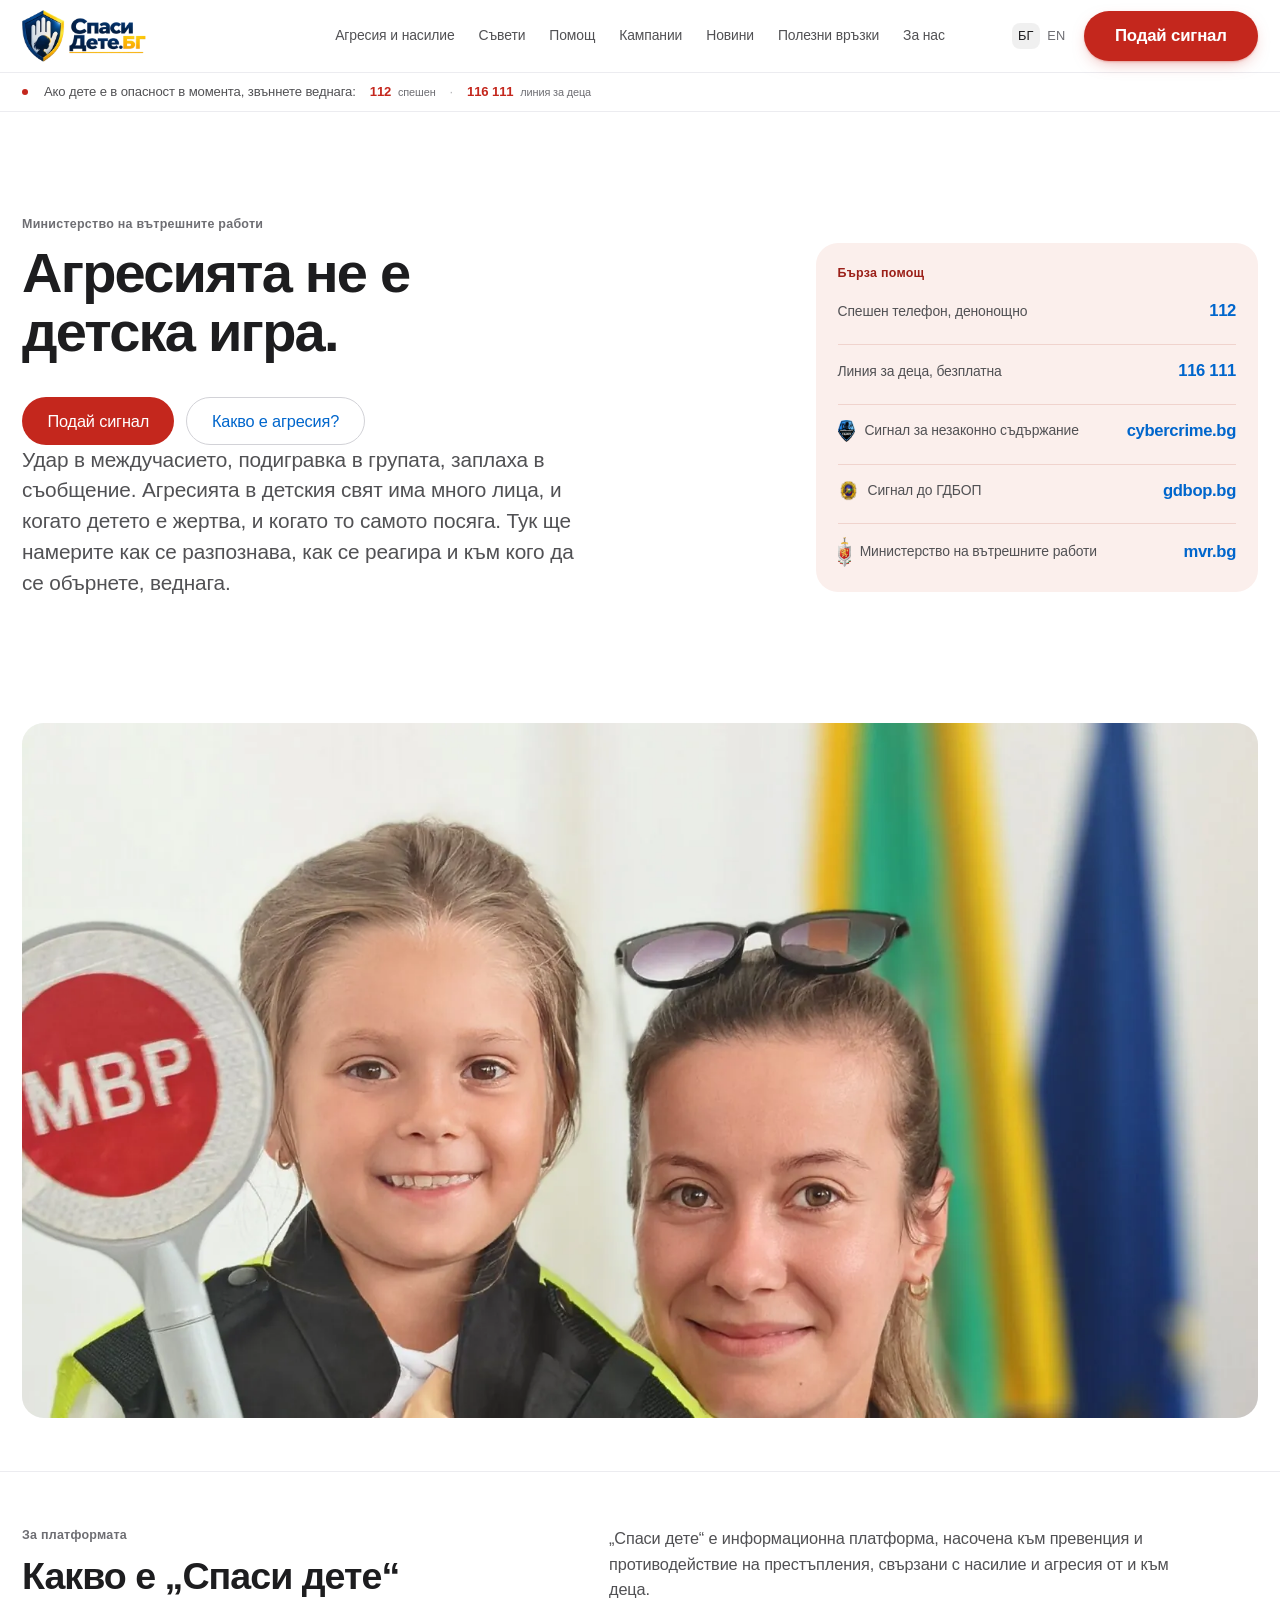
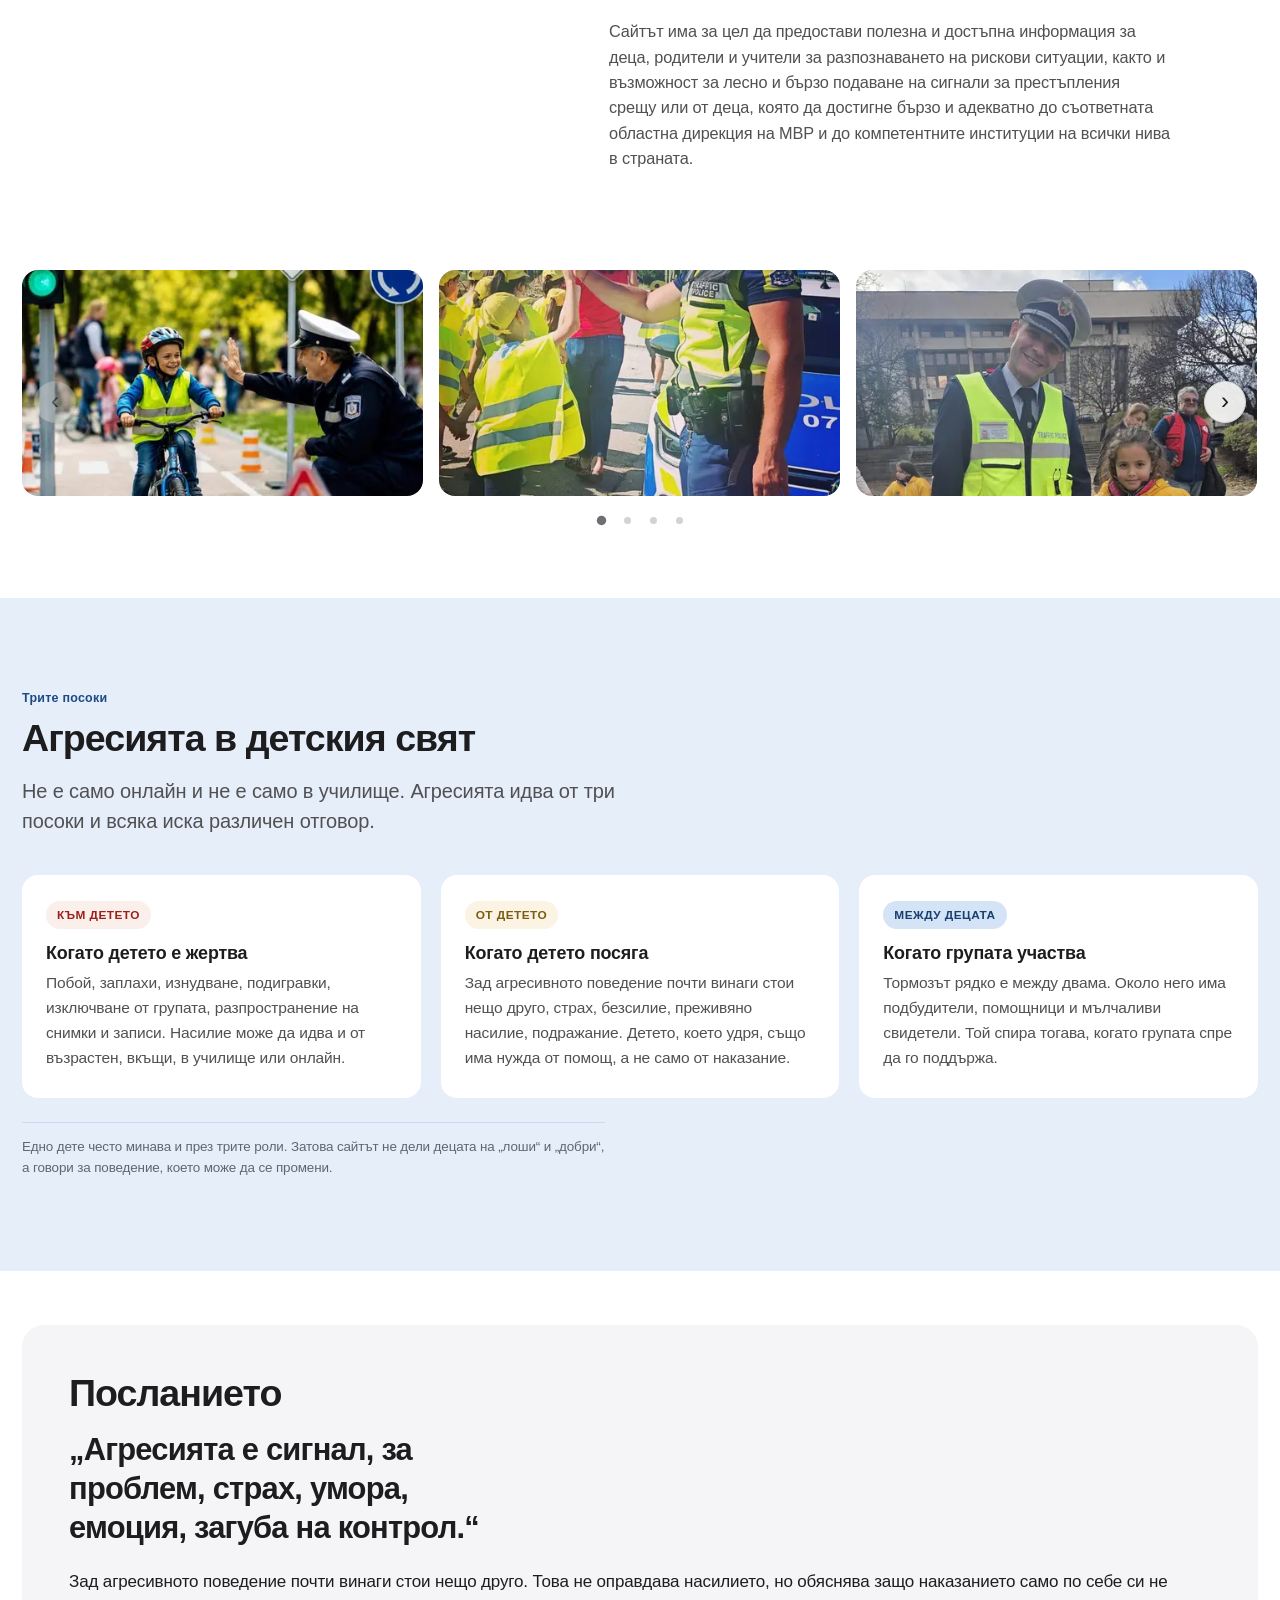
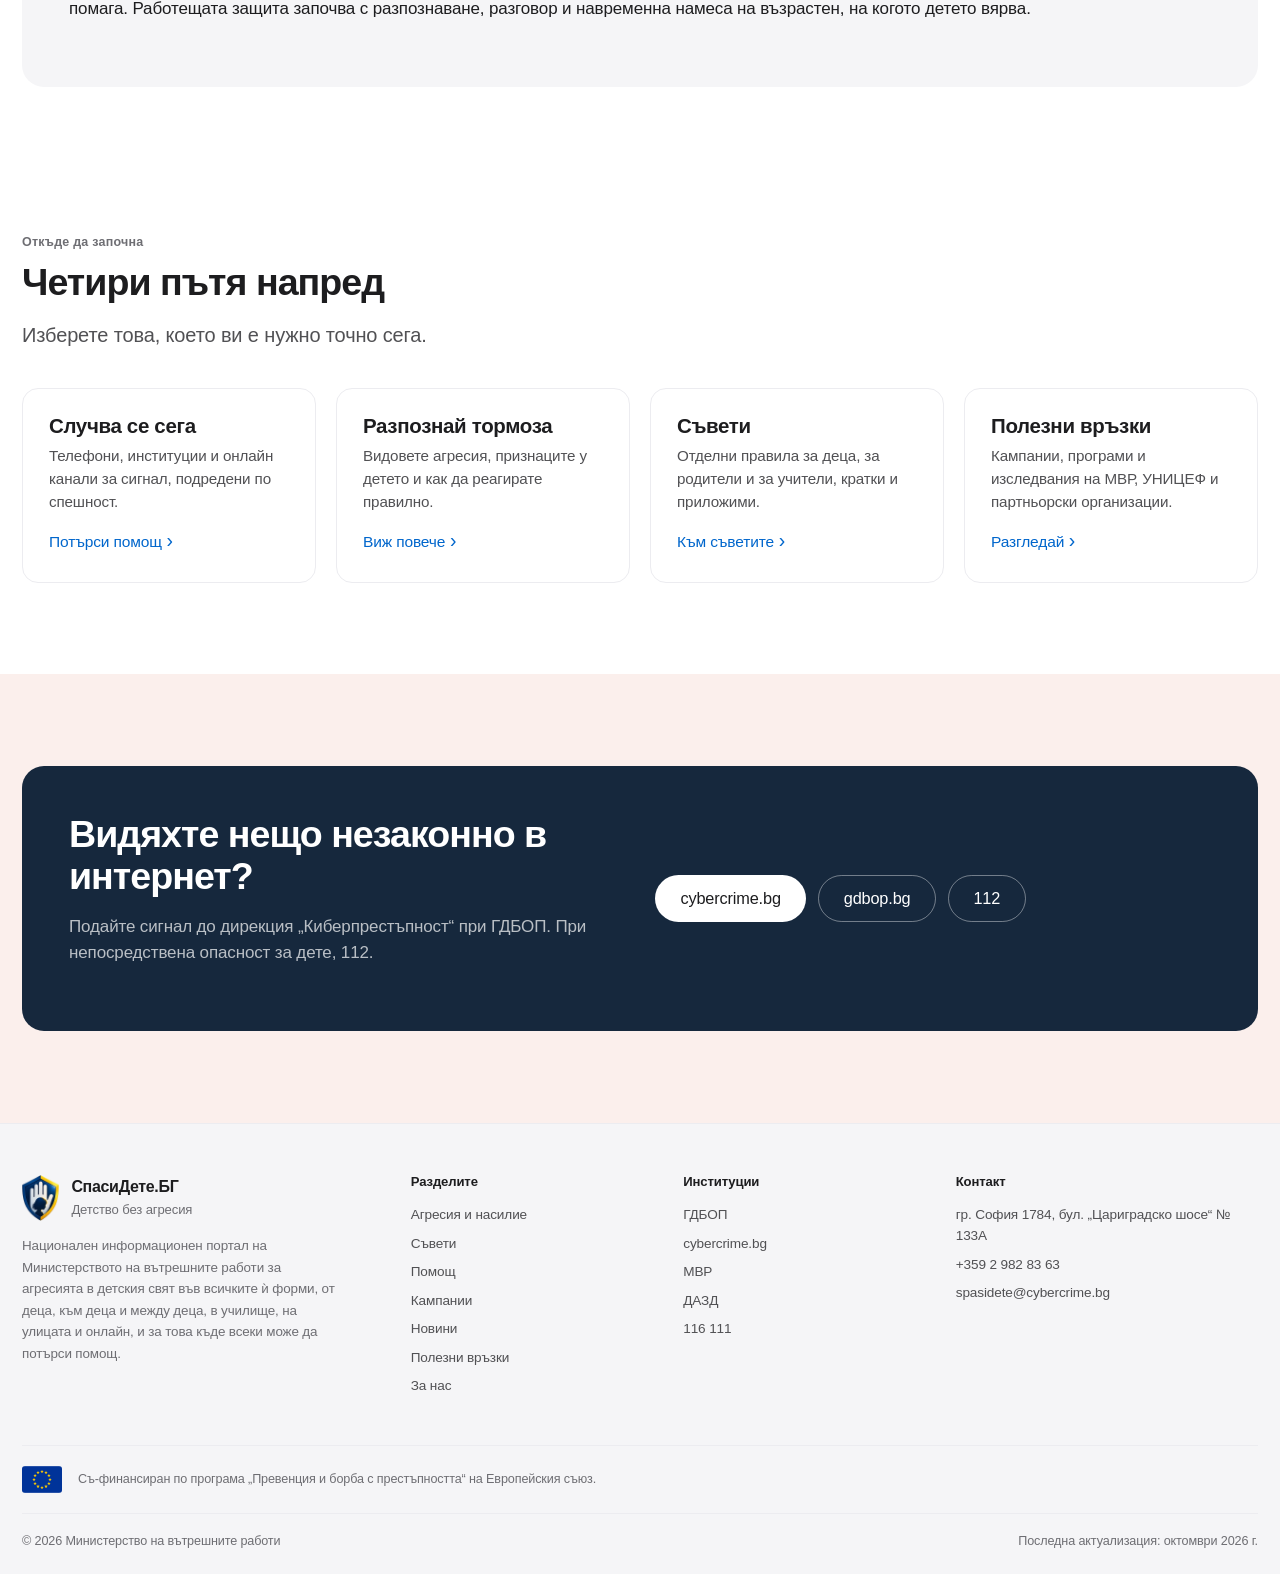
<file: index.html>
<!DOCTYPE html>
<html lang="bg" data-lang="bg">
<head>
<meta charset="utf-8">
<meta name="viewport" content="width=device-width, initial-scale=1, viewport-fit=cover">
<title data-title-bg="СпасиДете.БГ, агресията в детския свят и къде да потърсим помощ" data-title-en="SpasiDete.BG — aggression in the world of children and where to seek help">СпасиДете.БГ, агресията в детския свят и къде да потърсим помощ</title>
<meta name="description" data-desc-bg="Национален портал на МВР за агресията в детския свят, от деца, към деца и между деца, в училище, на улицата и онлайн: как се разпознава, как се реагира, съвети за деца, родители и учители, телефони за помощ и подаване на сигнал." data-desc-en="The Bulgarian Ministry of Interior’s national portal on aggression in the world of children — by children, against children and between children, at school, in the street and online: how to recognise it, how to respond, advice for children, parents and teachers, helplines and reporting channels." content="Национален портал на МВР за агресията в детския свят, от деца, към деца и между деца, в училище, на улицата и онлайн: как се разпознава, как се реагира, съвети за деца, родители и учители, телефони за помощ и подаване на сигнал.">
<meta name="theme-color" content="#0a1f38">
<meta name="referrer" content="strict-origin-when-cross-origin">
<meta http-equiv="Content-Security-Policy" content="default-src 'self'; base-uri 'self'; form-action 'none'; object-src 'none'; img-src 'self' data: https://i.ytimg.com https://i9.ytimg.com; style-src 'self' 'unsafe-inline'; script-src 'self' 'unsafe-inline'; frame-src https://www.youtube-nocookie.com https://www.youtube.com; connect-src 'self'">
<meta property="og:type" content="website">
<meta property="og:site_name" content="СпасиДете.БГ">
<meta property="og:title" content="СпасиДете.БГ, агресията в детския свят и къде да потърсим помощ">
<meta property="og:description" content="Национален портал на МВР за агресията в детския свят, от деца, към деца и между деца, в училище, на улицата и онлайн: как се разпознава, как се реагира, съвети за деца, родители и учители, телефони за помощ и подаване на сигнал.">
<meta property="og:locale" content="bg_BG">
<meta property="og:locale:alternate" content="en_GB">
<meta property="og:url" content="https://cyb3r-pony.github.io/spasidete.bg/">
<meta property="og:image" content="https://cyb3r-pony.github.io/spasidete.bg/assets/img/og-image.jpg">
<meta property="og:image:width" content="1200">
<meta property="og:image:height" content="630">
<meta property="og:image:alt" content="СпасиДете.БГ, агресията в детския свят">
<meta name="twitter:card" content="summary_large_image">
<link rel="canonical" href="https://cyb3r-pony.github.io/spasidete.bg/">
<link rel="icon" href="favicon.ico" sizes="16x16 24x24 32x32 48x48 64x64">
<link rel="icon" href="assets/img/icon-32.png" sizes="32x32" type="image/png">
<link rel="icon" href="assets/img/icon-192.png" sizes="192x192" type="image/png">
<link rel="apple-touch-icon" href="apple-touch-icon.png">
<link rel="mask-icon" href="assets/img/mask-icon.svg" color="#1d4e89">
<link rel="stylesheet" href="assets/css/style.css">
<link rel="preload" as="image" fetchpriority="high" href="assets/img/photos/hero.jpg" imagesrcset="assets/img/photos/hero-sm.webp 800w, assets/img/photos/hero.webp 1600w" imagesizes="(max-width: 1320px) 94vw, 1236px">
<script>
  /* Задава езика преди рисуване, за да няма премигване.
     Sets the language before paint so there is no flash. */
  (function () {
    try {
      var p = new URLSearchParams(location.search).get('lang');
      var l = (p === 'bg' || p === 'en') ? p : (localStorage.getItem('sd-lang') || 'bg');
      document.documentElement.setAttribute('data-lang', l);
      document.documentElement.setAttribute('lang', l);
    } catch (e) {}
  })();
</script>
</head>
<body>
<a class="skip-link" href="#main"><span lang="bg">Към основното съдържание</span><span lang="en">Skip to main content</span></a>

<header class="nav">
  <div class="wrap nav__inner">
    <a class="brand" href="index.html" aria-label="СпасиДете.БГ, начало / home">
      <picture><source type="image/webp" srcset="assets/img/logo-spasidete.webp"><img src="assets/img/logo-spasidete.png" alt="СпасиДете.БГ, превенция, защита, подкрепа" width="382" height="160" decoding="async" class="brand__mark"></picture>
    </a>

    <nav class="nav__links" id="mainnav" aria-label="Основна навигация / Main navigation">
      <ul>
        <li><a href="bullying.html"><span lang="bg">Агресия и насилие</span><span lang="en">Aggression &amp; violence</span></a></li>
        <li><a href="advice.html"><span lang="bg">Съвети</span><span lang="en">Advice</span></a></li>
        <li><a href="help.html"><span lang="bg">Помощ</span><span lang="en">Help</span></a></li>
        <li><a href="campaigns.html"><span lang="bg">Кампании</span><span lang="en">Campaigns</span></a></li>
        <li><a href="news.html"><span lang="bg">Новини</span><span lang="en">News</span></a></li>
        <li><a href="resources.html"><span lang="bg">Полезни връзки</span><span lang="en">Useful links</span></a></li>
        <li><a href="about.html"><span lang="bg">За нас</span><span lang="en">About</span></a></li>
        <li class="nav__extra"><a href="contact.html"><span lang="bg">Контакти</span><span lang="en">Contact</span></a></li>
      </ul>
    </nav>

    <div class="nav__actions">
      <div class="langswitch" role="group" aria-label="Език / Language">
        <button type="button" data-lang="bg" aria-pressed="true">БГ</button>
        <button type="button" data-lang="en" aria-pressed="false">EN</button>
      </div>
      <a class="btn btn--danger btn--sm btn--report" href="report.html"><span lang="bg"><span class="lbl-full">Подай сигнал</span><span class="lbl-short">Сигнал</span></span><span lang="en"><span class="lbl-full">Report</span><span class="lbl-short">Report</span></span></a>
      <button class="navtoggle" type="button" aria-expanded="false" aria-controls="mainnav" aria-label="Меню / Menu"><span></span></button>
    </div>
  </div>
</header>

<div class="urgent">
  <div class="wrap urgent__inner">
    <span class="urgent__dot" aria-hidden="true"></span>
    <b lang="bg">Ако дете е в опасност в момента, звъннете веднага:</b><b lang="en">If a child is in danger right now, call immediately:</b>
    <a href="tel:112">112 <small><span lang="bg">спешен</span><span lang="en">emergency</span></small></a>
    <span class="sep" aria-hidden="true">·</span>
    <a href="tel:116111">116 111 <small><span lang="bg">линия за деца</span><span lang="en">child line</span></small></a>
  </div>
</div>

<main id="main">

<section class="hero">
  <div class="wrap hero__inner">
    <div>
      <span class="eyebrow"><span lang="bg">Министерство на вътрешните работи</span><span lang="en">Ministry of Interior of the Republic of Bulgaria</span></span>
      <h1 lang="bg">Агресията не е детска игра.</h1><h1 lang="en">Aggression is not child’s play.</h1>
      <div class="btn-row hero__actions">
        <a class="btn btn--lg btn--danger" href="report.html"><span lang="bg">Подай сигнал</span><span lang="en">File a report</span></a>
        <a class="btn btn--lg btn--ghost" href="bullying.html#types"><span lang="bg">Какво е агресия?</span><span lang="en">What is aggression?</span></a>
      </div>
      <p lang="bg" class="lede">Удар в междучасието, подигравка в групата, заплаха в съобщение. Агресията в детския свят има много лица, и когато детето е жертва, и когато то самото посяга. Тук ще намерите как се разпознава, как се реагира и към кого да се обърнете, веднага.</p><p lang="en" class="lede">A blow at break time, mockery in the group chat, a threat in a message. Aggression in the world of children has many faces — when a child is the victim, and when a child is the one lashing out. Here you will find how to recognise it, how to respond and whom to turn to — straight away.</p>
    </div>
    <aside class="hero__panel">
      <h2 lang="bg">Бърза помощ</h2><h2 lang="en">Quick help</h2>
      <ul>
        <li><a href="tel:112"><span><span class="lbl"><span lang="bg">Спешен телефон, денонощно</span><span lang="en">Emergency number, 24/7</span></span></span><span class="num">112</span></a></li>
        <li><a href="tel:116111"><span><span class="lbl"><span lang="bg">Линия за деца, безплатна</span><span lang="en">Child helpline, free</span></span></span><span class="num">116 111</span></a></li>
        <li><a href="https://www.cybercrime.bg/" target="_blank" rel="noopener"><span class="hp-lbl"><picture><source type="image/webp" srcset="assets/img/cybercrime-gdbop-sm.webp 192w, assets/img/cybercrime-gdbop.webp 341w" sizes="64px"><img src="assets/img/cybercrime-gdbop-sm.png" srcset="assets/img/cybercrime-gdbop-sm.png 192w, assets/img/cybercrime-gdbop.png 341w" sizes="64px" alt="" width="192" height="236" decoding="async" class="hp-emblem"></picture><span class="lbl"><span lang="bg">Сигнал за незаконно съдържание</span><span lang="en">Report illegal content</span></span></span><span class="num">cybercrime.bg</span></a></li>
        <li><a href="https://gdbop.bg/" target="_blank" rel="noopener"><span class="hp-lbl"><picture><source type="image/webp" srcset="assets/img/gdbop-mvr-sm.webp 192w, assets/img/gdbop-mvr.webp 256w" sizes="64px"><img src="assets/img/gdbop-mvr-sm.png" srcset="assets/img/gdbop-mvr-sm.png 192w, assets/img/gdbop-mvr.png 256w" sizes="64px" alt="" width="192" height="192" decoding="async" class="hp-emblem hp-emblem--round"></picture><span class="lbl"><span lang="bg">Сигнал до ГДБОП</span><span lang="en">Report to GDBOP</span></span></span><span class="num">gdbop.bg</span></a></li>
        <li><a href="https://www.mvr.bg/" target="_blank" rel="noopener"><span class="hp-lbl"><picture><source type="image/webp" srcset="assets/img/mvr.webp"><img src="assets/img/mvr.png" alt="" width="192" height="438" decoding="async" class="hp-emblem hp-emblem--tall"></picture><span class="lbl"><span lang="bg">Министерство на вътрешните работи</span><span lang="en">Ministry of Interior</span></span></span><span class="num">mvr.bg</span></a></li>
      </ul>
    </aside>
  </div>
  <div class="wrap">
    <figure class="heroshot"><picture><source type="image/webp" srcset="assets/img/photos/hero-xs.webp 480w, assets/img/photos/hero-sm.webp 800w, assets/img/photos/hero-md.webp 960w, assets/img/photos/hero.webp 1600w" sizes="(max-width: 1320px) 94vw, 1236px"><img src="assets/img/photos/hero.jpg" srcset="assets/img/photos/hero-xs.jpg 480w, assets/img/photos/hero-sm.jpg 800w, assets/img/photos/hero-md.jpg 960w, assets/img/photos/hero.jpg 1600w" sizes="(max-width: 1320px) 94vw, 1236px" alt="Полицейска служителка и дете със знак на МВР" width="1600" height="900" decoding="async" fetchpriority="high"></picture></figure>
  </div>
</section>

<section class="section section--tight">
  <div class="wrap">
    <div class="platform">
      <div>
        <span class="eyebrow"><span lang="bg">За платформата</span><span lang="en">About the platform</span></span>
        <h2 lang="bg">Какво е „Спаси дете“</h2><h2 lang="en">What “Save a child” is</h2>
      </div>
      <div><p lang="bg">„Спаси дете“ е информационна платформа, насочена към превенция и противодействие на престъпления, свързани с насилие и агресия от и към деца.</p><p lang="en">“Save a child” is an information platform for preventing and countering crimes involving violence and aggression by and against children.</p><p lang="bg">Сайтът има за цел да предостави полезна и достъпна информация за деца, родители и учители за разпознаването на рискови ситуации, както и възможност за лесно и бързо подаване на сигнали за престъпления срещу или от деца, която да достигне бързо и адекватно до съответната областна дирекция на МВР и до компетентните институции на всички нива в страната.</p><p lang="en">The site sets out to give children, parents and teachers useful and accessible information for recognising situations of risk, together with a straightforward and fast way of reporting crimes against or by children, so that the report reaches the relevant regional directorate of the Ministry of Interior and the competent institutions at every level in the country quickly and appropriately.</p></div>
    </div>
  </div>
</section>

<section class="section--carousel">
  <div class="wrap">
    <div class="carousel" role="group" data-carousel aria-roledescription="carousel" aria-label="Снимки от дейностите / Photos from the activities">
      <div class="carousel__track" id="car-track">
        <div class="slide"><picture><source type="image/webp" srcset="assets/img/photos/slide-1-velosiped-xs.webp 480w, assets/img/photos/slide-1-velosiped-sm.webp 800w, assets/img/photos/slide-1-velosiped-md.webp 960w, assets/img/photos/slide-1-velosiped.webp 1600w" sizes="(max-width: 760px) 92vw, (max-width: 1100px) 46vw, 31vw"><img src="assets/img/photos/slide-1-velosiped.jpg" srcset="assets/img/photos/slide-1-velosiped-xs.jpg 480w, assets/img/photos/slide-1-velosiped-sm.jpg 800w, assets/img/photos/slide-1-velosiped-md.jpg 960w, assets/img/photos/slide-1-velosiped.jpg 1600w" sizes="(max-width: 760px) 92vw, (max-width: 1100px) 46vw, 31vw" alt="Полицейски служител поздравява дете на велосипед на площадка за пътна безопасност" width="1600" height="900" decoding="async" fetchpriority="high"></picture></div><div class="slide"><picture><source type="image/webp" srcset="assets/img/photos/slide-2-petichka-xs.webp 480w, assets/img/photos/slide-2-petichka-sm.webp 800w, assets/img/photos/slide-2-petichka-md.webp 960w, assets/img/photos/slide-2-petichka.webp 1600w" sizes="(max-width: 760px) 92vw, (max-width: 1100px) 46vw, 31vw"><img src="assets/img/photos/slide-2-petichka.jpg" srcset="assets/img/photos/slide-2-petichka-xs.jpg 480w, assets/img/photos/slide-2-petichka-sm.jpg 800w, assets/img/photos/slide-2-petichka-md.jpg 960w, assets/img/photos/slide-2-petichka.jpg 1600w" sizes="(max-width: 760px) 92vw, (max-width: 1100px) 46vw, 31vw" alt="Деца в светлоотразителни жилетки поздравяват полицейски служител" width="1600" height="900" decoding="async" loading="lazy"></picture></div><div class="slide"><picture><source type="image/webp" srcset="assets/img/photos/slide-3-dete-policay-xs.webp 480w, assets/img/photos/slide-3-dete-policay-sm.webp 800w, assets/img/photos/slide-3-dete-policay-md.webp 960w, assets/img/photos/slide-3-dete-policay.webp 1600w" sizes="(max-width: 760px) 92vw, (max-width: 1100px) 46vw, 31vw"><img src="assets/img/photos/slide-3-dete-policay.jpg" srcset="assets/img/photos/slide-3-dete-policay-xs.jpg 480w, assets/img/photos/slide-3-dete-policay-sm.jpg 800w, assets/img/photos/slide-3-dete-policay-md.jpg 960w, assets/img/photos/slide-3-dete-policay.jpg 1600w" sizes="(max-width: 760px) 92vw, (max-width: 1100px) 46vw, 31vw" alt="Полицейски служител с дете по време на кампания" width="1600" height="900" decoding="async" loading="lazy"></picture></div><div class="slide"><picture><source type="image/webp" srcset="assets/img/photos/slide-4-dvorec-xs.webp 480w, assets/img/photos/slide-4-dvorec-sm.webp 768w, assets/img/photos/slide-4-dvorec-md.webp 960w, assets/img/photos/slide-4-dvorec.webp 1536w" sizes="(max-width: 760px) 92vw, (max-width: 1100px) 46vw, 31vw"><img src="assets/img/photos/slide-4-dvorec.jpg" srcset="assets/img/photos/slide-4-dvorec-xs.jpg 480w, assets/img/photos/slide-4-dvorec-sm.jpg 768w, assets/img/photos/slide-4-dvorec-md.jpg 960w, assets/img/photos/slide-4-dvorec.jpg 1536w" sizes="(max-width: 760px) 92vw, (max-width: 1100px) 46vw, 31vw" alt="Полицейски служители с деца пред Националния дворец на децата" width="1536" height="864" decoding="async" loading="lazy"></picture></div><div class="slide"><picture><source type="image/webp" srcset="assets/img/photos/slide-5-prehod-xs.webp 480w, assets/img/photos/slide-5-prehod-sm.webp 800w, assets/img/photos/slide-5-prehod-md.webp 960w, assets/img/photos/slide-5-prehod.webp 1600w" sizes="(max-width: 760px) 92vw, (max-width: 1100px) 46vw, 31vw"><img src="assets/img/photos/slide-5-prehod.jpg" srcset="assets/img/photos/slide-5-prehod-xs.jpg 480w, assets/img/photos/slide-5-prehod-sm.jpg 800w, assets/img/photos/slide-5-prehod-md.jpg 960w, assets/img/photos/slide-5-prehod.jpg 1600w" sizes="(max-width: 760px) 92vw, (max-width: 1100px) 46vw, 31vw" alt="Полицейски служители помагат на деца на пешеходна пътека" width="1600" height="900" decoding="async" loading="lazy"></picture></div><div class="slide"><picture><source type="image/webp" srcset="assets/img/photos/slide-6-poligon-xs.webp 480w, assets/img/photos/slide-6-poligon-sm.webp 800w, assets/img/photos/slide-6-poligon-md.webp 960w, assets/img/photos/slide-6-poligon.webp 1600w" sizes="(max-width: 760px) 92vw, (max-width: 1100px) 46vw, 31vw"><img src="assets/img/photos/slide-6-poligon.jpg" srcset="assets/img/photos/slide-6-poligon-xs.jpg 480w, assets/img/photos/slide-6-poligon-sm.jpg 800w, assets/img/photos/slide-6-poligon-md.jpg 960w, assets/img/photos/slide-6-poligon.jpg 1600w" sizes="(max-width: 760px) 92vw, (max-width: 1100px) 46vw, 31vw" alt="Деца на обучителен полигон по безопасност на движението" width="1600" height="900" decoding="async" loading="lazy"></picture></div>
      </div>
      <button class="carousel__btn carousel__btn--prev" type="button" data-car="prev" aria-label="Предишна снимка / Previous photo">&#8249;</button>
      <button class="carousel__btn carousel__btn--next" type="button" data-car="next" aria-label="Следваща снимка / Next photo">&#8250;</button>
      <div class="carousel__dots" role="tablist" aria-label="Избор на снимка / Choose a photo"></div>
    </div>
  </div>
</section>

<section class="section section--sky">
  <div class="wrap">
    <div class="section-head">
      <span class="eyebrow"><span lang="bg">Трите посоки</span><span lang="en">The three directions</span></span>
      <h2 lang="bg">Агресията в детския свят</h2><h2 lang="en">Aggression in the world of children</h2>
      <p lang="bg" class="lede">Не е само онлайн и не е само в училище. Агресията идва от три посоки и всяка иска различен отговор.</p><p lang="en" class="lede">It is not only online and not only at school. Aggression comes from three directions, and each calls for a different answer.</p>
    </div>
    <div class="grid grid--3">
      <div class="facet facet--to">
        <span class="facet__tag"><span lang="bg">Към детето</span><span lang="en">Against a child</span></span>
        <h3 lang="bg">Когато детето е жертва</h3><h3 lang="en">When the child is the victim</h3><p lang="bg">Побой, заплахи, изнудване, подигравки, изключване от групата, разпространение на снимки и записи. Насилие може да идва и от възрастен, вкъщи, в училище или онлайн.</p><p lang="en">Beatings, threats, extortion, mockery, exclusion from the group, the spreading of photos and recordings. Violence can also come from an adult — at home, at school or online.</p>
      </div>
      <div class="facet facet--from">
        <span class="facet__tag"><span lang="bg">От детето</span><span lang="en">By a child</span></span>
        <h3 lang="bg">Когато детето посяга</h3><h3 lang="en">When the child lashes out</h3><p lang="bg">Зад агресивното поведение почти винаги стои нещо друго, страх, безсилие, преживяно насилие, подражание. Детето, което удря, също има нужда от помощ, а не само от наказание.</p><p lang="en">There is almost always something behind aggressive behaviour — fear, powerlessness, violence already experienced, imitation. The child who hits needs help too, not only punishment.</p>
      </div>
      <div class="facet facet--between">
        <span class="facet__tag"><span lang="bg">Между децата</span><span lang="en">Between children</span></span>
        <h3 lang="bg">Когато групата участва</h3><h3 lang="en">When the group takes part</h3><p lang="bg">Тормозът рядко е между двама. Около него има подбудители, помощници и мълчаливи свидетели. Той спира тогава, когато групата спре да го поддържа.</p><p lang="en">Bullying is rarely between two people. Around it there are instigators, assistants and silent witnesses. It stops when the group stops sustaining it.</p>
      </div>
    </div>
    <p class="note" style="margin-top:24px"><span lang="bg">Едно дете често минава и през трите роли. Затова сайтът не дели децата на „лоши“ и „добри“, а говори за поведение, което може да се промени.</span><span lang="en">One child often passes through all three roles. That is why this site does not divide children into “bad” and “good”, but speaks about behaviour that can change.</span></p>
  </div>
</section>

<section class="section section--tight">
  <div class="wrap">
    <div class="callout callout--amber">
      <h2 lang="bg">Посланието</h2><h2 lang="en">The message</h2>
      <blockquote><span lang="bg">„Агресията е сигнал, за проблем, страх, умора, емоция, загуба на контрол.“</span><span lang="en">“Aggression is a signal — of a problem, of fear, of exhaustion, of emotion, of a loss of control.”</span></blockquote>
      <p lang="bg">Зад агресивното поведение почти винаги стои нещо друго. Това не оправдава насилието, но обяснява защо наказанието само по себе си не помага. Работещата защита започва с разпознаване, разговор и навременна намеса на възрастен, на когото детето вярва.</p><p lang="en">There is almost always something else behind aggressive behaviour. That does not excuse violence — but it explains why punishment on its own does not help. Effective protection starts with recognition, conversation and the timely involvement of an adult the child trusts.</p>
    </div>
  </div>
</section>

<section class="section">
  <div class="wrap">
    <div class="section-head">
      <span class="eyebrow"><span lang="bg">Откъде да започна</span><span lang="en">Where to start</span></span>
      <h2 lang="bg">Четири пътя напред</h2><h2 lang="en">Four ways forward</h2>
      <p lang="bg" class="lede">Изберете това, което ви е нужно точно сега.</p><p lang="en" class="lede">Choose what you need right now.</p>
    </div>
    <div class="grid grid--4">
      <a class="card card--link card--action" href="help.html#linii">
        <h3 lang="bg">Случва се сега</h3><h3 lang="en">It’s happening now</h3><p lang="bg">Телефони, институции и онлайн канали за сигнал, подредени по спешност.</p><p lang="en">Phone numbers, institutions and online reporting channels — ordered by urgency.</p>
        <span class="tlink"><span lang="bg">Потърси помощ</span><span lang="en">Get help</span></span>
      </a>
      <a class="card card--link card--action" href="bullying.html#types">
        <h3 lang="bg">Разпознай тормоза</h3><h3 lang="en">Recognise bullying</h3><p lang="bg">Видовете агресия, признаците у детето и как да реагирате правилно.</p><p lang="en">The types of aggression, the signs in a child and how to respond properly.</p>
        <span class="tlink"><span lang="bg">Виж повече</span><span lang="en">Learn more</span></span>
      </a>
      <a class="card card--link card--action" href="advice.html#roli">
        <h3 lang="bg">Съвети</h3><h3 lang="en">Advice</h3><p lang="bg">Отделни правила за деца, за родители и за учители, кратки и приложими.</p><p lang="en">Separate rules for children, parents and teachers — short and usable.</p>
        <span class="tlink"><span lang="bg">Към съветите</span><span lang="en">See the advice</span></span>
      </a>
      <a class="card card--link card--action" href="resources.html#vrazki">
        <h3 lang="bg">Полезни връзки</h3><h3 lang="en">Useful links</h3><p lang="bg">Кампании, програми и изследвания на МВР, УНИЦЕФ и партньорски организации.</p><p lang="en">Campaigns, programmes and research by the Ministry of Interior, UNICEF and partner organisations.</p>
        <span class="tlink"><span lang="bg">Разгледай</span><span lang="en">Browse</span></span>
      </a>
    </div>
  </div>
</section>

<section class="section section--rose">
  <div class="wrap">
    <div class="callout callout--navy">
      <div class="grid grid--2" style="align-items:center;gap:30px">
        <div>
          <h2 lang="bg">Видяхте нещо незаконно в интернет?</h2><h2 lang="en">Seen something illegal online?</h2>
          <p lang="bg">Подайте сигнал до дирекция „Киберпрестъпност“ при ГДБОП. При непосредствена опасност за дете, 112.</p><p lang="en">Report it to the Cybercrime Directorate at GDBOP. If a child is in immediate danger — call 112.</p>
        </div>
        <div class="btn-row">
          <a class="btn btn--light btn--lg" href="https://www.cybercrime.bg/" target="_blank" rel="noopener">cybercrime.bg</a>
          <a class="btn btn--outline-light btn--lg" href="https://gdbop.bg/" target="_blank" rel="noopener">gdbop.bg</a>
          <a class="btn btn--outline-light btn--lg" href="tel:112">112</a>
        </div>
      </div>
    </div>
  </div>
</section>
</main>

<footer class="footer">
  <div class="wrap">
    <div class="footer__grid">
      <div>
        <div class="footer__brand">
          <picture><source type="image/webp" srcset="assets/img/logo-mark.webp"><img src="assets/img/logo-mark.png" alt="" width="156" height="192" decoding="async" loading="lazy" class="footer__mark"></picture>
          <span>
            <strong>СпасиДете.БГ</strong>
            <span lang="bg">Детство без агресия</span><span lang="en">A childhood without aggression</span>
          </span>
        </div>
        <p lang="bg">Национален информационен портал на Министерството на вътрешните работи за агресията в детския свят във всичките ѝ форми, от деца, към деца и между деца, в училище, на улицата и онлайн, и за това къде всеки може да потърси помощ.</p><p lang="en">A national information portal of the Ministry of Interior on aggression in the world of children in all its forms — by children, against children and between children, at school, in the street and online — and on where anyone can seek help.</p>
      </div>
      <div>
        <h2 lang="bg">Разделите</h2><h2 lang="en">Sections</h2>
        <ul><li><a href="bullying.html"><span lang="bg">Агресия и насилие</span><span lang="en">Aggression &amp; violence</span></a></li><li><a href="advice.html"><span lang="bg">Съвети</span><span lang="en">Advice</span></a></li><li><a href="help.html"><span lang="bg">Помощ</span><span lang="en">Help</span></a></li><li><a href="campaigns.html"><span lang="bg">Кампании</span><span lang="en">Campaigns</span></a></li><li><a href="news.html"><span lang="bg">Новини</span><span lang="en">News</span></a></li><li><a href="resources.html"><span lang="bg">Полезни връзки</span><span lang="en">Useful links</span></a></li><li><a href="about.html"><span lang="bg">За нас</span><span lang="en">About</span></a></li></ul>
      </div>
      <div>
        <h2 lang="bg">Институции</h2><h2 lang="en">Institutions</h2>
        <ul>
          <li><a href="https://gdbop.bg/" target="_blank" rel="noopener">ГДБОП</a></li>
          <li><a href="https://www.cybercrime.bg/" target="_blank" rel="noopener">cybercrime.bg</a></li>
          <li><a href="https://www.mvr.bg/" target="_blank" rel="noopener">МВР</a></li>
          <li><a href="https://sacp.government.bg/" target="_blank" rel="noopener">ДАЗД</a></li>
          <li><a href="https://116111.bg/" target="_blank" rel="noopener">116 111</a></li>
        </ul>
      </div>
      <div>
        <h2 lang="bg">Контакт</h2><h2 lang="en">Contact</h2>
        <ul>
          <li><span lang="bg">гр. София 1784, бул. „Цариградско шосе“ № 133А</span><span lang="en">133A Tsarigradsko shose Blvd., Sofia 1784, Bulgaria</span></li>
          <li><a href="tel:+35929828363">+359 2 982 83 63</a></li>
          <li><a href="mailto:spasidete@cybercrime.bg">spasidete@cybercrime.bg</a></li>
        </ul>
      </div>
    </div>

    <div class="footer__eu">
      <svg class="eu-flag" viewBox="0 0 90 60" role="img" aria-label="Европейски съюз / European Union"><rect width="90" height="60" fill="#039"/><g fill="#FC0"><polygon points="45.00,7.80 46.00,10.62 48.99,10.70 46.62,12.53 47.47,15.40 45.00,13.70 42.53,15.40 43.38,12.53 41.01,10.70 44.00,10.62"/><polygon points="54.00,10.21 55.00,13.04 57.99,13.11 55.62,14.94 56.47,17.81 54.00,16.11 51.53,17.81 52.38,14.94 50.01,13.11 53.00,13.04"/><polygon points="60.59,16.80 61.59,19.62 64.58,19.70 62.21,21.53 63.06,24.40 60.59,22.70 58.12,24.40 58.97,21.53 56.59,19.70 59.59,19.62"/><polygon points="63.00,25.80 64.00,28.62 66.99,28.70 64.62,30.53 65.47,33.40 63.00,31.70 60.53,33.40 61.38,30.53 59.01,28.70 62.00,28.62"/><polygon points="60.59,34.80 61.59,37.62 64.58,37.70 62.21,39.53 63.06,42.40 60.59,40.70 58.12,42.40 58.97,39.53 56.59,37.70 59.59,37.62"/><polygon points="54.00,41.39 55.00,44.21 57.99,44.29 55.62,46.11 56.47,48.99 54.00,47.29 51.53,48.99 52.38,46.11 50.01,44.29 53.00,44.21"/><polygon points="45.00,43.80 46.00,46.62 48.99,46.70 46.62,48.53 47.47,51.40 45.00,49.70 42.53,51.40 43.38,48.53 41.01,46.70 44.00,46.62"/><polygon points="36.00,41.39 37.00,44.21 39.99,44.29 37.62,46.11 38.47,48.99 36.00,47.29 33.53,48.99 34.38,46.11 32.01,44.29 35.00,44.21"/><polygon points="29.41,34.80 30.41,37.62 33.41,37.70 31.03,39.53 31.88,42.40 29.41,40.70 26.94,42.40 27.79,39.53 25.42,37.70 28.41,37.62"/><polygon points="27.00,25.80 28.00,28.62 30.99,28.70 28.62,30.53 29.47,33.40 27.00,31.70 24.53,33.40 25.38,30.53 23.01,28.70 26.00,28.62"/><polygon points="29.41,16.80 30.41,19.62 33.41,19.70 31.03,21.53 31.88,24.40 29.41,22.70 26.94,24.40 27.79,21.53 25.42,19.70 28.41,19.62"/><polygon points="36.00,10.21 37.00,13.04 39.99,13.11 37.62,14.94 38.47,17.81 36.00,16.11 33.53,17.81 34.38,14.94 32.01,13.11 35.00,13.04"/></g></svg>
      <span>
        <span lang="bg">Съ-финансиран по програма „Превенция и борба с престъпността“ на Европейския съюз.</span><span lang="en">Co-funded by the Prevention of and Fight against Crime Programme of the European Union.</span>
      </span>
    </div>

    <div class="footer__legal">
      <span>&copy; <span data-year>2026</span> <span lang="bg">Министерство на вътрешните работи</span><span lang="en">Ministry of Interior of the Republic of Bulgaria</span></span>
      <span><span lang="bg">Последна актуализация: октомври 2026 г.</span><span lang="en">Last updated: October 2026</span></span>
    </div>
  </div>
</footer>

<button class="totop" type="button" aria-label="Нагоре / Back to top"><svg viewBox="0 0 24 24" width="20" height="20" fill="none" stroke="currentColor" stroke-width="2" stroke-linecap="round" stroke-linejoin="round"><line x1="12" y1="19" x2="12" y2="5"/><polyline points="5 12 12 5 19 12"/></svg></button>
<script src="assets/js/main.js" defer></script>
</body>
</html>
</file>
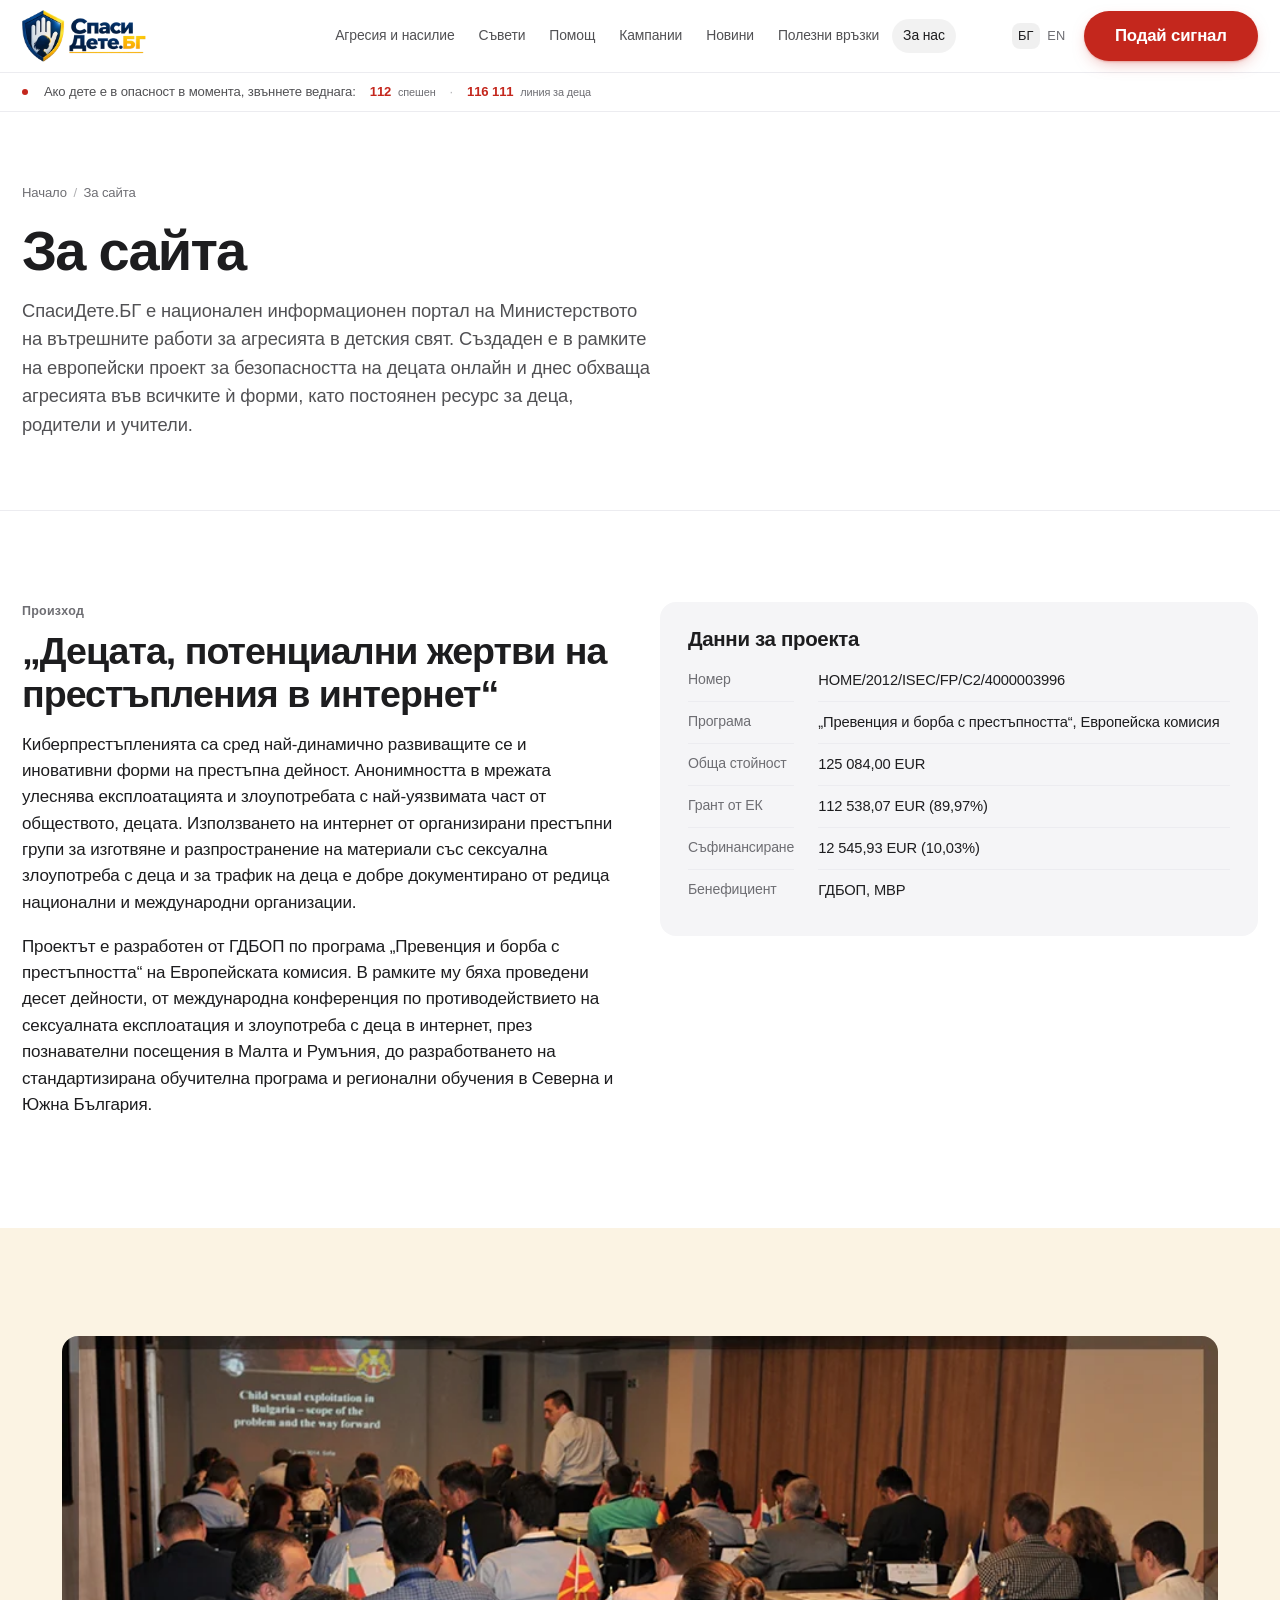
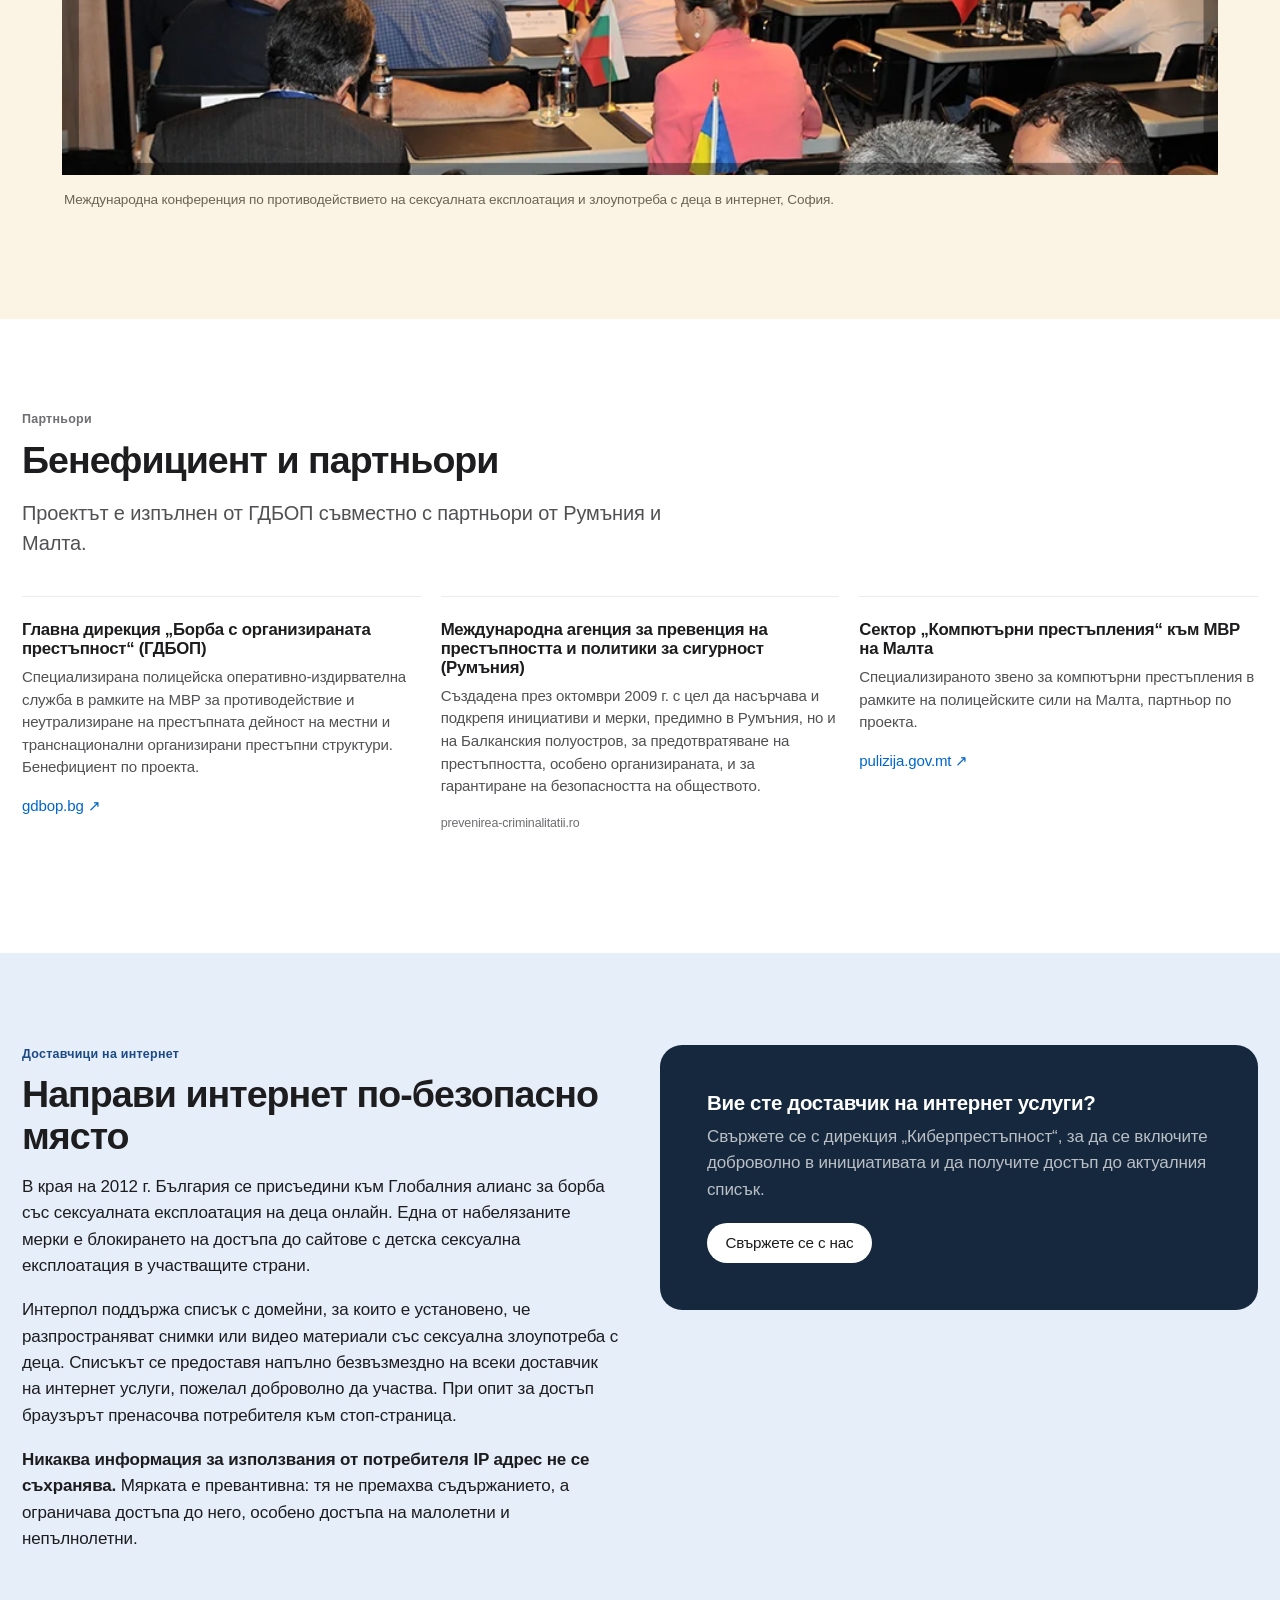
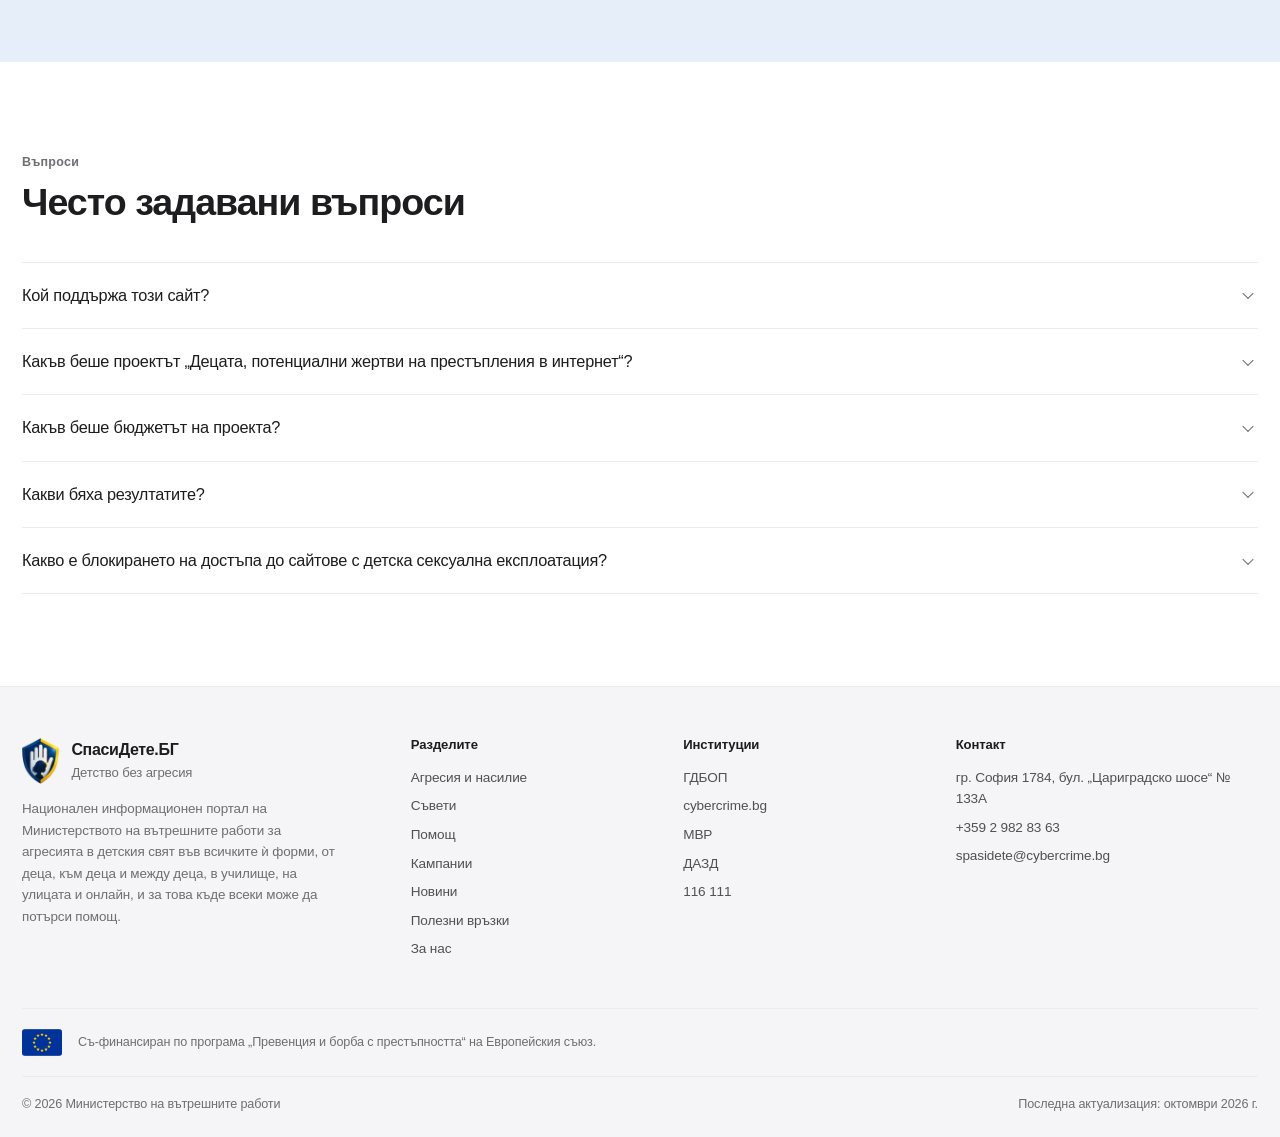
<file: about.html>
<!DOCTYPE html>
<html lang="bg" data-lang="bg">
<head>
<meta charset="utf-8">
<meta name="viewport" content="width=device-width, initial-scale=1, viewport-fit=cover">
<title data-title-bg="За проекта — СпасиДете.БГ" data-title-en="About the project — SpasiDete.BG">За проекта — СпасиДете.БГ</title>
<meta name="description" data-desc-bg="За проекта „Децата, потенциални жертви на престъпления в интернет“ (HOME/2012/ISEC/FP/C2/4000003996), партньорите и инициативата за доставчиците на интернет услуги." data-desc-en="About the project “Children — potential victims of crime on the internet” (HOME/2012/ISEC/FP/C2/4000003996), its partners and the initiative for internet service providers." content="За проекта „Децата, потенциални жертви на престъпления в интернет“ (HOME/2012/ISEC/FP/C2/4000003996), партньорите и инициативата за доставчиците на интернет услуги.">
<meta name="theme-color" content="#0a1f38">
<meta name="referrer" content="strict-origin-when-cross-origin">
<meta http-equiv="Content-Security-Policy" content="default-src 'self'; base-uri 'self'; form-action 'none'; object-src 'none'; img-src 'self' data: https://i.ytimg.com https://i9.ytimg.com; style-src 'self' 'unsafe-inline'; script-src 'self' 'unsafe-inline'; frame-src https://www.youtube-nocookie.com https://www.youtube.com; connect-src 'self'">
<meta property="og:type" content="website">
<meta property="og:site_name" content="СпасиДете.БГ">
<meta property="og:title" content="За проекта — СпасиДете.БГ">
<meta property="og:description" content="За проекта „Децата, потенциални жертви на престъпления в интернет“ (HOME/2012/ISEC/FP/C2/4000003996), партньорите и инициативата за доставчиците на интернет услуги.">
<meta property="og:locale" content="bg_BG">
<meta property="og:locale:alternate" content="en_GB">
<meta property="og:url" content="https://cyb3r-pony.github.io/spasidete.bg/about.html">
<meta property="og:image" content="https://cyb3r-pony.github.io/spasidete.bg/assets/img/og-image.jpg">
<meta property="og:image:width" content="1200">
<meta property="og:image:height" content="630">
<meta property="og:image:alt" content="СпасиДете.БГ, агресията в детския свят">
<meta name="twitter:card" content="summary_large_image">
<link rel="canonical" href="https://cyb3r-pony.github.io/spasidete.bg/about.html">
<link rel="icon" href="favicon.ico" sizes="16x16 24x24 32x32 48x48 64x64">
<link rel="icon" href="assets/img/icon-32.png" sizes="32x32" type="image/png">
<link rel="icon" href="assets/img/icon-192.png" sizes="192x192" type="image/png">
<link rel="apple-touch-icon" href="apple-touch-icon.png">
<link rel="mask-icon" href="assets/img/mask-icon.svg" color="#1d4e89">
<link rel="stylesheet" href="assets/css/style.css">

<script>
  /* Задава езика преди рисуване, за да няма премигване.
     Sets the language before paint so there is no flash. */
  (function () {
    try {
      var p = new URLSearchParams(location.search).get('lang');
      var l = (p === 'bg' || p === 'en') ? p : (localStorage.getItem('sd-lang') || 'bg');
      document.documentElement.setAttribute('data-lang', l);
      document.documentElement.setAttribute('lang', l);
    } catch (e) {}
  })();
</script>
</head>
<body>
<a class="skip-link" href="#main"><span lang="bg">Към основното съдържание</span><span lang="en">Skip to main content</span></a>

<header class="nav">
  <div class="wrap nav__inner">
    <a class="brand" href="index.html" aria-label="СпасиДете.БГ, начало / home">
      <picture><source type="image/webp" srcset="assets/img/logo-spasidete.webp"><img src="assets/img/logo-spasidete.png" alt="СпасиДете.БГ, превенция, защита, подкрепа" width="382" height="160" decoding="async" class="brand__mark"></picture>
    </a>

    <nav class="nav__links" id="mainnav" aria-label="Основна навигация / Main navigation">
      <ul>
        <li><a href="bullying.html"><span lang="bg">Агресия и насилие</span><span lang="en">Aggression &amp; violence</span></a></li>
        <li><a href="advice.html"><span lang="bg">Съвети</span><span lang="en">Advice</span></a></li>
        <li><a href="help.html"><span lang="bg">Помощ</span><span lang="en">Help</span></a></li>
        <li><a href="campaigns.html"><span lang="bg">Кампании</span><span lang="en">Campaigns</span></a></li>
        <li><a href="news.html"><span lang="bg">Новини</span><span lang="en">News</span></a></li>
        <li><a href="resources.html"><span lang="bg">Полезни връзки</span><span lang="en">Useful links</span></a></li>
        <li><a href="about.html" aria-current="page"><span lang="bg">За нас</span><span lang="en">About</span></a></li>
        <li class="nav__extra"><a href="contact.html"><span lang="bg">Контакти</span><span lang="en">Contact</span></a></li>
      </ul>
    </nav>

    <div class="nav__actions">
      <div class="langswitch" role="group" aria-label="Език / Language">
        <button type="button" data-lang="bg" aria-pressed="true">БГ</button>
        <button type="button" data-lang="en" aria-pressed="false">EN</button>
      </div>
      <a class="btn btn--danger btn--sm btn--report" href="report.html"><span lang="bg"><span class="lbl-full">Подай сигнал</span><span class="lbl-short">Сигнал</span></span><span lang="en"><span class="lbl-full">Report</span><span class="lbl-short">Report</span></span></a>
      <button class="navtoggle" type="button" aria-expanded="false" aria-controls="mainnav" aria-label="Меню / Menu"><span></span></button>
    </div>
  </div>
</header>

<div class="urgent">
  <div class="wrap urgent__inner">
    <span class="urgent__dot" aria-hidden="true"></span>
    <b lang="bg">Ако дете е в опасност в момента, звъннете веднага:</b><b lang="en">If a child is in danger right now, call immediately:</b>
    <a href="tel:112">112 <small><span lang="bg">спешен</span><span lang="en">emergency</span></small></a>
    <span class="sep" aria-hidden="true">·</span>
    <a href="tel:116111">116 111 <small><span lang="bg">линия за деца</span><span lang="en">child line</span></small></a>
  </div>
</div>

<main id="main">
<section class="pagehead">
  <div class="wrap">
    <div class="crumbs"><a href="index.html"><span lang="bg">Начало</span><span lang="en">Home</span></a><span aria-hidden="true">/</span><span lang="bg">За сайта</span><span lang="en">About</span></div>
    <h1 lang="bg">За сайта</h1><h1 lang="en">About the site</h1>
    <p lang="bg">СпасиДете.БГ е национален информационен портал на Министерството на вътрешните работи за агресията в детския свят. Създаден е в рамките на европейски проект за безопасността на децата онлайн и днес обхваща агресията във всичките ѝ форми, като постоянен ресурс за деца, родители и учители.</p><p lang="en">SpasiDete.BG is a national information portal of the Bulgarian Ministry of Interior on aggression in the world of children. It was created within a European project on children’s safety online and today covers aggression in all its forms — as a permanent resource for children, parents and teachers.</p>
  </div>
</section>

<section class="section">
  <div class="wrap">
    <div class="grid grid--2" style="gap:40px;align-items:start">
      <div>
        <span class="eyebrow"><span lang="bg">Произход</span><span lang="en">Origin</span></span>
        <h2 lang="bg">„Децата, потенциални жертви на престъпления в интернет“</h2><h2 lang="en">“Children — potential victims of crime on the internet”</h2>
        <p lang="bg">Киберпрестъпленията са сред най-динамично развиващите се и иновативни форми на престъпна дейност. Анонимността в мрежата улеснява експлоатацията и злоупотребата с най-уязвимата част от обществото, децата. Използването на интернет от организирани престъпни групи за изготвяне и разпространение на материали със сексуална злоупотреба с деца и за трафик на деца е добре документирано от редица национални и международни организации.</p><p lang="en">Cybercrime is among the fastest-developing and most inventive forms of criminal activity. Anonymity online makes it easier to exploit and abuse the most vulnerable part of society — children. The use of the internet by organised criminal groups to produce and distribute child sexual abuse material and to traffic children is well documented by a range of national and international organisations.</p>
        <p lang="bg">Проектът е разработен от ГДБОП по програма „Превенция и борба с престъпността“ на Европейската комисия. В рамките му бяха проведени десет дейности, от международна конференция по противодействието на сексуалната експлоатация и злоупотреба с деца в интернет, през познавателни посещения в Малта и Румъния, до разработването на стандартизирана обучителна програма и регионални обучения в Северна и Южна България.</p><p lang="en">The project was developed by GDBOP under the European Commission’s Prevention of and Fight against Crime Programme. It comprised ten activities — from an international conference on countering the sexual exploitation and abuse of children online, through study visits to Malta and Romania, to the development of a standardised training programme and regional training sessions in northern and southern Bulgaria.</p>
      </div>
      <div class="databox">
        <h3 lang="bg">Данни за проекта</h3><h3 lang="en">Project data</h3>
        <dl>
          <dt><span lang="bg">Номер</span><span lang="en">Number</span></dt><dd>HOME/2012/ISEC/FP/C2/4000003996</dd>
          <dt><span lang="bg">Програма</span><span lang="en">Programme</span></dt><dd><span lang="bg">„Превенция и борба с престъпността“, Европейска комисия</span><span lang="en">Prevention of and Fight against Crime, European Commission</span></dd>
          <dt><span lang="bg">Обща стойност</span><span lang="en">Total value</span></dt><dd>125 084,00 EUR</dd>
          <dt><span lang="bg">Грант от ЕК</span><span lang="en">EC grant</span></dt><dd>112 538,07 EUR (89,97%)</dd>
          <dt><span lang="bg">Съфинансиране</span><span lang="en">Co-financing</span></dt><dd>12 545,93 EUR (10,03%)</dd>
          <dt><span lang="bg">Бенефициент</span><span lang="en">Beneficiary</span></dt><dd><span lang="bg">ГДБОП, МВР</span><span lang="en">GDBOP — Ministry of Interior</span></dd>
        </dl>
      </div>
    </div>
  </div>
</section>

<section class="section section--sand">
  <div class="wrap">
    <figure class="figure">
      <picture><source type="image/webp" srcset="assets/img/conference.webp"><img src="assets/img/conference.jpg" width="958" height="364" alt="Международна конференция по проекта, „Child sexual exploitation in Bulgaria: scope of the problem and the way forward“" decoding="async" loading="lazy"></picture>
      <figcaption><span lang="bg">Международна конференция по противодействието на сексуалната експлоатация и злоупотреба с деца в интернет, София.</span><span lang="en">International conference on countering the sexual exploitation and abuse of children online, Sofia.</span></figcaption>
    </figure>
  </div>
</section>

<section class="section">
  <div class="wrap">
    <div class="section-head">
      <span class="eyebrow"><span lang="bg">Партньори</span><span lang="en">Partners</span></span>
      <h2 lang="bg">Бенефициент и партньори</h2><h2 lang="en">Beneficiary and partners</h2>
      <p lang="bg" class="lede">Проектът е изпълнен от ГДБОП съвместно с партньори от Румъния и Малта.</p><p lang="en" class="lede">The project was carried out by GDBOP together with partners from Romania and Malta.</p>
    </div>
    <div class="grid grid--3"><article class="partner"><h3 lang="bg">Главна дирекция „Борба с организираната престъпност“ (ГДБОП)</h3><h3 lang="en">General Directorate for Combating Organised Crime (GDBOP)</h3><p lang="bg">Специализирана полицейска оперативно-издирвателна служба в рамките на МВР за противодействие и неутрализиране на престъпната дейност на местни и транснационални организирани престъпни структури. Бенефициент по проекта.</p><p lang="en">A specialised police operational and investigative service within the Ministry of Interior, countering and neutralising the criminal activity of domestic and transnational organised crime structures. Beneficiary of the project.</p><p><a href="https://gdbop.bg/" target="_blank" rel="noopener">gdbop.bg &#8599;</a></p></article><article class="partner"><h3 lang="bg">Международна агенция за превенция на престъпността и политики за сигурност (Румъния)</h3><h3 lang="en">International Agency for Crime Prevention and Security Policies (Romania)</h3><p lang="bg">Създадена през октомври 2009 г. с цел да насърчава и подкрепя инициативи и мерки, предимно в Румъния, но и на Балканския полуостров, за предотвратяване на престъпността, особено организираната, и за гарантиране на безопасността на обществото.</p><p lang="en">Founded in October 2009 to promote and support initiatives and measures — primarily in Romania, but also across the Balkan Peninsula — for preventing crime, especially organised crime, and for ensuring public safety.</p><p><span class="reslink__host">prevenirea-criminalitatii.ro</span></p></article><article class="partner"><h3 lang="bg">Сектор „Компютърни престъпления“ към МВР на Малта</h3><h3 lang="en">Cybercrime Unit, Malta Police Force</h3><p lang="bg">Специализираното звено за компютърни престъпления в рамките на полицейските сили на Малта, партньор по проекта.</p><p lang="en">The specialised computer crime unit within the Malta Police Force — a partner in the project.</p><p><a href="https://pulizija.gov.mt/" target="_blank" rel="noopener">pulizija.gov.mt &#8599;</a></p></article></div>
  </div>
</section>

<section class="section section--sky" id="isp">
  <div class="wrap">
    <div class="grid grid--2" style="gap:40px;align-items:start">
      <div>
        <span class="eyebrow"><span lang="bg">Доставчици на интернет</span><span lang="en">Internet providers</span></span>
        <h2 lang="bg">Направи интернет по-безопасно място</h2><h2 lang="en">Make the internet a safer place</h2>
        <p lang="bg">В края на 2012 г. България се присъедини към Глобалния алианс за борба със сексуалната експлоатация на деца онлайн. Една от набелязаните мерки е блокирането на достъпа до сайтове с детска сексуална експлоатация в участващите страни.</p><p lang="en">At the end of 2012 Bulgaria joined the Global Alliance against Child Sexual Abuse Online. One of the measures identified is blocking access to child sexual exploitation sites in the participating countries.</p>
        <p lang="bg">Интерпол поддържа списък с домейни, за които е установено, че разпространяват снимки или видео материали със сексуална злоупотреба с деца. Списъкът се предоставя напълно безвъзмездно на всеки доставчик на интернет услуги, пожелал доброволно да участва. При опит за достъп браузърът пренасочва потребителя към стоп-страница.</p><p lang="en">Interpol maintains a list of domains found to distribute images or video showing the sexual abuse of children. The list is supplied entirely free of charge to any internet service provider that chooses to take part. On an attempted visit, the browser redirects the user to a stop page.</p>
        <p lang="bg"><strong>Никаква информация за използвания от потребителя IP адрес не се съхранява.</strong> Мярката е превантивна: тя не премахва съдържанието, а ограничава достъпа до него, особено достъпа на малолетни и непълнолетни.</p><p lang="en"><strong>No information about the user’s IP address is stored.</strong> The measure is preventive: it does not remove the content but limits access to it — above all the access of minors.</p>
      </div>
      <div class="callout callout--navy">
        <h3 lang="bg">Вие сте доставчик на интернет услуги?</h3><h3 lang="en">Are you an internet service provider?</h3>
        <p lang="bg">Свържете се с дирекция „Киберпрестъпност“, за да се включите доброволно в инициативата и да получите достъп до актуалния списък.</p><p lang="en">Contact the Cybercrime Directorate to join the initiative voluntarily and gain access to the current list.</p>
        <div class="btn-row" style="margin-top:20px">
          <a class="btn btn--light" href="contact.html#kontakt"><span lang="bg">Свържете се с нас</span><span lang="en">Get in touch</span></a>
        </div>
      </div>
    </div>
  </div>
</section>

<section class="section" id="faq">
  <div class="wrap">
    <div class="section-head">
      <span class="eyebrow"><span lang="bg">Въпроси</span><span lang="en">Questions</span></span>
      <h2 lang="bg">Често задавани въпроси</h2><h2 lang="en">Frequently asked questions</h2>
    </div>
    <details class="qa">
  <summary><span lang="bg">Кой поддържа този сайт?</span><span lang="en">Who maintains this site?</span></summary>
  <div class="qa__body"><p lang="bg">Сайтът е на Министерството на вътрешните работи. Поддържа се от дирекция „Киберпрестъпност“ при Главна дирекция „Борба с организираната престъпност“, а съдържанието се изготвя съвместно със структурите на МВР, които работят с деца, детските педагогически стаи, районните управления и Главна дирекция „Национална полиция“.</p><p lang="en">The site belongs to the Ministry of Interior. It is maintained by the Cybercrime Directorate at the General Directorate for Combating Organised Crime, and its content is prepared together with the Ministry structures that work with children — the child pedagogical rooms, the regional police departments and the General Directorate National Police.</p></div>
</details><details class="qa">
  <summary><span lang="bg">Какъв беше проектът „Децата, потенциални жертви на престъпления в интернет“?</span><span lang="en">What was the project “Children — potential victims of crime on the internet”?</span></summary>
  <div class="qa__body"><p lang="bg">Проект HOME/2012/ISEC/FP/C2/4000003996, разработен от ГДБОП по програма „Превенция и борба с престъпността“ на Европейската комисия. Той е насочен към по-ефективно противодействие на сексуалната експлоатация и злоупотреба с деца в интернет, към подобряване на механизмите за международно сътрудничество и към повишаване на професионалния капацитет на компетентните структури.</p><p lang="en">Project HOME/2012/ISEC/FP/C2/4000003996, developed by GDBOP under the European Commission’s Prevention of and Fight against Crime Programme. It aimed at countering the sexual exploitation and abuse of children online more effectively, improving international cooperation mechanisms and raising the professional capacity of the competent structures.</p></div>
</details><details class="qa">
  <summary><span lang="bg">Какъв беше бюджетът на проекта?</span><span lang="en">What was the project budget?</span></summary>
  <div class="qa__body"><p lang="bg">Общата стойност е 125 084,00 евро, от които 112 538,07 евро (89,97%) са отпуснати под формата на безвъзмезден грант от Европейската комисия, а останалите 12 545,93 евро (10,03%) представляват съфинансиране от ГДБОП и от „Международната агенция за превенция на престъпността и политики за сигурност“ на Румъния.</p><p lang="en">The total value was EUR 125,084.00, of which EUR 112,538.07 (89.97%) was awarded as a grant by the European Commission, with the remaining EUR 12,545.93 (10.03%) co-financed by GDBOP and by Romania’s International Agency for Crime Prevention and Security Policies.</p></div>
</details><details class="qa">
  <summary><span lang="bg">Какви бяха резултатите?</span><span lang="en">What were the results?</span></summary>
  <div class="qa__body"><p lang="bg">Споделени добри практики в превенцията и борбата с онлайн сексуалната експлоатация на деца; засилено оперативно сътрудничество между организацията-апликант и партньорите ѝ; разработена стандартизирана програма за обучение на правоохранителните органи според българските правила и процедури; подобрена координация между правоохранителната власт, правосъдието и европейските институции; и над 70 обучени служители на ГДБОП, правоохранителните органи и прокуратурата.</p><p lang="en">Shared good practice in preventing and combating the online sexual exploitation of children; strengthened operational cooperation between the applicant organisation and its partners; a standardised training programme for law-enforcement bodies developed in line with Bulgarian rules and procedures; improved coordination between law enforcement, the judiciary and European institutions; and more than 70 trained officers from GDBOP, law-enforcement bodies and the prosecution service.</p></div>
</details><details class="qa">
  <summary><span lang="bg">Какво е блокирането на достъпа до сайтове с детска сексуална експлоатация?</span><span lang="en">What is the blocking of access to child sexual exploitation sites?</span></summary>
  <div class="qa__body"><p lang="bg">Превантивна мярка, прилагана в много страни. Интерпол поддържа списък с домейни, за които е установено, че разпространяват материали със сексуална злоупотреба с деца; за да попадне домейн в списъка, той трябва да е бил докладван от най-малко три държави. Списъкът се предоставя безвъзмездно на доставчиците на интернет услуги, които се включват доброволно. При опит за достъп браузърът пренасочва към стоп-страница. Никаква информация за използвания от потребителя IP адрес не се съхранява.</p><p lang="en">A preventive measure applied in many countries. Interpol maintains a list of domains found to distribute child sexual abuse material; to enter the list, a domain must have been reported by at least three countries. The list is provided free of charge to internet service providers that join voluntarily. On an attempted visit, the browser redirects to a stop page. No information about the user’s IP address is stored.</p></div>
</details>
  </div>
</section>
</main>

<footer class="footer">
  <div class="wrap">
    <div class="footer__grid">
      <div>
        <div class="footer__brand">
          <picture><source type="image/webp" srcset="assets/img/logo-mark.webp"><img src="assets/img/logo-mark.png" alt="" width="156" height="192" decoding="async" loading="lazy" class="footer__mark"></picture>
          <span>
            <strong>СпасиДете.БГ</strong>
            <span lang="bg">Детство без агресия</span><span lang="en">A childhood without aggression</span>
          </span>
        </div>
        <p lang="bg">Национален информационен портал на Министерството на вътрешните работи за агресията в детския свят във всичките ѝ форми, от деца, към деца и между деца, в училище, на улицата и онлайн, и за това къде всеки може да потърси помощ.</p><p lang="en">A national information portal of the Ministry of Interior on aggression in the world of children in all its forms — by children, against children and between children, at school, in the street and online — and on where anyone can seek help.</p>
      </div>
      <div>
        <h2 lang="bg">Разделите</h2><h2 lang="en">Sections</h2>
        <ul><li><a href="bullying.html"><span lang="bg">Агресия и насилие</span><span lang="en">Aggression &amp; violence</span></a></li><li><a href="advice.html"><span lang="bg">Съвети</span><span lang="en">Advice</span></a></li><li><a href="help.html"><span lang="bg">Помощ</span><span lang="en">Help</span></a></li><li><a href="campaigns.html"><span lang="bg">Кампании</span><span lang="en">Campaigns</span></a></li><li><a href="news.html"><span lang="bg">Новини</span><span lang="en">News</span></a></li><li><a href="resources.html"><span lang="bg">Полезни връзки</span><span lang="en">Useful links</span></a></li><li><a href="about.html"><span lang="bg">За нас</span><span lang="en">About</span></a></li></ul>
      </div>
      <div>
        <h2 lang="bg">Институции</h2><h2 lang="en">Institutions</h2>
        <ul>
          <li><a href="https://gdbop.bg/" target="_blank" rel="noopener">ГДБОП</a></li>
          <li><a href="https://www.cybercrime.bg/" target="_blank" rel="noopener">cybercrime.bg</a></li>
          <li><a href="https://www.mvr.bg/" target="_blank" rel="noopener">МВР</a></li>
          <li><a href="https://sacp.government.bg/" target="_blank" rel="noopener">ДАЗД</a></li>
          <li><a href="https://116111.bg/" target="_blank" rel="noopener">116 111</a></li>
        </ul>
      </div>
      <div>
        <h2 lang="bg">Контакт</h2><h2 lang="en">Contact</h2>
        <ul>
          <li><span lang="bg">гр. София 1784, бул. „Цариградско шосе“ № 133А</span><span lang="en">133A Tsarigradsko shose Blvd., Sofia 1784, Bulgaria</span></li>
          <li><a href="tel:+35929828363">+359 2 982 83 63</a></li>
          <li><a href="mailto:spasidete@cybercrime.bg">spasidete@cybercrime.bg</a></li>
        </ul>
      </div>
    </div>

    <div class="footer__eu">
      <svg class="eu-flag" viewBox="0 0 90 60" role="img" aria-label="Европейски съюз / European Union"><rect width="90" height="60" fill="#039"/><g fill="#FC0"><polygon points="45.00,7.80 46.00,10.62 48.99,10.70 46.62,12.53 47.47,15.40 45.00,13.70 42.53,15.40 43.38,12.53 41.01,10.70 44.00,10.62"/><polygon points="54.00,10.21 55.00,13.04 57.99,13.11 55.62,14.94 56.47,17.81 54.00,16.11 51.53,17.81 52.38,14.94 50.01,13.11 53.00,13.04"/><polygon points="60.59,16.80 61.59,19.62 64.58,19.70 62.21,21.53 63.06,24.40 60.59,22.70 58.12,24.40 58.97,21.53 56.59,19.70 59.59,19.62"/><polygon points="63.00,25.80 64.00,28.62 66.99,28.70 64.62,30.53 65.47,33.40 63.00,31.70 60.53,33.40 61.38,30.53 59.01,28.70 62.00,28.62"/><polygon points="60.59,34.80 61.59,37.62 64.58,37.70 62.21,39.53 63.06,42.40 60.59,40.70 58.12,42.40 58.97,39.53 56.59,37.70 59.59,37.62"/><polygon points="54.00,41.39 55.00,44.21 57.99,44.29 55.62,46.11 56.47,48.99 54.00,47.29 51.53,48.99 52.38,46.11 50.01,44.29 53.00,44.21"/><polygon points="45.00,43.80 46.00,46.62 48.99,46.70 46.62,48.53 47.47,51.40 45.00,49.70 42.53,51.40 43.38,48.53 41.01,46.70 44.00,46.62"/><polygon points="36.00,41.39 37.00,44.21 39.99,44.29 37.62,46.11 38.47,48.99 36.00,47.29 33.53,48.99 34.38,46.11 32.01,44.29 35.00,44.21"/><polygon points="29.41,34.80 30.41,37.62 33.41,37.70 31.03,39.53 31.88,42.40 29.41,40.70 26.94,42.40 27.79,39.53 25.42,37.70 28.41,37.62"/><polygon points="27.00,25.80 28.00,28.62 30.99,28.70 28.62,30.53 29.47,33.40 27.00,31.70 24.53,33.40 25.38,30.53 23.01,28.70 26.00,28.62"/><polygon points="29.41,16.80 30.41,19.62 33.41,19.70 31.03,21.53 31.88,24.40 29.41,22.70 26.94,24.40 27.79,21.53 25.42,19.70 28.41,19.62"/><polygon points="36.00,10.21 37.00,13.04 39.99,13.11 37.62,14.94 38.47,17.81 36.00,16.11 33.53,17.81 34.38,14.94 32.01,13.11 35.00,13.04"/></g></svg>
      <span>
        <span lang="bg">Съ-финансиран по програма „Превенция и борба с престъпността“ на Европейския съюз.</span><span lang="en">Co-funded by the Prevention of and Fight against Crime Programme of the European Union.</span>
      </span>
    </div>

    <div class="footer__legal">
      <span>&copy; <span data-year>2026</span> <span lang="bg">Министерство на вътрешните работи</span><span lang="en">Ministry of Interior of the Republic of Bulgaria</span></span>
      <span><span lang="bg">Последна актуализация: октомври 2026 г.</span><span lang="en">Last updated: October 2026</span></span>
    </div>
  </div>
</footer>

<button class="totop" type="button" aria-label="Нагоре / Back to top"><svg viewBox="0 0 24 24" width="20" height="20" fill="none" stroke="currentColor" stroke-width="2" stroke-linecap="round" stroke-linejoin="round"><line x1="12" y1="19" x2="12" y2="5"/><polyline points="5 12 12 5 19 12"/></svg></button>
<script src="assets/js/main.js" defer></script>
</body>
</html>
</file>
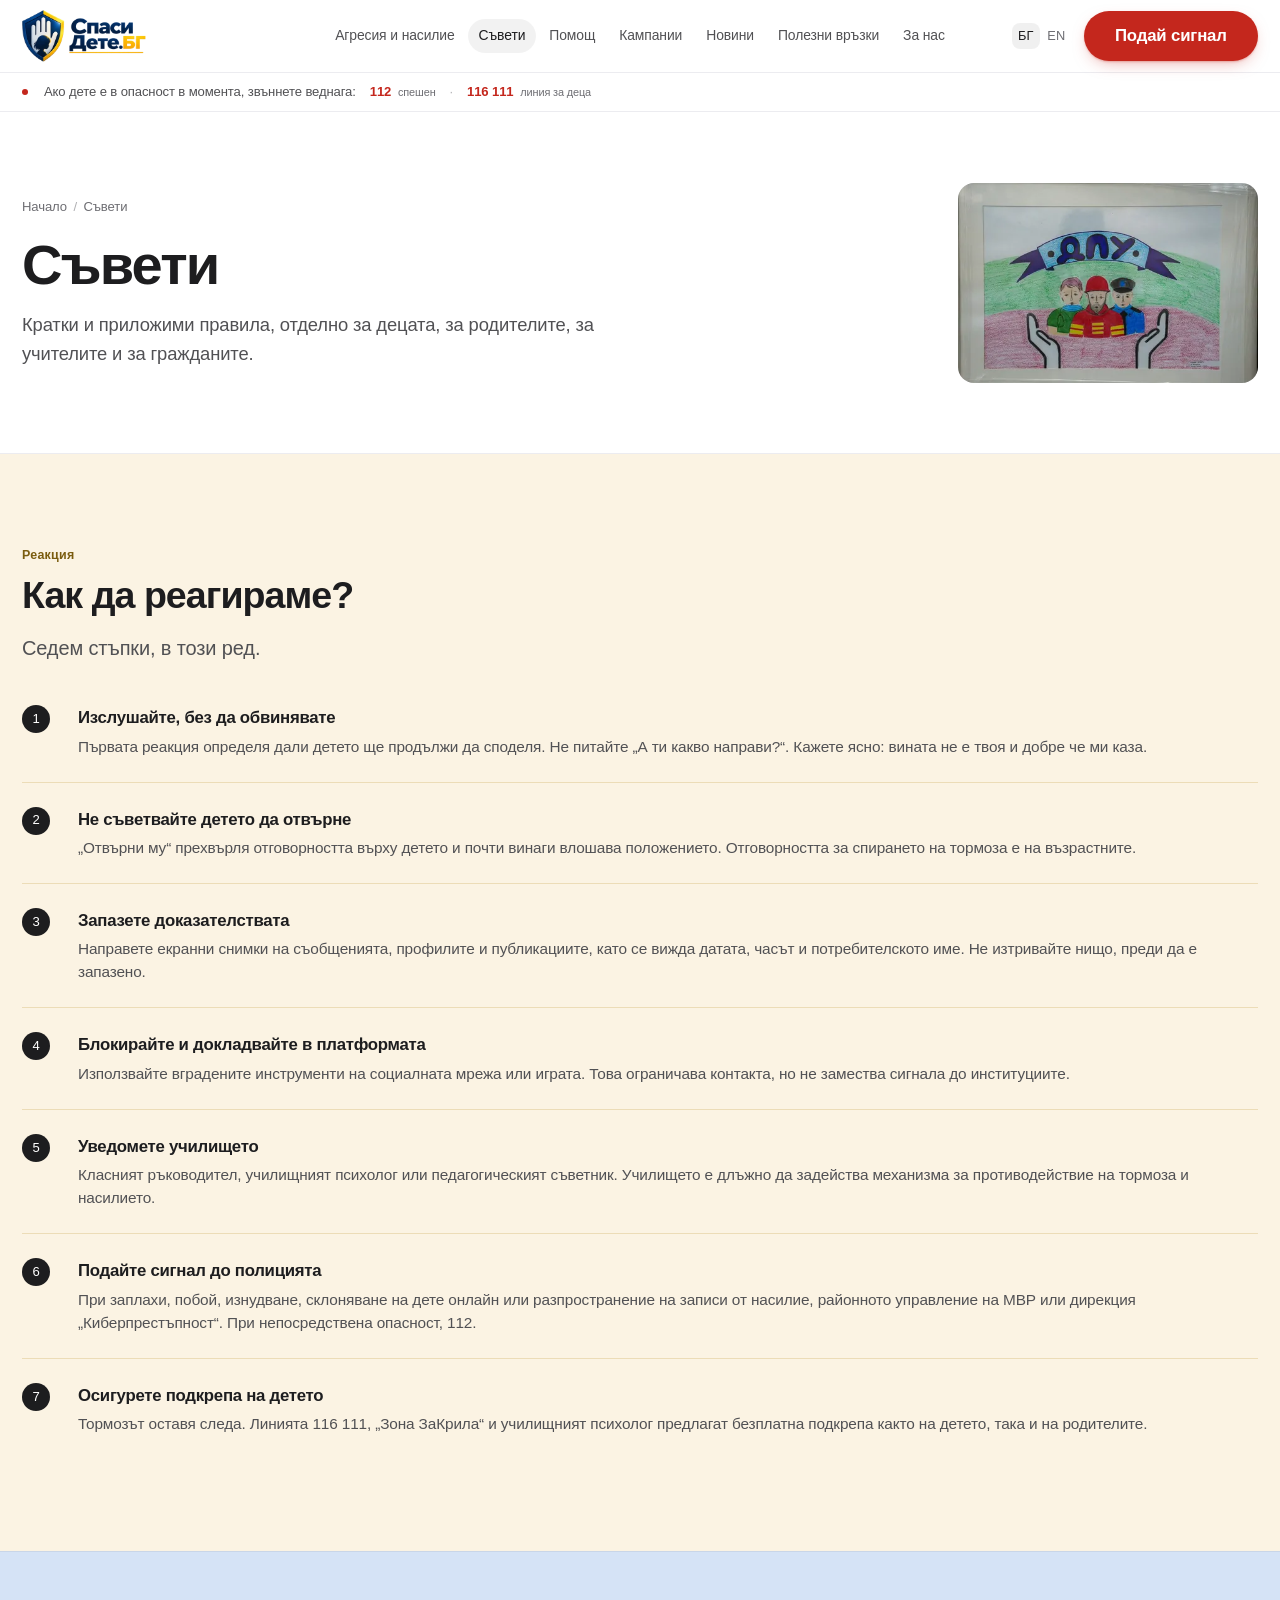
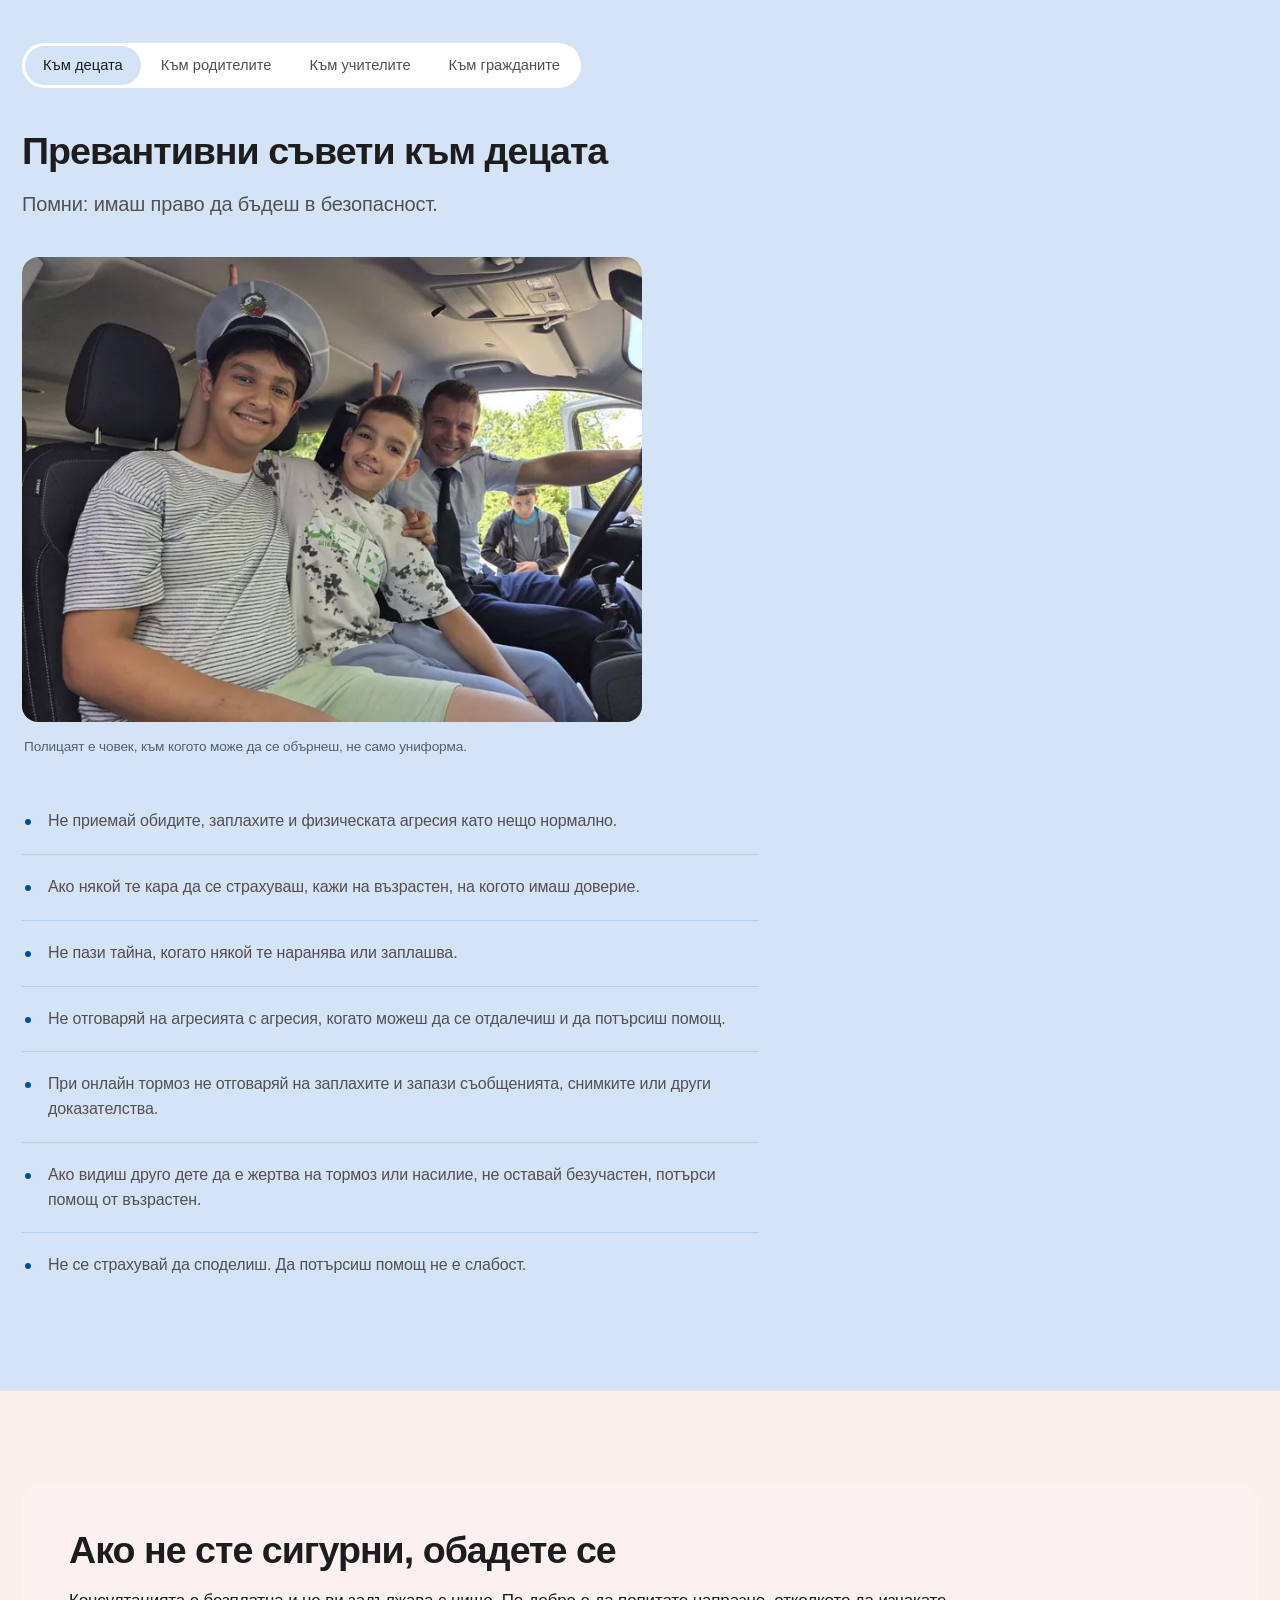
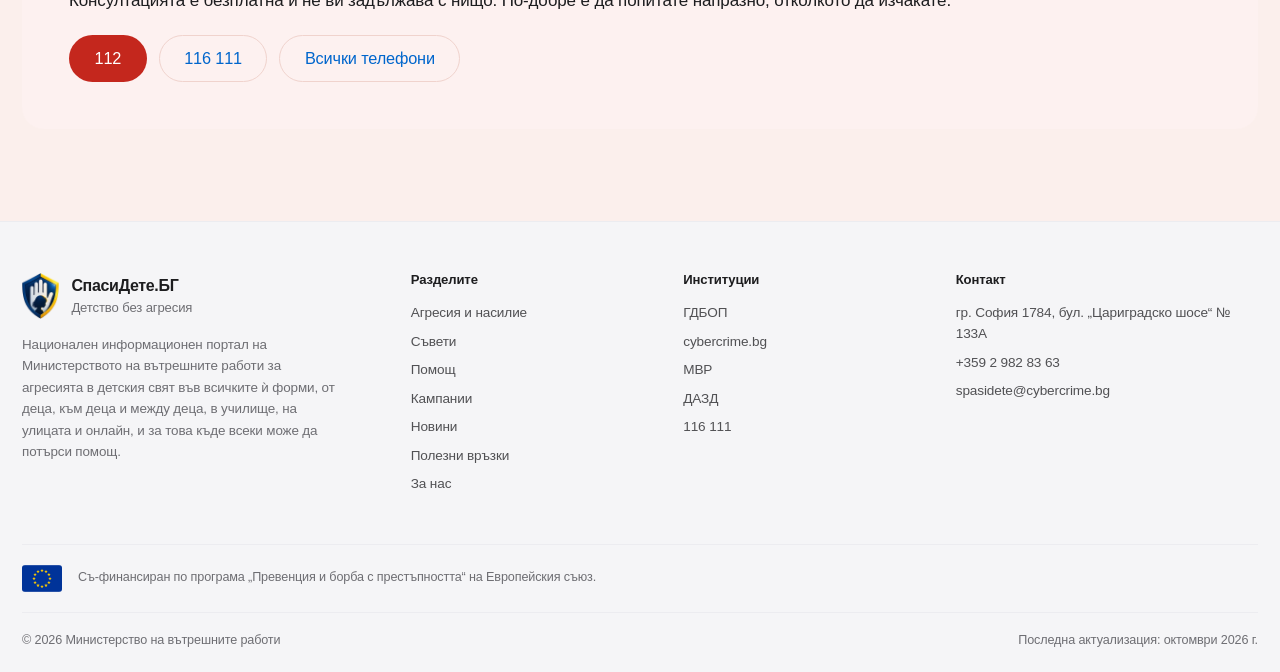
<file: advice.html>
<!DOCTYPE html>
<html lang="bg" data-lang="bg">
<head>
<meta charset="utf-8">
<meta name="viewport" content="width=device-width, initial-scale=1, viewport-fit=cover">
<title data-title-bg="Съвети за деца, родители, учители и граждани — СпасиДете.БГ" data-title-en="Advice for children, parents, teachers and citizens — SpasiDete.BG">Съвети за деца, родители, учители и граждани — СпасиДете.БГ</title>
<meta name="description" data-desc-bg="Правила за безопасност в интернет и при тормоз, отделни съвети за децата, за родителите, за учителите и за гражданите, които стават свидетели на насилие." data-desc-en="Online safety and anti-bullying rules — separate advice for children, parents, teachers and citizens who witness violence." content="Правила за безопасност в интернет и при тормоз, отделни съвети за децата, за родителите, за учителите и за гражданите, които стават свидетели на насилие.">
<meta name="theme-color" content="#0a1f38">
<meta name="referrer" content="strict-origin-when-cross-origin">
<meta http-equiv="Content-Security-Policy" content="default-src 'self'; base-uri 'self'; form-action 'none'; object-src 'none'; img-src 'self' data: https://i.ytimg.com https://i9.ytimg.com; style-src 'self' 'unsafe-inline'; script-src 'self' 'unsafe-inline'; frame-src https://www.youtube-nocookie.com https://www.youtube.com; connect-src 'self'">
<meta property="og:type" content="website">
<meta property="og:site_name" content="СпасиДете.БГ">
<meta property="og:title" content="Съвети за деца, родители, учители и граждани — СпасиДете.БГ">
<meta property="og:description" content="Правила за безопасност в интернет и при тормоз, отделни съвети за децата, за родителите, за учителите и за гражданите, които стават свидетели на насилие.">
<meta property="og:locale" content="bg_BG">
<meta property="og:locale:alternate" content="en_GB">
<meta property="og:url" content="https://cyb3r-pony.github.io/spasidete.bg/advice.html">
<meta property="og:image" content="https://cyb3r-pony.github.io/spasidete.bg/assets/img/og-image.jpg">
<meta property="og:image:width" content="1200">
<meta property="og:image:height" content="630">
<meta property="og:image:alt" content="СпасиДете.БГ, агресията в детския свят">
<meta name="twitter:card" content="summary_large_image">
<link rel="canonical" href="https://cyb3r-pony.github.io/spasidete.bg/advice.html">
<link rel="icon" href="favicon.ico" sizes="16x16 24x24 32x32 48x48 64x64">
<link rel="icon" href="assets/img/icon-32.png" sizes="32x32" type="image/png">
<link rel="icon" href="assets/img/icon-192.png" sizes="192x192" type="image/png">
<link rel="apple-touch-icon" href="apple-touch-icon.png">
<link rel="mask-icon" href="assets/img/mask-icon.svg" color="#1d4e89">
<link rel="stylesheet" href="assets/css/style.css">

<script>
  /* Задава езика преди рисуване, за да няма премигване.
     Sets the language before paint so there is no flash. */
  (function () {
    try {
      var p = new URLSearchParams(location.search).get('lang');
      var l = (p === 'bg' || p === 'en') ? p : (localStorage.getItem('sd-lang') || 'bg');
      document.documentElement.setAttribute('data-lang', l);
      document.documentElement.setAttribute('lang', l);
    } catch (e) {}
  })();
</script>
</head>
<body>
<a class="skip-link" href="#main"><span lang="bg">Към основното съдържание</span><span lang="en">Skip to main content</span></a>

<header class="nav">
  <div class="wrap nav__inner">
    <a class="brand" href="index.html" aria-label="СпасиДете.БГ, начало / home">
      <picture><source type="image/webp" srcset="assets/img/logo-spasidete.webp"><img src="assets/img/logo-spasidete.png" alt="СпасиДете.БГ, превенция, защита, подкрепа" width="382" height="160" decoding="async" class="brand__mark"></picture>
    </a>

    <nav class="nav__links" id="mainnav" aria-label="Основна навигация / Main navigation">
      <ul>
        <li><a href="bullying.html"><span lang="bg">Агресия и насилие</span><span lang="en">Aggression &amp; violence</span></a></li>
        <li><a href="advice.html" aria-current="page"><span lang="bg">Съвети</span><span lang="en">Advice</span></a></li>
        <li><a href="help.html"><span lang="bg">Помощ</span><span lang="en">Help</span></a></li>
        <li><a href="campaigns.html"><span lang="bg">Кампании</span><span lang="en">Campaigns</span></a></li>
        <li><a href="news.html"><span lang="bg">Новини</span><span lang="en">News</span></a></li>
        <li><a href="resources.html"><span lang="bg">Полезни връзки</span><span lang="en">Useful links</span></a></li>
        <li><a href="about.html"><span lang="bg">За нас</span><span lang="en">About</span></a></li>
        <li class="nav__extra"><a href="contact.html"><span lang="bg">Контакти</span><span lang="en">Contact</span></a></li>
      </ul>
    </nav>

    <div class="nav__actions">
      <div class="langswitch" role="group" aria-label="Език / Language">
        <button type="button" data-lang="bg" aria-pressed="true">БГ</button>
        <button type="button" data-lang="en" aria-pressed="false">EN</button>
      </div>
      <a class="btn btn--danger btn--sm btn--report" href="report.html"><span lang="bg"><span class="lbl-full">Подай сигнал</span><span class="lbl-short">Сигнал</span></span><span lang="en"><span class="lbl-full">Report</span><span class="lbl-short">Report</span></span></a>
      <button class="navtoggle" type="button" aria-expanded="false" aria-controls="mainnav" aria-label="Меню / Menu"><span></span></button>
    </div>
  </div>
</header>

<div class="urgent">
  <div class="wrap urgent__inner">
    <span class="urgent__dot" aria-hidden="true"></span>
    <b lang="bg">Ако дете е в опасност в момента, звъннете веднага:</b><b lang="en">If a child is in danger right now, call immediately:</b>
    <a href="tel:112">112 <small><span lang="bg">спешен</span><span lang="en">emergency</span></small></a>
    <span class="sep" aria-hidden="true">·</span>
    <a href="tel:116111">116 111 <small><span lang="bg">линия за деца</span><span lang="en">child line</span></small></a>
  </div>
</div>

<main id="main">
<section class="pagehead">
  <div class="wrap">
    <div class="pagehead__grid">
      <div>
        <div class="crumbs"><a href="index.html"><span lang="bg">Начало</span><span lang="en">Home</span></a><span aria-hidden="true">/</span><span lang="bg">Съвети</span><span lang="en">Advice</span></div>
        <h1 lang="bg">Съвети</h1><h1 lang="en">Advice</h1>
        <p lang="bg">Кратки и приложими правила, отделно за децата, за родителите, за учителите и за гражданите.</p><p lang="en">Short, usable rules — separately for children, parents, teachers and citizens.</p>
      </div>
      <figure class="pagehead__shot"><picture><source type="image/webp" srcset="assets/img/photos/dpu-risunka-xs.webp 480w, assets/img/photos/dpu-risunka-sm.webp 640w, assets/img/photos/dpu-risunka-md.webp 960w, assets/img/photos/dpu-risunka.webp 1200w" sizes="(max-width: 900px) 260px, 300px"><img src="assets/img/photos/dpu-risunka.jpg" srcset="assets/img/photos/dpu-risunka-xs.jpg 480w, assets/img/photos/dpu-risunka-sm.jpg 640w, assets/img/photos/dpu-risunka-md.jpg 960w, assets/img/photos/dpu-risunka.jpg 1200w" sizes="(max-width: 900px) 260px, 300px" alt="Детска рисунка за Детското полицейско управление" width="1200" height="800" decoding="async" fetchpriority="high"></picture></figure>
    </div>
  </div>
</section>

<section class="section section--sand" id="react">
  <div class="wrap">
    <div class="section-head">
      <span class="eyebrow"><span lang="bg">Реакция</span><span lang="en">Responding</span></span>
      <h2 lang="bg">Как да реагираме?</h2><h2 lang="en">How do we respond?</h2>
      <p lang="bg" class="lede">Седем стъпки, в този ред.</p><p lang="en" class="lede">Seven steps, in this order.</p>
    </div>
    <ol class="steps"><li><strong><span lang="bg">Изслушайте, без да обвинявате</span><span lang="en">Listen without blaming</span></strong><p lang="bg">Първата реакция определя дали детето ще продължи да споделя. Не питайте „А ти какво направи?“. Кажете ясно: вината не е твоя и добре че ми каза.</p><p lang="en">The first reaction decides whether the child will keep talking. Do not ask “And what did you do?”. Say it plainly: this is not your fault, and I am glad you told me.</p></li><li><strong><span lang="bg">Не съветвайте детето да отвърне</span><span lang="en">Do not tell the child to hit back</span></strong><p lang="bg">„Отвърни му“ прехвърля отговорността върху детето и почти винаги влошава положението. Отговорността за спирането на тормоза е на възрастните.</p><p lang="en">“Hit back” shifts the responsibility onto the child and almost always makes things worse. Stopping bullying is the adults’ responsibility.</p></li><li><strong><span lang="bg">Запазете доказателствата</span><span lang="en">Preserve the evidence</span></strong><p lang="bg">Направете екранни снимки на съобщенията, профилите и публикациите, като се вижда датата, часът и потребителското име. Не изтривайте нищо, преди да е запазено.</p><p lang="en">Take screenshots of the messages, profiles and posts, with the date, time and username visible. Do not delete anything before it has been saved.</p></li><li><strong><span lang="bg">Блокирайте и докладвайте в платформата</span><span lang="en">Block and report inside the platform</span></strong><p lang="bg">Използвайте вградените инструменти на социалната мрежа или играта. Това ограничава контакта, но не замества сигнала до институциите.</p><p lang="en">Use the built-in tools of the social network or the game. This limits contact, but it does not replace a report to the institutions.</p></li><li><strong><span lang="bg">Уведомете училището</span><span lang="en">Inform the school</span></strong><p lang="bg">Класният ръководител, училищният психолог или педагогическият съветник. Училището е длъжно да задейства механизма за противодействие на тормоза и насилието.</p><p lang="en">The class teacher, the school psychologist or the pedagogical counsellor. The school is obliged to trigger the mechanism for countering bullying and violence.</p></li><li><strong><span lang="bg">Подайте сигнал до полицията</span><span lang="en">Report to the police</span></strong><p lang="bg">При заплахи, побой, изнудване, склоняване на дете онлайн или разпространение на записи от насилие, районното управление на МВР или дирекция „Киберпрестъпност“. При непосредствена опасност, 112.</p><p lang="en">In cases of threats, assault, extortion, online grooming or the spreading of recorded violence — the district police department of the Ministry of Interior or the Cybercrime Directorate. If there is immediate danger — 112.</p></li><li><strong><span lang="bg">Осигурете подкрепа на детето</span><span lang="en">Arrange support for the child</span></strong><p lang="bg">Тормозът оставя следа. Линията 116 111, „Зона ЗаКрила“ и училищният психолог предлагат безплатна подкрепа както на детето, така и на родителите.</p><p lang="en">Bullying leaves a mark. The 116 111 helpline, the “Zona ZaKrila” centres and the school psychologist offer free support both to the child and to the parents.</p></li></ol>
  </div>
</section>

<section class="section section--azure" id="roli">
  <div class="wrap">
    <div class="tabs" data-tabs>
      <ul class="tabs__list" role="tablist" aria-label="Съвети по роля / Advice by role">
        <li role="presentation"><button class="tabs__btn" id="tab-deca" role="tab" type="button" data-hash="deca" aria-controls="panel-deca" aria-selected="true"><span lang="bg">Към децата</span><span lang="en">For children</span></button></li>
        <li role="presentation"><button class="tabs__btn" id="tab-roditeli" role="tab" type="button" data-hash="roditeli" aria-controls="panel-roditeli" aria-selected="false"><span lang="bg">Към родителите</span><span lang="en">For parents</span></button></li>
        <li role="presentation"><button class="tabs__btn" id="tab-uchiteli" role="tab" type="button" data-hash="uchiteli" aria-controls="panel-uchiteli" aria-selected="false"><span lang="bg">Към учителите</span><span lang="en">For teachers</span></button></li>
        <li role="presentation"><button class="tabs__btn" id="tab-grazhdani" role="tab" type="button" data-hash="grazhdani" aria-controls="panel-grazhdani" aria-selected="false"><span lang="bg">Към гражданите</span><span lang="en">For citizens</span></button></li>
      </ul>

      <div class="tabs__panel" id="panel-deca" role="tabpanel" aria-labelledby="tab-deca" tabindex="0">
        <div class="section-head"><h2 lang="bg">Превантивни съвети към децата</h2><h2 lang="en">Preventive advice for children</h2><p lang="bg" class="lede">Помни: имаш право да бъдеш в безопасност.</p><p lang="en" class="lede">Remember: you have the right to be safe.</p></div>
        <figure class="figure figure--inline"><picture><source type="image/webp" srcset="assets/img/photos/deca-patrulka-xs.webp 480w, assets/img/photos/deca-patrulka-sm.webp 700w, assets/img/photos/deca-patrulka-md.webp 960w, assets/img/photos/deca-patrulka.webp 1400w" sizes="(max-width: 680px) 90vw, 620px"><img src="assets/img/photos/deca-patrulka.jpg" srcset="assets/img/photos/deca-patrulka-xs.jpg 480w, assets/img/photos/deca-patrulka-sm.jpg 700w, assets/img/photos/deca-patrulka-md.jpg 960w, assets/img/photos/deca-patrulka.jpg 1400w" sizes="(max-width: 680px) 90vw, 620px" alt="Младежи в патрулен автомобил заедно с полицейски служител" width="1400" height="1050" decoding="async" loading="lazy"></picture><figcaption><span lang="bg">Полицаят е човек, към когото може да се обърнеш, не само униформа.</span><span lang="en">The officer is someone you can turn to — not just a uniform.</span></figcaption></figure>
        <ul lang="bg" class="advice"><li>Не приемай обидите, заплахите и физическата агресия като нещо нормално.</li><li>Ако някой те кара да се страхуваш, кажи на възрастен, на когото имаш доверие.</li><li>Не пази тайна, когато някой те наранява или заплашва.</li><li>Не отговаряй на агресията с агресия, когато можеш да се отдалечиш и да потърсиш помощ.</li><li>При онлайн тормоз не отговаряй на заплахите и запази съобщенията, снимките или други доказателства.</li><li>Ако видиш друго дете да е жертва на тормоз или насилие, не оставай безучастен, потърси помощ от възрастен.</li><li>Не се страхувай да споделиш. Да потърсиш помощ не е слабост.</li></ul><ul lang="en" class="advice"><li>Do not accept insults, threats and physical aggression as something normal.</li><li>If someone makes you afraid, tell an adult you trust.</li><li>Do not keep it secret when someone hurts or threatens you.</li><li>Do not answer aggression with aggression when you can walk away and seek help.</li><li>With online bullying, do not reply to the threats and save the messages, photos or other evidence.</li><li>If you see another child being bullied or hurt, do not stand by, get help from an adult.</li><li>Do not be afraid to speak up. Asking for help is not weakness.</li></ul>
      </div>

      <div class="tabs__panel" id="panel-roditeli" role="tabpanel" aria-labelledby="tab-roditeli" tabindex="0" hidden>
        <div class="section-head"><h2 lang="bg">Съвети към родителите</h2><h2 lang="en">Advice for parents</h2><p lang="bg" class="lede">Родителят е сред най-важните хора, които могат да разпознаят промяна в поведението на детето.</p><p lang="en" class="lede">A parent is among the people most likely to notice a change in a child’s behaviour.</p></div>
        <ul lang="bg" class="advice"><li>Говорете с детето спокойно и без обвинения.</li><li>Изслушвайте го и приемайте сериозно това, което споделя.</li><li>Следете за внезапни промени в поведението, настроението, съня, успеха в училище или желанието му да посещава училище.</li><li>Учете детето да поставя лични граници и да търси помощ.</li><li>Не използвайте физическо наказание и унижение като средство за възпитание.</li><li>Интересувайте се от онлайн средата, в която детето общува.</li><li>При съмнение за насилие не чакайте проблемът да се задълбочи, потърсете подходяща професионална помощ и подайте сигнал, когато е необходимо.</li></ul><ul lang="en" class="advice"><li>Talk with your child calmly and without accusations.</li><li>Listen, and take seriously what they tell you.</li><li>Watch for sudden changes in behaviour, mood, sleep, school results or willingness to go to school.</li><li>Teach your child to set personal boundaries and to ask for help.</li><li>Do not use physical punishment or humiliation as a means of upbringing.</li><li>Take an interest in the online environment in which your child communicates.</li><li>If you suspect violence, do not wait for the problem to deepen, seek appropriate professional help and file a report when necessary.</li></ul>
      </div>

      <div class="tabs__panel" id="panel-uchiteli" role="tabpanel" aria-labelledby="tab-uchiteli" tabindex="0" hidden>
        <div class="section-head"><h2 lang="bg">Съвети към учителите</h2><h2 lang="en">Advice for teachers</h2><p lang="bg" class="lede">Учителят често е сред първите възрастни, които могат да забележат, че нещо се случва с детето.</p><p lang="en" class="lede">A teacher is often among the first adults who can notice that something is happening to a child.</p></div>
        <figure class="figure figure--inline"><picture><source type="image/webp" srcset="assets/img/photos/uchiteli-klas-xs.webp 480w, assets/img/photos/uchiteli-klas-sm.webp 700w, assets/img/photos/uchiteli-klas-md.webp 960w, assets/img/photos/uchiteli-klas.webp 1400w" sizes="(max-width: 680px) 90vw, 620px"><img src="assets/img/photos/uchiteli-klas.jpg" srcset="assets/img/photos/uchiteli-klas-xs.jpg 480w, assets/img/photos/uchiteli-klas-sm.jpg 700w, assets/img/photos/uchiteli-klas-md.jpg 960w, assets/img/photos/uchiteli-klas.jpg 1400w" sizes="(max-width: 680px) 90vw, 620px" alt="Полицейски служители в час на класа" width="1400" height="1078" decoding="async" loading="lazy"></picture><figcaption><span lang="bg">Занятие в училище с участието на полицейски служители.</span><span lang="en">A classroom session with police officers taking part.</span></figcaption></figure>
        <ul lang="bg" class="advice"><li>Създавайте среда на уважение и нулева толерантност към тормоза и насилието.</li><li>Наблюдавайте промени в поведението, взаимоотношенията и участието на детето в учебния процес.</li><li>Реагирайте своевременно при обиди, заплахи, физическа агресия и системен тормоз.</li><li>Осигурявайте възможност детето да сподели насаме и спокойно.</li><li>Не омаловажавайте думите на детето и не го обвинявайте за случилото се.</li><li>Работете съвместно с родителите и съответните специалисти.</li><li>При съмнение или информация за насилие следвайте установените процедури за защита на детето и сигнализиране на компетентните органи.</li></ul><ul lang="en" class="advice"><li>Build an environment of respect and zero tolerance of bullying and violence.</li><li>Watch for changes in a child’s behaviour, relationships and participation in class.</li><li>React promptly to insults, threats, physical aggression and systematic bullying.</li><li>Make it possible for a child to speak to you privately and calmly.</li><li>Do not belittle what a child says and do not blame them for what happened.</li><li>Work together with the parents and the relevant specialists.</li><li>If you suspect or learn of violence, follow the established procedures for protecting the child and notifying the competent authorities.</li></ul>
      </div>

      <div class="tabs__panel" id="panel-grazhdani" role="tabpanel" aria-labelledby="tab-grazhdani" tabindex="0" hidden>
        <div class="section-head"><h2 lang="bg">Виждаш конфликт или насилие над дете на обществено място?</h2><h2 lang="en">Seeing a conflict or violence against a child in public?</h2><p lang="bg" class="lede">Не подминавай. Реагирай безопасно.</p><p lang="en" class="lede">Do not walk past. React safely.</p></div>
        <div class="callout callout--amber" style="margin-bottom:28px"><p lang="bg">Всеки от нас е виждал група тийнейджъри да обграждат по-малко дете в мола или в парка, или да се блъскат агресивно в автобуса и на спирката. Често си казваме: „Това са детски игри“ или „Някой друг ще се намеси“. Понякога точно тези секунди са критични.</p><p lang="en">Every one of us has seen a group of teenagers surround a smaller child in the mall or the park, or shove each other aggressively on the bus or at the stop. We often tell ourselves: “It’s just children playing” or “Someone else will step in.” Sometimes those very seconds are the critical ones.</p></div>
        <figure class="figure figure--inline"><picture><source type="image/webp" srcset="assets/img/photos/grazhdani-listovki-xs.webp 480w, assets/img/photos/grazhdani-listovki-sm.webp 700w, assets/img/photos/grazhdani-listovki-md.webp 960w, assets/img/photos/grazhdani-listovki.webp 1400w" sizes="(max-width: 680px) 90vw, 620px"><img src="assets/img/photos/grazhdani-listovki.jpg" srcset="assets/img/photos/grazhdani-listovki-xs.jpg 480w, assets/img/photos/grazhdani-listovki-sm.jpg 700w, assets/img/photos/grazhdani-listovki-md.jpg 960w, assets/img/photos/grazhdani-listovki.jpg 1400w" sizes="(max-width: 680px) 90vw, 620px" alt="Полицейски служител и деца раздават листовки на водач" width="1400" height="1050" decoding="async" loading="lazy"></picture><figcaption><span lang="bg">Деца и полицейски служители в съвместна кампания на улицата.</span><span lang="en">Children and police officers in a joint street campaign.</span></figcaption></figure>
        <ul lang="bg" class="advice"><li><strong>Не снимай, а помогни.</strong> Вместо да извадиш телефона за Facebook, Instagram или TikTok, използвай го, за да набереш 112 или 116 111. Ако ситуацията не е физически опасна, просто застани близо до тормозеното дете, присъствието на възрастен често е достатъчно агресорите да се оттеглят.</li><li><strong>Разсей ситуацията.</strong> Намеси се с добронамерен тон. Приближи се и попитай силно: „Здравейте, нещо сериозно ли става тук? Имате ли нужда от полиция?“ Или се обърни към детето: „Здравей, ела с мен до касата за малко.“</li><li><strong>Ангажирай още хора.</strong> В градския транспорт, кажи на шофьора. В мола, на охраната. На улицата, извикай силно към другите минувачи, за да не си сам.</li><li><strong>Не се излагай на опасност.</strong> Ако ситуацията е физически опасна, не влизай в нея. Обади се на 112 и остани наблизо като свидетел.</li><li><strong>Опиши фактите, когато подаваш сигнал.</strong> Място, час, колко са участниците, как изглеждат, в каква посока са тръгнали. Всяка подробност помага.</li></ul><ul lang="en" class="advice"><li><strong>Don’t film — help.</strong> Instead of taking out your phone for Facebook, Instagram or TikTok, use it to dial 112 or 116 111. If the situation is not physically dangerous, simply stand close to the child being bullied — an adult’s presence is often enough for the aggressors to back off.</li><li><strong>Defuse the situation.</strong> Step in with a friendly tone. Come closer and ask clearly: “Hello, is something serious going on here? Do you need the police?” Or turn to the child: “Hi, come with me to the checkout for a moment.”</li><li><strong>Bring in other people.</strong> On public transport, tell the driver. In a mall, tell security. On the street, call out to other passers-by so that you are not alone.</li><li><strong>Do not put yourself in danger.</strong> If the situation is physically dangerous, do not enter it. Call 112 and stay nearby as a witness.</li><li><strong>Describe the facts when you report.</strong> Place, time, how many people are involved, what they look like, which way they went. Every detail helps.</li></ul>
        <div class="callout" style="margin-top:28px"><p lang="bg">За едно уплашено дете ти можеш да си единственият спасителен пояс в този момент. С реакцията си помагаш не само на жертвата, но и на агресорите, така поведението им получава внимание и вероятността да го променят е голяма.</p><p lang="en">For a frightened child you may be the only lifeline at that moment. By reacting you help not only the victim but the aggressors too — their behaviour gets attention, and the chance that they change it is real.</p></div>
      </div>
    </div>
  </div>
</section>

<section class="section section--rose">
  <div class="wrap">
    <div class="callout callout--red">
      <h2 lang="bg">Ако не сте сигурни, обадете се</h2><h2 lang="en">If you are not sure — call</h2>
      <p lang="bg">Консултацията е безплатна и не ви задължава с нищо. По-добре е да попитате напразно, отколкото да изчакате.</p><p lang="en">The consultation is free and commits you to nothing. It is better to ask needlessly than to wait.</p>
      <div class="btn-row" style="margin-top:20px">
        <a class="btn btn--danger btn--lg" href="tel:112">112</a>
        <a class="btn btn--ghost btn--lg" href="tel:116111">116 111</a>
        <a class="btn btn--ghost btn--lg" href="help.html#linii"><span lang="bg">Всички телефони</span><span lang="en">All helplines</span></a>
      </div>
    </div>
  </div>
</section>
</main>

<footer class="footer">
  <div class="wrap">
    <div class="footer__grid">
      <div>
        <div class="footer__brand">
          <picture><source type="image/webp" srcset="assets/img/logo-mark.webp"><img src="assets/img/logo-mark.png" alt="" width="156" height="192" decoding="async" loading="lazy" class="footer__mark"></picture>
          <span>
            <strong>СпасиДете.БГ</strong>
            <span lang="bg">Детство без агресия</span><span lang="en">A childhood without aggression</span>
          </span>
        </div>
        <p lang="bg">Национален информационен портал на Министерството на вътрешните работи за агресията в детския свят във всичките ѝ форми, от деца, към деца и между деца, в училище, на улицата и онлайн, и за това къде всеки може да потърси помощ.</p><p lang="en">A national information portal of the Ministry of Interior on aggression in the world of children in all its forms — by children, against children and between children, at school, in the street and online — and on where anyone can seek help.</p>
      </div>
      <div>
        <h2 lang="bg">Разделите</h2><h2 lang="en">Sections</h2>
        <ul><li><a href="bullying.html"><span lang="bg">Агресия и насилие</span><span lang="en">Aggression &amp; violence</span></a></li><li><a href="advice.html"><span lang="bg">Съвети</span><span lang="en">Advice</span></a></li><li><a href="help.html"><span lang="bg">Помощ</span><span lang="en">Help</span></a></li><li><a href="campaigns.html"><span lang="bg">Кампании</span><span lang="en">Campaigns</span></a></li><li><a href="news.html"><span lang="bg">Новини</span><span lang="en">News</span></a></li><li><a href="resources.html"><span lang="bg">Полезни връзки</span><span lang="en">Useful links</span></a></li><li><a href="about.html"><span lang="bg">За нас</span><span lang="en">About</span></a></li></ul>
      </div>
      <div>
        <h2 lang="bg">Институции</h2><h2 lang="en">Institutions</h2>
        <ul>
          <li><a href="https://gdbop.bg/" target="_blank" rel="noopener">ГДБОП</a></li>
          <li><a href="https://www.cybercrime.bg/" target="_blank" rel="noopener">cybercrime.bg</a></li>
          <li><a href="https://www.mvr.bg/" target="_blank" rel="noopener">МВР</a></li>
          <li><a href="https://sacp.government.bg/" target="_blank" rel="noopener">ДАЗД</a></li>
          <li><a href="https://116111.bg/" target="_blank" rel="noopener">116 111</a></li>
        </ul>
      </div>
      <div>
        <h2 lang="bg">Контакт</h2><h2 lang="en">Contact</h2>
        <ul>
          <li><span lang="bg">гр. София 1784, бул. „Цариградско шосе“ № 133А</span><span lang="en">133A Tsarigradsko shose Blvd., Sofia 1784, Bulgaria</span></li>
          <li><a href="tel:+35929828363">+359 2 982 83 63</a></li>
          <li><a href="mailto:spasidete@cybercrime.bg">spasidete@cybercrime.bg</a></li>
        </ul>
      </div>
    </div>

    <div class="footer__eu">
      <svg class="eu-flag" viewBox="0 0 90 60" role="img" aria-label="Европейски съюз / European Union"><rect width="90" height="60" fill="#039"/><g fill="#FC0"><polygon points="45.00,7.80 46.00,10.62 48.99,10.70 46.62,12.53 47.47,15.40 45.00,13.70 42.53,15.40 43.38,12.53 41.01,10.70 44.00,10.62"/><polygon points="54.00,10.21 55.00,13.04 57.99,13.11 55.62,14.94 56.47,17.81 54.00,16.11 51.53,17.81 52.38,14.94 50.01,13.11 53.00,13.04"/><polygon points="60.59,16.80 61.59,19.62 64.58,19.70 62.21,21.53 63.06,24.40 60.59,22.70 58.12,24.40 58.97,21.53 56.59,19.70 59.59,19.62"/><polygon points="63.00,25.80 64.00,28.62 66.99,28.70 64.62,30.53 65.47,33.40 63.00,31.70 60.53,33.40 61.38,30.53 59.01,28.70 62.00,28.62"/><polygon points="60.59,34.80 61.59,37.62 64.58,37.70 62.21,39.53 63.06,42.40 60.59,40.70 58.12,42.40 58.97,39.53 56.59,37.70 59.59,37.62"/><polygon points="54.00,41.39 55.00,44.21 57.99,44.29 55.62,46.11 56.47,48.99 54.00,47.29 51.53,48.99 52.38,46.11 50.01,44.29 53.00,44.21"/><polygon points="45.00,43.80 46.00,46.62 48.99,46.70 46.62,48.53 47.47,51.40 45.00,49.70 42.53,51.40 43.38,48.53 41.01,46.70 44.00,46.62"/><polygon points="36.00,41.39 37.00,44.21 39.99,44.29 37.62,46.11 38.47,48.99 36.00,47.29 33.53,48.99 34.38,46.11 32.01,44.29 35.00,44.21"/><polygon points="29.41,34.80 30.41,37.62 33.41,37.70 31.03,39.53 31.88,42.40 29.41,40.70 26.94,42.40 27.79,39.53 25.42,37.70 28.41,37.62"/><polygon points="27.00,25.80 28.00,28.62 30.99,28.70 28.62,30.53 29.47,33.40 27.00,31.70 24.53,33.40 25.38,30.53 23.01,28.70 26.00,28.62"/><polygon points="29.41,16.80 30.41,19.62 33.41,19.70 31.03,21.53 31.88,24.40 29.41,22.70 26.94,24.40 27.79,21.53 25.42,19.70 28.41,19.62"/><polygon points="36.00,10.21 37.00,13.04 39.99,13.11 37.62,14.94 38.47,17.81 36.00,16.11 33.53,17.81 34.38,14.94 32.01,13.11 35.00,13.04"/></g></svg>
      <span>
        <span lang="bg">Съ-финансиран по програма „Превенция и борба с престъпността“ на Европейския съюз.</span><span lang="en">Co-funded by the Prevention of and Fight against Crime Programme of the European Union.</span>
      </span>
    </div>

    <div class="footer__legal">
      <span>&copy; <span data-year>2026</span> <span lang="bg">Министерство на вътрешните работи</span><span lang="en">Ministry of Interior of the Republic of Bulgaria</span></span>
      <span><span lang="bg">Последна актуализация: октомври 2026 г.</span><span lang="en">Last updated: October 2026</span></span>
    </div>
  </div>
</footer>

<button class="totop" type="button" aria-label="Нагоре / Back to top"><svg viewBox="0 0 24 24" width="20" height="20" fill="none" stroke="currentColor" stroke-width="2" stroke-linecap="round" stroke-linejoin="round"><line x1="12" y1="19" x2="12" y2="5"/><polyline points="5 12 12 5 19 12"/></svg></button>
<script src="assets/js/main.js" defer></script>
</body>
</html>
</file>
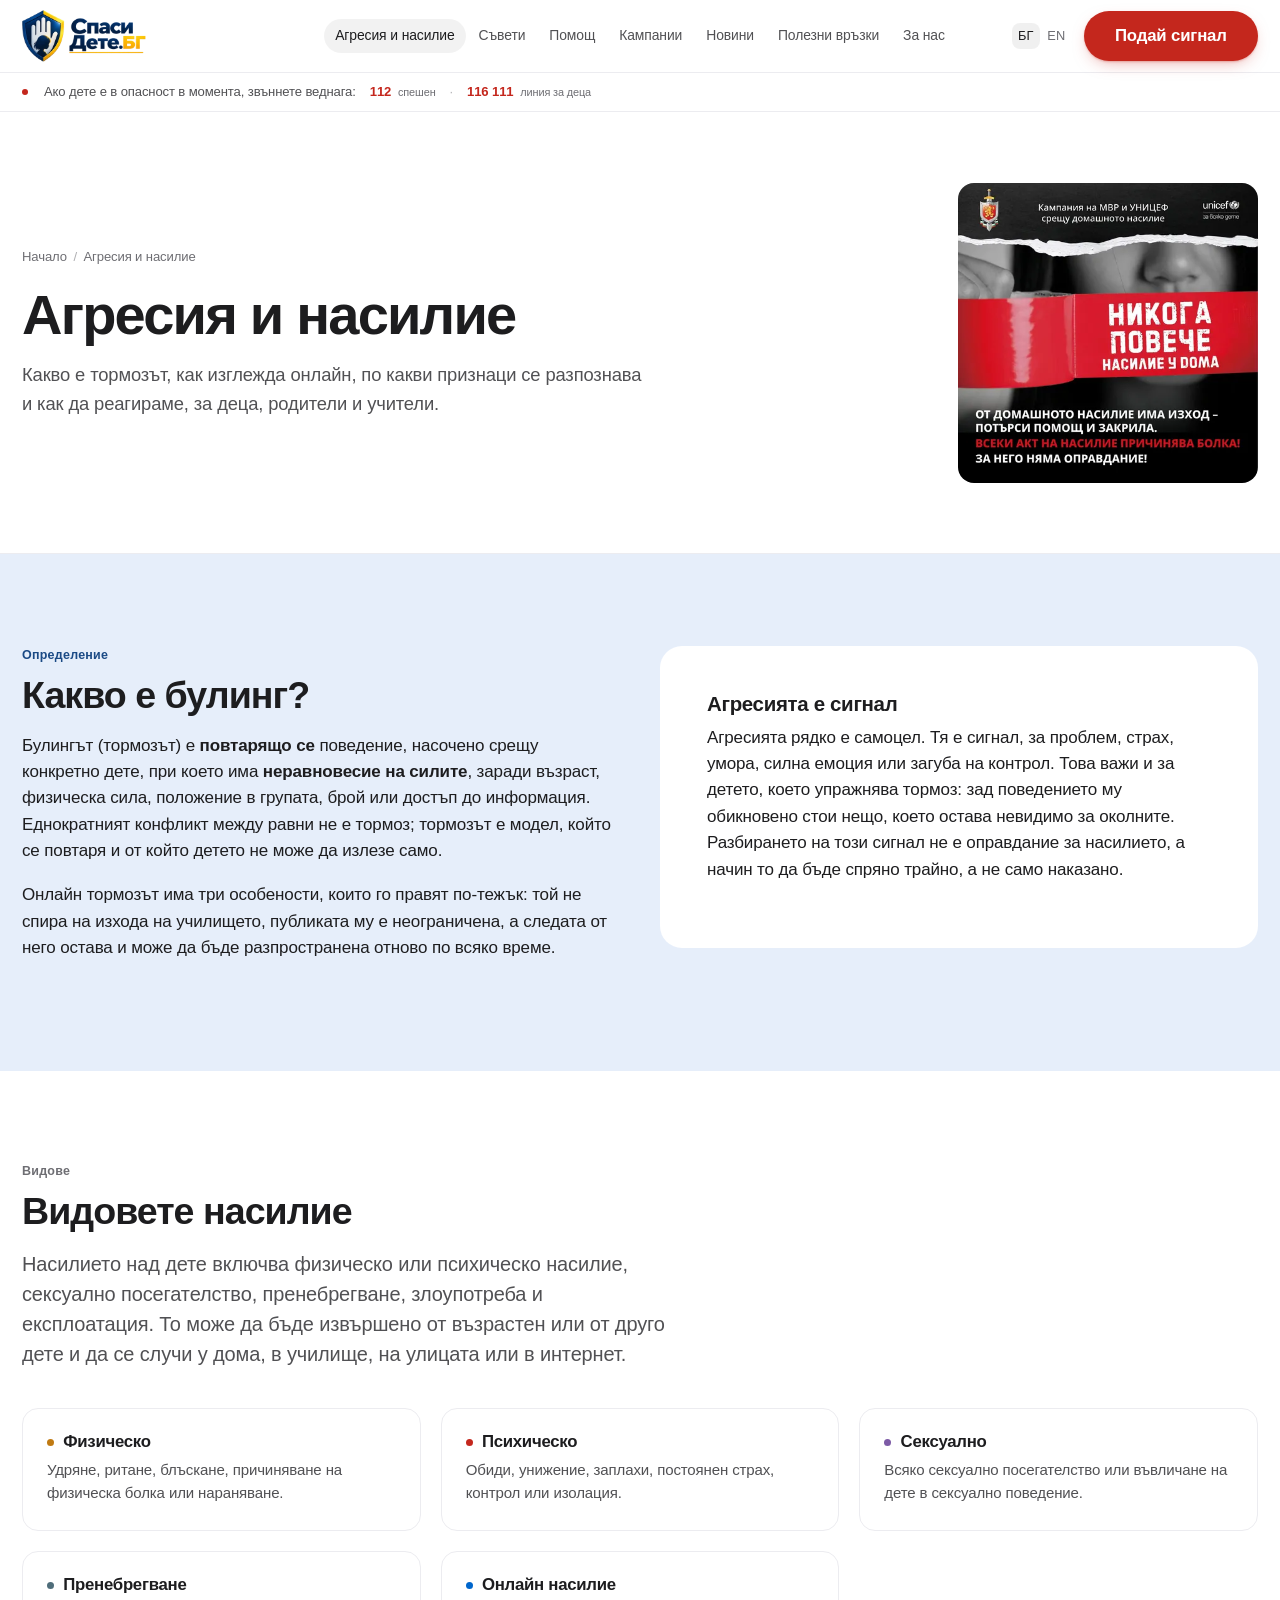
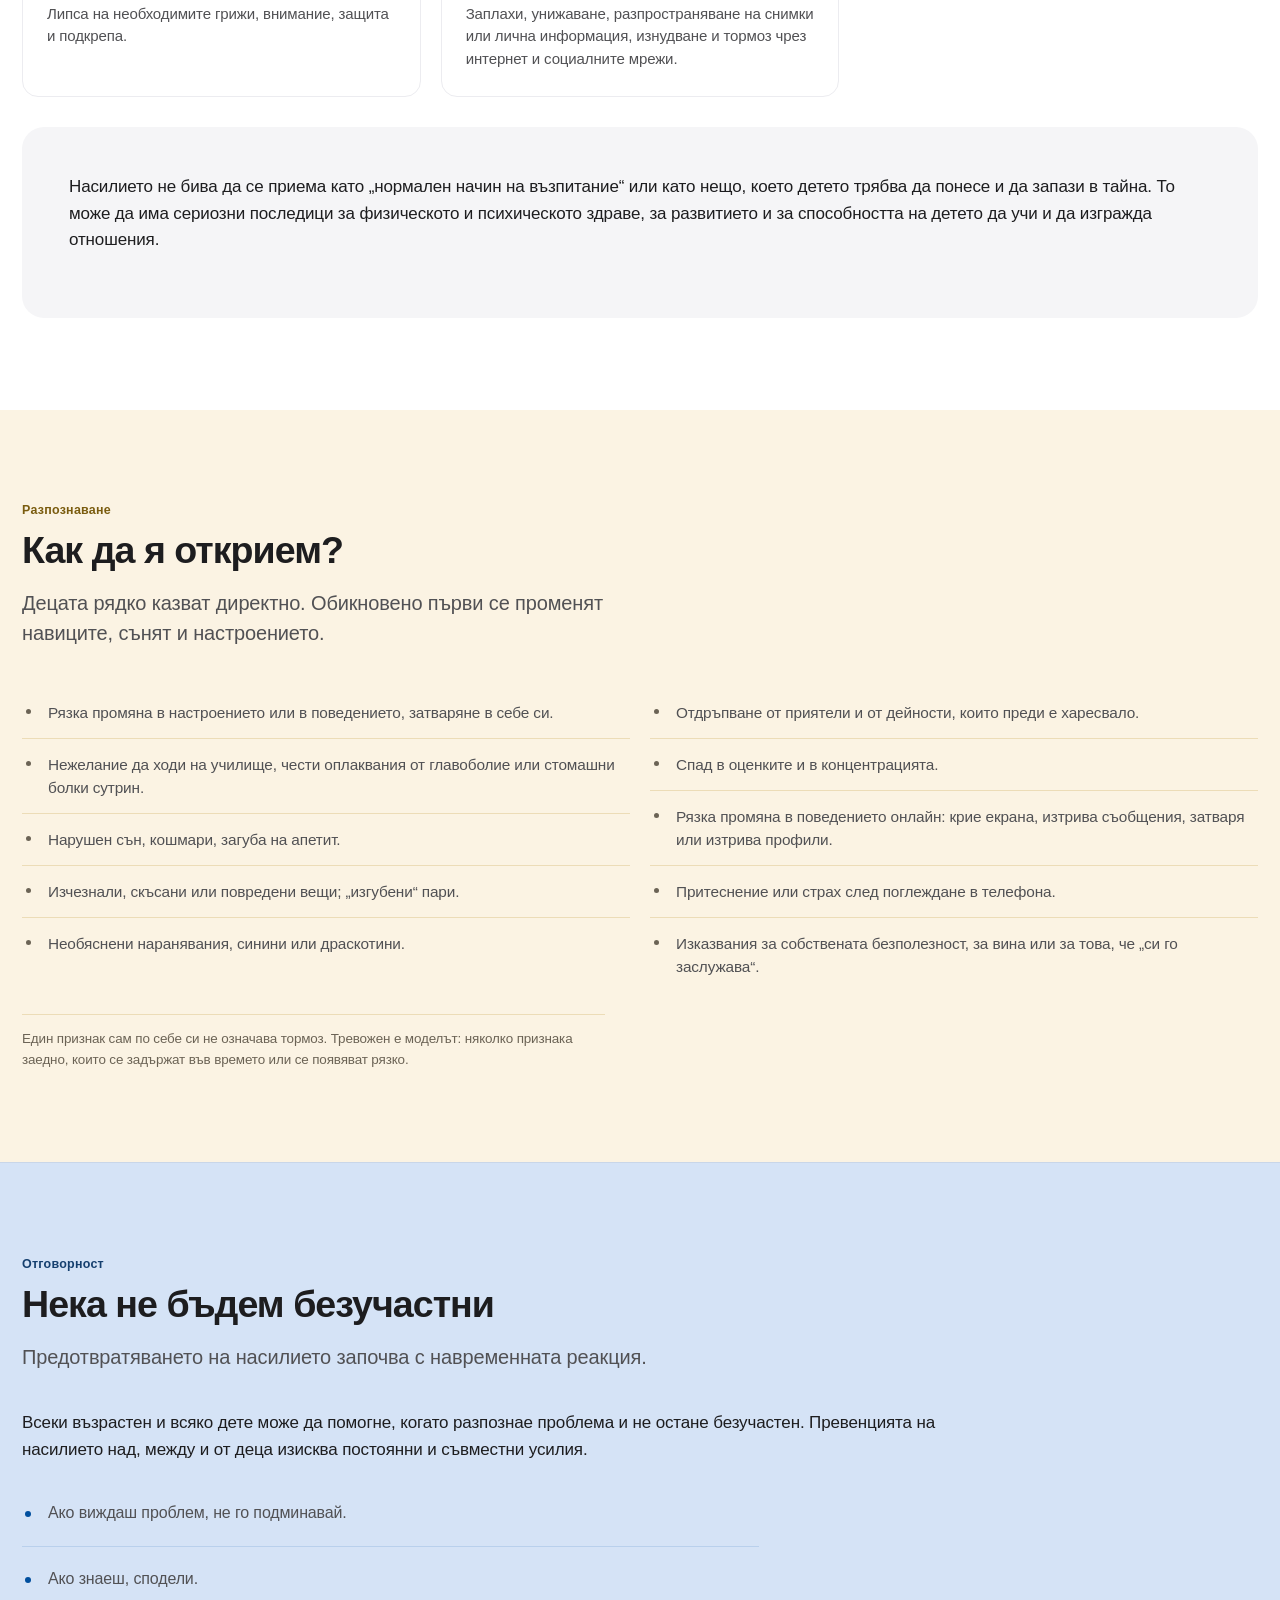
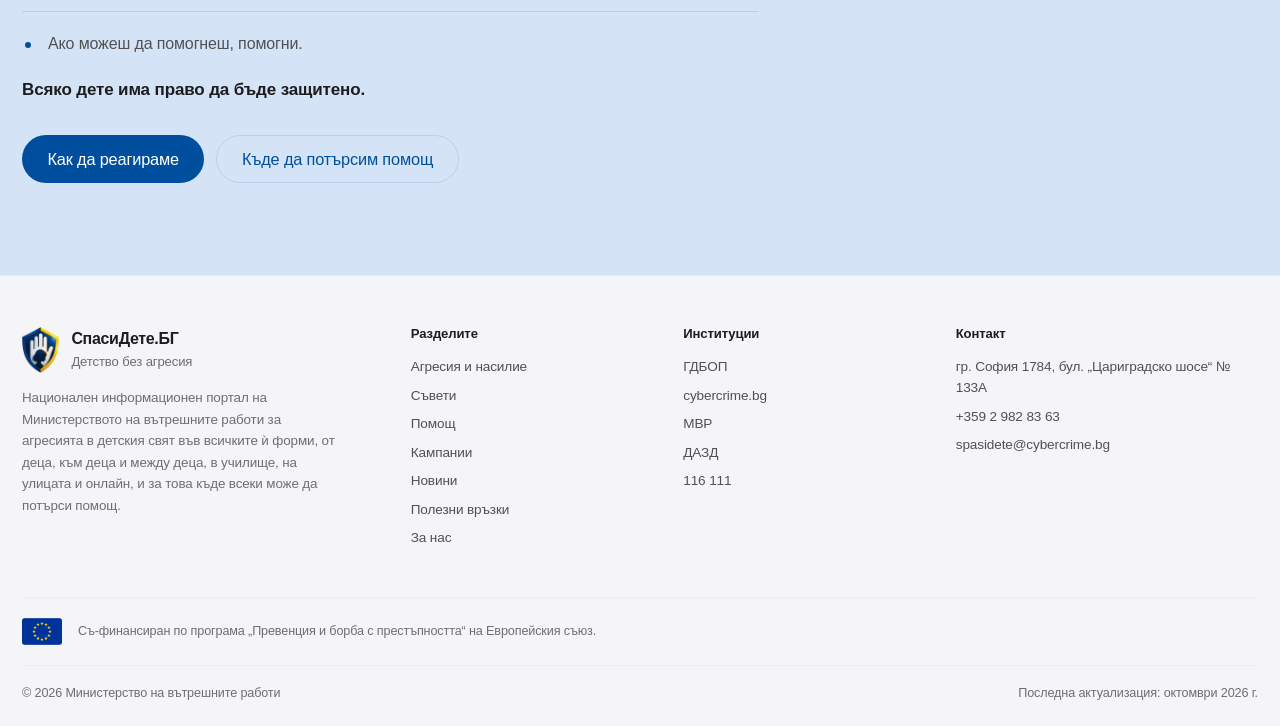
<file: bullying.html>
<!DOCTYPE html>
<html lang="bg" data-lang="bg">
<head>
<meta charset="utf-8">
<meta name="viewport" content="width=device-width, initial-scale=1, viewport-fit=cover">
<title data-title-bg="Агресия и насилие — СпасиДете.БГ" data-title-en="Aggression and violence — SpasiDete.BG">Агресия и насилие — СпасиДете.БГ</title>
<meta name="description" data-desc-bg="Какво е булинг, какви са видовете тормоз (вербален, социален, физически, онлайн), по какви признаци се разпознава и как да реагират родителите и училището." data-desc-en="What bullying is, the types of bullying (verbal, social, physical, online), the signs that reveal it and how parents and schools should respond." content="Какво е булинг, какви са видовете тормоз (вербален, социален, физически, онлайн), по какви признаци се разпознава и как да реагират родителите и училището.">
<meta name="theme-color" content="#0a1f38">
<meta name="referrer" content="strict-origin-when-cross-origin">
<meta http-equiv="Content-Security-Policy" content="default-src 'self'; base-uri 'self'; form-action 'none'; object-src 'none'; img-src 'self' data: https://i.ytimg.com https://i9.ytimg.com; style-src 'self' 'unsafe-inline'; script-src 'self' 'unsafe-inline'; frame-src https://www.youtube-nocookie.com https://www.youtube.com; connect-src 'self'">
<meta property="og:type" content="website">
<meta property="og:site_name" content="СпасиДете.БГ">
<meta property="og:title" content="Агресия и насилие — СпасиДете.БГ">
<meta property="og:description" content="Какво е булинг, какви са видовете тормоз (вербален, социален, физически, онлайн), по какви признаци се разпознава и как да реагират родителите и училището.">
<meta property="og:locale" content="bg_BG">
<meta property="og:locale:alternate" content="en_GB">
<meta property="og:url" content="https://cyb3r-pony.github.io/spasidete.bg/bullying.html">
<meta property="og:image" content="https://cyb3r-pony.github.io/spasidete.bg/assets/img/og-image.jpg">
<meta property="og:image:width" content="1200">
<meta property="og:image:height" content="630">
<meta property="og:image:alt" content="СпасиДете.БГ, агресията в детския свят">
<meta name="twitter:card" content="summary_large_image">
<link rel="canonical" href="https://cyb3r-pony.github.io/spasidete.bg/bullying.html">
<link rel="icon" href="favicon.ico" sizes="16x16 24x24 32x32 48x48 64x64">
<link rel="icon" href="assets/img/icon-32.png" sizes="32x32" type="image/png">
<link rel="icon" href="assets/img/icon-192.png" sizes="192x192" type="image/png">
<link rel="apple-touch-icon" href="apple-touch-icon.png">
<link rel="mask-icon" href="assets/img/mask-icon.svg" color="#1d4e89">
<link rel="stylesheet" href="assets/css/style.css">

<script>
  /* Задава езика преди рисуване, за да няма премигване.
     Sets the language before paint so there is no flash. */
  (function () {
    try {
      var p = new URLSearchParams(location.search).get('lang');
      var l = (p === 'bg' || p === 'en') ? p : (localStorage.getItem('sd-lang') || 'bg');
      document.documentElement.setAttribute('data-lang', l);
      document.documentElement.setAttribute('lang', l);
    } catch (e) {}
  })();
</script>
</head>
<body>
<a class="skip-link" href="#main"><span lang="bg">Към основното съдържание</span><span lang="en">Skip to main content</span></a>

<header class="nav">
  <div class="wrap nav__inner">
    <a class="brand" href="index.html" aria-label="СпасиДете.БГ, начало / home">
      <picture><source type="image/webp" srcset="assets/img/logo-spasidete.webp"><img src="assets/img/logo-spasidete.png" alt="СпасиДете.БГ, превенция, защита, подкрепа" width="382" height="160" decoding="async" class="brand__mark"></picture>
    </a>

    <nav class="nav__links" id="mainnav" aria-label="Основна навигация / Main navigation">
      <ul>
        <li><a href="bullying.html" aria-current="page"><span lang="bg">Агресия и насилие</span><span lang="en">Aggression &amp; violence</span></a></li>
        <li><a href="advice.html"><span lang="bg">Съвети</span><span lang="en">Advice</span></a></li>
        <li><a href="help.html"><span lang="bg">Помощ</span><span lang="en">Help</span></a></li>
        <li><a href="campaigns.html"><span lang="bg">Кампании</span><span lang="en">Campaigns</span></a></li>
        <li><a href="news.html"><span lang="bg">Новини</span><span lang="en">News</span></a></li>
        <li><a href="resources.html"><span lang="bg">Полезни връзки</span><span lang="en">Useful links</span></a></li>
        <li><a href="about.html"><span lang="bg">За нас</span><span lang="en">About</span></a></li>
        <li class="nav__extra"><a href="contact.html"><span lang="bg">Контакти</span><span lang="en">Contact</span></a></li>
      </ul>
    </nav>

    <div class="nav__actions">
      <div class="langswitch" role="group" aria-label="Език / Language">
        <button type="button" data-lang="bg" aria-pressed="true">БГ</button>
        <button type="button" data-lang="en" aria-pressed="false">EN</button>
      </div>
      <a class="btn btn--danger btn--sm btn--report" href="report.html"><span lang="bg"><span class="lbl-full">Подай сигнал</span><span class="lbl-short">Сигнал</span></span><span lang="en"><span class="lbl-full">Report</span><span class="lbl-short">Report</span></span></a>
      <button class="navtoggle" type="button" aria-expanded="false" aria-controls="mainnav" aria-label="Меню / Menu"><span></span></button>
    </div>
  </div>
</header>

<div class="urgent">
  <div class="wrap urgent__inner">
    <span class="urgent__dot" aria-hidden="true"></span>
    <b lang="bg">Ако дете е в опасност в момента, звъннете веднага:</b><b lang="en">If a child is in danger right now, call immediately:</b>
    <a href="tel:112">112 <small><span lang="bg">спешен</span><span lang="en">emergency</span></small></a>
    <span class="sep" aria-hidden="true">·</span>
    <a href="tel:116111">116 111 <small><span lang="bg">линия за деца</span><span lang="en">child line</span></small></a>
  </div>
</div>

<main id="main">
<section class="pagehead">
  <div class="wrap">
    <div class="pagehead__grid">
      <div>
        <div class="crumbs"><a href="index.html"><span lang="bg">Начало</span><span lang="en">Home</span></a><span aria-hidden="true">/</span><span lang="bg">Агресия и насилие</span><span lang="en">Aggression and violence</span></div>
        <h1 lang="bg">Агресия и насилие</h1><h1 lang="en">Aggression and violence</h1>
        <p lang="bg">Какво е тормозът, как изглежда онлайн, по какви признаци се разпознава и как да реагираме, за деца, родители и учители.</p><p lang="en">What bullying is, what it looks like online, the signs that reveal it and how to respond — for children, parents and teachers.</p>
      </div>
      <figure class="pagehead__shot"><picture><source type="image/webp" srcset="assets/img/photos/kampaniya-nikoga-poveche-xs.webp 480w, assets/img/photos/kampaniya-nikoga-poveche-sm.webp 640w, assets/img/photos/kampaniya-nikoga-poveche.webp 1100w" sizes="(max-width: 900px) 260px, 300px"><img src="assets/img/photos/kampaniya-nikoga-poveche.jpg" srcset="assets/img/photos/kampaniya-nikoga-poveche-xs.jpg 480w, assets/img/photos/kampaniya-nikoga-poveche-sm.jpg 640w, assets/img/photos/kampaniya-nikoga-poveche.jpg 1100w" sizes="(max-width: 900px) 260px, 300px" alt="Плакат на кампанията на МВР и УНИЦЕФ „Никога повече насилие у дома“" width="1100" height="1100" decoding="async" fetchpriority="high"></picture></figure>
    </div>
  </div>
</section>

<section class="section section--sky">
  <div class="wrap">
    <div class="grid grid--2" style="gap:40px;align-items:start">
      <div>
        <span class="eyebrow"><span lang="bg">Определение</span><span lang="en">Definition</span></span>
        <h2 lang="bg">Какво е булинг?</h2><h2 lang="en">What is bullying?</h2>
        <p lang="bg">Булингът (тормозът) е <strong>повтарящо се</strong> поведение, насочено срещу конкретно дете, при което има <strong>неравновесие на силите</strong>, заради възраст, физическа сила, положение в групата, брой или достъп до информация. Еднократният конфликт между равни не е тормоз; тормозът е модел, който се повтаря и от който детето не може да излезе само.</p><p lang="en">Bullying is <strong>repeated</strong> behaviour directed at a particular child, in which there is an <strong>imbalance of power</strong> — because of age, physical strength, standing in the group, numbers or access to information. A one-off conflict between equals is not bullying; bullying is a pattern that repeats and that the child cannot escape alone.</p>
        <p lang="bg">Онлайн тормозът има три особености, които го правят по-тежък: той не спира на изхода на училището, публиката му е неограничена, а следата от него остава и може да бъде разпространена отново по всяко време.</p><p lang="en">Online bullying has three features that make it harder to bear: it does not stop at the school gate, its audience is unlimited, and the trace it leaves remains and can be shared again at any moment.</p>
      </div>
      <div class="callout">
        <h3 lang="bg">Агресията е сигнал</h3><h3 lang="en">Aggression is a signal</h3>
        <p lang="bg">Агресията рядко е самоцел. Тя е сигнал, за проблем, страх, умора, силна емоция или загуба на контрол. Това важи и за детето, което упражнява тормоз: зад поведението му обикновено стои нещо, което остава невидимо за околните. Разбирането на този сигнал не е оправдание за насилието, а начин то да бъде спряно трайно, а не само наказано.</p><p lang="en">Aggression is rarely an end in itself. It is a signal — of a problem, of fear, of exhaustion, of a strong emotion or of a loss of control. This holds for the child doing the bullying too: behind the behaviour there is usually something that stays invisible to those around. Understanding that signal does not excuse the violence — it is the way to stop it for good rather than merely punish it.</p>
      </div>
    </div>
  </div>
</section>

<section class="section" id="types">
  <div class="wrap">
    <div class="section-head">
      <span class="eyebrow"><span lang="bg">Видове</span><span lang="en">Types</span></span>
      <h2 lang="bg">Видовете насилие</h2><h2 lang="en">The types of violence</h2>
      <p lang="bg" class="lede">Насилието над дете включва физическо или психическо насилие, сексуално посегателство, пренебрегване, злоупотреба и експлоатация. То може да бъде извършено от възрастен или от друго дете и да се случи у дома, в училище, на улицата или в интернет.</p><p lang="en" class="lede">Violence against a child includes physical or psychological violence, sexual assault, neglect, abuse and exploitation. It can be inflicted by an adult or by another child, and it can happen at home, at school, in the street or online.</p>
    </div>
    <div class="grid grid--3"><article class="typecard t-physical"><h3 lang="bg">Физическо</h3><h3 lang="en">Physical</h3><p lang="bg">Удряне, ритане, блъскане, причиняване на физическа болка или нараняване.</p><p lang="en">Hitting, kicking, pushing, causing physical pain or injury.</p></article><article class="typecard t-verbal"><h3 lang="bg">Психическо</h3><h3 lang="en">Psychological</h3><p lang="bg">Обиди, унижение, заплахи, постоянен страх, контрол или изолация.</p><p lang="en">Insults, humiliation, threats, constant fear, control or isolation.</p></article><article class="typecard t-sexual"><h3 lang="bg">Сексуално</h3><h3 lang="en">Sexual</h3><p lang="bg">Всяко сексуално посегателство или въвличане на дете в сексуално поведение.</p><p lang="en">Any sexual assault on a child or drawing a child into sexual behaviour.</p></article><article class="typecard t-neglect"><h3 lang="bg">Пренебрегване</h3><h3 lang="en">Neglect</h3><p lang="bg">Липса на необходимите грижи, внимание, защита и подкрепа.</p><p lang="en">The absence of the necessary care, attention, protection and support.</p></article><article class="typecard t-cyber"><h3 lang="bg">Онлайн насилие</h3><h3 lang="en">Online violence</h3><p lang="bg">Заплахи, унижаване, разпространяване на снимки или лична информация, изнудване и тормоз чрез интернет и социалните мрежи.</p><p lang="en">Threats, humiliation, the spreading of photographs or personal information, extortion and harassment through the internet and social networks.</p></article></div>
    <div class="callout callout--amber" style="margin-top:30px"><p lang="bg">Насилието не бива да се приема като „нормален начин на възпитание“ или като нещо, което детето трябва да понесе и да запази в тайна. То може да има сериозни последици за физическото и психическото здраве, за развитието и за способността на детето да учи и да изгражда отношения.</p><p lang="en">Violence must not be accepted as a “normal way of bringing up a child” or as something a child has to bear and keep secret. It can have serious consequences for physical and mental health, for development, and for a child’s ability to learn and to build relationships.</p></div>
  </div>
</section>

<section class="section section--sand" id="signs">
  <div class="wrap">
    <div class="section-head">
      <span class="eyebrow"><span lang="bg">Разпознаване</span><span lang="en">Recognising it</span></span>
      <h2 lang="bg">Как да я открием?</h2><h2 lang="en">How do we spot it?</h2>
      <p lang="bg" class="lede">Децата рядко казват директно. Обикновено първи се променят навиците, сънят и настроението.</p><p lang="en" class="lede">Children rarely say it outright. Usually habits, sleep and mood are the first things to change.</p>
    </div>
    <div class="grid grid--2" style="align-items:start">
      <ul lang="bg" class="signs"><li>Рязка промяна в настроението или в поведението, затваряне в себе си.</li><li>Нежелание да ходи на училище, чести оплаквания от главоболие или стомашни болки сутрин.</li><li>Нарушен сън, кошмари, загуба на апетит.</li><li>Изчезнали, скъсани или повредени вещи; „изгубени“ пари.</li><li>Необяснени наранявания, синини или драскотини.</li></ul><ul lang="en" class="signs"><li>A sudden change in mood or behaviour, withdrawing into themselves.</li><li>Reluctance to go to school, frequent morning complaints of headaches or stomach aches.</li><li>Disturbed sleep, nightmares, loss of appetite.</li><li>Missing, torn or damaged belongings; money that has gone “lost”.</li><li>Unexplained injuries, bruises or scratches.</li></ul><ul lang="bg" class="signs"><li>Отдръпване от приятели и от дейности, които преди е харесвало.</li><li>Спад в оценките и в концентрацията.</li><li>Рязка промяна в поведението онлайн: крие екрана, изтрива съобщения, затваря или изтрива профили.</li><li>Притеснение или страх след поглеждане в телефона.</li><li>Изказвания за собствената безполезност, за вина или за това, че „си го заслужава“.</li></ul><ul lang="en" class="signs"><li>Pulling away from friends and from activities they used to enjoy.</li><li>A drop in grades and in concentration.</li><li>A sharp change in online behaviour: hiding the screen, deleting messages, closing or deleting accounts.</li><li>Anxiety or fear after looking at their phone.</li><li>Statements about being worthless, being to blame, or “deserving it”.</li></ul>
    </div>
    <p class="note" style="margin-top:22px"><span lang="bg">Един признак сам по себе си не означава тормоз. Тревожен е моделът: няколко признака заедно, които се задържат във времето или се появяват рязко.</span><span lang="en">A single sign on its own does not mean bullying. What matters is the pattern: several signs together that persist over time or appear abruptly.</span></p>
  </div>
</section>

<section class="section section--azure" id="bezuchastni">
  <div class="wrap">
    <div class="section-head">
      <span class="eyebrow"><span lang="bg">Отговорност</span><span lang="en">Responsibility</span></span>
      <h2 lang="bg">Нека не бъдем безучастни</h2><h2 lang="en">Let us not stand by</h2>
      <p lang="bg" class="lede">Предотвратяването на насилието започва с навременната реакция.</p><p lang="en" class="lede">Preventing violence begins with reacting in time.</p>
    </div>
    <div class="measure">
      <p lang="bg">Всеки възрастен и всяко дете може да помогне, когато разпознае проблема и не остане безучастен. Превенцията на насилието над, между и от деца изисква постоянни и съвместни усилия.</p><p lang="en">Every adult and every child can help, by recognising the problem and not standing by. Preventing violence against, between and by children takes constant and shared effort.</p>
      <ul lang="bg" class="advice"><li>Ако виждаш проблем, не го подминавай.</li><li>Ако знаеш, сподели.</li><li>Ако можеш да помогнеш, помогни.</li></ul><ul lang="en" class="advice"><li>If you see a problem, do not walk past it.</li><li>If you know, speak up.</li><li>If you can help, help.</li></ul>
      <p lang="bg"><strong>Всяко дете има право да бъде защитено.</strong></p><p lang="en"><strong>Every child has the right to be protected.</strong></p>
    </div>
    <div class="btn-row" style="margin-top:32px">
      <a class="btn btn--primary btn--lg" href="advice.html#react"><span lang="bg">Как да реагираме</span><span lang="en">How to respond</span></a>
      <a class="btn btn--ghost btn--lg" href="help.html#linii"><span lang="bg">Къде да потърсим помощ</span><span lang="en">Where to seek help</span></a>
    </div>
  </div>
</section>
</main>

<footer class="footer">
  <div class="wrap">
    <div class="footer__grid">
      <div>
        <div class="footer__brand">
          <picture><source type="image/webp" srcset="assets/img/logo-mark.webp"><img src="assets/img/logo-mark.png" alt="" width="156" height="192" decoding="async" loading="lazy" class="footer__mark"></picture>
          <span>
            <strong>СпасиДете.БГ</strong>
            <span lang="bg">Детство без агресия</span><span lang="en">A childhood without aggression</span>
          </span>
        </div>
        <p lang="bg">Национален информационен портал на Министерството на вътрешните работи за агресията в детския свят във всичките ѝ форми, от деца, към деца и между деца, в училище, на улицата и онлайн, и за това къде всеки може да потърси помощ.</p><p lang="en">A national information portal of the Ministry of Interior on aggression in the world of children in all its forms — by children, against children and between children, at school, in the street and online — and on where anyone can seek help.</p>
      </div>
      <div>
        <h2 lang="bg">Разделите</h2><h2 lang="en">Sections</h2>
        <ul><li><a href="bullying.html"><span lang="bg">Агресия и насилие</span><span lang="en">Aggression &amp; violence</span></a></li><li><a href="advice.html"><span lang="bg">Съвети</span><span lang="en">Advice</span></a></li><li><a href="help.html"><span lang="bg">Помощ</span><span lang="en">Help</span></a></li><li><a href="campaigns.html"><span lang="bg">Кампании</span><span lang="en">Campaigns</span></a></li><li><a href="news.html"><span lang="bg">Новини</span><span lang="en">News</span></a></li><li><a href="resources.html"><span lang="bg">Полезни връзки</span><span lang="en">Useful links</span></a></li><li><a href="about.html"><span lang="bg">За нас</span><span lang="en">About</span></a></li></ul>
      </div>
      <div>
        <h2 lang="bg">Институции</h2><h2 lang="en">Institutions</h2>
        <ul>
          <li><a href="https://gdbop.bg/" target="_blank" rel="noopener">ГДБОП</a></li>
          <li><a href="https://www.cybercrime.bg/" target="_blank" rel="noopener">cybercrime.bg</a></li>
          <li><a href="https://www.mvr.bg/" target="_blank" rel="noopener">МВР</a></li>
          <li><a href="https://sacp.government.bg/" target="_blank" rel="noopener">ДАЗД</a></li>
          <li><a href="https://116111.bg/" target="_blank" rel="noopener">116 111</a></li>
        </ul>
      </div>
      <div>
        <h2 lang="bg">Контакт</h2><h2 lang="en">Contact</h2>
        <ul>
          <li><span lang="bg">гр. София 1784, бул. „Цариградско шосе“ № 133А</span><span lang="en">133A Tsarigradsko shose Blvd., Sofia 1784, Bulgaria</span></li>
          <li><a href="tel:+35929828363">+359 2 982 83 63</a></li>
          <li><a href="mailto:spasidete@cybercrime.bg">spasidete@cybercrime.bg</a></li>
        </ul>
      </div>
    </div>

    <div class="footer__eu">
      <svg class="eu-flag" viewBox="0 0 90 60" role="img" aria-label="Европейски съюз / European Union"><rect width="90" height="60" fill="#039"/><g fill="#FC0"><polygon points="45.00,7.80 46.00,10.62 48.99,10.70 46.62,12.53 47.47,15.40 45.00,13.70 42.53,15.40 43.38,12.53 41.01,10.70 44.00,10.62"/><polygon points="54.00,10.21 55.00,13.04 57.99,13.11 55.62,14.94 56.47,17.81 54.00,16.11 51.53,17.81 52.38,14.94 50.01,13.11 53.00,13.04"/><polygon points="60.59,16.80 61.59,19.62 64.58,19.70 62.21,21.53 63.06,24.40 60.59,22.70 58.12,24.40 58.97,21.53 56.59,19.70 59.59,19.62"/><polygon points="63.00,25.80 64.00,28.62 66.99,28.70 64.62,30.53 65.47,33.40 63.00,31.70 60.53,33.40 61.38,30.53 59.01,28.70 62.00,28.62"/><polygon points="60.59,34.80 61.59,37.62 64.58,37.70 62.21,39.53 63.06,42.40 60.59,40.70 58.12,42.40 58.97,39.53 56.59,37.70 59.59,37.62"/><polygon points="54.00,41.39 55.00,44.21 57.99,44.29 55.62,46.11 56.47,48.99 54.00,47.29 51.53,48.99 52.38,46.11 50.01,44.29 53.00,44.21"/><polygon points="45.00,43.80 46.00,46.62 48.99,46.70 46.62,48.53 47.47,51.40 45.00,49.70 42.53,51.40 43.38,48.53 41.01,46.70 44.00,46.62"/><polygon points="36.00,41.39 37.00,44.21 39.99,44.29 37.62,46.11 38.47,48.99 36.00,47.29 33.53,48.99 34.38,46.11 32.01,44.29 35.00,44.21"/><polygon points="29.41,34.80 30.41,37.62 33.41,37.70 31.03,39.53 31.88,42.40 29.41,40.70 26.94,42.40 27.79,39.53 25.42,37.70 28.41,37.62"/><polygon points="27.00,25.80 28.00,28.62 30.99,28.70 28.62,30.53 29.47,33.40 27.00,31.70 24.53,33.40 25.38,30.53 23.01,28.70 26.00,28.62"/><polygon points="29.41,16.80 30.41,19.62 33.41,19.70 31.03,21.53 31.88,24.40 29.41,22.70 26.94,24.40 27.79,21.53 25.42,19.70 28.41,19.62"/><polygon points="36.00,10.21 37.00,13.04 39.99,13.11 37.62,14.94 38.47,17.81 36.00,16.11 33.53,17.81 34.38,14.94 32.01,13.11 35.00,13.04"/></g></svg>
      <span>
        <span lang="bg">Съ-финансиран по програма „Превенция и борба с престъпността“ на Европейския съюз.</span><span lang="en">Co-funded by the Prevention of and Fight against Crime Programme of the European Union.</span>
      </span>
    </div>

    <div class="footer__legal">
      <span>&copy; <span data-year>2026</span> <span lang="bg">Министерство на вътрешните работи</span><span lang="en">Ministry of Interior of the Republic of Bulgaria</span></span>
      <span><span lang="bg">Последна актуализация: октомври 2026 г.</span><span lang="en">Last updated: October 2026</span></span>
    </div>
  </div>
</footer>

<button class="totop" type="button" aria-label="Нагоре / Back to top"><svg viewBox="0 0 24 24" width="20" height="20" fill="none" stroke="currentColor" stroke-width="2" stroke-linecap="round" stroke-linejoin="round"><line x1="12" y1="19" x2="12" y2="5"/><polyline points="5 12 12 5 19 12"/></svg></button>
<script src="assets/js/main.js" defer></script>
</body>
</html>
</file>
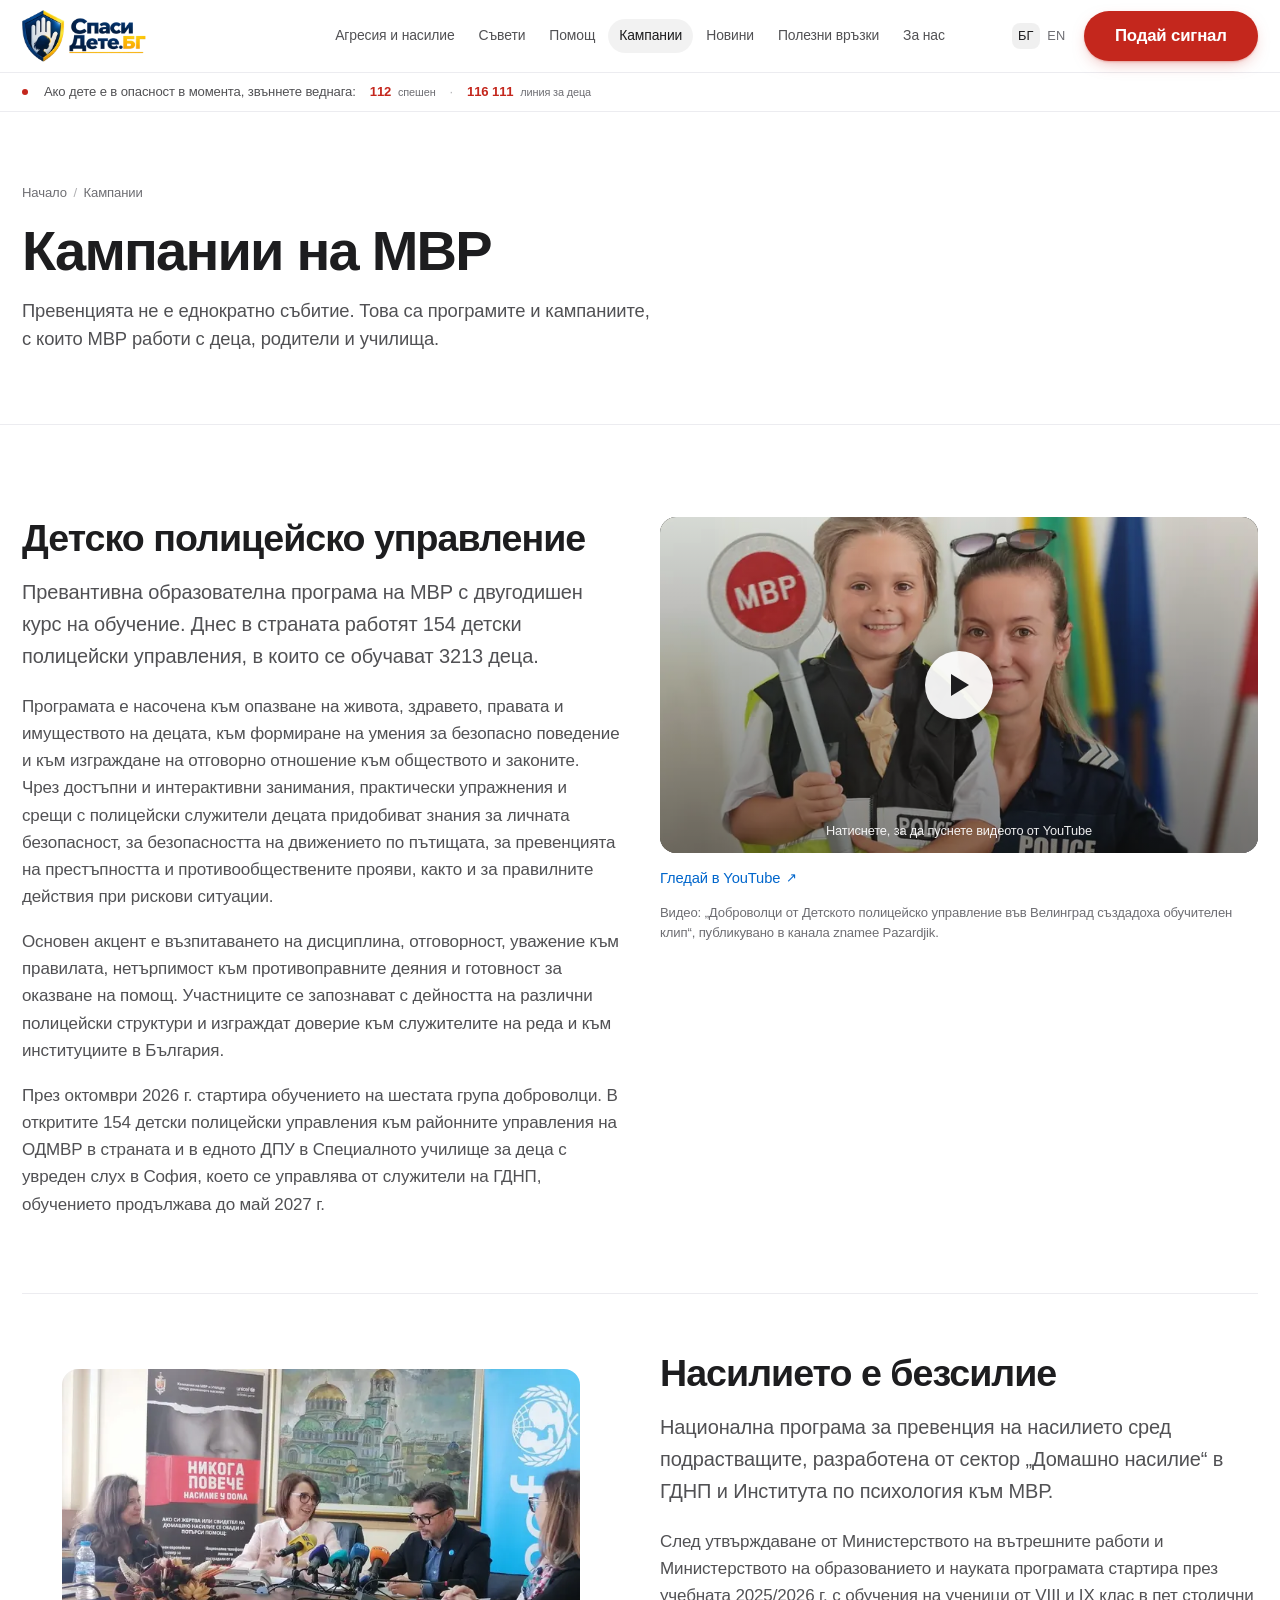
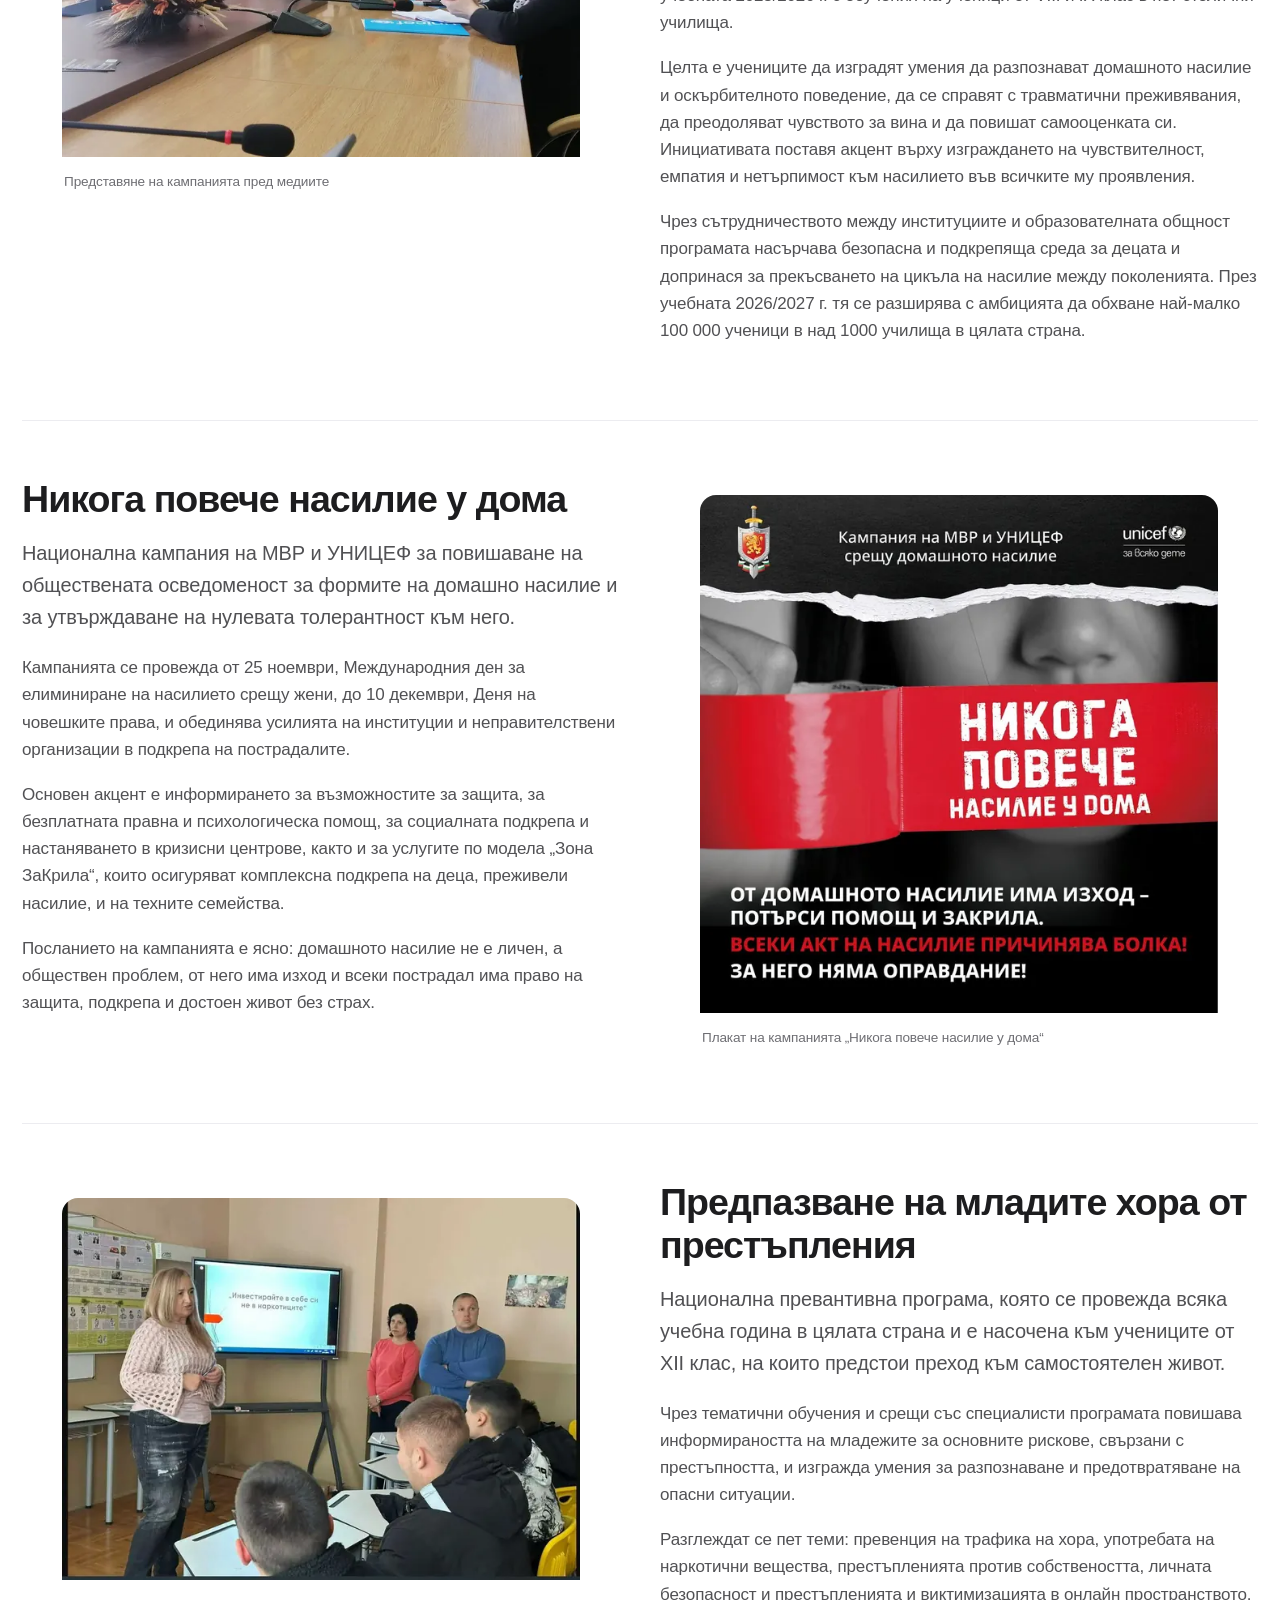
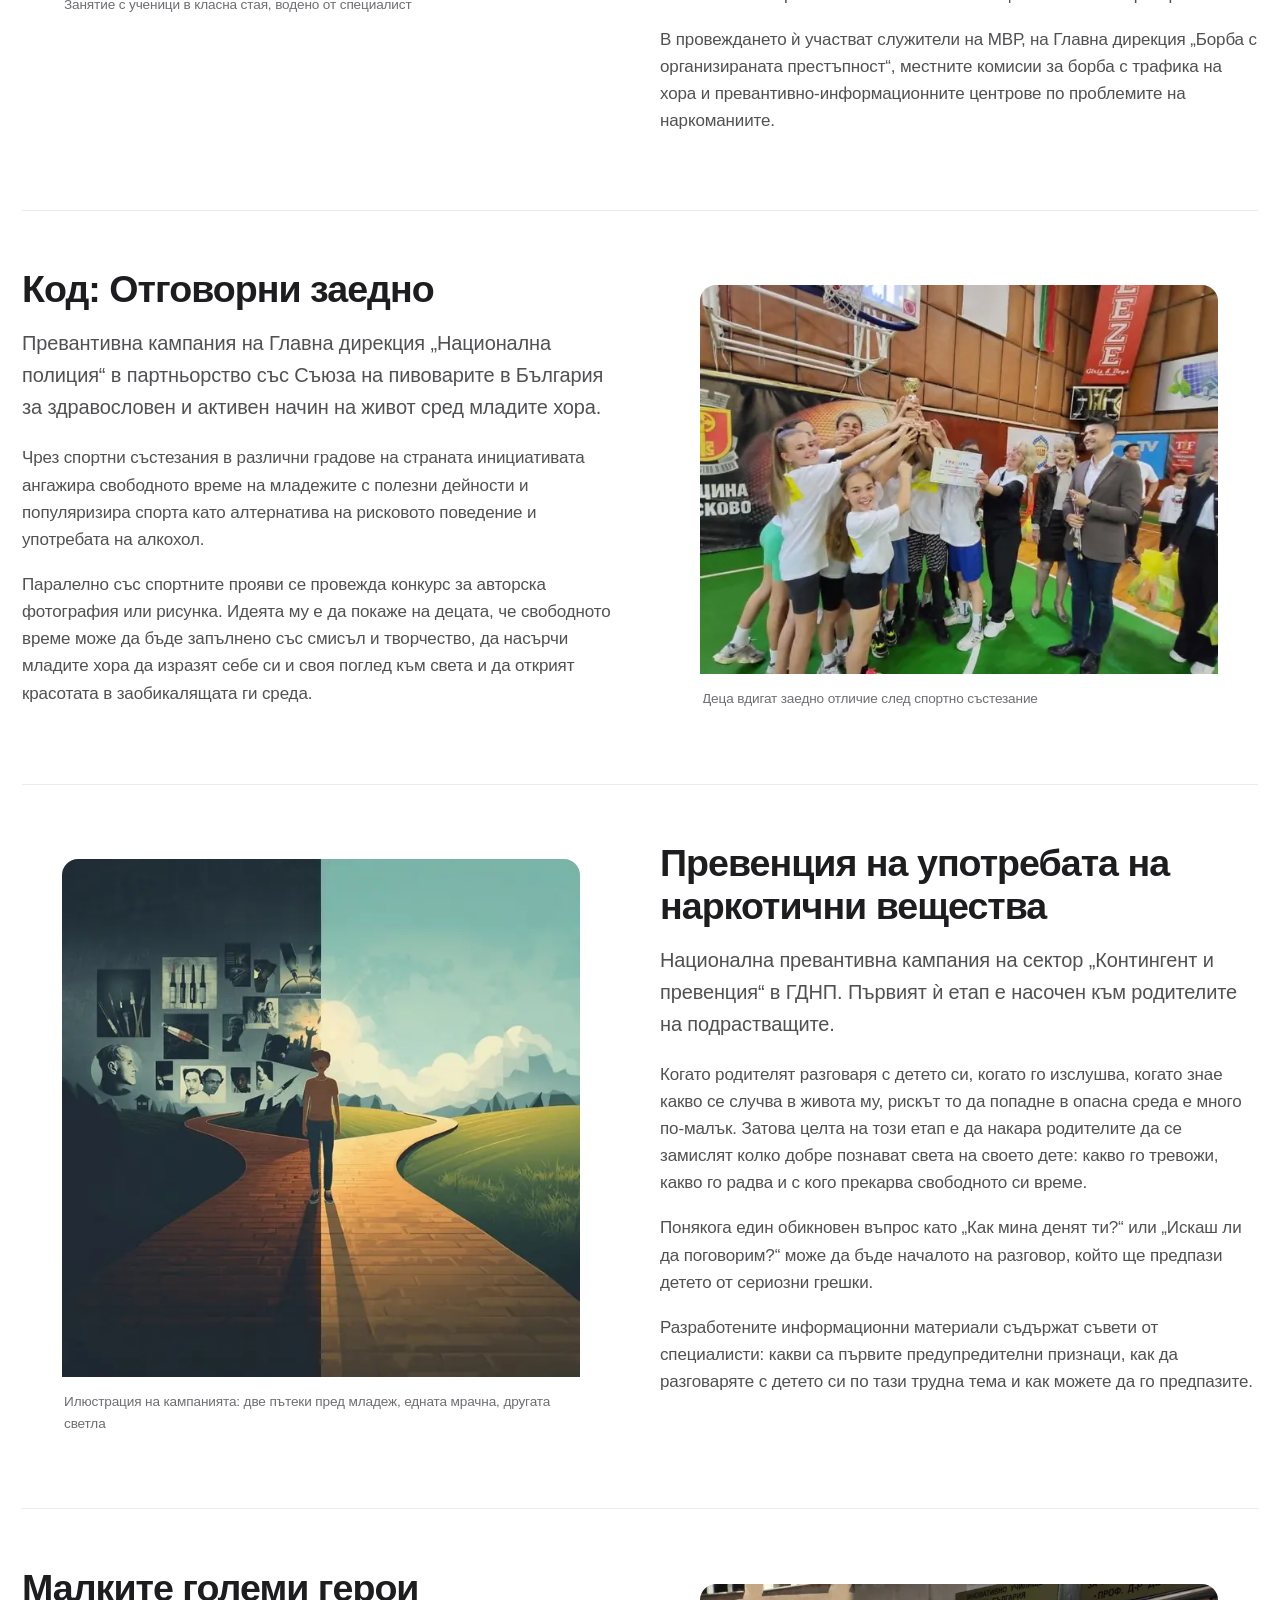
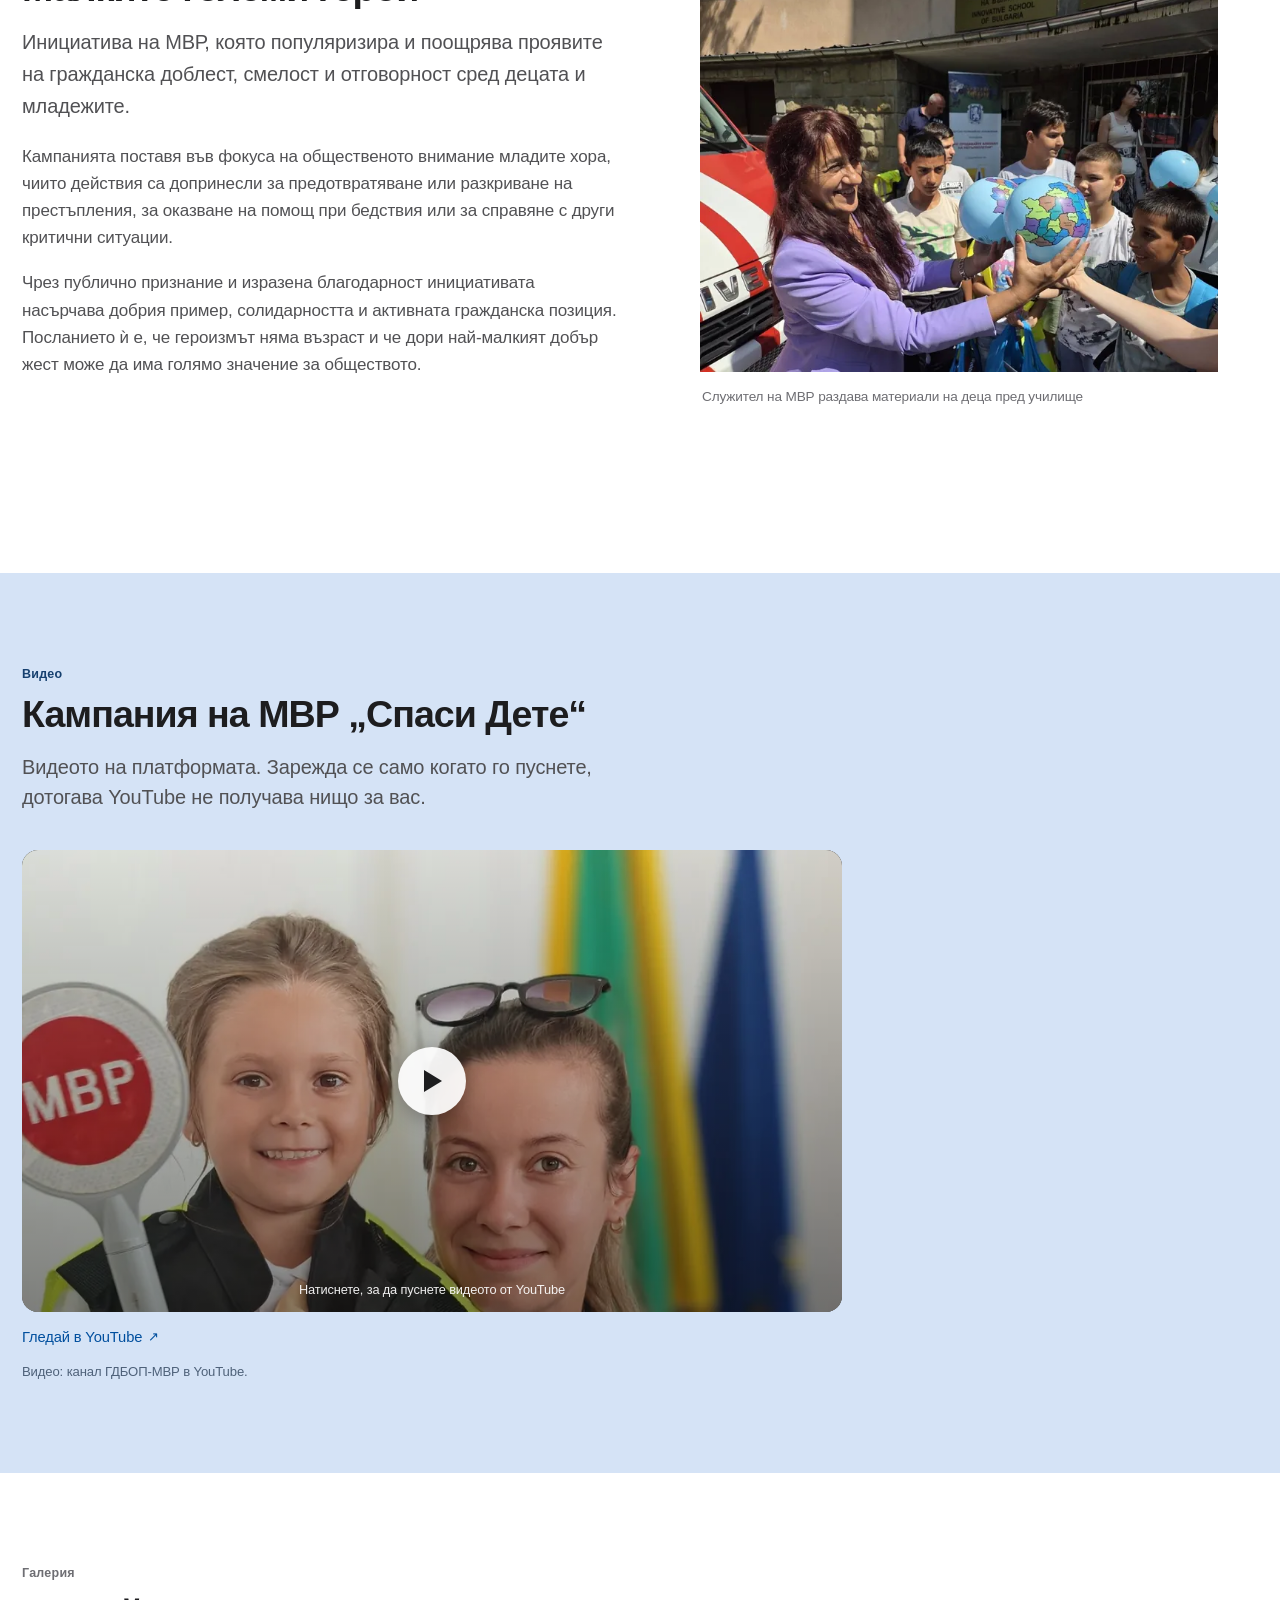
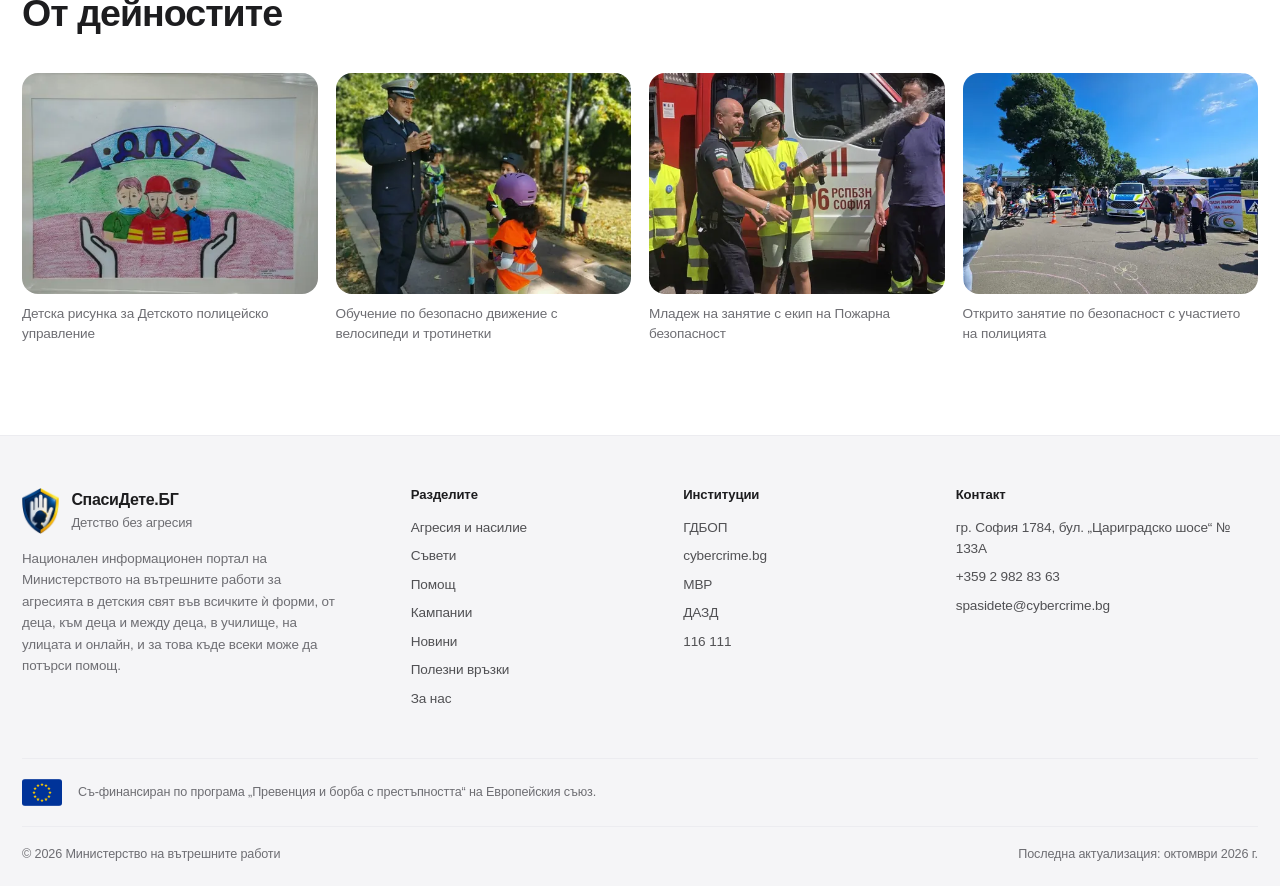
<file: campaigns.html>
<!DOCTYPE html>
<html lang="bg" data-lang="bg">
<head>
<meta charset="utf-8">
<meta name="viewport" content="width=device-width, initial-scale=1, viewport-fit=cover">
<title data-title-bg="Кампании на МВР — СпасиДете.БГ" data-title-en="Ministry of Interior campaigns — SpasiDete.BG">Кампании на МВР — СпасиДете.БГ</title>
<meta name="description" data-desc-bg="„Детско полицейско управление“, „Насилието е безсилие“, „Никога повече насилие у дома“ и другите програми и кампании на МВР за превенция на агресията сред деца." data-desc-en="“The Children’s Police Department”, “Violence is powerlessness”, “Never again violence at home” and the Ministry’s other programmes for preventing aggression among children." content="„Детско полицейско управление“, „Насилието е безсилие“, „Никога повече насилие у дома“ и другите програми и кампании на МВР за превенция на агресията сред деца.">
<meta name="theme-color" content="#0a1f38">
<meta name="referrer" content="strict-origin-when-cross-origin">
<meta http-equiv="Content-Security-Policy" content="default-src 'self'; base-uri 'self'; form-action 'none'; object-src 'none'; img-src 'self' data: https://i.ytimg.com https://i9.ytimg.com; style-src 'self' 'unsafe-inline'; script-src 'self' 'unsafe-inline'; frame-src https://www.youtube-nocookie.com https://www.youtube.com; connect-src 'self'">
<meta property="og:type" content="website">
<meta property="og:site_name" content="СпасиДете.БГ">
<meta property="og:title" content="Кампании на МВР — СпасиДете.БГ">
<meta property="og:description" content="„Детско полицейско управление“, „Насилието е безсилие“, „Никога повече насилие у дома“ и другите програми и кампании на МВР за превенция на агресията сред деца.">
<meta property="og:locale" content="bg_BG">
<meta property="og:locale:alternate" content="en_GB">
<meta property="og:url" content="https://cyb3r-pony.github.io/spasidete.bg/campaigns.html">
<meta property="og:image" content="https://cyb3r-pony.github.io/spasidete.bg/assets/img/og-image.jpg">
<meta property="og:image:width" content="1200">
<meta property="og:image:height" content="630">
<meta property="og:image:alt" content="СпасиДете.БГ, агресията в детския свят">
<meta name="twitter:card" content="summary_large_image">
<link rel="canonical" href="https://cyb3r-pony.github.io/spasidete.bg/campaigns.html">
<link rel="icon" href="favicon.ico" sizes="16x16 24x24 32x32 48x48 64x64">
<link rel="icon" href="assets/img/icon-32.png" sizes="32x32" type="image/png">
<link rel="icon" href="assets/img/icon-192.png" sizes="192x192" type="image/png">
<link rel="apple-touch-icon" href="apple-touch-icon.png">
<link rel="mask-icon" href="assets/img/mask-icon.svg" color="#1d4e89">
<link rel="stylesheet" href="assets/css/style.css">

<script>
  /* Задава езика преди рисуване, за да няма премигване.
     Sets the language before paint so there is no flash. */
  (function () {
    try {
      var p = new URLSearchParams(location.search).get('lang');
      var l = (p === 'bg' || p === 'en') ? p : (localStorage.getItem('sd-lang') || 'bg');
      document.documentElement.setAttribute('data-lang', l);
      document.documentElement.setAttribute('lang', l);
    } catch (e) {}
  })();
</script>
</head>
<body>
<a class="skip-link" href="#main"><span lang="bg">Към основното съдържание</span><span lang="en">Skip to main content</span></a>

<header class="nav">
  <div class="wrap nav__inner">
    <a class="brand" href="index.html" aria-label="СпасиДете.БГ, начало / home">
      <picture><source type="image/webp" srcset="assets/img/logo-spasidete.webp"><img src="assets/img/logo-spasidete.png" alt="СпасиДете.БГ, превенция, защита, подкрепа" width="382" height="160" decoding="async" class="brand__mark"></picture>
    </a>

    <nav class="nav__links" id="mainnav" aria-label="Основна навигация / Main navigation">
      <ul>
        <li><a href="bullying.html"><span lang="bg">Агресия и насилие</span><span lang="en">Aggression &amp; violence</span></a></li>
        <li><a href="advice.html"><span lang="bg">Съвети</span><span lang="en">Advice</span></a></li>
        <li><a href="help.html"><span lang="bg">Помощ</span><span lang="en">Help</span></a></li>
        <li><a href="campaigns.html" aria-current="page"><span lang="bg">Кампании</span><span lang="en">Campaigns</span></a></li>
        <li><a href="news.html"><span lang="bg">Новини</span><span lang="en">News</span></a></li>
        <li><a href="resources.html"><span lang="bg">Полезни връзки</span><span lang="en">Useful links</span></a></li>
        <li><a href="about.html"><span lang="bg">За нас</span><span lang="en">About</span></a></li>
        <li class="nav__extra"><a href="contact.html"><span lang="bg">Контакти</span><span lang="en">Contact</span></a></li>
      </ul>
    </nav>

    <div class="nav__actions">
      <div class="langswitch" role="group" aria-label="Език / Language">
        <button type="button" data-lang="bg" aria-pressed="true">БГ</button>
        <button type="button" data-lang="en" aria-pressed="false">EN</button>
      </div>
      <a class="btn btn--danger btn--sm btn--report" href="report.html"><span lang="bg"><span class="lbl-full">Подай сигнал</span><span class="lbl-short">Сигнал</span></span><span lang="en"><span class="lbl-full">Report</span><span class="lbl-short">Report</span></span></a>
      <button class="navtoggle" type="button" aria-expanded="false" aria-controls="mainnav" aria-label="Меню / Menu"><span></span></button>
    </div>
  </div>
</header>

<div class="urgent">
  <div class="wrap urgent__inner">
    <span class="urgent__dot" aria-hidden="true"></span>
    <b lang="bg">Ако дете е в опасност в момента, звъннете веднага:</b><b lang="en">If a child is in danger right now, call immediately:</b>
    <a href="tel:112">112 <small><span lang="bg">спешен</span><span lang="en">emergency</span></small></a>
    <span class="sep" aria-hidden="true">·</span>
    <a href="tel:116111">116 111 <small><span lang="bg">линия за деца</span><span lang="en">child line</span></small></a>
  </div>
</div>

<main id="main">
<section class="pagehead">
  <div class="wrap">
    <div class="crumbs"><a href="index.html"><span lang="bg">Начало</span><span lang="en">Home</span></a><span aria-hidden="true">/</span><span lang="bg">Кампании</span><span lang="en">Campaigns</span></div>
    <h1 lang="bg">Кампании на МВР</h1><h1 lang="en">Ministry of Interior campaigns</h1>
    <p lang="bg">Превенцията не е еднократно събитие. Това са програмите и кампаниите, с които МВР работи с деца, родители и училища.</p><p lang="en">Prevention is not a one-off event. These are the programmes and campaigns through which the Ministry works with children, parents and schools.</p>
  </div>
</section>

<section class="section">
  <div class="wrap">
    <article class="campaign" id="dpu">
  <div class="campaign__text">
    <h2 lang="bg">Детско полицейско управление</h2><h2 lang="en">The Children’s Police Department</h2>
    <p lang="bg" class="lede">Превантивна образователна програма на МВР с двугодишен курс на обучение. Днес в страната работят 154 детски полицейски управления, в които се обучават 3213 деца.</p><p lang="en" class="lede">A preventive education programme of the Ministry with a two-year course. Today 154 Children’s Police Departments operate across the country, training 3,213 children.</p>
    <p lang="bg">Програмата е насочена към опазване на живота, здравето, правата и имуществото на децата, към формиране на умения за безопасно поведение и към изграждане на отговорно отношение към обществото и законите. Чрез достъпни и интерактивни занимания, практически упражнения и срещи с полицейски служители децата придобиват знания за личната безопасност, за безопасността на движението по пътищата, за превенцията на престъпността и противообществените прояви, както и за правилните действия при рискови ситуации.</p><p lang="en">The programme aims to protect children’s lives, health, rights and property, to build skills for safe behaviour and to form a responsible attitude towards society and the law. Through accessible, interactive sessions, practical exercises and meetings with police officers, children learn about personal safety, road safety, crime prevention and the right thing to do in risky situations.</p><p lang="bg">Основен акцент е възпитаването на дисциплина, отговорност, уважение към правилата, нетърпимост към противоправните деяния и готовност за оказване на помощ. Участниците се запознават с дейността на различни полицейски структури и изграждат доверие към служителите на реда и към институциите в България.</p><p lang="en">The main emphasis is on discipline, responsibility, respect for the rules, intolerance of unlawful acts and a readiness to help. Participants get to know the work of the various police structures and build trust in officers and institutions.</p><p lang="bg">През октомври 2026 г. стартира обучението на шестата група доброволци. В откритите 154 детски полицейски управления към районните управления на ОДМВР в страната и в едното ДПУ в Специалното училище за деца с увреден слух в София, което се управлява от служители на ГДНП, обучението продължава до май 2027 г.</p><p lang="en">In October 2026 the sixth group of volunteers began their training. In the 154 Children’s Police Departments attached to the regional police units across the country, and in the one at the Special School for Children with Impaired Hearing in Sofia run by National Police officers, teaching continues until May 2027.</p>
  </div>
  <div class="campaign__media"><div class="videobox">
        <div class="videobox__frame videofacade" data-yt="fyiXOyATDhk" data-title="Детско полицейско управление">
          <picture><source type="image/webp" srcset="assets/img/photos/kampaniya-dpu-xs.webp 480w, assets/img/photos/kampaniya-dpu-sm.webp 700w, assets/img/photos/kampaniya-dpu-md.webp 960w, assets/img/photos/kampaniya-dpu.webp 1400w" sizes="(max-width: 960px) 92vw, 46vw"><img src="assets/img/photos/kampaniya-dpu.jpg" srcset="assets/img/photos/kampaniya-dpu-xs.jpg 480w, assets/img/photos/kampaniya-dpu-sm.jpg 700w, assets/img/photos/kampaniya-dpu-md.jpg 960w, assets/img/photos/kampaniya-dpu.jpg 1400w" sizes="(max-width: 960px) 92vw, 46vw" alt="Момиче с полицейска жилетка и стоп‑палка на МВР до полицейска служителка" width="1400" height="1050" decoding="async" loading="lazy"></picture>
          <button class="videofacade__btn" type="button" aria-label="Пусни видеото / Play the video">
            <span class="videofacade__play" aria-hidden="true"></span>
          </button>
          <span class="videofacade__hint"><span lang="bg">Натиснете, за да пуснете видеото от YouTube</span><span lang="en">Press to load the video from YouTube</span></span>
        </div>
        <p class="videocredit"><span lang="bg">Видео: „Доброволци от Детското полицейско управление във Велинград създадоха обучителен клип“, публикувано в канала znamee Pazardjik.</span><span lang="en">Video: “Volunteers from the Children’s Police Department in Velingrad made a training clip”, published on the znamee Pazardjik channel.</span></p>
      </div></div>
</article><article class="campaign" id="nasilieto-e-bezsilie">
  <div class="campaign__text">
    <h2 lang="bg">Насилието е безсилие</h2><h2 lang="en">Violence is powerlessness</h2>
    <p lang="bg" class="lede">Национална програма за превенция на насилието сред подрастващите, разработена от сектор „Домашно насилие“ в ГДНП и Института по психология към МВР.</p><p lang="en" class="lede">A national programme for the prevention of violence among young people, developed by the Domestic Violence sector of the National Police and the Ministry’s Institute of Psychology.</p>
    <p lang="bg">След утвърждаване от Министерството на вътрешните работи и Министерството на образованието и науката програмата стартира през учебната 2025/2026 г. с обучения на ученици от VIII и IX клас в пет столични училища.</p><p lang="en">Approved by the Ministry of Interior and the Ministry of Education and Science, the programme started in the 2025/2026 school year with sessions for pupils in grades VIII and IX at five Sofia schools.</p><p lang="bg">Целта е учениците да изградят умения да разпознават домашното насилие и оскърбителното поведение, да се справят с травматични преживявания, да преодоляват чувството за вина и да повишат самооценката си. Инициативата поставя акцент върху изграждането на чувствителност, емпатия и нетърпимост към насилието във всичките му проявления.</p><p lang="en">The aim is for pupils to recognise domestic violence and abusive behaviour, to cope with traumatic experience, to let go of guilt and to build their self-esteem. The initiative stresses sensitivity, empathy and intolerance of violence in all its forms.</p><p lang="bg">Чрез сътрудничеството между институциите и образователната общност програмата насърчава безопасна и подкрепяща среда за децата и допринася за прекъсването на цикъла на насилие между поколенията. През учебната 2026/2027 г. тя се разширява с амбицията да обхване най‑малко 100 000 ученици в над 1000 училища в цялата страна.</p><p lang="en">Through cooperation between the institutions and the education community the programme fosters a safe, supportive environment for children and helps break the cycle of violence between generations. In the 2026/2027 school year it expands with the ambition of reaching at least 100,000 pupils in over 1,000 schools nationwide.</p>
  </div>
  <div class="campaign__media"><figure class="figure"><picture><source type="image/webp" srcset="assets/img/photos/kampaniya-presconf-xs.webp 480w, assets/img/photos/kampaniya-presconf-sm.webp 700w, assets/img/photos/kampaniya-presconf-md.webp 960w, assets/img/photos/kampaniya-presconf.webp 1400w" sizes="(max-width: 960px) 92vw, 46vw"><img src="assets/img/photos/kampaniya-presconf.jpg" srcset="assets/img/photos/kampaniya-presconf-xs.jpg 480w, assets/img/photos/kampaniya-presconf-sm.jpg 700w, assets/img/photos/kampaniya-presconf-md.jpg 960w, assets/img/photos/kampaniya-presconf.jpg 1400w" sizes="(max-width: 960px) 92vw, 46vw" alt="Представяне на кампанията пред медиите" width="1400" height="1050" decoding="async" loading="lazy"></picture><figcaption><span lang="bg">Представяне на кампанията пред медиите</span><span lang="en">The campaign being presented to the media</span></figcaption></figure></div>
</article><article class="campaign" id="nikoga-poveche">
  <div class="campaign__text">
    <h2 lang="bg">Никога повече насилие у дома</h2><h2 lang="en">Never again violence at home</h2>
    <p lang="bg" class="lede">Национална кампания на МВР и УНИЦЕФ за повишаване на обществената осведоменост за формите на домашно насилие и за утвърждаване на нулевата толерантност към него.</p><p lang="en" class="lede">A national campaign of the Ministry of Interior and UNICEF, raising public awareness of the forms of domestic violence and asserting zero tolerance towards it.</p>
    <p lang="bg">Кампанията се провежда от 25 ноември, Международния ден за елиминиране на насилието срещу жени, до 10 декември, Деня на човешките права, и обединява усилията на институции и неправителствени организации в подкрепа на пострадалите.</p><p lang="en">The campaign runs from 25 November, the International Day for the Elimination of Violence against Women, to 10 December, Human Rights Day, bringing together institutions and non-governmental organisations in support of those affected.</p><p lang="bg">Основен акцент е информирането за възможностите за защита, за безплатната правна и психологическа помощ, за социалната подкрепа и настаняването в кризисни центрове, както и за услугите по модела „Зона ЗаКрила“, които осигуряват комплексна подкрепа на деца, преживели насилие, и на техните семейства.</p><p lang="en">Its main emphasis is on the available protection, on free legal and psychological help, on social support and placement in crisis centres, and on the “Protection Zone” services, which give comprehensive support to children who have experienced violence and to their families.</p><p lang="bg">Посланието на кампанията е ясно: домашното насилие не е личен, а обществен проблем, от него има изход и всеки пострадал има право на защита, подкрепа и достоен живот без страх.</p><p lang="en">The message is plain: domestic violence is not a private matter but a public one, there is a way out of it, and everyone affected has a right to protection, support and a life without fear.</p>
  </div>
  <div class="campaign__media"><figure class="figure"><picture><source type="image/webp" srcset="assets/img/photos/kampaniya-nikoga-poveche-xs.webp 480w, assets/img/photos/kampaniya-nikoga-poveche-sm.webp 640w, assets/img/photos/kampaniya-nikoga-poveche.webp 1100w" sizes="(max-width: 960px) 92vw, 46vw"><img src="assets/img/photos/kampaniya-nikoga-poveche.jpg" srcset="assets/img/photos/kampaniya-nikoga-poveche-xs.jpg 480w, assets/img/photos/kampaniya-nikoga-poveche-sm.jpg 640w, assets/img/photos/kampaniya-nikoga-poveche.jpg 1100w" sizes="(max-width: 960px) 92vw, 46vw" alt="Плакат на кампанията „Никога повече насилие у дома“" width="1100" height="1100" decoding="async" loading="lazy"></picture><figcaption><span lang="bg">Плакат на кампанията „Никога повече насилие у дома“</span><span lang="en">Poster of the “Never again violence at home” campaign</span></figcaption></figure></div>
</article><article class="campaign" id="predpazvane">
  <div class="campaign__text">
    <h2 lang="bg">Предпазване на младите хора от престъпления</h2><h2 lang="en">Protecting young people from crime</h2>
    <p lang="bg" class="lede">Национална превантивна програма, която се провежда всяка учебна година в цялата страна и е насочена към учениците от XII клас, на които предстои преход към самостоятелен живот.</p><p lang="en" class="lede">A national prevention programme run every school year across the country, aimed at pupils in grade XII who are about to move into independent life.</p>
    <p lang="bg">Чрез тематични обучения и срещи със специалисти програмата повишава информираността на младежите за основните рискове, свързани с престъпността, и изгражда умения за разпознаване и предотвратяване на опасни ситуации.</p><p lang="en">Through themed sessions and meetings with specialists, the programme raises young people’s awareness of the main risks of crime and builds the skills to recognise and avoid dangerous situations.</p><p lang="bg">Разглеждат се пет теми: превенция на трафика на хора, употребата на наркотични вещества, престъпленията против собствеността, личната безопасност и престъпленията и виктимизацията в онлайн пространството.</p><p lang="en">Five themes are covered: the prevention of human trafficking, drug use, crimes against property, personal safety, and crime and victimisation online.</p><p lang="bg">В провеждането ѝ участват служители на МВР, на Главна дирекция „Борба с организираната престъпност“, местните комисии за борба с трафика на хора и превантивно‑информационните центрове по проблемите на наркоманиите.</p><p lang="en">It is delivered by officers of the Ministry of Interior and of the Directorate General for Combating Organised Crime, together with the local anti-trafficking commissions and the drug prevention and information centres.</p>
  </div>
  <div class="campaign__media"><figure class="figure"><picture><source type="image/webp" srcset="assets/img/photos/kampaniya-predpazvane-xs.webp 480w, assets/img/photos/kampaniya-predpazvane-sm.webp 640w, assets/img/photos/kampaniya-predpazvane-md.webp 960w, assets/img/photos/kampaniya-predpazvane.webp 1251w" sizes="(max-width: 960px) 92vw, 46vw"><img src="assets/img/photos/kampaniya-predpazvane.jpg" srcset="assets/img/photos/kampaniya-predpazvane-xs.jpg 480w, assets/img/photos/kampaniya-predpazvane-sm.jpg 640w, assets/img/photos/kampaniya-predpazvane-md.jpg 960w, assets/img/photos/kampaniya-predpazvane.jpg 1251w" sizes="(max-width: 960px) 92vw, 46vw" alt="Занятие с ученици в класна стая, водено от специалист" width="1251" height="920" decoding="async" loading="lazy"></picture><figcaption><span lang="bg">Занятие с ученици в класна стая, водено от специалист</span><span lang="en">A specialist running a session with pupils in a classroom</span></figcaption></figure></div>
</article><article class="campaign" id="kod-otgovorni">
  <div class="campaign__text">
    <h2 lang="bg">Код: Отговорни заедно</h2><h2 lang="en">Code: Responsible together</h2>
    <p lang="bg" class="lede">Превантивна кампания на Главна дирекция „Национална полиция“ в партньорство със Съюза на пивоварите в България за здравословен и активен начин на живот сред младите хора.</p><p lang="en" class="lede">A prevention campaign of the Directorate General National Police together with the Brewers’ Union of Bulgaria, promoting a healthy, active way of life among young people.</p>
    <p lang="bg">Чрез спортни състезания в различни градове на страната инициативата ангажира свободното време на младежите с полезни дейности и популяризира спорта като алтернатива на рисковото поведение и употребата на алкохол.</p><p lang="en">Through sports contests in towns across the country the initiative fills young people’s free time with worthwhile activity and promotes sport as an alternative to risky behaviour and alcohol.</p><p lang="bg">Паралелно със спортните прояви се провежда конкурс за авторска фотография или рисунка. Идеята му е да покаже на децата, че свободното време може да бъде запълнено със смисъл и творчество, да насърчи младите хора да изразят себе си и своя поглед към света и да открият красотата в заобикалящата ги среда.</p><p lang="en">Alongside the sport runs a competition for original photography or drawing. Its idea is to show children that free time can be filled with meaning and creativity, to encourage young people to express themselves and their view of the world, and to find the beauty around them.</p>
  </div>
  <div class="campaign__media"><figure class="figure"><picture><source type="image/webp" srcset="assets/img/photos/kampaniya-kod-otgovorni-xs.webp 480w, assets/img/photos/kampaniya-kod-otgovorni-sm.webp 650w, assets/img/photos/kampaniya-kod-otgovorni-md.webp 960w, assets/img/photos/kampaniya-kod-otgovorni.webp 1300w" sizes="(max-width: 960px) 92vw, 46vw"><img src="assets/img/photos/kampaniya-kod-otgovorni.jpg" srcset="assets/img/photos/kampaniya-kod-otgovorni-xs.jpg 480w, assets/img/photos/kampaniya-kod-otgovorni-sm.jpg 650w, assets/img/photos/kampaniya-kod-otgovorni-md.jpg 960w, assets/img/photos/kampaniya-kod-otgovorni.jpg 1300w" sizes="(max-width: 960px) 92vw, 46vw" alt="Деца вдигат заедно отличие след спортно състезание" width="1300" height="975" decoding="async" loading="lazy"></picture><figcaption><span lang="bg">Деца вдигат заедно отличие след спортно състезание</span><span lang="en">Children lifting an award together after a sports contest</span></figcaption></figure></div>
</article><article class="campaign" id="prevenciya-narkotici">
  <div class="campaign__text">
    <h2 lang="bg">Превенция на употребата на наркотични вещества</h2><h2 lang="en">Preventing drug use</h2>
    <p lang="bg" class="lede">Национална превантивна кампания на сектор „Контингент и превенция“ в ГДНП. Първият ѝ етап е насочен към родителите на подрастващите.</p><p lang="en" class="lede">A national prevention campaign of the National Police’s Prevention sector. Its first stage is addressed to the parents of adolescents.</p>
    <p lang="bg">Когато родителят разговаря с детето си, когато го изслушва, когато знае какво се случва в живота му, рискът то да попадне в опасна среда е много по‑малък. Затова целта на този етап е да накара родителите да се замислят колко добре познават света на своето дете: какво го тревожи, какво го радва и с кого прекарва свободното си време.</p><p lang="en">When a parent talks with their child, listens to them and knows what is going on in their life, the risk of the child ending up in a dangerous environment is far lower. The stage therefore asks parents to consider how well they know their child’s world: what worries them, what makes them happy and whom they spend their free time with.</p><p lang="bg">Понякога един обикновен въпрос като „Как мина денят ти?“ или „Искаш ли да поговорим?“ може да бъде началото на разговор, който ще предпази детето от сериозни грешки.</p><p lang="en">Sometimes an ordinary question such as “How was your day?” or “Shall we talk?” is the beginning of a conversation that keeps a child from serious mistakes.</p><p lang="bg">Разработените информационни материали съдържат съвети от специалисти: какви са първите предупредителни признаци, как да разговаряте с детето си по тази трудна тема и как можете да го предпазите.</p><p lang="en">The information materials carry advice from specialists: the first warning signs, how to talk with your child about this difficult subject, and how you can protect them.</p>
  </div>
  <div class="campaign__media"><figure class="figure"><picture><source type="image/webp" srcset="assets/img/photos/kampaniya-narkotici-xs.webp 480w, assets/img/photos/kampaniya-narkotici-sm.webp 640w, assets/img/photos/kampaniya-narkotici.webp 1024w" sizes="(max-width: 960px) 92vw, 46vw"><img src="assets/img/photos/kampaniya-narkotici.jpg" srcset="assets/img/photos/kampaniya-narkotici-xs.jpg 480w, assets/img/photos/kampaniya-narkotici-sm.jpg 640w, assets/img/photos/kampaniya-narkotici.jpg 1024w" sizes="(max-width: 960px) 92vw, 46vw" alt="Илюстрация на кампанията: две пътеки пред младеж, едната мрачна, другата светла" width="1024" height="1024" decoding="async" loading="lazy"></picture><figcaption><span lang="bg">Илюстрация на кампанията: две пътеки пред младеж, едната мрачна, другата светла</span><span lang="en">Campaign illustration: a young person before two paths, one dark, one bright</span></figcaption></figure></div>
</article><article class="campaign" id="malkite-golemi-geroi">
  <div class="campaign__text">
    <h2 lang="bg">Малките големи герои</h2><h2 lang="en">Little big heroes</h2>
    <p lang="bg" class="lede">Инициатива на МВР, която популяризира и поощрява проявите на гражданска доблест, смелост и отговорност сред децата и младежите.</p><p lang="en" class="lede">A Ministry of Interior initiative that recognises and encourages civic courage, bravery and responsibility among children and young people.</p>
    <p lang="bg">Кампанията поставя във фокуса на общественото внимание младите хора, чиито действия са допринесли за предотвратяване или разкриване на престъпления, за оказване на помощ при бедствия или за справяне с други критични ситуации.</p><p lang="en">The campaign puts in the public eye young people whose actions have helped prevent or solve crimes, helped during disasters or resolved other critical situations.</p><p lang="bg">Чрез публично признание и изразена благодарност инициативата насърчава добрия пример, солидарността и активната гражданска позиция. Посланието ѝ е, че героизмът няма възраст и че дори най‑малкият добър жест може да има голямо значение за обществото.</p><p lang="en">Through public recognition and thanks, the initiative encourages the good example, solidarity and active citizenship. Its message is that heroism has no age, and that even the smallest good deed can matter greatly to society.</p>
  </div>
  <div class="campaign__media"><figure class="figure"><picture><source type="image/webp" srcset="assets/img/photos/kampaniya-malkite-geroi-xs.webp 480w, assets/img/photos/kampaniya-malkite-geroi-sm.webp 700w, assets/img/photos/kampaniya-malkite-geroi-md.webp 960w, assets/img/photos/kampaniya-malkite-geroi.webp 1400w" sizes="(max-width: 960px) 92vw, 46vw"><img src="assets/img/photos/kampaniya-malkite-geroi.jpg" srcset="assets/img/photos/kampaniya-malkite-geroi-xs.jpg 480w, assets/img/photos/kampaniya-malkite-geroi-sm.jpg 700w, assets/img/photos/kampaniya-malkite-geroi-md.jpg 960w, assets/img/photos/kampaniya-malkite-geroi.jpg 1400w" sizes="(max-width: 960px) 92vw, 46vw" alt="Служител на МВР раздава материали на деца пред училище" width="1400" height="1050" decoding="async" loading="lazy"></picture><figcaption><span lang="bg">Служител на МВР раздава материали на деца пред училище</span><span lang="en">A Ministry officer handing out materials to children outside a school</span></figcaption></figure></div>
</article>
  </div>
</section>

<section class="section section--azure" id="video">
  <div class="wrap">
    <div class="section-head">
      <span class="eyebrow"><span lang="bg">Видео</span><span lang="en">Video</span></span>
      <h2 lang="bg">Кампания на МВР „Спаси Дете“</h2><h2 lang="en">The Ministry of Interior’s “Save a child” campaign</h2>
      <p lang="bg" class="lede">Видеото на платформата. Зарежда се само когато го пуснете, дотогава YouTube не получава нищо за вас.</p><p lang="en" class="lede">The platform’s video. It loads only when you press play — until then YouTube receives nothing about you.</p>
    </div>
    <div class="videoslot">
      <div class="videobox__frame videofacade" data-yt="G5PGVCCfQy8" data-title="Кампания на МВР „Спаси Дете“">
        <picture><source type="image/webp" srcset="assets/img/photos/hero-xs.webp 480w, assets/img/photos/hero-sm.webp 800w, assets/img/photos/hero-md.webp 960w, assets/img/photos/hero.webp 1600w" sizes="(max-width: 880px) 92vw, 820px"><img src="assets/img/photos/hero.jpg" srcset="assets/img/photos/hero-xs.jpg 480w, assets/img/photos/hero-sm.jpg 800w, assets/img/photos/hero-md.jpg 960w, assets/img/photos/hero.jpg 1600w" sizes="(max-width: 880px) 92vw, 820px" alt="Полицейска служителка и дете със знак на МВР" width="1600" height="900" decoding="async" loading="lazy"></picture>
        <button class="videofacade__btn" type="button" aria-label="Пусни видеото / Play the video">
          <span class="videofacade__play" aria-hidden="true"></span>
        </button>
        <span class="videofacade__hint"><span lang="bg">Натиснете, за да пуснете видеото от YouTube</span><span lang="en">Press to load the video from YouTube</span></span>
      </div>
      <p class="videocredit"><span lang="bg">Видео: канал ГДБОП-МВР в YouTube.</span><span lang="en">Video: the GDBOP-MVR channel on YouTube.</span></p>
    </div>
  </div>
</section>

<section class="section">
  <div class="wrap">
    <div class="section-head">
      <span class="eyebrow"><span lang="bg">Галерия</span><span lang="en">Gallery</span></span>
      <h2 lang="bg">От дейностите</h2><h2 lang="en">From the activities</h2>
    </div>
    <div class="gallery"><figure class="galitem"><picture><source type="image/webp" srcset="assets/img/photos/dpu-risunka-xs.webp 480w, assets/img/photos/dpu-risunka-sm.webp 640w, assets/img/photos/dpu-risunka-md.webp 960w, assets/img/photos/dpu-risunka.webp 1200w" sizes="(max-width: 620px) 88vw, 280px"><img src="assets/img/photos/dpu-risunka.jpg" srcset="assets/img/photos/dpu-risunka-xs.jpg 480w, assets/img/photos/dpu-risunka-sm.jpg 640w, assets/img/photos/dpu-risunka-md.jpg 960w, assets/img/photos/dpu-risunka.jpg 1200w" sizes="(max-width: 620px) 88vw, 280px" alt="Детска рисунка за Детското полицейско управление" width="1200" height="800" decoding="async" loading="lazy"></picture><figcaption><span lang="bg">Детска рисунка за Детското полицейско управление</span><span lang="en">A child’s drawing of the Children’s Police Department</span></figcaption></figure><figure class="galitem"><picture><source type="image/webp" srcset="assets/img/photos/bezopasnost-velosipedi-xs.webp 480w, assets/img/photos/bezopasnost-velosipedi-sm.webp 640w, assets/img/photos/bezopasnost-velosipedi.webp 1050w" sizes="(max-width: 620px) 88vw, 280px"><img src="assets/img/photos/bezopasnost-velosipedi.jpg" srcset="assets/img/photos/bezopasnost-velosipedi-xs.jpg 480w, assets/img/photos/bezopasnost-velosipedi-sm.jpg 640w, assets/img/photos/bezopasnost-velosipedi.jpg 1050w" sizes="(max-width: 620px) 88vw, 280px" alt="Обучение по безопасно движение с велосипеди и тротинетки" width="1050" height="1400" decoding="async" loading="lazy"></picture><figcaption><span lang="bg">Обучение по безопасно движение с велосипеди и тротинетки</span><span lang="en">A session on safe cycling and scooter riding</span></figcaption></figure><figure class="galitem"><picture><source type="image/webp" srcset="assets/img/photos/dobriyat-primer-pozharna-xs.webp 480w, assets/img/photos/dobriyat-primer-pozharna-sm.webp 700w, assets/img/photos/dobriyat-primer-pozharna-md.webp 960w, assets/img/photos/dobriyat-primer-pozharna.webp 1400w" sizes="(max-width: 620px) 88vw, 280px"><img src="assets/img/photos/dobriyat-primer-pozharna.jpg" srcset="assets/img/photos/dobriyat-primer-pozharna-xs.jpg 480w, assets/img/photos/dobriyat-primer-pozharna-sm.jpg 700w, assets/img/photos/dobriyat-primer-pozharna-md.jpg 960w, assets/img/photos/dobriyat-primer-pozharna.jpg 1400w" sizes="(max-width: 620px) 88vw, 280px" alt="Младеж на занятие с екип на Пожарна безопасност" width="1400" height="1050" decoding="async" loading="lazy"></picture><figcaption><span lang="bg">Младеж на занятие с екип на Пожарна безопасност</span><span lang="en">A young man at a session with a fire-safety team</span></figcaption></figure><figure class="galitem"><picture><source type="image/webp" srcset="assets/img/photos/sabitie-bezopasnost-xs.webp 480w, assets/img/photos/sabitie-bezopasnost-sm.webp 700w, assets/img/photos/sabitie-bezopasnost-md.webp 960w, assets/img/photos/sabitie-bezopasnost.webp 1400w" sizes="(max-width: 620px) 88vw, 280px"><img src="assets/img/photos/sabitie-bezopasnost.jpg" srcset="assets/img/photos/sabitie-bezopasnost-xs.jpg 480w, assets/img/photos/sabitie-bezopasnost-sm.jpg 700w, assets/img/photos/sabitie-bezopasnost-md.jpg 960w, assets/img/photos/sabitie-bezopasnost.jpg 1400w" sizes="(max-width: 620px) 88vw, 280px" alt="Открито занятие по безопасност с участието на полицията" width="1400" height="1050" decoding="async" loading="lazy"></picture><figcaption><span lang="bg">Открито занятие по безопасност с участието на полицията</span><span lang="en">An open-air safety session with the police</span></figcaption></figure></div>
  </div>
</section>
</main>

<footer class="footer">
  <div class="wrap">
    <div class="footer__grid">
      <div>
        <div class="footer__brand">
          <picture><source type="image/webp" srcset="assets/img/logo-mark.webp"><img src="assets/img/logo-mark.png" alt="" width="156" height="192" decoding="async" loading="lazy" class="footer__mark"></picture>
          <span>
            <strong>СпасиДете.БГ</strong>
            <span lang="bg">Детство без агресия</span><span lang="en">A childhood without aggression</span>
          </span>
        </div>
        <p lang="bg">Национален информационен портал на Министерството на вътрешните работи за агресията в детския свят във всичките ѝ форми, от деца, към деца и между деца, в училище, на улицата и онлайн, и за това къде всеки може да потърси помощ.</p><p lang="en">A national information portal of the Ministry of Interior on aggression in the world of children in all its forms — by children, against children and between children, at school, in the street and online — and on where anyone can seek help.</p>
      </div>
      <div>
        <h2 lang="bg">Разделите</h2><h2 lang="en">Sections</h2>
        <ul><li><a href="bullying.html"><span lang="bg">Агресия и насилие</span><span lang="en">Aggression &amp; violence</span></a></li><li><a href="advice.html"><span lang="bg">Съвети</span><span lang="en">Advice</span></a></li><li><a href="help.html"><span lang="bg">Помощ</span><span lang="en">Help</span></a></li><li><a href="campaigns.html"><span lang="bg">Кампании</span><span lang="en">Campaigns</span></a></li><li><a href="news.html"><span lang="bg">Новини</span><span lang="en">News</span></a></li><li><a href="resources.html"><span lang="bg">Полезни връзки</span><span lang="en">Useful links</span></a></li><li><a href="about.html"><span lang="bg">За нас</span><span lang="en">About</span></a></li></ul>
      </div>
      <div>
        <h2 lang="bg">Институции</h2><h2 lang="en">Institutions</h2>
        <ul>
          <li><a href="https://gdbop.bg/" target="_blank" rel="noopener">ГДБОП</a></li>
          <li><a href="https://www.cybercrime.bg/" target="_blank" rel="noopener">cybercrime.bg</a></li>
          <li><a href="https://www.mvr.bg/" target="_blank" rel="noopener">МВР</a></li>
          <li><a href="https://sacp.government.bg/" target="_blank" rel="noopener">ДАЗД</a></li>
          <li><a href="https://116111.bg/" target="_blank" rel="noopener">116 111</a></li>
        </ul>
      </div>
      <div>
        <h2 lang="bg">Контакт</h2><h2 lang="en">Contact</h2>
        <ul>
          <li><span lang="bg">гр. София 1784, бул. „Цариградско шосе“ № 133А</span><span lang="en">133A Tsarigradsko shose Blvd., Sofia 1784, Bulgaria</span></li>
          <li><a href="tel:+35929828363">+359 2 982 83 63</a></li>
          <li><a href="mailto:spasidete@cybercrime.bg">spasidete@cybercrime.bg</a></li>
        </ul>
      </div>
    </div>

    <div class="footer__eu">
      <svg class="eu-flag" viewBox="0 0 90 60" role="img" aria-label="Европейски съюз / European Union"><rect width="90" height="60" fill="#039"/><g fill="#FC0"><polygon points="45.00,7.80 46.00,10.62 48.99,10.70 46.62,12.53 47.47,15.40 45.00,13.70 42.53,15.40 43.38,12.53 41.01,10.70 44.00,10.62"/><polygon points="54.00,10.21 55.00,13.04 57.99,13.11 55.62,14.94 56.47,17.81 54.00,16.11 51.53,17.81 52.38,14.94 50.01,13.11 53.00,13.04"/><polygon points="60.59,16.80 61.59,19.62 64.58,19.70 62.21,21.53 63.06,24.40 60.59,22.70 58.12,24.40 58.97,21.53 56.59,19.70 59.59,19.62"/><polygon points="63.00,25.80 64.00,28.62 66.99,28.70 64.62,30.53 65.47,33.40 63.00,31.70 60.53,33.40 61.38,30.53 59.01,28.70 62.00,28.62"/><polygon points="60.59,34.80 61.59,37.62 64.58,37.70 62.21,39.53 63.06,42.40 60.59,40.70 58.12,42.40 58.97,39.53 56.59,37.70 59.59,37.62"/><polygon points="54.00,41.39 55.00,44.21 57.99,44.29 55.62,46.11 56.47,48.99 54.00,47.29 51.53,48.99 52.38,46.11 50.01,44.29 53.00,44.21"/><polygon points="45.00,43.80 46.00,46.62 48.99,46.70 46.62,48.53 47.47,51.40 45.00,49.70 42.53,51.40 43.38,48.53 41.01,46.70 44.00,46.62"/><polygon points="36.00,41.39 37.00,44.21 39.99,44.29 37.62,46.11 38.47,48.99 36.00,47.29 33.53,48.99 34.38,46.11 32.01,44.29 35.00,44.21"/><polygon points="29.41,34.80 30.41,37.62 33.41,37.70 31.03,39.53 31.88,42.40 29.41,40.70 26.94,42.40 27.79,39.53 25.42,37.70 28.41,37.62"/><polygon points="27.00,25.80 28.00,28.62 30.99,28.70 28.62,30.53 29.47,33.40 27.00,31.70 24.53,33.40 25.38,30.53 23.01,28.70 26.00,28.62"/><polygon points="29.41,16.80 30.41,19.62 33.41,19.70 31.03,21.53 31.88,24.40 29.41,22.70 26.94,24.40 27.79,21.53 25.42,19.70 28.41,19.62"/><polygon points="36.00,10.21 37.00,13.04 39.99,13.11 37.62,14.94 38.47,17.81 36.00,16.11 33.53,17.81 34.38,14.94 32.01,13.11 35.00,13.04"/></g></svg>
      <span>
        <span lang="bg">Съ-финансиран по програма „Превенция и борба с престъпността“ на Европейския съюз.</span><span lang="en">Co-funded by the Prevention of and Fight against Crime Programme of the European Union.</span>
      </span>
    </div>

    <div class="footer__legal">
      <span>&copy; <span data-year>2026</span> <span lang="bg">Министерство на вътрешните работи</span><span lang="en">Ministry of Interior of the Republic of Bulgaria</span></span>
      <span><span lang="bg">Последна актуализация: октомври 2026 г.</span><span lang="en">Last updated: October 2026</span></span>
    </div>
  </div>
</footer>

<button class="totop" type="button" aria-label="Нагоре / Back to top"><svg viewBox="0 0 24 24" width="20" height="20" fill="none" stroke="currentColor" stroke-width="2" stroke-linecap="round" stroke-linejoin="round"><line x1="12" y1="19" x2="12" y2="5"/><polyline points="5 12 12 5 19 12"/></svg></button>
<script src="assets/js/main.js" defer></script>
</body>
</html>
</file>
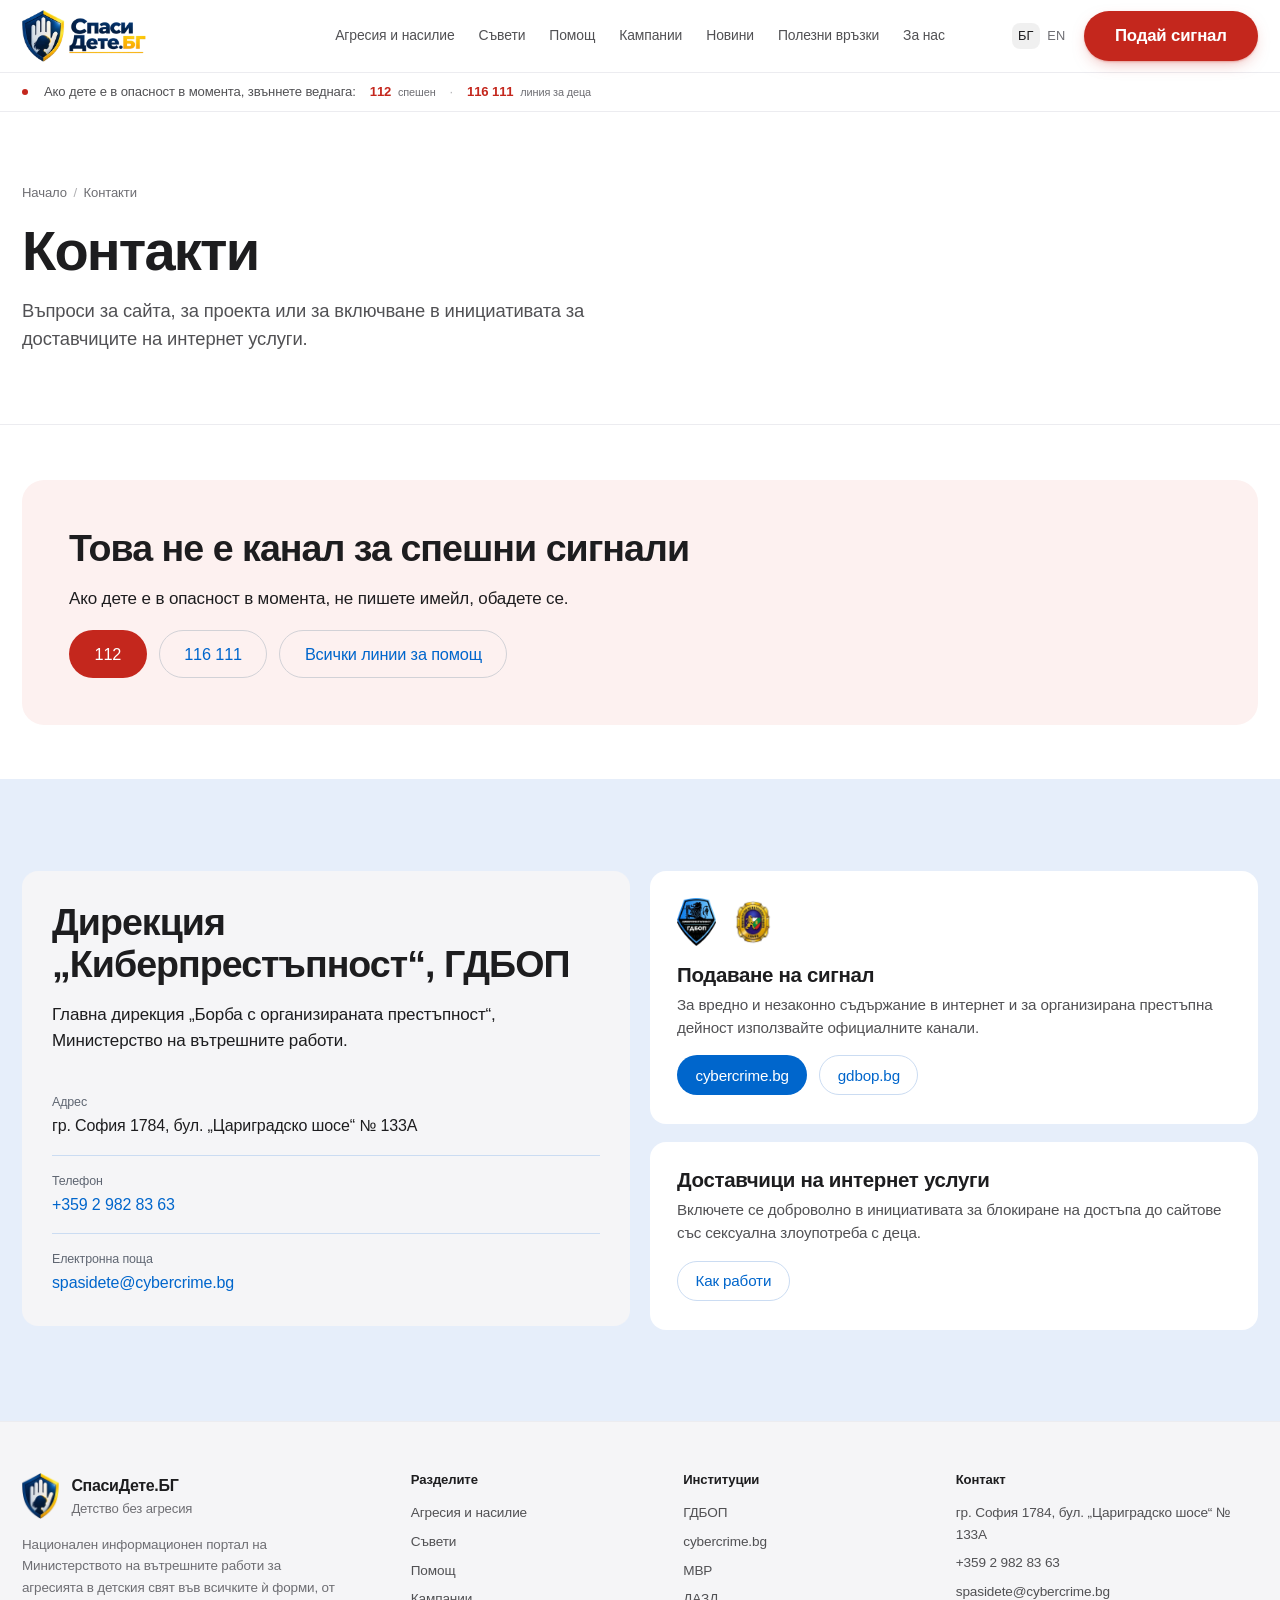
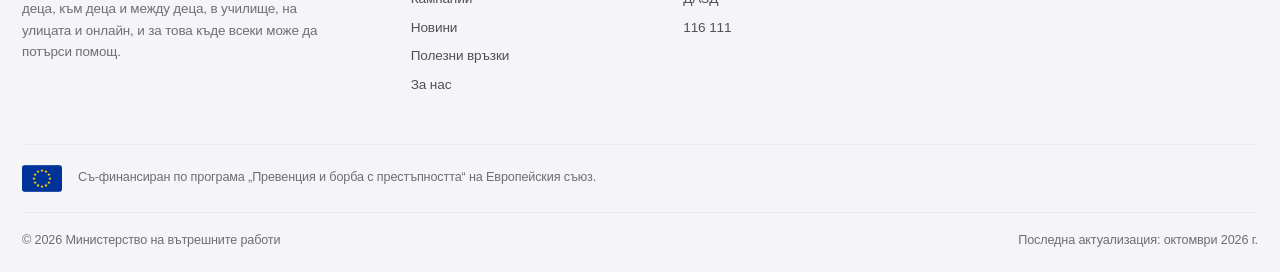
<file: contact.html>
<!DOCTYPE html>
<html lang="bg" data-lang="bg">
<head>
<meta charset="utf-8">
<meta name="viewport" content="width=device-width, initial-scale=1, viewport-fit=cover">
<title data-title-bg="Контакти — СпасиДете.БГ" data-title-en="Contact — SpasiDete.BG">Контакти — СпасиДете.БГ</title>
<meta name="description" data-desc-bg="Дирекция „Киберпрестъпност“, ГДБОП, адрес, телефон и електронна поща. Спешни сигнали: 112 и 116 111." data-desc-en="Cybercrime Directorate, GDBOP — address, phone and e-mail. Emergencies: 112 and 116 111." content="Дирекция „Киберпрестъпност“, ГДБОП, адрес, телефон и електронна поща. Спешни сигнали: 112 и 116 111.">
<meta name="theme-color" content="#0a1f38">
<meta name="referrer" content="strict-origin-when-cross-origin">
<meta http-equiv="Content-Security-Policy" content="default-src 'self'; base-uri 'self'; form-action 'none'; object-src 'none'; img-src 'self' data: https://i.ytimg.com https://i9.ytimg.com; style-src 'self' 'unsafe-inline'; script-src 'self' 'unsafe-inline'; frame-src https://www.youtube-nocookie.com https://www.youtube.com; connect-src 'self'">
<meta property="og:type" content="website">
<meta property="og:site_name" content="СпасиДете.БГ">
<meta property="og:title" content="Контакти — СпасиДете.БГ">
<meta property="og:description" content="Дирекция „Киберпрестъпност“, ГДБОП, адрес, телефон и електронна поща. Спешни сигнали: 112 и 116 111.">
<meta property="og:locale" content="bg_BG">
<meta property="og:locale:alternate" content="en_GB">
<meta property="og:url" content="https://cyb3r-pony.github.io/spasidete.bg/contact.html">
<meta property="og:image" content="https://cyb3r-pony.github.io/spasidete.bg/assets/img/og-image.jpg">
<meta property="og:image:width" content="1200">
<meta property="og:image:height" content="630">
<meta property="og:image:alt" content="СпасиДете.БГ, агресията в детския свят">
<meta name="twitter:card" content="summary_large_image">
<link rel="canonical" href="https://cyb3r-pony.github.io/spasidete.bg/contact.html">
<link rel="icon" href="favicon.ico" sizes="16x16 24x24 32x32 48x48 64x64">
<link rel="icon" href="assets/img/icon-32.png" sizes="32x32" type="image/png">
<link rel="icon" href="assets/img/icon-192.png" sizes="192x192" type="image/png">
<link rel="apple-touch-icon" href="apple-touch-icon.png">
<link rel="mask-icon" href="assets/img/mask-icon.svg" color="#1d4e89">
<link rel="stylesheet" href="assets/css/style.css">

<script>
  /* Задава езика преди рисуване, за да няма премигване.
     Sets the language before paint so there is no flash. */
  (function () {
    try {
      var p = new URLSearchParams(location.search).get('lang');
      var l = (p === 'bg' || p === 'en') ? p : (localStorage.getItem('sd-lang') || 'bg');
      document.documentElement.setAttribute('data-lang', l);
      document.documentElement.setAttribute('lang', l);
    } catch (e) {}
  })();
</script>
</head>
<body>
<a class="skip-link" href="#main"><span lang="bg">Към основното съдържание</span><span lang="en">Skip to main content</span></a>

<header class="nav">
  <div class="wrap nav__inner">
    <a class="brand" href="index.html" aria-label="СпасиДете.БГ, начало / home">
      <picture><source type="image/webp" srcset="assets/img/logo-spasidete.webp"><img src="assets/img/logo-spasidete.png" alt="СпасиДете.БГ, превенция, защита, подкрепа" width="382" height="160" decoding="async" class="brand__mark"></picture>
    </a>

    <nav class="nav__links" id="mainnav" aria-label="Основна навигация / Main navigation">
      <ul>
        <li><a href="bullying.html"><span lang="bg">Агресия и насилие</span><span lang="en">Aggression &amp; violence</span></a></li>
        <li><a href="advice.html"><span lang="bg">Съвети</span><span lang="en">Advice</span></a></li>
        <li><a href="help.html"><span lang="bg">Помощ</span><span lang="en">Help</span></a></li>
        <li><a href="campaigns.html"><span lang="bg">Кампании</span><span lang="en">Campaigns</span></a></li>
        <li><a href="news.html"><span lang="bg">Новини</span><span lang="en">News</span></a></li>
        <li><a href="resources.html"><span lang="bg">Полезни връзки</span><span lang="en">Useful links</span></a></li>
        <li><a href="about.html"><span lang="bg">За нас</span><span lang="en">About</span></a></li>
        <li class="nav__extra"><a href="contact.html"><span lang="bg">Контакти</span><span lang="en">Contact</span></a></li>
      </ul>
    </nav>

    <div class="nav__actions">
      <div class="langswitch" role="group" aria-label="Език / Language">
        <button type="button" data-lang="bg" aria-pressed="true">БГ</button>
        <button type="button" data-lang="en" aria-pressed="false">EN</button>
      </div>
      <a class="btn btn--danger btn--sm btn--report" href="report.html"><span lang="bg"><span class="lbl-full">Подай сигнал</span><span class="lbl-short">Сигнал</span></span><span lang="en"><span class="lbl-full">Report</span><span class="lbl-short">Report</span></span></a>
      <button class="navtoggle" type="button" aria-expanded="false" aria-controls="mainnav" aria-label="Меню / Menu"><span></span></button>
    </div>
  </div>
</header>

<div class="urgent">
  <div class="wrap urgent__inner">
    <span class="urgent__dot" aria-hidden="true"></span>
    <b lang="bg">Ако дете е в опасност в момента, звъннете веднага:</b><b lang="en">If a child is in danger right now, call immediately:</b>
    <a href="tel:112">112 <small><span lang="bg">спешен</span><span lang="en">emergency</span></small></a>
    <span class="sep" aria-hidden="true">·</span>
    <a href="tel:116111">116 111 <small><span lang="bg">линия за деца</span><span lang="en">child line</span></small></a>
  </div>
</div>

<main id="main">
<section class="pagehead">
  <div class="wrap">
    <div class="crumbs"><a href="index.html"><span lang="bg">Начало</span><span lang="en">Home</span></a><span aria-hidden="true">/</span><span lang="bg">Контакти</span><span lang="en">Contact</span></div>
    <h1 lang="bg">Контакти</h1><h1 lang="en">Contact</h1>
    <p lang="bg">Въпроси за сайта, за проекта или за включване в инициативата за доставчиците на интернет услуги.</p><p lang="en">Questions about the site, the project or joining the initiative for internet service providers.</p>
  </div>
</section>

<section class="section section--tight">
  <div class="wrap">
    <div class="callout callout--red">
      <h2 lang="bg">Това не е канал за спешни сигнали</h2><h2 lang="en">This is not an emergency channel</h2>
      <p lang="bg">Ако дете е в опасност в момента, не пишете имейл, обадете се.</p><p lang="en">If a child is in danger right now, do not send an e-mail — call.</p>
      <div class="btn-row" style="margin-top:18px">
        <a class="btn btn--danger btn--lg" href="tel:112">112</a>
        <a class="btn btn--ghost btn--lg" href="tel:116111">116 111</a>
        <a class="btn btn--ghost btn--lg" href="help.html#linii"><span lang="bg">Всички линии за помощ</span><span lang="en">All helplines</span></a>
      </div>
    </div>
  </div>
</section>

<section class="section section--sky" id="kontakt">
  <div class="wrap">
    <div class="grid grid--2" style="align-items:start">
      <div class="contactbox">
        <h2 lang="bg">Дирекция „Киберпрестъпност“, ГДБОП</h2><h2 lang="en">Cybercrime Directorate, GDBOP</h2>
        <p lang="bg">Главна дирекция „Борба с организираната престъпност“, Министерство на вътрешните работи.</p><p lang="en">General Directorate for Combating Organised Crime — Ministry of Interior.</p>
        <dl>
          <dt><span lang="bg">Адрес</span><span lang="en">Address</span></dt>
          <dd><span lang="bg">гр. София 1784, бул. „Цариградско шосе“ № 133А</span><span lang="en">133A Tsarigradsko shose Blvd., Sofia 1784, Bulgaria</span></dd>
          <dt><span lang="bg">Телефон</span><span lang="en">Phone</span></dt>
          <dd><a href="tel:+35929828363">+359 2 982 83 63</a></dd>
          <dt><span lang="bg">Електронна поща</span><span lang="en">E-mail</span></dt>
          <dd><a href="mailto:spasidete@cybercrime.bg">spasidete@cybercrime.bg</a></dd>
        </dl>
      </div>
      <div>
        <div class="card" style="margin-bottom:18px">
          <div class="emblem-pair">
            <picture><source type="image/webp" srcset="assets/img/cybercrime-gdbop-sm.webp 192w, assets/img/cybercrime-gdbop.webp 341w" sizes="64px"><img src="assets/img/cybercrime-gdbop-sm.png" srcset="assets/img/cybercrime-gdbop-sm.png 192w, assets/img/cybercrime-gdbop.png 341w" sizes="64px" alt="" width="192" height="236" decoding="async" loading="lazy" class="emblem"></picture>
            <picture><source type="image/webp" srcset="assets/img/gdbop-mvr-sm.webp 192w, assets/img/gdbop-mvr.webp 256w" sizes="64px"><img src="assets/img/gdbop-mvr-sm.png" srcset="assets/img/gdbop-mvr-sm.png 192w, assets/img/gdbop-mvr.png 256w" sizes="64px" alt="" width="192" height="192" decoding="async" loading="lazy" class="emblem emblem--round"></picture>
          </div>
          <h3 lang="bg">Подаване на сигнал</h3><h3 lang="en">Filing a report</h3>
          <p lang="bg">За вредно и незаконно съдържание в интернет и за организирана престъпна дейност използвайте официалните канали.</p><p lang="en">For harmful and illegal content online and for organised criminal activity, use the official channels.</p>
          <div class="btn-row" style="margin-top:14px">
            <a class="btn btn--primary" href="https://www.cybercrime.bg/" target="_blank" rel="noopener">cybercrime.bg</a>
            <a class="btn btn--ghost" href="https://gdbop.bg/" target="_blank" rel="noopener">gdbop.bg</a>
          </div>
        </div>
        <div class="card">
          <h3 lang="bg">Доставчици на интернет услуги</h3><h3 lang="en">Internet service providers</h3>
          <p lang="bg">Включете се доброволно в инициативата за блокиране на достъпа до сайтове със сексуална злоупотреба с деца.</p><p lang="en">Join the initiative for blocking access to child sexual abuse sites voluntarily.</p>
          <div class="btn-row" style="margin-top:14px">
            <a class="btn btn--ghost" href="about.html#isp"><span lang="bg">Как работи</span><span lang="en">How it works</span></a>
          </div>
        </div>
      </div>
    </div>
  </div>
</section>
</main>

<footer class="footer">
  <div class="wrap">
    <div class="footer__grid">
      <div>
        <div class="footer__brand">
          <picture><source type="image/webp" srcset="assets/img/logo-mark.webp"><img src="assets/img/logo-mark.png" alt="" width="156" height="192" decoding="async" loading="lazy" class="footer__mark"></picture>
          <span>
            <strong>СпасиДете.БГ</strong>
            <span lang="bg">Детство без агресия</span><span lang="en">A childhood without aggression</span>
          </span>
        </div>
        <p lang="bg">Национален информационен портал на Министерството на вътрешните работи за агресията в детския свят във всичките ѝ форми, от деца, към деца и между деца, в училище, на улицата и онлайн, и за това къде всеки може да потърси помощ.</p><p lang="en">A national information portal of the Ministry of Interior on aggression in the world of children in all its forms — by children, against children and between children, at school, in the street and online — and on where anyone can seek help.</p>
      </div>
      <div>
        <h2 lang="bg">Разделите</h2><h2 lang="en">Sections</h2>
        <ul><li><a href="bullying.html"><span lang="bg">Агресия и насилие</span><span lang="en">Aggression &amp; violence</span></a></li><li><a href="advice.html"><span lang="bg">Съвети</span><span lang="en">Advice</span></a></li><li><a href="help.html"><span lang="bg">Помощ</span><span lang="en">Help</span></a></li><li><a href="campaigns.html"><span lang="bg">Кампании</span><span lang="en">Campaigns</span></a></li><li><a href="news.html"><span lang="bg">Новини</span><span lang="en">News</span></a></li><li><a href="resources.html"><span lang="bg">Полезни връзки</span><span lang="en">Useful links</span></a></li><li><a href="about.html"><span lang="bg">За нас</span><span lang="en">About</span></a></li></ul>
      </div>
      <div>
        <h2 lang="bg">Институции</h2><h2 lang="en">Institutions</h2>
        <ul>
          <li><a href="https://gdbop.bg/" target="_blank" rel="noopener">ГДБОП</a></li>
          <li><a href="https://www.cybercrime.bg/" target="_blank" rel="noopener">cybercrime.bg</a></li>
          <li><a href="https://www.mvr.bg/" target="_blank" rel="noopener">МВР</a></li>
          <li><a href="https://sacp.government.bg/" target="_blank" rel="noopener">ДАЗД</a></li>
          <li><a href="https://116111.bg/" target="_blank" rel="noopener">116 111</a></li>
        </ul>
      </div>
      <div>
        <h2 lang="bg">Контакт</h2><h2 lang="en">Contact</h2>
        <ul>
          <li><span lang="bg">гр. София 1784, бул. „Цариградско шосе“ № 133А</span><span lang="en">133A Tsarigradsko shose Blvd., Sofia 1784, Bulgaria</span></li>
          <li><a href="tel:+35929828363">+359 2 982 83 63</a></li>
          <li><a href="mailto:spasidete@cybercrime.bg">spasidete@cybercrime.bg</a></li>
        </ul>
      </div>
    </div>

    <div class="footer__eu">
      <svg class="eu-flag" viewBox="0 0 90 60" role="img" aria-label="Европейски съюз / European Union"><rect width="90" height="60" fill="#039"/><g fill="#FC0"><polygon points="45.00,7.80 46.00,10.62 48.99,10.70 46.62,12.53 47.47,15.40 45.00,13.70 42.53,15.40 43.38,12.53 41.01,10.70 44.00,10.62"/><polygon points="54.00,10.21 55.00,13.04 57.99,13.11 55.62,14.94 56.47,17.81 54.00,16.11 51.53,17.81 52.38,14.94 50.01,13.11 53.00,13.04"/><polygon points="60.59,16.80 61.59,19.62 64.58,19.70 62.21,21.53 63.06,24.40 60.59,22.70 58.12,24.40 58.97,21.53 56.59,19.70 59.59,19.62"/><polygon points="63.00,25.80 64.00,28.62 66.99,28.70 64.62,30.53 65.47,33.40 63.00,31.70 60.53,33.40 61.38,30.53 59.01,28.70 62.00,28.62"/><polygon points="60.59,34.80 61.59,37.62 64.58,37.70 62.21,39.53 63.06,42.40 60.59,40.70 58.12,42.40 58.97,39.53 56.59,37.70 59.59,37.62"/><polygon points="54.00,41.39 55.00,44.21 57.99,44.29 55.62,46.11 56.47,48.99 54.00,47.29 51.53,48.99 52.38,46.11 50.01,44.29 53.00,44.21"/><polygon points="45.00,43.80 46.00,46.62 48.99,46.70 46.62,48.53 47.47,51.40 45.00,49.70 42.53,51.40 43.38,48.53 41.01,46.70 44.00,46.62"/><polygon points="36.00,41.39 37.00,44.21 39.99,44.29 37.62,46.11 38.47,48.99 36.00,47.29 33.53,48.99 34.38,46.11 32.01,44.29 35.00,44.21"/><polygon points="29.41,34.80 30.41,37.62 33.41,37.70 31.03,39.53 31.88,42.40 29.41,40.70 26.94,42.40 27.79,39.53 25.42,37.70 28.41,37.62"/><polygon points="27.00,25.80 28.00,28.62 30.99,28.70 28.62,30.53 29.47,33.40 27.00,31.70 24.53,33.40 25.38,30.53 23.01,28.70 26.00,28.62"/><polygon points="29.41,16.80 30.41,19.62 33.41,19.70 31.03,21.53 31.88,24.40 29.41,22.70 26.94,24.40 27.79,21.53 25.42,19.70 28.41,19.62"/><polygon points="36.00,10.21 37.00,13.04 39.99,13.11 37.62,14.94 38.47,17.81 36.00,16.11 33.53,17.81 34.38,14.94 32.01,13.11 35.00,13.04"/></g></svg>
      <span>
        <span lang="bg">Съ-финансиран по програма „Превенция и борба с престъпността“ на Европейския съюз.</span><span lang="en">Co-funded by the Prevention of and Fight against Crime Programme of the European Union.</span>
      </span>
    </div>

    <div class="footer__legal">
      <span>&copy; <span data-year>2026</span> <span lang="bg">Министерство на вътрешните работи</span><span lang="en">Ministry of Interior of the Republic of Bulgaria</span></span>
      <span><span lang="bg">Последна актуализация: октомври 2026 г.</span><span lang="en">Last updated: October 2026</span></span>
    </div>
  </div>
</footer>

<button class="totop" type="button" aria-label="Нагоре / Back to top"><svg viewBox="0 0 24 24" width="20" height="20" fill="none" stroke="currentColor" stroke-width="2" stroke-linecap="round" stroke-linejoin="round"><line x1="12" y1="19" x2="12" y2="5"/><polyline points="5 12 12 5 19 12"/></svg></button>
<script src="assets/js/main.js" defer></script>
</body>
</html>
</file>
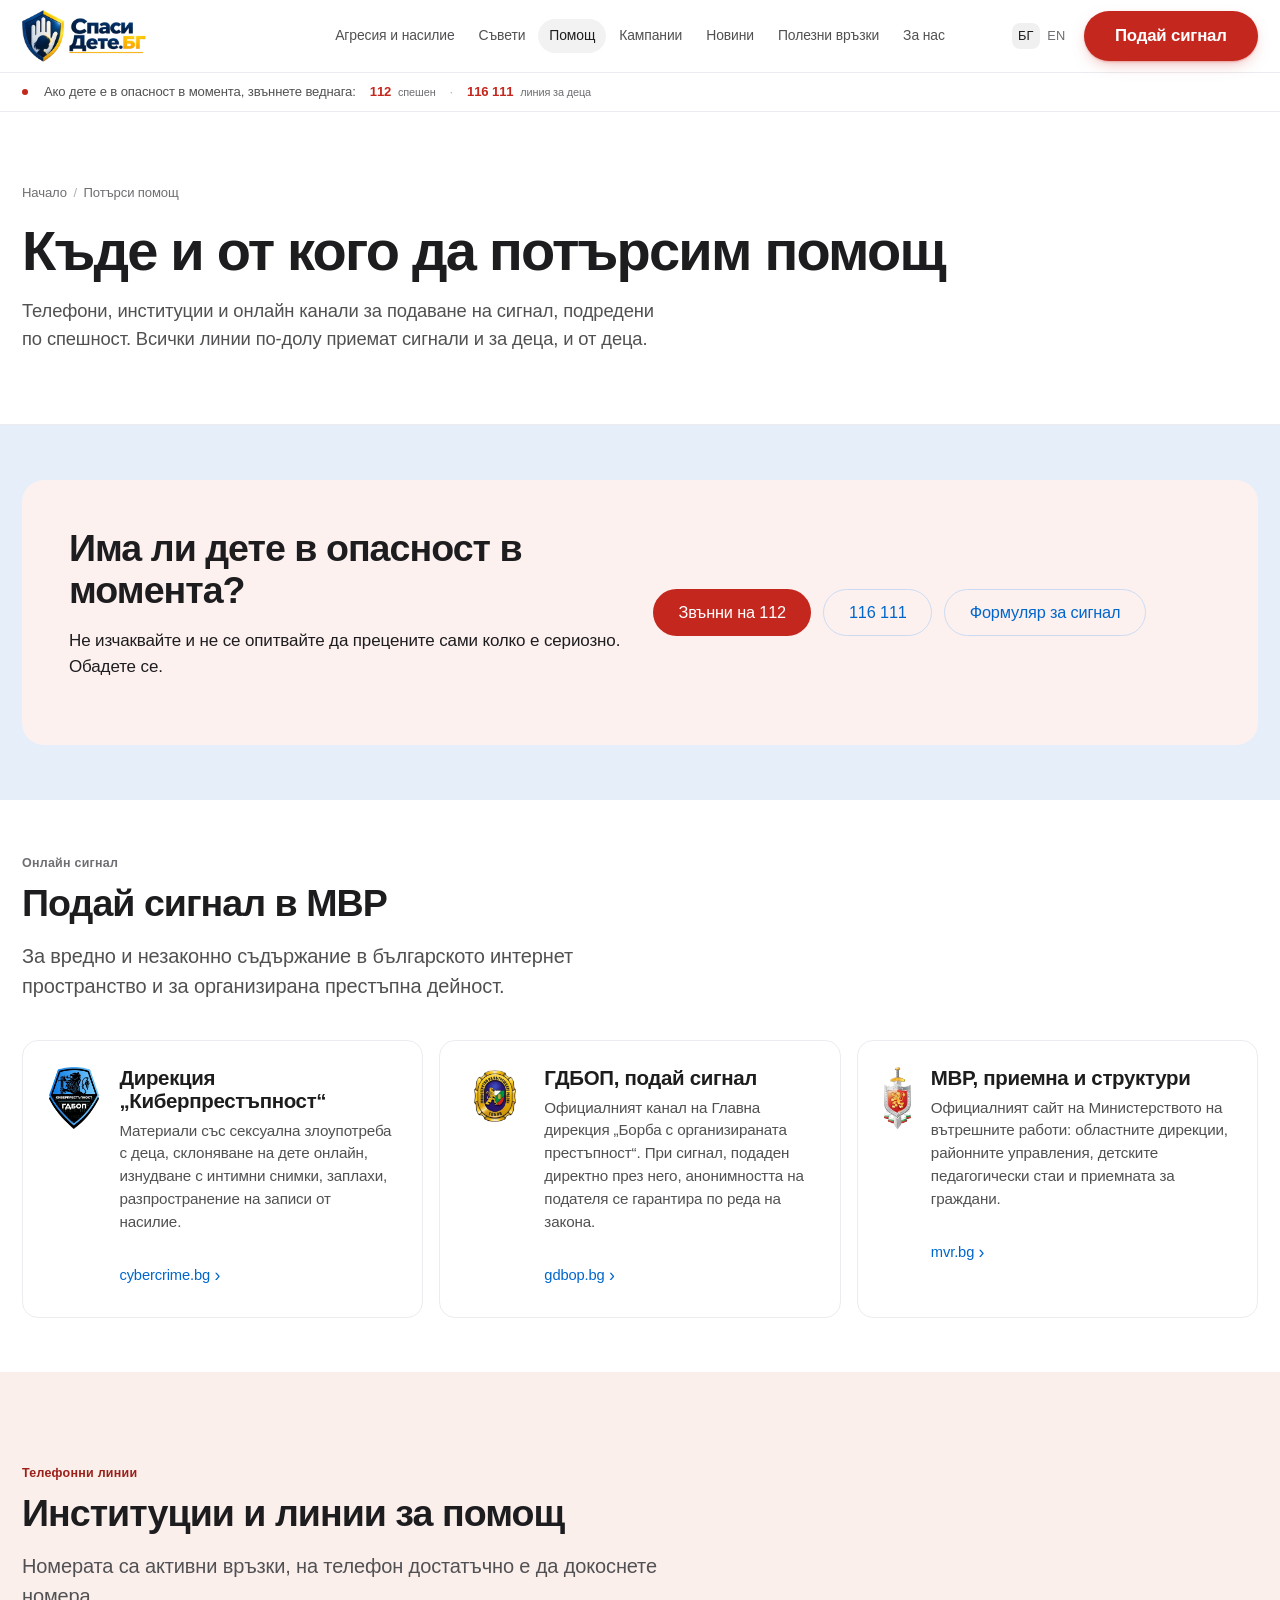
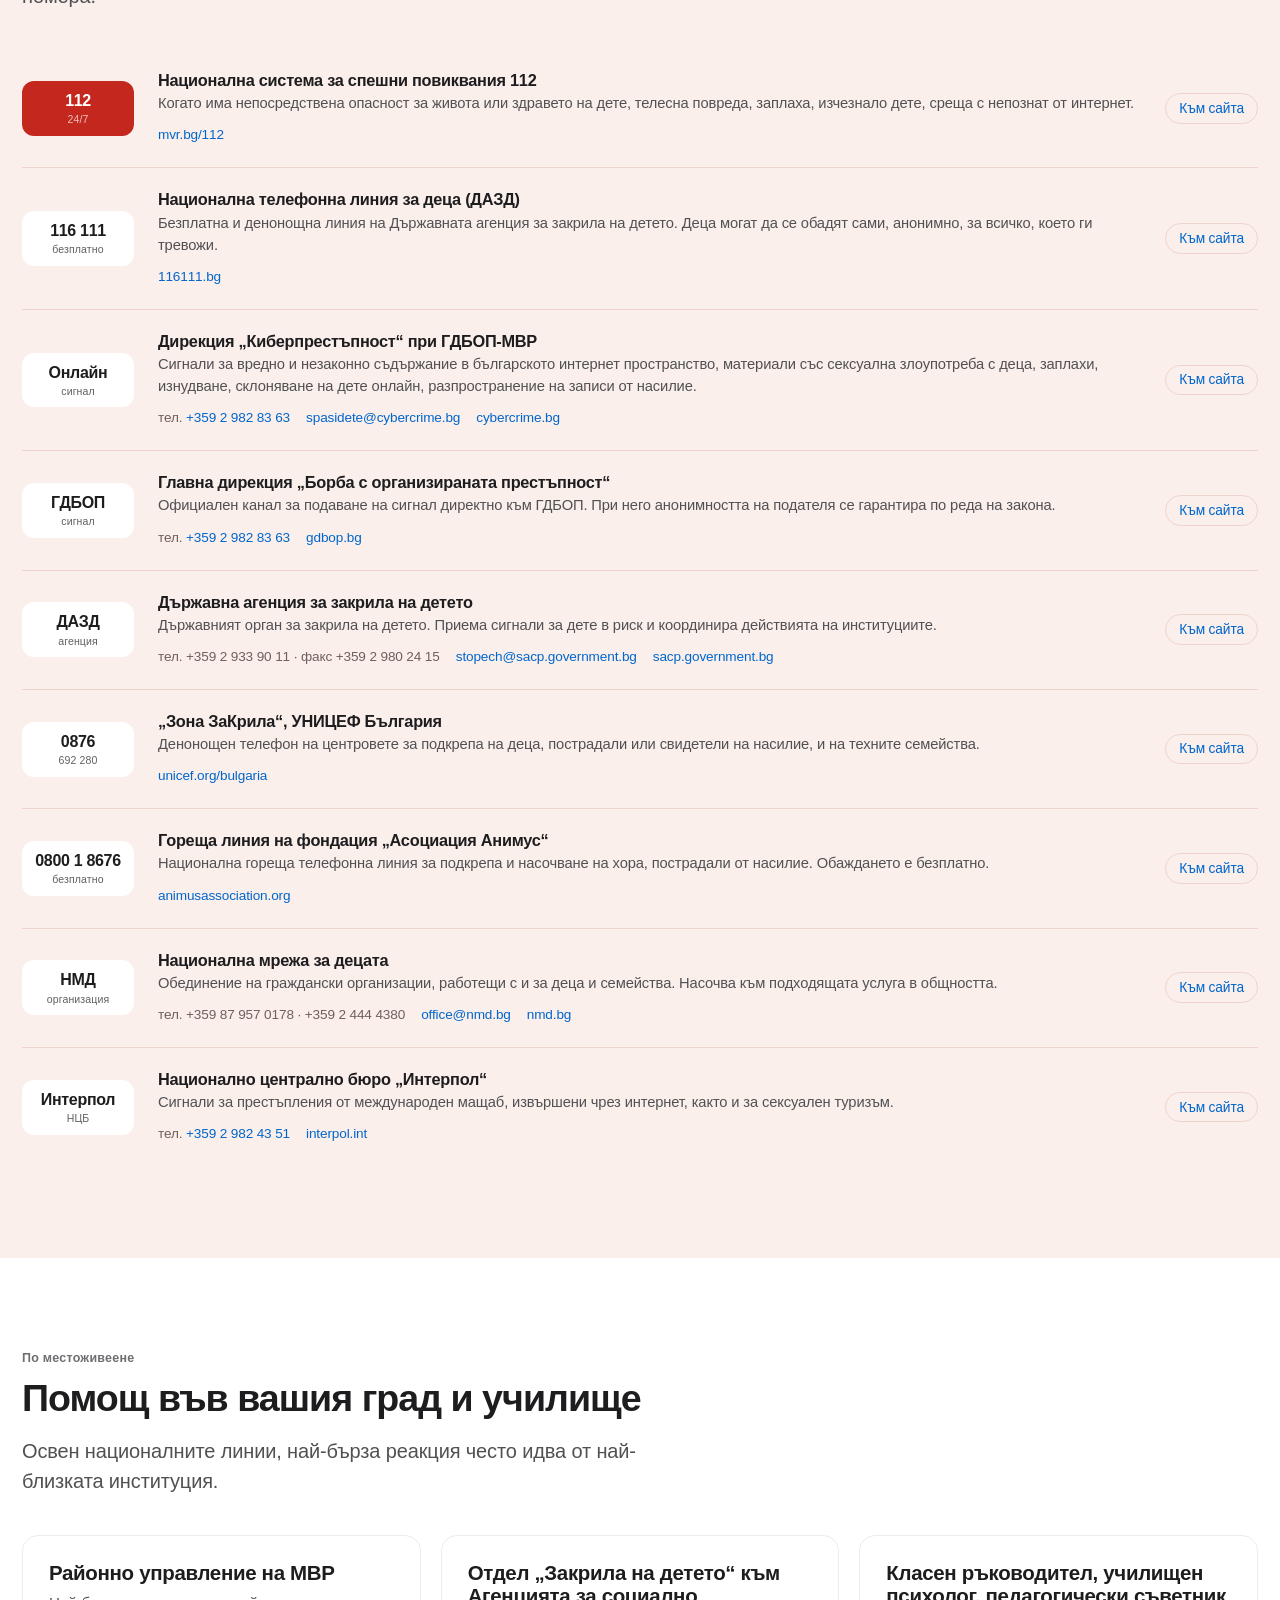
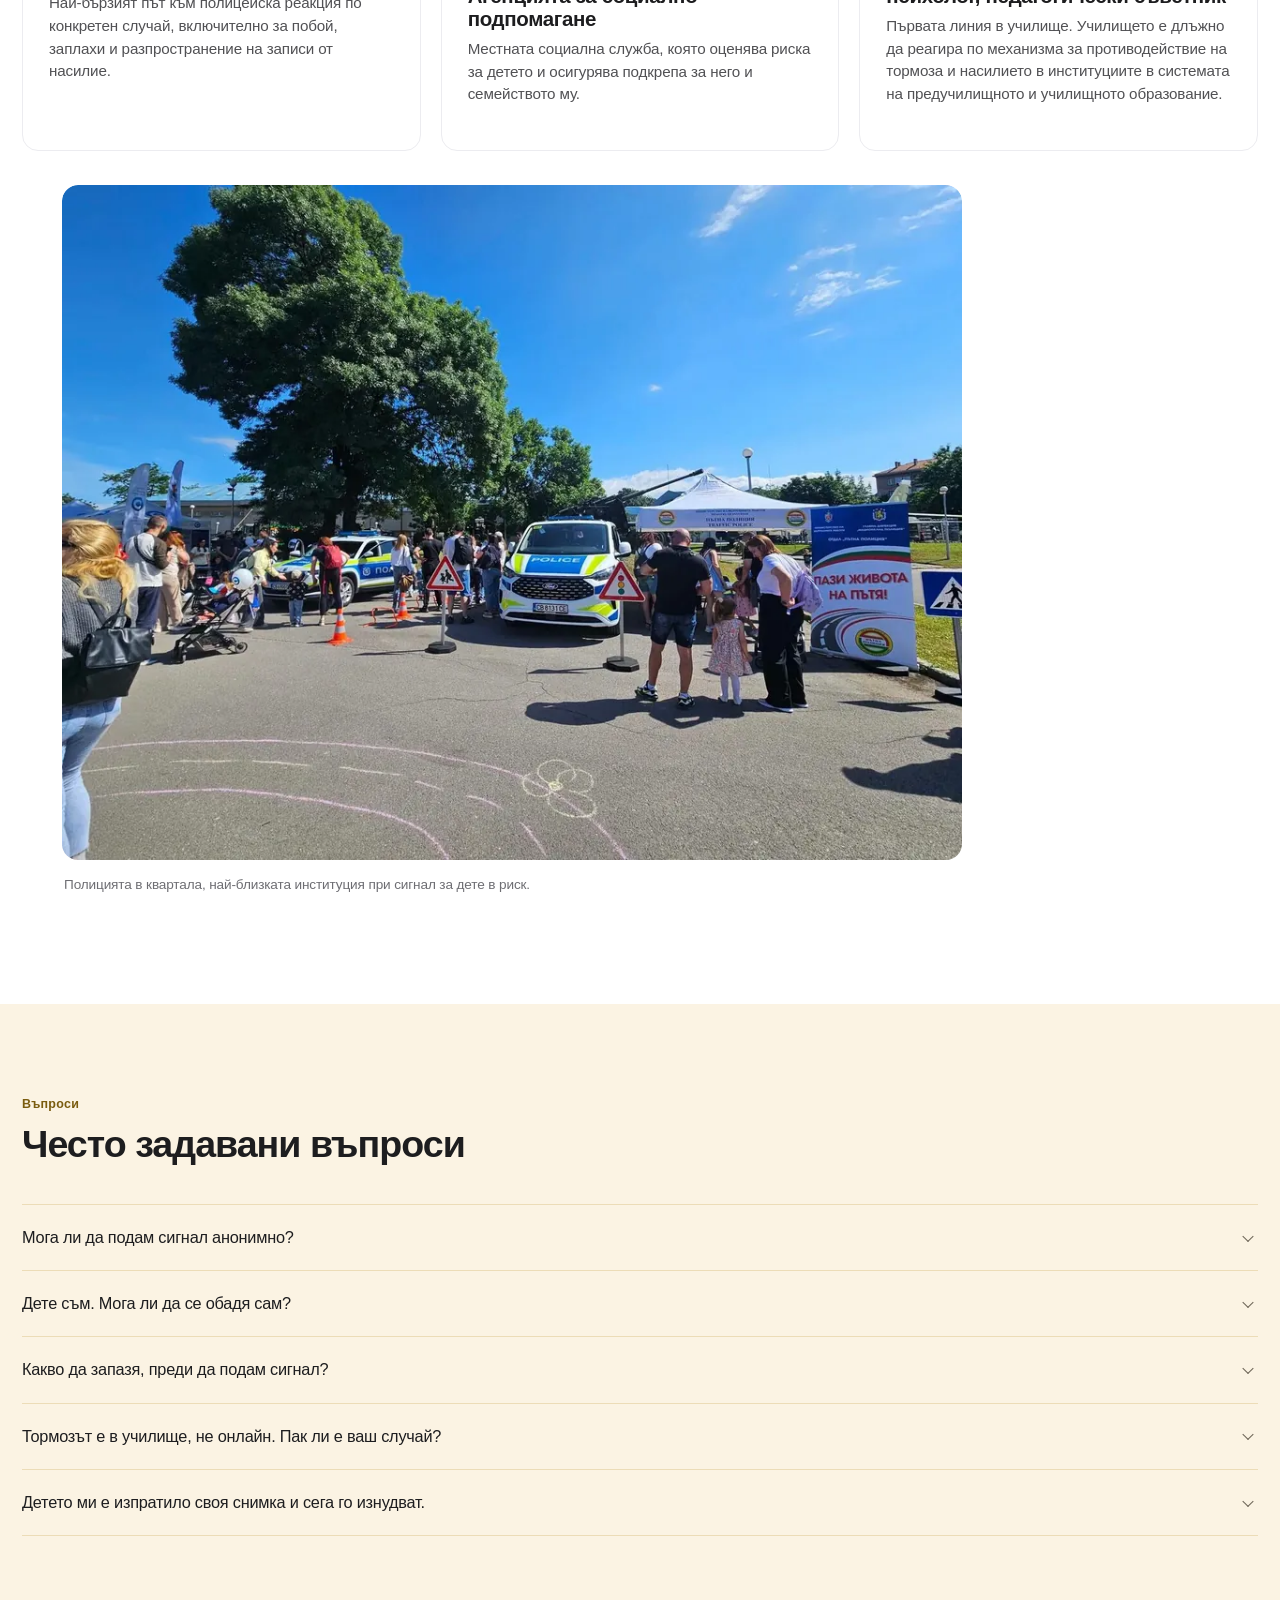
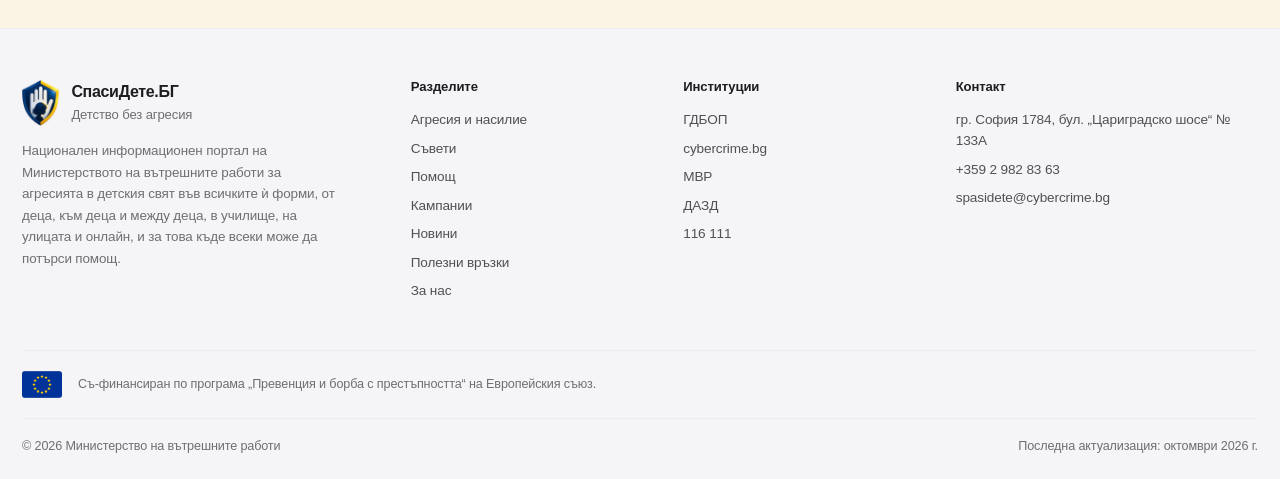
<file: help.html>
<!DOCTYPE html>
<html lang="bg" data-lang="bg">
<head>
<meta charset="utf-8">
<meta name="viewport" content="width=device-width, initial-scale=1, viewport-fit=cover">
<title data-title-bg="Къде да потърсим помощ — телефони и институции — СпасиДете.БГ" data-title-en="Where to seek help — helplines and institutions — SpasiDete.BG">Къде да потърсим помощ — телефони и институции — СпасиДете.БГ</title>
<meta name="description" data-desc-bg="112, 116 111, ДАЗД, „Зона ЗаКрила“, Анимус, Интерпол, дирекция „Киберпрестъпност“ и ГДБОП, телефони, имейли и връзки за подаване на сигнал." data-desc-en="112, 116 111, SACP, “Zona ZaKrila”, Animus, Interpol, the Cybercrime Directorate and GDBOP — phone numbers, e-mails and reporting links." content="112, 116 111, ДАЗД, „Зона ЗаКрила“, Анимус, Интерпол, дирекция „Киберпрестъпност“ и ГДБОП, телефони, имейли и връзки за подаване на сигнал.">
<meta name="theme-color" content="#0a1f38">
<meta name="referrer" content="strict-origin-when-cross-origin">
<meta http-equiv="Content-Security-Policy" content="default-src 'self'; base-uri 'self'; form-action 'none'; object-src 'none'; img-src 'self' data: https://i.ytimg.com https://i9.ytimg.com; style-src 'self' 'unsafe-inline'; script-src 'self' 'unsafe-inline'; frame-src https://www.youtube-nocookie.com https://www.youtube.com; connect-src 'self'">
<meta property="og:type" content="website">
<meta property="og:site_name" content="СпасиДете.БГ">
<meta property="og:title" content="Къде да потърсим помощ — телефони и институции — СпасиДете.БГ">
<meta property="og:description" content="112, 116 111, ДАЗД, „Зона ЗаКрила“, Анимус, Интерпол, дирекция „Киберпрестъпност“ и ГДБОП, телефони, имейли и връзки за подаване на сигнал.">
<meta property="og:locale" content="bg_BG">
<meta property="og:locale:alternate" content="en_GB">
<meta property="og:url" content="https://cyb3r-pony.github.io/spasidete.bg/help.html">
<meta property="og:image" content="https://cyb3r-pony.github.io/spasidete.bg/assets/img/og-image.jpg">
<meta property="og:image:width" content="1200">
<meta property="og:image:height" content="630">
<meta property="og:image:alt" content="СпасиДете.БГ, агресията в детския свят">
<meta name="twitter:card" content="summary_large_image">
<link rel="canonical" href="https://cyb3r-pony.github.io/spasidete.bg/help.html">
<link rel="icon" href="favicon.ico" sizes="16x16 24x24 32x32 48x48 64x64">
<link rel="icon" href="assets/img/icon-32.png" sizes="32x32" type="image/png">
<link rel="icon" href="assets/img/icon-192.png" sizes="192x192" type="image/png">
<link rel="apple-touch-icon" href="apple-touch-icon.png">
<link rel="mask-icon" href="assets/img/mask-icon.svg" color="#1d4e89">
<link rel="stylesheet" href="assets/css/style.css">

<script>
  /* Задава езика преди рисуване, за да няма премигване.
     Sets the language before paint so there is no flash. */
  (function () {
    try {
      var p = new URLSearchParams(location.search).get('lang');
      var l = (p === 'bg' || p === 'en') ? p : (localStorage.getItem('sd-lang') || 'bg');
      document.documentElement.setAttribute('data-lang', l);
      document.documentElement.setAttribute('lang', l);
    } catch (e) {}
  })();
</script>
</head>
<body>
<a class="skip-link" href="#main"><span lang="bg">Към основното съдържание</span><span lang="en">Skip to main content</span></a>

<header class="nav">
  <div class="wrap nav__inner">
    <a class="brand" href="index.html" aria-label="СпасиДете.БГ, начало / home">
      <picture><source type="image/webp" srcset="assets/img/logo-spasidete.webp"><img src="assets/img/logo-spasidete.png" alt="СпасиДете.БГ, превенция, защита, подкрепа" width="382" height="160" decoding="async" class="brand__mark"></picture>
    </a>

    <nav class="nav__links" id="mainnav" aria-label="Основна навигация / Main navigation">
      <ul>
        <li><a href="bullying.html"><span lang="bg">Агресия и насилие</span><span lang="en">Aggression &amp; violence</span></a></li>
        <li><a href="advice.html"><span lang="bg">Съвети</span><span lang="en">Advice</span></a></li>
        <li><a href="help.html" aria-current="page"><span lang="bg">Помощ</span><span lang="en">Help</span></a></li>
        <li><a href="campaigns.html"><span lang="bg">Кампании</span><span lang="en">Campaigns</span></a></li>
        <li><a href="news.html"><span lang="bg">Новини</span><span lang="en">News</span></a></li>
        <li><a href="resources.html"><span lang="bg">Полезни връзки</span><span lang="en">Useful links</span></a></li>
        <li><a href="about.html"><span lang="bg">За нас</span><span lang="en">About</span></a></li>
        <li class="nav__extra"><a href="contact.html"><span lang="bg">Контакти</span><span lang="en">Contact</span></a></li>
      </ul>
    </nav>

    <div class="nav__actions">
      <div class="langswitch" role="group" aria-label="Език / Language">
        <button type="button" data-lang="bg" aria-pressed="true">БГ</button>
        <button type="button" data-lang="en" aria-pressed="false">EN</button>
      </div>
      <a class="btn btn--danger btn--sm btn--report" href="report.html"><span lang="bg"><span class="lbl-full">Подай сигнал</span><span class="lbl-short">Сигнал</span></span><span lang="en"><span class="lbl-full">Report</span><span class="lbl-short">Report</span></span></a>
      <button class="navtoggle" type="button" aria-expanded="false" aria-controls="mainnav" aria-label="Меню / Menu"><span></span></button>
    </div>
  </div>
</header>

<div class="urgent">
  <div class="wrap urgent__inner">
    <span class="urgent__dot" aria-hidden="true"></span>
    <b lang="bg">Ако дете е в опасност в момента, звъннете веднага:</b><b lang="en">If a child is in danger right now, call immediately:</b>
    <a href="tel:112">112 <small><span lang="bg">спешен</span><span lang="en">emergency</span></small></a>
    <span class="sep" aria-hidden="true">·</span>
    <a href="tel:116111">116 111 <small><span lang="bg">линия за деца</span><span lang="en">child line</span></small></a>
  </div>
</div>

<main id="main">
<section class="pagehead">
  <div class="wrap">
    <div class="crumbs"><a href="index.html"><span lang="bg">Начало</span><span lang="en">Home</span></a><span aria-hidden="true">/</span><span lang="bg">Потърси помощ</span><span lang="en">Get help</span></div>
    <h1 lang="bg">Къде и от кого да потърсим помощ</h1><h1 lang="en">Where and from whom to seek help</h1>
    <p lang="bg">Телефони, институции и онлайн канали за подаване на сигнал, подредени по спешност. Всички линии по-долу приемат сигнали и за деца, и от деца.</p><p lang="en">Helplines, institutions and online reporting channels — ordered by urgency. Every line below takes reports both about children and from children.</p>
  </div>
</section>

<section class="section section--sky section--tight">
  <div class="wrap">
    <div class="callout callout--red">
      <div class="grid grid--2" style="align-items:center;gap:26px">
        <div>
          <h2 lang="bg">Има ли дете в опасност в момента?</h2><h2 lang="en">Is a child in danger right now?</h2>
          <p lang="bg">Не изчаквайте и не се опитвайте да прецените сами колко е сериозно. Обадете се.</p><p lang="en">Do not wait and do not try to judge on your own how serious it is. Call.</p>
        </div>
        <div class="btn-row">
          <a class="btn btn--danger btn--lg" href="tel:112"><span lang="bg">Звънни на 112</span><span lang="en">Call 112</span></a>
          <a class="btn btn--ghost btn--lg" href="tel:116111">116 111</a>
          <a class="btn btn--ghost btn--lg" href="report.html#formulyar"><span lang="bg">Формуляр за сигнал</span><span lang="en">Report form</span></a>
        </div>
      </div>
    </div>
  </div>
</section>

<section class="section section--tight">
  <div class="wrap">
    <div class="section-head">
      <span class="eyebrow"><span lang="bg">Онлайн сигнал</span><span lang="en">Report online</span></span>
      <h2 lang="bg">Подай сигнал в МВР</h2><h2 lang="en">Report to the Ministry of Interior</h2>
      <p lang="bg" class="lede">За вредно и незаконно съдържание в българското интернет пространство и за организирана престъпна дейност.</p><p lang="en" class="lede">For harmful and illegal content in the Bulgarian internet space and for organised criminal activity.</p>
    </div>
    <div class="grid grid--3" style="gap:16px">
      <a class="card card--link card--emblem" href="https://www.cybercrime.bg/" target="_blank" rel="noopener">
        <picture><source type="image/webp" srcset="assets/img/cybercrime-gdbop-sm.webp 192w, assets/img/cybercrime-gdbop.webp 341w" sizes="64px"><img src="assets/img/cybercrime-gdbop-sm.png" srcset="assets/img/cybercrime-gdbop-sm.png 192w, assets/img/cybercrime-gdbop.png 341w" sizes="64px" alt="" width="192" height="236" decoding="async" loading="lazy" class="emblem"></picture>
        <div><h3 lang="bg">Дирекция „Киберпрестъпност“</h3><h3 lang="en">Cybercrime Directorate</h3><p lang="bg">Материали със сексуална злоупотреба с деца, склоняване на дете онлайн, изнудване с интимни снимки, заплахи, разпространение на записи от насилие.</p><p lang="en">Child sexual abuse material, online grooming, extortion with intimate images, threats, the spreading of recorded violence.</p><span class="card__more">cybercrime.bg</span></div>
      </a>
      <a class="card card--link card--emblem" href="https://gdbop.bg/" target="_blank" rel="noopener">
        <picture><source type="image/webp" srcset="assets/img/gdbop-mvr-sm.webp 192w, assets/img/gdbop-mvr.webp 256w" sizes="64px"><img src="assets/img/gdbop-mvr-sm.png" srcset="assets/img/gdbop-mvr-sm.png 192w, assets/img/gdbop-mvr.png 256w" sizes="64px" alt="" width="192" height="192" decoding="async" loading="lazy" class="emblem emblem--round"></picture>
        <div><h3 lang="bg">ГДБОП, подай сигнал</h3><h3 lang="en">GDBOP — file a report</h3><p lang="bg">Официалният канал на Главна дирекция „Борба с организираната престъпност“. При сигнал, подаден директно през него, анонимността на подателя се гарантира по реда на закона.</p><p lang="en">The official channel of the General Directorate for Combating Organised Crime. For a report filed directly through it, the anonymity of the person reporting is guaranteed by law.</p><span class="card__more">gdbop.bg</span></div>
      </a>
      <a class="card card--link card--emblem" href="https://www.mvr.bg/" target="_blank" rel="noopener">
        <picture><source type="image/webp" srcset="assets/img/mvr.webp"><img src="assets/img/mvr.png" alt="" width="192" height="438" decoding="async" loading="lazy" class="emblem emblem--tall"></picture>
        <div><h3 lang="bg">МВР, приемна и структури</h3><h3 lang="en">Ministry of Interior — reception and structures</h3><p lang="bg">Официалният сайт на Министерството на вътрешните работи: областните дирекции, районните управления, детските педагогически стаи и приемната за граждани.</p><p lang="en">The official site of the Ministry of Interior: the regional directorates, the district departments, the child pedagogical rooms and the citizens’ reception.</p><span class="card__more">mvr.bg</span></div>
      </a>
    </div>
  </div>
</section>

<section class="section section--rose" id="linii">
  <div class="wrap">
    <div class="section-head">
      <span class="eyebrow"><span lang="bg">Телефонни линии</span><span lang="en">Helplines</span></span>
      <h2 lang="bg">Институции и линии за помощ</h2><h2 lang="en">Institutions and helplines</h2>
      <p lang="bg" class="lede">Номерата са активни връзки, на телефон достатъчно е да докоснете номера.</p><p lang="en" class="lede">The numbers are active links — on a phone, simply tap the number.</p>
    </div>
    <article class="helpline helpline--urgent">
  <a class="helpline__badge" href="tel:112">112<small><span lang="bg">24/7</span><span lang="en">24/7</span></small></a>
  <div class="helpline__body">
    <h3 lang="bg">Национална система за спешни повиквания 112</h3><h3 lang="en">112 — National Emergency Call System</h3>
    <p lang="bg">Когато има непосредствена опасност за живота или здравето на дете, телесна повреда, заплаха, изчезнало дете, среща с непознат от интернет.</p><p lang="en">When a child’s life or health is in immediate danger — injury, threats, a missing child, a meeting with a stranger met online.</p>
  </div>
  <div class="helpline__meta"><span><a href="https://www.mvr.bg/112/" target="_blank" rel="noopener">mvr.bg/112</a></span></div>
  <div class="helpline__go"><a class="btn btn--ghost btn--sm" href="https://www.mvr.bg/112/" target="_blank" rel="noopener"><span lang="bg">Към сайта</span><span lang="en">Visit site</span></a></div>
</article><article class="helpline">
  <a class="helpline__badge" href="tel:116111">116 111<small><span lang="bg">безплатно</span><span lang="en">free</span></small></a>
  <div class="helpline__body">
    <h3 lang="bg">Национална телефонна линия за деца (ДАЗД)</h3><h3 lang="en">National Child Helpline (SACP)</h3>
    <p lang="bg">Безплатна и денонощна линия на Държавната агенция за закрила на детето. Деца могат да се обадят сами, анонимно, за всичко, което ги тревожи.</p><p lang="en">A free, round-the-clock line run by the State Agency for Child Protection. Children can call on their own, anonymously, about anything that worries them.</p>
  </div>
  <div class="helpline__meta"><span><a href="https://116111.bg/" target="_blank" rel="noopener">116111.bg</a></span></div>
  <div class="helpline__go"><a class="btn btn--ghost btn--sm" href="https://116111.bg/" target="_blank" rel="noopener"><span lang="bg">Към сайта</span><span lang="en">Visit site</span></a></div>
</article><article class="helpline">
  <a class="helpline__badge" href="https://www.cybercrime.bg/" target="_blank" rel="noopener">Онлайн<small><span lang="bg">сигнал</span><span lang="en">report</span></small></a>
  <div class="helpline__body">
    <h3 lang="bg">Дирекция „Киберпрестъпност“ при ГДБОП-МВР</h3><h3 lang="en">Cybercrime Directorate at GDBOP, Ministry of Interior</h3>
    <p lang="bg">Сигнали за вредно и незаконно съдържание в българското интернет пространство, материали със сексуална злоупотреба с деца, заплахи, изнудване, склоняване на дете онлайн, разпространение на записи от насилие.</p><p lang="en">Reports of harmful and illegal content in the Bulgarian internet space — child sexual abuse material, threats, extortion, online grooming, the spreading of recorded violence.</p>
  </div>
  <div class="helpline__meta"><span><span lang="bg">тел. <a href="tel:+35929828363">+359 2 982 83 63</a></span><span lang="en">tel. <a href="tel:+35929828363">+359 2 982 83 63</a></span></span><span><a href="mailto:spasidete@cybercrime.bg">spasidete@cybercrime.bg</a></span><span><a href="https://www.cybercrime.bg/" target="_blank" rel="noopener">cybercrime.bg</a></span></div>
  <div class="helpline__go"><a class="btn btn--ghost btn--sm" href="https://www.cybercrime.bg/" target="_blank" rel="noopener"><span lang="bg">Към сайта</span><span lang="en">Visit site</span></a></div>
</article><article class="helpline">
  <a class="helpline__badge" href="https://gdbop.bg/" target="_blank" rel="noopener">ГДБОП<small><span lang="bg">сигнал</span><span lang="en">report</span></small></a>
  <div class="helpline__body">
    <h3 lang="bg">Главна дирекция „Борба с организираната престъпност“</h3><h3 lang="en">General Directorate for Combating Organised Crime (GDBOP)</h3>
    <p lang="bg">Официален канал за подаване на сигнал директно към ГДБОП. При него анонимността на подателя се гарантира по реда на закона.</p><p lang="en">The official channel for submitting a report to GDBOP. The anonymity of the person reporting is guaranteed by law.</p>
  </div>
  <div class="helpline__meta"><span><span lang="bg">тел. <a href="tel:+35929828363">+359 2 982 83 63</a></span><span lang="en">tel. <a href="tel:+35929828363">+359 2 982 83 63</a></span></span><span><a href="https://gdbop.bg/" target="_blank" rel="noopener">gdbop.bg</a></span></div>
  <div class="helpline__go"><a class="btn btn--ghost btn--sm" href="https://gdbop.bg/" target="_blank" rel="noopener"><span lang="bg">Към сайта</span><span lang="en">Visit site</span></a></div>
</article><article class="helpline">
  <a class="helpline__badge" href="https://sacp.government.bg/" target="_blank" rel="noopener">ДАЗД<small><span lang="bg">агенция</span><span lang="en">agency</span></small></a>
  <div class="helpline__body">
    <h3 lang="bg">Държавна агенция за закрила на детето</h3><h3 lang="en">State Agency for Child Protection</h3>
    <p lang="bg">Държавният орган за закрила на детето. Приема сигнали за дете в риск и координира действията на институциите.</p><p lang="en">The state body for child protection. It receives reports about children at risk and coordinates the institutions’ response.</p>
  </div>
  <div class="helpline__meta"><span><span lang="bg">тел. +359 2 933 90 11 · факс +359 2 980 24 15</span><span lang="en">tel. +359 2 933 90 11 · fax +359 2 980 24 15</span></span><span><a href="mailto:stopech@sacp.government.bg">stopech@sacp.government.bg</a></span><span><a href="https://sacp.government.bg/" target="_blank" rel="noopener">sacp.government.bg</a></span></div>
  <div class="helpline__go"><a class="btn btn--ghost btn--sm" href="https://sacp.government.bg/" target="_blank" rel="noopener"><span lang="bg">Към сайта</span><span lang="en">Visit site</span></a></div>
</article><article class="helpline">
  <a class="helpline__badge" href="tel:+359876692280">0876<small><span lang="bg">692 280</span><span lang="en">692 280</span></small></a>
  <div class="helpline__body">
    <h3 lang="bg">„Зона ЗаКрила“, УНИЦЕФ България</h3><h3 lang="en">“Zona ZaKrila” Child Advocacy Centres — UNICEF Bulgaria</h3>
    <p lang="bg">Денонощен телефон на центровете за подкрепа на деца, пострадали или свидетели на насилие, и на техните семейства.</p><p lang="en">A 24-hour line of the centres supporting children who have suffered or witnessed violence, and their families.</p>
  </div>
  <div class="helpline__meta"><span><a href="https://www.unicef.org/bulgaria/%D0%B7%D0%BE%D0%BD%D0%B0-%D0%B7%D0%B0%D0%BA%D1%80%D0%B8%D0%BB%D0%B0" target="_blank" rel="noopener">unicef.org/bulgaria</a></span></div>
  <div class="helpline__go"><a class="btn btn--ghost btn--sm" href="https://www.unicef.org/bulgaria/%D0%B7%D0%BE%D0%BD%D0%B0-%D0%B7%D0%B0%D0%BA%D1%80%D0%B8%D0%BB%D0%B0" target="_blank" rel="noopener"><span lang="bg">Към сайта</span><span lang="en">Visit site</span></a></div>
</article><article class="helpline">
  <a class="helpline__badge" href="tel:080018676">0800 1 8676<small><span lang="bg">безплатно</span><span lang="en">free</span></small></a>
  <div class="helpline__body">
    <h3 lang="bg">Гореща линия на фондация „Асоциация Анимус“</h3><h3 lang="en">Hotline of the Animus Association Foundation</h3>
    <p lang="bg">Национална гореща телефонна линия за подкрепа и насочване на хора, пострадали от насилие. Обаждането е безплатно.</p><p lang="en">The national hotline for support and referral of people affected by violence. The call is free of charge.</p>
  </div>
  <div class="helpline__meta"><span><a href="https://animusassociation.org/programi-uslugi/goreshta-linia/" target="_blank" rel="noopener">animusassociation.org</a></span></div>
  <div class="helpline__go"><a class="btn btn--ghost btn--sm" href="https://animusassociation.org/programi-uslugi/goreshta-linia/" target="_blank" rel="noopener"><span lang="bg">Към сайта</span><span lang="en">Visit site</span></a></div>
</article><article class="helpline">
  <a class="helpline__badge" href="https://nmd.bg/" target="_blank" rel="noopener">НМД<small><span lang="bg">организация</span><span lang="en">NGO</span></small></a>
  <div class="helpline__body">
    <h3 lang="bg">Национална мрежа за децата</h3><h3 lang="en">National Network for Children</h3>
    <p lang="bg">Обединение на граждански организации, работещи с и за деца и семейства. Насочва към подходящата услуга в общността.</p><p lang="en">An alliance of civil-society organisations working with and for children and families. It refers people to the right service in their community.</p>
  </div>
  <div class="helpline__meta"><span><span lang="bg">тел. +359 87 957 0178 · +359 2 444 4380</span><span lang="en">tel. +359 87 957 0178 · +359 2 444 4380</span></span><span><a href="mailto:office@nmd.bg">office@nmd.bg</a></span><span><a href="https://nmd.bg/" target="_blank" rel="noopener">nmd.bg</a></span></div>
  <div class="helpline__go"><a class="btn btn--ghost btn--sm" href="https://nmd.bg/" target="_blank" rel="noopener"><span lang="bg">Към сайта</span><span lang="en">Visit site</span></a></div>
</article><article class="helpline">
  <a class="helpline__badge" href="https://www.interpol.int/Who-we-are/Member-countries/Europe/BULGARIA" target="_blank" rel="noopener">Интерпол<small><span lang="bg">НЦБ</span><span lang="en">NCB</span></small></a>
  <div class="helpline__body">
    <h3 lang="bg">Национално централно бюро „Интерпол“</h3><h3 lang="en">Interpol National Central Bureau</h3>
    <p lang="bg">Сигнали за престъпления от международен мащаб, извършени чрез интернет, както и за сексуален туризъм.</p><p lang="en">Reports of international-scale crimes committed via the internet, as well as sex tourism.</p>
  </div>
  <div class="helpline__meta"><span><span lang="bg">тел. <a href="tel:+35929824351">+359 2 982 43 51</a></span><span lang="en">tel. <a href="tel:+35929824351">+359 2 982 43 51</a></span></span><span><a href="https://www.interpol.int/Who-we-are/Member-countries/Europe/BULGARIA" target="_blank" rel="noopener">interpol.int</a></span></div>
  <div class="helpline__go"><a class="btn btn--ghost btn--sm" href="https://www.interpol.int/Who-we-are/Member-countries/Europe/BULGARIA" target="_blank" rel="noopener"><span lang="bg">Към сайта</span><span lang="en">Visit site</span></a></div>
</article>
  </div>
</section>

<section class="section" id="mesten">
  <div class="wrap">
    <div class="section-head">
      <span class="eyebrow"><span lang="bg">По местоживеене</span><span lang="en">Locally</span></span>
      <h2 lang="bg">Помощ във вашия град и училище</h2><h2 lang="en">Help in your town and school</h2>
      <p lang="bg" class="lede">Освен националните линии, най-бърза реакция често идва от най-близката институция.</p><p lang="en" class="lede">Besides the national lines, the fastest response often comes from the nearest institution.</p>
    </div>
    <div class="grid grid--2"><article class="card"><h3 lang="bg">Районно управление на МВР</h3><h3 lang="en">Your local district police department</h3><p lang="bg">Най-бързият път към полицейска реакция по конкретен случай, включително за побой, заплахи и разпространение на записи от насилие.</p><p lang="en">The fastest route to a police response on a specific case — including assault, threats and the spreading of recorded violence.</p></article><article class="card"><h3 lang="bg">Отдел „Закрила на детето“ към Агенцията за социално подпомагане</h3><h3 lang="en">Child Protection Department at the Social Assistance Agency</h3><p lang="bg">Местната социална служба, която оценява риска за детето и осигурява подкрепа за него и семейството му.</p><p lang="en">The local social service that assesses the risk to the child and arranges support for the child and the family.</p></article><article class="card"><h3 lang="bg">Класен ръководител, училищен психолог, педагогически съветник</h3><h3 lang="en">Class teacher, school psychologist, pedagogical counsellor</h3><p lang="bg">Първата линия в училище. Училището е длъжно да реагира по механизма за противодействие на тормоза и насилието в институциите в системата на предучилищното и училищното образование.</p><p lang="en">The first line of response at school. Schools are obliged to act under the mechanism for countering bullying and violence in pre-school and school education institutions.</p></article></div>
    <figure class="figure figure--wide" style="margin-top:34px"><picture><source type="image/webp" srcset="assets/img/photos/sabitie-bezopasnost-xs.webp 480w, assets/img/photos/sabitie-bezopasnost-sm.webp 700w, assets/img/photos/sabitie-bezopasnost-md.webp 960w, assets/img/photos/sabitie-bezopasnost.webp 1400w" sizes="(max-width: 980px) 92vw, 900px"><img src="assets/img/photos/sabitie-bezopasnost.jpg" srcset="assets/img/photos/sabitie-bezopasnost-xs.jpg 480w, assets/img/photos/sabitie-bezopasnost-sm.jpg 700w, assets/img/photos/sabitie-bezopasnost-md.jpg 960w, assets/img/photos/sabitie-bezopasnost.jpg 1400w" sizes="(max-width: 980px) 92vw, 900px" alt="Открито занятие по безопасност с участието на полицията" width="1400" height="1050" decoding="async" loading="lazy"></picture><figcaption><span lang="bg">Полицията в квартала, най-близката институция при сигнал за дете в риск.</span><span lang="en">The police in the neighbourhood — the nearest institution when a child is at risk.</span></figcaption></figure>
  </div>
</section>

<section class="section section--sand">
  <div class="wrap">
    <div class="section-head">
      <span class="eyebrow"><span lang="bg">Въпроси</span><span lang="en">Questions</span></span>
      <h2 lang="bg">Често задавани въпроси</h2><h2 lang="en">Frequently asked questions</h2>
    </div>
    <details class="qa">
  <summary><span lang="bg">Мога ли да подам сигнал анонимно?</span><span lang="en">Can I report anonymously?</span></summary>
  <div class="qa__body"><p lang="bg">Не. Сигналите през този сайт не са анонимни. Подават се от реални български граждани, които попълват изискваните данни във формуляра за сигнал: три имена, телефон и електронна поща. Данните са нужни на дирекцията, за да провери сигнала и да поиска уточнения от вас.</p><p lang="en">No. Reports made through this site are not anonymous. They are filed by real Bulgarian citizens who fill in the required details in the report form: full name, phone number and e-mail address. The directorate needs these details in order to check the report and to ask you for clarification.</p></div>
</details><details class="qa">
  <summary><span lang="bg">Дете съм. Мога ли да се обадя сам?</span><span lang="en">I am a child. Can I call on my own?</span></summary>
  <div class="qa__body"><p lang="bg">Да. Линията 116 111 е създадена точно за това, безплатна е, работи денонощно и можеш да се обадиш сам, без родител. <strong>При непосредствена опасност се обади на 112.</strong></p><p lang="en">Yes. The 116 111 helpline exists precisely for this: it is free, it works around the clock, and you can call on your own, without a parent. <strong>If you are in immediate danger, call 112.</strong></p></div>
</details><details class="qa">
  <summary><span lang="bg">Какво да запазя, преди да подам сигнал?</span><span lang="en">What should I save before reporting?</span></summary>
  <div class="qa__body"><p lang="bg">Екранни снимки на съобщенията и профилите, на които се виждат датата, часът и потребителското име; адресът (URL) на страницата или профила; имената на всички участници, ако ги знаете. Не изтривайте нищо, преди да е запазено. Когато случаят е в интернет, подайте сигнал и до дирекция „Киберпрестъпност“ при ГДБОП през <a href="https://www.cybercrime.bg/" target="_blank" rel="noopener">cybercrime.bg</a>.</p><p lang="en">Screenshots of the messages and profiles showing the date, time and username; the address (URL) of the page or profile; the names of everyone involved, if you know them. Do not delete anything before it has been saved. When the case is online, report it to the Cybercrime Directorate at GDBOP as well, through <a href="https://www.cybercrime.bg/" target="_blank" rel="noopener">cybercrime.bg</a>.</p></div>
</details><details class="qa">
  <summary><span lang="bg">Тормозът е в училище, не онлайн. Пак ли е ваш случай?</span><span lang="en">The bullying is at school, not online. Is it still your case?</span></summary>
  <div class="qa__body"><p lang="bg">Започнете от училището, от класния ръководител, училищния психолог и родителите, както и от отдел „Закрила на детето“. При физическо насилие, заплахи или изнудване се сезира районното управление на МВР.</p><p lang="en">Start with the school, with the class teacher, the school psychologist and the parents, and with the Child Protection Department. In cases of physical violence, threats or extortion, notify the district police department of the Ministry of Interior.</p></div>
</details><details class="qa">
  <summary><span lang="bg">Детето ми е изпратило своя снимка и сега го изнудват.</span><span lang="en">My child sent a photo of themselves and is now being blackmailed.</span></summary>
  <div class="qa__body"><p lang="bg">Не плащайте и не отговаряйте. Запазете всичко, блокирайте профила и подайте сигнал незабавно до дирекция „Киберпрестъпност“ при ГДБОП през <a href="https://www.cybercrime.bg/" target="_blank" rel="noopener">cybercrime.bg</a>, това е престъпление. Вината не е на детето и то трябва да го чуе от вас. Линията 116 111 и „Зона ЗаКрила“ предлагат подкрепа и на детето, и на родителя.</p><p lang="en">Do not pay and do not reply. Save everything, block the account and report it at once to the Cybercrime Directorate at GDBOP through <a href="https://www.cybercrime.bg/" target="_blank" rel="noopener">cybercrime.bg</a> — this is a crime. The child is not to blame and needs to hear that from you. The 116 111 helpline and the “Zona ZaKrila” centres support both the child and the parent.</p></div>
</details>
  </div>
</section>
</main>

<footer class="footer">
  <div class="wrap">
    <div class="footer__grid">
      <div>
        <div class="footer__brand">
          <picture><source type="image/webp" srcset="assets/img/logo-mark.webp"><img src="assets/img/logo-mark.png" alt="" width="156" height="192" decoding="async" loading="lazy" class="footer__mark"></picture>
          <span>
            <strong>СпасиДете.БГ</strong>
            <span lang="bg">Детство без агресия</span><span lang="en">A childhood without aggression</span>
          </span>
        </div>
        <p lang="bg">Национален информационен портал на Министерството на вътрешните работи за агресията в детския свят във всичките ѝ форми, от деца, към деца и между деца, в училище, на улицата и онлайн, и за това къде всеки може да потърси помощ.</p><p lang="en">A national information portal of the Ministry of Interior on aggression in the world of children in all its forms — by children, against children and between children, at school, in the street and online — and on where anyone can seek help.</p>
      </div>
      <div>
        <h2 lang="bg">Разделите</h2><h2 lang="en">Sections</h2>
        <ul><li><a href="bullying.html"><span lang="bg">Агресия и насилие</span><span lang="en">Aggression &amp; violence</span></a></li><li><a href="advice.html"><span lang="bg">Съвети</span><span lang="en">Advice</span></a></li><li><a href="help.html"><span lang="bg">Помощ</span><span lang="en">Help</span></a></li><li><a href="campaigns.html"><span lang="bg">Кампании</span><span lang="en">Campaigns</span></a></li><li><a href="news.html"><span lang="bg">Новини</span><span lang="en">News</span></a></li><li><a href="resources.html"><span lang="bg">Полезни връзки</span><span lang="en">Useful links</span></a></li><li><a href="about.html"><span lang="bg">За нас</span><span lang="en">About</span></a></li></ul>
      </div>
      <div>
        <h2 lang="bg">Институции</h2><h2 lang="en">Institutions</h2>
        <ul>
          <li><a href="https://gdbop.bg/" target="_blank" rel="noopener">ГДБОП</a></li>
          <li><a href="https://www.cybercrime.bg/" target="_blank" rel="noopener">cybercrime.bg</a></li>
          <li><a href="https://www.mvr.bg/" target="_blank" rel="noopener">МВР</a></li>
          <li><a href="https://sacp.government.bg/" target="_blank" rel="noopener">ДАЗД</a></li>
          <li><a href="https://116111.bg/" target="_blank" rel="noopener">116 111</a></li>
        </ul>
      </div>
      <div>
        <h2 lang="bg">Контакт</h2><h2 lang="en">Contact</h2>
        <ul>
          <li><span lang="bg">гр. София 1784, бул. „Цариградско шосе“ № 133А</span><span lang="en">133A Tsarigradsko shose Blvd., Sofia 1784, Bulgaria</span></li>
          <li><a href="tel:+35929828363">+359 2 982 83 63</a></li>
          <li><a href="mailto:spasidete@cybercrime.bg">spasidete@cybercrime.bg</a></li>
        </ul>
      </div>
    </div>

    <div class="footer__eu">
      <svg class="eu-flag" viewBox="0 0 90 60" role="img" aria-label="Европейски съюз / European Union"><rect width="90" height="60" fill="#039"/><g fill="#FC0"><polygon points="45.00,7.80 46.00,10.62 48.99,10.70 46.62,12.53 47.47,15.40 45.00,13.70 42.53,15.40 43.38,12.53 41.01,10.70 44.00,10.62"/><polygon points="54.00,10.21 55.00,13.04 57.99,13.11 55.62,14.94 56.47,17.81 54.00,16.11 51.53,17.81 52.38,14.94 50.01,13.11 53.00,13.04"/><polygon points="60.59,16.80 61.59,19.62 64.58,19.70 62.21,21.53 63.06,24.40 60.59,22.70 58.12,24.40 58.97,21.53 56.59,19.70 59.59,19.62"/><polygon points="63.00,25.80 64.00,28.62 66.99,28.70 64.62,30.53 65.47,33.40 63.00,31.70 60.53,33.40 61.38,30.53 59.01,28.70 62.00,28.62"/><polygon points="60.59,34.80 61.59,37.62 64.58,37.70 62.21,39.53 63.06,42.40 60.59,40.70 58.12,42.40 58.97,39.53 56.59,37.70 59.59,37.62"/><polygon points="54.00,41.39 55.00,44.21 57.99,44.29 55.62,46.11 56.47,48.99 54.00,47.29 51.53,48.99 52.38,46.11 50.01,44.29 53.00,44.21"/><polygon points="45.00,43.80 46.00,46.62 48.99,46.70 46.62,48.53 47.47,51.40 45.00,49.70 42.53,51.40 43.38,48.53 41.01,46.70 44.00,46.62"/><polygon points="36.00,41.39 37.00,44.21 39.99,44.29 37.62,46.11 38.47,48.99 36.00,47.29 33.53,48.99 34.38,46.11 32.01,44.29 35.00,44.21"/><polygon points="29.41,34.80 30.41,37.62 33.41,37.70 31.03,39.53 31.88,42.40 29.41,40.70 26.94,42.40 27.79,39.53 25.42,37.70 28.41,37.62"/><polygon points="27.00,25.80 28.00,28.62 30.99,28.70 28.62,30.53 29.47,33.40 27.00,31.70 24.53,33.40 25.38,30.53 23.01,28.70 26.00,28.62"/><polygon points="29.41,16.80 30.41,19.62 33.41,19.70 31.03,21.53 31.88,24.40 29.41,22.70 26.94,24.40 27.79,21.53 25.42,19.70 28.41,19.62"/><polygon points="36.00,10.21 37.00,13.04 39.99,13.11 37.62,14.94 38.47,17.81 36.00,16.11 33.53,17.81 34.38,14.94 32.01,13.11 35.00,13.04"/></g></svg>
      <span>
        <span lang="bg">Съ-финансиран по програма „Превенция и борба с престъпността“ на Европейския съюз.</span><span lang="en">Co-funded by the Prevention of and Fight against Crime Programme of the European Union.</span>
      </span>
    </div>

    <div class="footer__legal">
      <span>&copy; <span data-year>2026</span> <span lang="bg">Министерство на вътрешните работи</span><span lang="en">Ministry of Interior of the Republic of Bulgaria</span></span>
      <span><span lang="bg">Последна актуализация: октомври 2026 г.</span><span lang="en">Last updated: October 2026</span></span>
    </div>
  </div>
</footer>

<button class="totop" type="button" aria-label="Нагоре / Back to top"><svg viewBox="0 0 24 24" width="20" height="20" fill="none" stroke="currentColor" stroke-width="2" stroke-linecap="round" stroke-linejoin="round"><line x1="12" y1="19" x2="12" y2="5"/><polyline points="5 12 12 5 19 12"/></svg></button>
<script src="assets/js/main.js" defer></script>
</body>
</html>
</file>
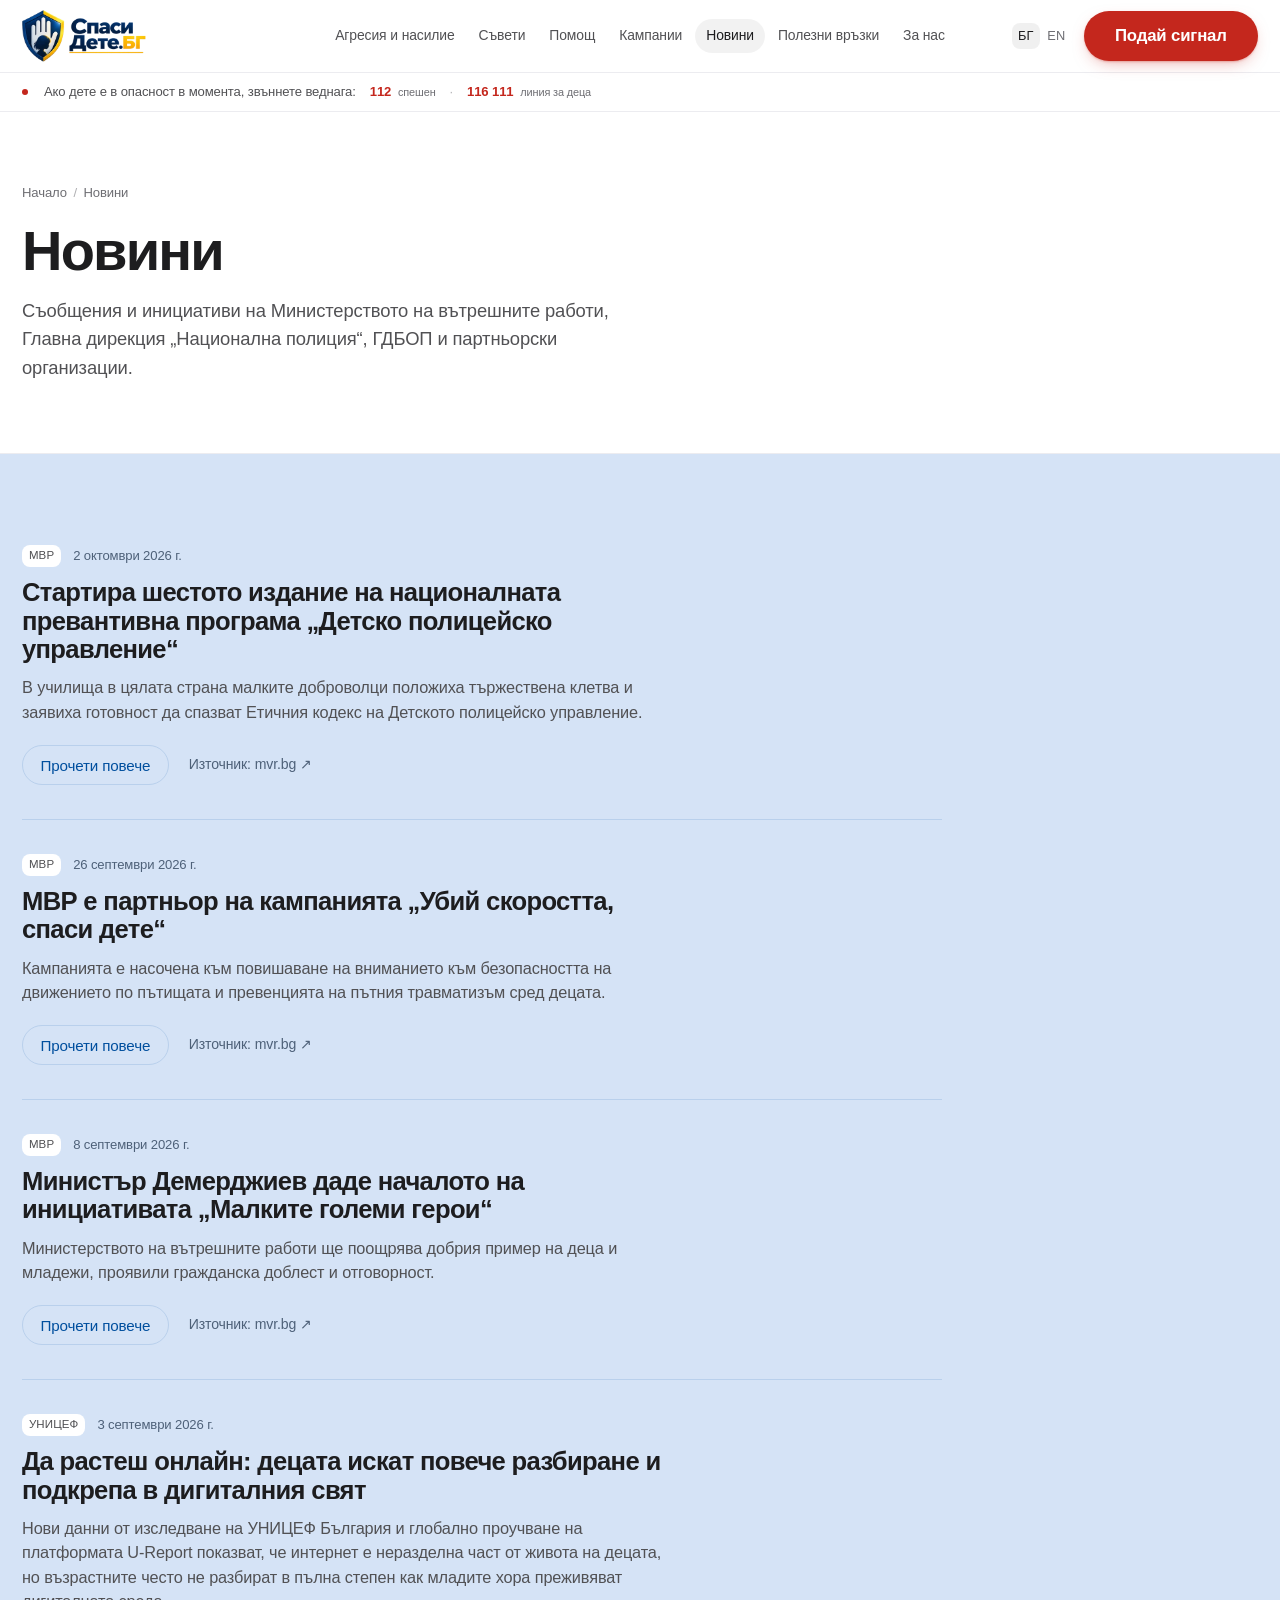
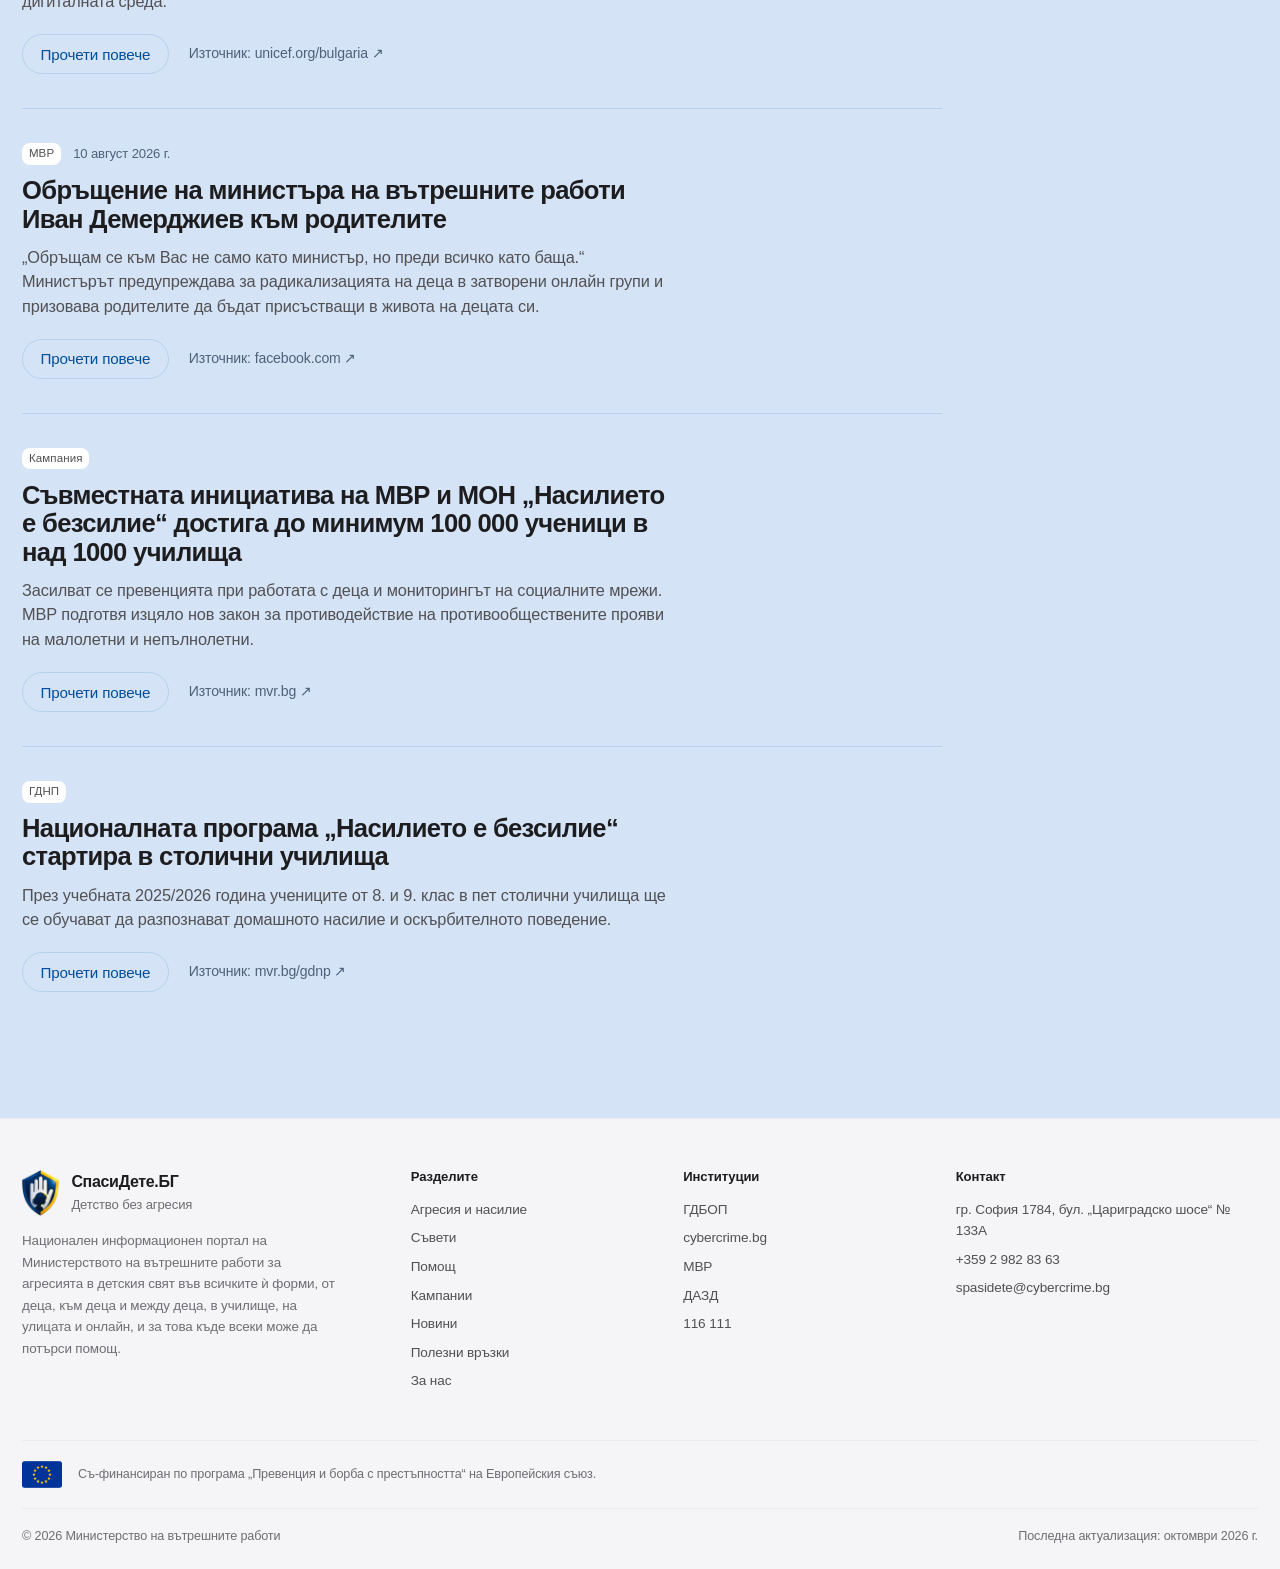
<file: news.html>
<!DOCTYPE html>
<html lang="bg" data-lang="bg">
<head>
<meta charset="utf-8">
<meta name="viewport" content="width=device-width, initial-scale=1, viewport-fit=cover">
<title data-title-bg="Новини — СпасиДете.БГ" data-title-en="News — SpasiDete.BG">Новини — СпасиДете.БГ</title>
<meta name="description" data-desc-bg="„Насилието е безсилие“, „Малките големи герои“, изследването „Да растеш онлайн“ и други съобщения на МВР, ГДНП и УНИЦЕФ." data-desc-en="“Violence is powerlessness”, “Little Big Heroes”, the “Growing up online” study and other announcements from the Ministry of Interior, the National Police and UNICEF." content="„Насилието е безсилие“, „Малките големи герои“, изследването „Да растеш онлайн“ и други съобщения на МВР, ГДНП и УНИЦЕФ.">
<meta name="theme-color" content="#0a1f38">
<meta name="referrer" content="strict-origin-when-cross-origin">
<meta http-equiv="Content-Security-Policy" content="default-src 'self'; base-uri 'self'; form-action 'none'; object-src 'none'; img-src 'self' data: https://i.ytimg.com https://i9.ytimg.com; style-src 'self' 'unsafe-inline'; script-src 'self' 'unsafe-inline'; frame-src https://www.youtube-nocookie.com https://www.youtube.com; connect-src 'self'">
<meta property="og:type" content="website">
<meta property="og:site_name" content="СпасиДете.БГ">
<meta property="og:title" content="Новини — СпасиДете.БГ">
<meta property="og:description" content="„Насилието е безсилие“, „Малките големи герои“, изследването „Да растеш онлайн“ и други съобщения на МВР, ГДНП и УНИЦЕФ.">
<meta property="og:locale" content="bg_BG">
<meta property="og:locale:alternate" content="en_GB">
<meta property="og:url" content="https://cyb3r-pony.github.io/spasidete.bg/news.html">
<meta property="og:image" content="https://cyb3r-pony.github.io/spasidete.bg/assets/img/og-image.jpg">
<meta property="og:image:width" content="1200">
<meta property="og:image:height" content="630">
<meta property="og:image:alt" content="СпасиДете.БГ, агресията в детския свят">
<meta name="twitter:card" content="summary_large_image">
<link rel="canonical" href="https://cyb3r-pony.github.io/spasidete.bg/news.html">
<link rel="icon" href="favicon.ico" sizes="16x16 24x24 32x32 48x48 64x64">
<link rel="icon" href="assets/img/icon-32.png" sizes="32x32" type="image/png">
<link rel="icon" href="assets/img/icon-192.png" sizes="192x192" type="image/png">
<link rel="apple-touch-icon" href="apple-touch-icon.png">
<link rel="mask-icon" href="assets/img/mask-icon.svg" color="#1d4e89">
<link rel="stylesheet" href="assets/css/style.css">

<script>
  /* Задава езика преди рисуване, за да няма премигване.
     Sets the language before paint so there is no flash. */
  (function () {
    try {
      var p = new URLSearchParams(location.search).get('lang');
      var l = (p === 'bg' || p === 'en') ? p : (localStorage.getItem('sd-lang') || 'bg');
      document.documentElement.setAttribute('data-lang', l);
      document.documentElement.setAttribute('lang', l);
    } catch (e) {}
  })();
</script>
</head>
<body>
<a class="skip-link" href="#main"><span lang="bg">Към основното съдържание</span><span lang="en">Skip to main content</span></a>

<header class="nav">
  <div class="wrap nav__inner">
    <a class="brand" href="index.html" aria-label="СпасиДете.БГ, начало / home">
      <picture><source type="image/webp" srcset="assets/img/logo-spasidete.webp"><img src="assets/img/logo-spasidete.png" alt="СпасиДете.БГ, превенция, защита, подкрепа" width="382" height="160" decoding="async" class="brand__mark"></picture>
    </a>

    <nav class="nav__links" id="mainnav" aria-label="Основна навигация / Main navigation">
      <ul>
        <li><a href="bullying.html"><span lang="bg">Агресия и насилие</span><span lang="en">Aggression &amp; violence</span></a></li>
        <li><a href="advice.html"><span lang="bg">Съвети</span><span lang="en">Advice</span></a></li>
        <li><a href="help.html"><span lang="bg">Помощ</span><span lang="en">Help</span></a></li>
        <li><a href="campaigns.html"><span lang="bg">Кампании</span><span lang="en">Campaigns</span></a></li>
        <li><a href="news.html" aria-current="page"><span lang="bg">Новини</span><span lang="en">News</span></a></li>
        <li><a href="resources.html"><span lang="bg">Полезни връзки</span><span lang="en">Useful links</span></a></li>
        <li><a href="about.html"><span lang="bg">За нас</span><span lang="en">About</span></a></li>
        <li class="nav__extra"><a href="contact.html"><span lang="bg">Контакти</span><span lang="en">Contact</span></a></li>
      </ul>
    </nav>

    <div class="nav__actions">
      <div class="langswitch" role="group" aria-label="Език / Language">
        <button type="button" data-lang="bg" aria-pressed="true">БГ</button>
        <button type="button" data-lang="en" aria-pressed="false">EN</button>
      </div>
      <a class="btn btn--danger btn--sm btn--report" href="report.html"><span lang="bg"><span class="lbl-full">Подай сигнал</span><span class="lbl-short">Сигнал</span></span><span lang="en"><span class="lbl-full">Report</span><span class="lbl-short">Report</span></span></a>
      <button class="navtoggle" type="button" aria-expanded="false" aria-controls="mainnav" aria-label="Меню / Menu"><span></span></button>
    </div>
  </div>
</header>

<div class="urgent">
  <div class="wrap urgent__inner">
    <span class="urgent__dot" aria-hidden="true"></span>
    <b lang="bg">Ако дете е в опасност в момента, звъннете веднага:</b><b lang="en">If a child is in danger right now, call immediately:</b>
    <a href="tel:112">112 <small><span lang="bg">спешен</span><span lang="en">emergency</span></small></a>
    <span class="sep" aria-hidden="true">·</span>
    <a href="tel:116111">116 111 <small><span lang="bg">линия за деца</span><span lang="en">child line</span></small></a>
  </div>
</div>

<main id="main">
<section class="pagehead">
  <div class="wrap">
    <div class="crumbs"><a href="index.html"><span lang="bg">Начало</span><span lang="en">Home</span></a><span aria-hidden="true">/</span><span lang="bg">Новини</span><span lang="en">News</span></div>
    <h1 lang="bg">Новини</h1><h1 lang="en">News</h1>
    <p lang="bg">Съобщения и инициативи на Министерството на вътрешните работи, Главна дирекция „Национална полиция“, ГДБОП и партньорски организации.</p><p lang="en">Announcements and initiatives from the Ministry of Interior, the General Directorate National Police, GDBOP and partner organisations.</p>
  </div>
</section>

<section class="section section--azure">
  <div class="wrap">
    <div class="measure"><article class="newscard" id="n-dpu-shesto">
  <div class="newscard__meta">
    <span class="tag tag--mvr"><span lang="bg">МВР</span><span lang="en">Ministry of Interior</span></span>
    <time datetime="2026-10-02"><span lang="bg">2 октомври 2026 г.</span><span lang="en">2 October 2026</span></time>
  </div>
  <h2 lang="bg">Стартира шестото издание на националната превантивна програма „Детско полицейско управление“</h2><h2 lang="en">The sixth edition of the national preventive programme “Children’s Police Department” begins</h2>
  <p class="newscard__lead"><span lang="bg">В училища в цялата страна малките доброволци положиха тържествена клетва и заявиха готовност да спазват Етичния кодекс на Детското полицейско управление.</span><span lang="en">In schools across the country the young volunteers took their oath and pledged to follow the Code of Ethics of the Children’s Police Department.</span></p>
  <div class="newscard__body" id="n-dpu-shesto-body" hidden>
      <div lang="bg"><p>В училища в цялата страна тържествено бе даден старт на шестото издание на националната превантивна програма на Министерството на вътрешните работи „Детско полицейско управление“. По време на церемониите малките доброволци положиха тържествена клетва и заявиха готовност да спазват Етичния кодекс на Детското полицейско управление.</p><p>На официалните откривания децата бяха запознати с основните цели и дейности на програмата, както и с предстоящите занятия, в които ще участват. В рамките на инициативата те ще имат възможност чрез практически занимания, демонстрации и срещи с полицейски служители да се запознаят отблизо с различни аспекти от работата на полицията.</p><p>Основната цел на програмата е по достъпен и интересен за децата начин да бъдат формирани знания и умения за безопасно поведение и реакция в различни ситуации. Заниманията са насочени и към изграждане на чувство за отговорност, дисциплина, уважение към правилата и доверие между децата и служителите на реда.</p><p>В рамките на програмата доброволците ще се запознаят с дейността на различни полицейски структури и ще придобият практически знания по теми, свързани с личната безопасност, безопасността на движението, превенцията на престъпността и противообществените прояви, както и с начините за реакция при рискови ситуации.</p><p>Шестото издание на „Детско полицейско управление“ поставя началото на поредица от образователни и практически инициативи, чрез които децата ще могат да учат, да придобиват нови умения и да се докоснат до професията на полицейския служител.</p></div>
      <div lang="en"><p>The sixth edition of the Ministry of Interior’s national preventive programme opened in schools nationwide. Through practical sessions, demonstrations and meetings with officers, the children will get to know the work of different police structures and gain knowledge about personal safety, road safety, crime prevention and how to react in situations of risk. The programme is also aimed at building a sense of responsibility, discipline, respect for the rules and trust between children and the police.</p><p class="note">The full text of this statement is published in Bulgarian on the source page linked below.</p></div>
    </div>
  <div class="newscard__foot">
    <button class="btn btn--ghost" type="button" data-expand="n-dpu-shesto-body" aria-expanded="false" aria-controls="n-dpu-shesto-body">
        <span lang="bg" data-label-open="Прочети повече" data-label-close="Скрий">Прочети повече</span><span lang="en" data-label-open="Read more" data-label-close="Hide">Read more</span>
      </button>
    <a class="linkout" href="https://www.mvr.bg/gdnp/%D0%B8%D0%BD%D1%84%D0%BE%D1%80%D0%BC%D0%B0%D1%86%D0%B8%D0%BE%D0%BD%D0%B5%D0%BD-%D1%86%D0%B5%D0%BD%D1%82%D1%8A%D1%80/%D0%BF%D1%80%D0%B5%D1%81%D1%86%D0%B5%D0%BD%D1%82%D1%8A%D1%80/%D0%BD%D0%BE%D0%B2%D0%B8%D0%BD%D0%B8/93298" target="_blank" rel="noopener"><span><span lang="bg">Източник</span><span lang="en">Source</span>:&nbsp;mvr.bg&nbsp;&#8599;</span></a>
  </div>
</article><article class="newscard" id="n-ubiy-skorostta">
  <div class="newscard__meta">
    <span class="tag tag--mvr"><span lang="bg">МВР</span><span lang="en">Ministry of Interior</span></span>
    <time datetime="2026-09-26"><span lang="bg">26 септември 2026 г.</span><span lang="en">26 September 2026</span></time>
  </div>
  <h2 lang="bg">МВР е партньор на кампанията „Убий скоростта, спаси дете“</h2><h2 lang="en">The Ministry of Interior is a partner of the campaign “Kill the speed, save a child”</h2>
  <p class="newscard__lead"><span lang="bg">Кампанията е насочена към повишаване на вниманието към безопасността на движението по пътищата и превенцията на пътния травматизъм сред децата.</span><span lang="en">The campaign is aimed at raising attention to road safety and at preventing road injuries among children.</span></p>
  <div class="newscard__body" id="n-ubiy-skorostta-body" hidden>
      <div lang="bg"><p>МВР е партньор в поредното издание на кампанията „Убий скоростта, спаси дете“ на Радио FM+, насочена към повишаване на вниманието към безопасността на движението по пътищата и превенцията на пътния травматизъм сред децата.</p><p>В рамките на инициативата представители на Главна дирекция „Национална полиция“ и Главна дирекция „Пожарна безопасност и защита на населението“ и СДВР представиха информация и практически демонстрации, свързани с безопасността на движението по пътищата, пожарната безопасност, работата на полицейските служители и полицейските кучета, оказването на първа помощ и дейността на доброволческите формирования.</p><p>Децата имаха възможност по интересен и достъпен начин да се запознаят с основните правила за безопасно поведение на пътя и да научат повече за отговорното участие в движението. За тях бяха организирани различни игри, предизвикателства и демонстрации с награди.</p><p>Особен интерес предизвика специалният „краш симулатор“, чрез който участниците имаха възможност да усетят колко важно е използването на обезопасителен колан в автомобила. Симулацията на челен сблъсък, дори при скорост от едва 7 км/ч, показа нагледно силата на удара и риска за пътниците при непоставен обезопасителен колан.</p><p>Чрез кампанията „Убий скоростта, спаси дете“ организаторите и партньорите ѝ отправят апел към всички участници в движението да спазват правилата, да шофират със съобразена скорост и да бъдат особено внимателни, когато на пътя има деца. Безопасността на пътя е споделена отговорност!</p></div>
      <div lang="en"><p>Officers from the General Directorate National Police, the General Directorate Fire Safety and Civil Protection and the Sofia Directorate presented information and practical demonstrations on road safety, fire safety, police work and police dogs, first aid and the work of volunteer units. A crash simulator let the children feel how much a seat belt matters: a frontal impact at only 7 km/h showed the force of the blow and the risk to unbelted passengers.</p><p class="note">The full text of this statement is published in Bulgarian on the source page linked below.</p></div>
    </div>
  <div class="newscard__foot">
    <button class="btn btn--ghost" type="button" data-expand="n-ubiy-skorostta-body" aria-expanded="false" aria-controls="n-ubiy-skorostta-body">
        <span lang="bg" data-label-open="Прочети повече" data-label-close="Скрий">Прочети повече</span><span lang="en" data-label-open="Read more" data-label-close="Hide">Read more</span>
      </button>
    <a class="linkout" href="https://www.mvr.bg/gdnp/%D0%B8%D0%BD%D1%84%D0%BE%D1%80%D0%BC%D0%B0%D1%86%D0%B8%D0%BE%D0%BD%D0%B5%D0%BD-%D1%86%D0%B5%D0%BD%D1%82%D1%8A%D1%80/%D0%BF%D1%80%D0%B5%D1%81%D1%86%D0%B5%D0%BD%D1%82%D1%8A%D1%80/%D0%BD%D0%BE%D0%B2%D0%B8%D0%BD%D0%B8/93129" target="_blank" rel="noopener"><span><span lang="bg">Източник</span><span lang="en">Source</span>:&nbsp;mvr.bg&nbsp;&#8599;</span></a>
  </div>
</article><article class="newscard" id="n-malkite-geroi">
  <div class="newscard__meta">
    <span class="tag tag--mvr"><span lang="bg">МВР</span><span lang="en">Ministry of Interior</span></span>
    <time datetime="2026-09-08"><span lang="bg">8 септември 2026 г.</span><span lang="en">8 September 2026</span></time>
  </div>
  <h2 lang="bg">Министър Демерджиев даде началото на инициативата „Малките големи герои“</h2><h2 lang="en">Minister Demerdzhiev launches the “Little Big Heroes” initiative</h2>
  <p class="newscard__lead"><span lang="bg">Министерството на вътрешните работи ще поощрява добрия пример на деца и младежи, проявили гражданска доблест и отговорност.</span><span lang="en">The Ministry of Interior will recognise children and young people who have shown civic courage and responsibility.</span></p>
  <div class="newscard__body" id="n-malkite-geroi-body" hidden>
      <div lang="bg"><p>Да помагаш след наводнение, когато си едва на седем години. Да се включиш доброволно в преодоляването на последиците от сериозно бедствие. Да съдействаш на полицията да залови човек, представящ се за служител на реда. Това са част от първите истории в инициативата „Малките големи герои“, чието начало постави днес министър Иван Демерджиев. Идеята е Министерството на вътрешните работи да насочи общественото внимание към деца и младежи, чиито действия показват смелост, отговорност и гражданска доблест, добрите примери, които често остават встрани от него.</p><p>„В последните седмици младите хора често попадаха във фокуса на обществото с негативни прояви. Ние искаме да се знае, че голяма част от българските младежи правят точно обратното, носят ценности, достойни за уважение, и дават добър пример“, заяви в своето изказване министър Демерджиев. По думите му превенцията не се изчерпва с реакцията срещу негативното поведение. Не по-малко важно е обществото да вижда и да оценява постъпките, които заслужават подражание.</p><p>Най-малкият сред първите герои на инициативата е само на седем години. Димитър Стоянов завел със себе си своя син Владислав, за да помагат при преодоляването на последиците от тежкото наводнение в района на Струмяни. „Да заведеш седемгодишния си син там и да го научиш как се действа в такава ситуация, за мен е проява на доблест“, посочи при награждаването им вътрешният министър.</p><p>За помощта си след бедствието в Струмяни бяха наградени още Николай Гутев, Христо Аврамски, Мартин Христов, Борислав Атанасов и Генади Танев. Други четирима младежи, Християн Кочев, Виктор Карушев, Александър Ваков и Андриян Кръстев, получиха признание за отговорното си поведение и проявения граждански дълг. Четиримата са помогнали за установяването и задържането на криминално проявен мъж, представял се за полицейски служител.</p><p>Началото на „Малките големи герои“ е вдъхновено от още две отговорни момчета, 16-годишния Стилиян Трендафилов и 17-годишния Тонислав Леков, наградени за проявената смелост при спасяването на село Кошарица от голям пожар. Амбицията на Министерството на вътрешните работи е инициативата не само да се превърне в постоянна, но и да разшири обхвата си.</p></div>
      <div lang="en"><p>The initiative highlights children and young people whose actions show courage and responsibility — among the first were a seven-year-old who helped after the floods near Strumyani and four young men who helped police detain a man impersonating a police officer. The Ministry intends to make the initiative permanent and to broaden its scope.</p><p class="note">The full text of this statement is published in Bulgarian on the source page linked below.</p></div>
    </div>
  <div class="newscard__foot">
    <button class="btn btn--ghost" type="button" data-expand="n-malkite-geroi-body" aria-expanded="false" aria-controls="n-malkite-geroi-body">
        <span lang="bg" data-label-open="Прочети повече" data-label-close="Скрий">Прочети повече</span><span lang="en" data-label-open="Read more" data-label-close="Hide">Read more</span>
      </button>
    <a class="linkout" href="https://mvr.bg/press/%D0%B0%D0%BA%D1%82%D1%83%D0%B0%D0%BB%D0%BD%D0%B0-%D0%B8%D0%BD%D1%84%D0%BE%D1%80%D0%BC%D0%B0%D1%86%D0%B8%D1%8F/%D0%B0%D0%BA%D1%82%D1%83%D0%B0%D0%BB%D0%BD%D0%B0-%D0%B8%D0%BD%D1%84%D0%BE%D1%80%D0%BC%D0%B0%D1%86%D0%B8%D1%8F/%D0%BD%D0%BE%D0%B2%D0%B8%D0%BD%D0%B8/92768" target="_blank" rel="noopener"><span><span lang="bg">Източник</span><span lang="en">Source</span>:&nbsp;mvr.bg&nbsp;&#8599;</span></a>
  </div>
</article><article class="newscard" id="n-da-rastesh-onlain">
  <div class="newscard__meta">
    <span class="tag tag--unicef"><span lang="bg">УНИЦЕФ</span><span lang="en">UNICEF</span></span>
    <time datetime="2026-09-03"><span lang="bg">3 септември 2026 г.</span><span lang="en">3 September 2026</span></time>
  </div>
  <h2 lang="bg">Да растеш онлайн: децата искат повече разбиране и подкрепа в дигиталния свят</h2><h2 lang="en">Growing up online: children want more understanding and support in the digital world</h2>
  <p class="newscard__lead"><span lang="bg">Нови данни от изследване на УНИЦЕФ България и глобално проучване на платформата U-Report показват, че интернет е неразделна част от живота на децата, но възрастните често не разбират в пълна степен как младите хора преживяват дигиталната среда.</span><span lang="en">New data from a UNICEF Bulgaria study and a global U-Report survey show that the internet is inseparable from children’s lives, yet adults often do not fully understand how young people experience the digital environment.</span></p>
  <div class="newscard__body" id="n-da-rastesh-onlain-body" hidden>
      <div lang="bg"><p>„Да растеш онлайн: деца, дигитална среда и безопасност“ е изследване с участието на деца, родители и професионалисти от образователната система в България, реализирано съвместно от Националния център за безопасен интернет, Асоциация Родители и УНИЦЕФ.</p><p>Резултатите показват, че дигиталният живот на децата у нас започва все по-рано. Над една трета от учениците (37%) са започнали да използват интернет преди 8-годишна възраст, а близо 80% вече са активни онлайн още преди да навършат 10 години. Почти всички ученици над 12-годишна възраст разполагат със собствен смартфон. Повече от половината деца прекарват над четири часа на ден онлайн в свободното си време, а приблизително една четвърт, повече от шест часа дневно, като няма разлика между момичетата и момчетата.</p><p>Една от основните констатации в доклада е разликата между начина, по който децата преживяват дигиталната среда, и начина, по който възрастните я възприемат. Близо 80% от учениците ежедневно общуват онлайн с приятели, 62% търсят информация за училище, а 64%, за лични интереси. За разлика от тях възрастните по-често се фокусират върху потенциалните рискове.</p><p>Особено тревожни са данните, които сочат, че децата трудно споделят за притеснителни преживявания онлайн. При среща с шокиращо съдържание 41% от учениците посочват, че не биха споделили с никого. Над една пета от учениците съобщават, че са преживели онлайн тормоз, като в повечето случаи той идва от връстници и съученици. В тези случаи 44% от децата споделят с родител или друг възрастен, но само 11% търсят подкрепа от учител или училищен специалист.</p><p>Наблюдаваните в България тенденции намират потвърждение и в глобалното проучване „Животът онлайн“ на младежката платформа U-Report на УНИЦЕФ, в което са участвали над 211 000 деца от 119 държави. Данните показват, че онлайн безопасността не може да бъде постигната единствено чрез ограничения и контрол, необходим е цялостен подход, който започва още в ранна възраст и последователно развива дигитална и медийна грамотност, критично мислене и социално-емоционални умения.</p></div>
      <div lang="en"><p>Over a third of Bulgarian pupils (37%) started using the internet before the age of 8 and nearly 80% were active online before turning 10. More than half spend over four hours a day online in their free time. Faced with shocking content, 41% say they would tell no one; over a fifth report having experienced online bullying, most often from peers, and only 11% turn to a teacher or school specialist. The study — “Growing up online: children, the digital environment and safety” — was carried out by the Bulgarian Safer Internet Centre, the Parents Association and UNICEF.</p><p class="note">The full text of this statement is published in Bulgarian on the source page linked below.</p></div>
    </div>
  <div class="newscard__foot">
    <button class="btn btn--ghost" type="button" data-expand="n-da-rastesh-onlain-body" aria-expanded="false" aria-controls="n-da-rastesh-onlain-body">
        <span lang="bg" data-label-open="Прочети повече" data-label-close="Скрий">Прочети повече</span><span lang="en" data-label-open="Read more" data-label-close="Hide">Read more</span>
      </button>
    <a class="linkout" href="https://www.unicef.org/bulgaria/%D0%BF%D1%80%D0%B5%D1%81-%D1%81%D1%8A%D0%BE%D0%B1%D1%89%D0%B5%D0%BD%D0%B8%D1%8F/%D0%B4%D0%B0-%D1%80%D0%B0%D1%81%D1%82%D0%B5%D1%88-%D0%BE%D0%BD%D0%BB%D0%B0%D0%B9%D0%BD-%D0%B4%D0%B5%D1%86%D0%B0%D1%82%D0%B0-%D0%B8%D1%81%D0%BA%D0%B0%D1%82-%D0%BF%D0%BE%D0%B2%D0%B5%D1%87%D0%B5-%D1%80%D0%B0%D0%B7%D0%B1%D0%B8%D1%80%D0%B0%D0%BD%D0%B5-%D0%B8-%D0%BF%D0%BE%D0%B4%D0%BA%D1%80%D0%B5%D0%BF%D0%B0-%D0%B2-%D0%B4%D0%B8%D0%B3%D0%B8%D1%82%D0%B0%D0%BB%D0%BD%D0%B8%D1%8F-%D1%81%D0%B2%D1%8F%D1%82" target="_blank" rel="noopener"><span><span lang="bg">Източник</span><span lang="en">Source</span>:&nbsp;unicef.org/bulgaria&nbsp;&#8599;</span></a>
  </div>
</article><article class="newscard" id="n-obrashtenie">
  <div class="newscard__meta">
    <span class="tag tag--mvr"><span lang="bg">МВР</span><span lang="en">Ministry of Interior</span></span>
    <time datetime="2026-08-10"><span lang="bg">10 август 2026 г.</span><span lang="en">10 August 2026</span></time>
  </div>
  <h2 lang="bg">Обръщение на министъра на вътрешните работи Иван Демерджиев към родителите</h2><h2 lang="en">Address by Interior Minister Ivan Demerdzhiev to parents</h2>
  <p class="newscard__lead"><span lang="bg">„Обръщам се към Вас не само като министър, но преди всичко като баща.“ Министърът предупреждава за радикализацията на деца в затворени онлайн групи и призовава родителите да бъдат присъстващи в живота на децата си.</span><span lang="en">“I address you not only as a minister, but above all as a father.” The minister warns about the radicalisation of children in closed online groups and calls on parents to be present in their children’s lives.</span></p>
  <div class="newscard__body" id="n-obrashtenie-body" hidden>
      <div lang="bg"><p>„Обръщам се към Вас не само като министър, но преди всичко като баща, чието търпение е изчерпано.“</p><p>Министърът посочва, че когато насилието се превръща в съдържание за социалните мрежи, обществото вече не говори за престъпност, а за патология. По думите му този разпад не започва днес, през последните двадесет години децата са станали свидетели на системна безнаказаност, в която законът се възприема като досадна подробност, а агресията, като най-прекият път към успеха.</p><p>„Държавата няма как да замени семейството, нито може да компенсира отсъствието на родителя в процеса на израстване на неговото дете. Колкото и здрави основи да полагаме у дома, моралният компас на детето се калибрира в училище, сред приятелите, в разговорите онлайн и в онова, което подрастващите консумират всеки ден в социалните мрежи. Ако не познаваш детето си, не го възпитаваш. Ако не познаваш приятелите му, не го защитаваш. Ако не знаеш с кого говори и какво вижда в телефона си, не присъстваш в живота му.“</p><p>Министърът отбелязва, че побоищата и униженията, които се записват и качват като трофей, вече не са случайни инциденти, а екосистема. През последния месец той е провел поредица от срещи с експерти по киберсигурност и анализатори на социалните мрежи, които проследяват радикализацията онлайн. „Досега държавата често подценяваше мащаба на дигиталната обработка на децата ни, но този период на институционално пренебрежение приключва. Виждаме ясни признаци, че част от тези деца се радикализират в затворени онлайн групи и през социалните мрежи, където им се внушава, че жестокостта е сила, а емпатията е слабост.“</p><p>Обръщението завършва с призив към родителите: „Това е процес, в който родителите не са публика, а първа линия на защитата. Познавайте децата си. Следете кръговете им. Бъдете там, не с контрол на страха, а с присъствие, подкрепа и като морален компас. Защото държавата може да затвори мрежа. Може да заличи групи. Може да арестува престъпник. Но държавата никога не може да замени родителя, който е избрал да не бъде там.“</p></div>
      <div lang="en"><p>The minister describes a series of meetings with cybersecurity experts and social-media analysts tracking online radicalisation, and says the state had underestimated the scale of the digital manipulation of children. He argues that recorded beatings and humiliations uploaded as trophies are no longer isolated incidents but an ecosystem, and that closed online groups teach children that cruelty is strength and empathy is weakness. His central message to parents: know your children, know their circles, and be present — the state can shut down a network, but it cannot replace a parent.</p><p class="note">The full text of this statement is published in Bulgarian on the source page linked below.</p></div>
    </div>
  <div class="newscard__foot">
    <button class="btn btn--ghost" type="button" data-expand="n-obrashtenie-body" aria-expanded="false" aria-controls="n-obrashtenie-body">
        <span lang="bg" data-label-open="Прочети повече" data-label-close="Скрий">Прочети повече</span><span lang="en" data-label-open="Read more" data-label-close="Hide">Read more</span>
      </button>
    <a class="linkout" href="https://www.facebook.com/ivandemerdzhiev/posts/1456205509670966" target="_blank" rel="noopener"><span><span lang="bg">Източник</span><span lang="en">Source</span>:&nbsp;facebook.com&nbsp;&#8599;</span></a>
  </div>
</article><article class="newscard" id="n-nasilieto-e-bezsilie">
  <div class="newscard__meta">
    <span class="tag tag--campaign"><span lang="bg">Кампания</span><span lang="en">Campaign</span></span>
    
  </div>
  <h2 lang="bg">Съвместната инициатива на МВР и МОН „Насилието е безсилие“ достига до минимум 100 000 ученици в над 1000 училища</h2><h2 lang="en">The joint MoI–MoES campaign “Violence is powerlessness” reaches at least 100,000 pupils in over 1,000 schools</h2>
  <p class="newscard__lead"><span lang="bg">Засилват се превенцията при работата с деца и мониторингът на социалните мрежи. МВР подготвя изцяло нов закон за противодействие на противообществените прояви на малолетни и непълнолетни.</span><span lang="en">Prevention in work with children and the monitoring of social networks are both being stepped up. The Ministry of Interior is drafting an entirely new law on countering antisocial behaviour by minors.</span></p>
  <div class="newscard__body" id="n-nasilieto-e-bezsilie-body" hidden>
      <div lang="bg"><p>Министерството на вътрешните работи подготвя изцяло нов закон за противодействие на противообществените прояви на малолетни и непълнолетни. Амбицията е в кратки срокове работата да приключи и да бъде предложен проект на съвременен нормативен акт, който да осигури ефективна превенция при работата с децата. Действащата нормативна уредба е остаряла и не отговаря на съвременните условия и предизвикателства.</p><p>Наред с подготовката на новия закон се обсъжда и промяна във функционирането на структурите, ангажирани с противообществените прояви на малолетни и непълнолетни, с цел повишаване на капацитета и ефективността на тяхната работа. Сред основните акценти е засилването на превенцията. МВР разработва стратегия за допълнително обучение на служителите, които работят с деца, включително инспекторите от детските педагогически стаи, за да се изградят работещи механизми за ранно идентифициране и предотвратяване на агресивно и рисково поведение.</p><p>Засилен е и мониторингът на интернет пространството. Служителите на дирекция „Киберпрестъпност“ при ГДБОП ежедневно следят за съдържание, свързано с противоправни прояви, а при установени данни за престъпления информацията се насочва към компетентните структури. МВР работи и по възможността за изграждане на териториални звена за противодействие на киберпрестъпността, за да бъде увеличен капацитетът за работа в цялата страна.</p><p>Обсъжда се и създаването на работна група с участието на Министерството на правосъдието, която да направи преглед на съответните разпоредби в Наказателния кодекс и доколко те са адекватни спрямо тежестта на отделните прояви и действащата европейска регламентация.</p><p>Министерството на вътрешните работи и Министерството на образованието и науката ще разширят съвместните си превантивни инициативи. Сред тях е кампанията „Насилието е безсилие“, която в момента е насочена към ученици от VIII и IX клас. Предвижда се през следващата учебна година тя да достигне до минимум 100 000 ученици в над 1000 училища в страната.</p></div>
      <div lang="en"><p>The Ministry of Interior is preparing a new law on countering antisocial acts by minors, replacing legislation it describes as outdated. Prevention is a central focus: a training strategy for officers who work with children, including inspectors at children’s pedagogical rooms, and early-identification mechanisms for aggressive and risky behaviour. Officers of the Cybercrime Directorate at GDBOP monitor the internet daily for content linked to unlawful acts, and the Ministry is exploring territorial cybercrime units. The “Violence is powerlessness” campaign, currently aimed at pupils in grades VIII and IX, is planned to reach at least 100,000 pupils in over 1,000 schools.</p><p class="note">The full text of this statement is published in Bulgarian on the source page linked below.</p></div>
    </div>
  <div class="newscard__foot">
    <button class="btn btn--ghost" type="button" data-expand="n-nasilieto-e-bezsilie-body" aria-expanded="false" aria-controls="n-nasilieto-e-bezsilie-body">
        <span lang="bg" data-label-open="Прочети повече" data-label-close="Скрий">Прочети повече</span><span lang="en" data-label-open="Read more" data-label-close="Hide">Read more</span>
      </button>
    <a class="linkout" href="https://www.mvr.bg/press/%D0%B0%D0%BA%D1%82%D1%83%D0%B0%D0%BB%D0%BD%D0%B0-%D0%B8%D0%BD%D1%84%D0%BE%D1%80%D0%BC%D0%B0%D1%86%D0%B8%D1%8F/%D0%B0%D0%BA%D1%82%D1%83%D0%B0%D0%BB%D0%BD%D0%B0-%D0%B8%D0%BD%D1%84%D0%BE%D1%80%D0%BC%D0%B0%D1%86%D0%B8%D1%8F/%D0%BD%D0%BE%D0%B2%D0%B8%D0%BD%D0%B8/92457" target="_blank" rel="noopener"><span><span lang="bg">Източник</span><span lang="en">Source</span>:&nbsp;mvr.bg&nbsp;&#8599;</span></a>
  </div>
</article><article class="newscard" id="n-gdnp-programa">
  <div class="newscard__meta">
    <span class="tag tag--gdnp"><span lang="bg">ГДНП</span><span lang="en">National Police</span></span>
    
  </div>
  <h2 lang="bg">Националната програма „Насилието е безсилие“ стартира в столични училища</h2><h2 lang="en">The national programme “Violence is powerlessness” starts in Sofia schools</h2>
  <p class="newscard__lead"><span lang="bg">През учебната 2025/2026 година учениците от 8. и 9. клас в пет столични училища ще се обучават да разпознават домашното насилие и оскърбителното поведение.</span><span lang="en">In the 2025/2026 school year, pupils in grades 8 and 9 at five Sofia schools will learn to recognise domestic violence and abusive behaviour.</span></p>
  <div class="newscard__body" id="n-gdnp-programa-body" hidden>
      <div lang="bg"><p>През новата учебна година, 2025/2026, учениците от 8. – 9. клас в пет столични училища в часовете на класа ще се обучават да разпознават домашното насилие и оскърбителното поведение, да мобилизират своите способности, да се научат да отреагират на травматични преживявания, да премахнат чувството за вина и да повишат самооценката си.</p><p>Националната програма „Насилието е безсилие“, изготвена от мултидисциплинарен екип по идея на сектор „Домашно насилие“ в ГДНП, бе представена на работна среща с представители на пилотните пет столични училища, СПГ „Княгиня Евдокия“, 40 СУ „Луи Пастьор“, 96 СУ, Професионална гимназия по облекло „Кн. Мария Луиза“ и 33 Езикова гимназия „Света София“.</p><p>Старши комисар Иван Маджаров, заместник-директор на Главна дирекция „Национална полиция“, посочи, че целта не е просто младежите да бъдат информирани какво е токсична връзка, а да ги научим да разпознават ранните сигнали, да изграждат самоуважение и граници, да знаят, че имат право на здрава, подкрепяща и безопасна връзка, независимо от модела, който са виждали у дома. Той допълни, че е важно децата да разберат, че имат правото и силата да променят живота си чрез своите избори.</p><p>„Сърцевината на превенцията е да изградим чувствителност и разбиране у младото поколение срещу насилието във всичките му проявления. Съвместната ни работа има потенциала да осветли не само темата с насилието, но и да даде възможност да се прекъсне предаването му в поколенията“, отбеляза главен инспектор Зорница Шуманова, национален координатор по линия на домашното насилие и началник на сектор „Домашно насилие“ в ГДНП.</p><p>Националната програма „Насилието е безсилие“ е утвърдена от министъра на вътрешните работи Даниел Митов и министъра на образованието и науката Красимир Вълчев.</p></div>
      <div lang="en"><p>Developed by a multidisciplinary team on an idea from the Domestic Violence sector at the General Directorate National Police, the programme teaches pupils to recognise early warning signs, build self-respect and boundaries, and know they have a right to a healthy, supportive and safe relationship. It was approved by Interior Minister Daniel Mitov and Education Minister Krasimir Valchev, and is piloted in five Sofia schools.</p><p class="note">The full text of this statement is published in Bulgarian on the source page linked below.</p></div>
    </div>
  <div class="newscard__foot">
    <button class="btn btn--ghost" type="button" data-expand="n-gdnp-programa-body" aria-expanded="false" aria-controls="n-gdnp-programa-body">
        <span lang="bg" data-label-open="Прочети повече" data-label-close="Скрий">Прочети повече</span><span lang="en" data-label-open="Read more" data-label-close="Hide">Read more</span>
      </button>
    <a class="linkout" href="https://www.mvr.bg/gdnp/%D0%B8%D0%BD%D1%84%D0%BE%D1%80%D0%BC%D0%B0%D1%86%D0%B8%D0%BE%D0%BD%D0%B5%D0%BD-%D1%86%D0%B5%D0%BD%D1%82%D1%8A%D1%80/%D0%BF%D1%80%D0%B5%D1%81%D1%86%D0%B5%D0%BD%D1%82%D1%8A%D1%80/%D0%BD%D0%BE%D0%B2%D0%B8%D0%BD%D0%B8/84398" target="_blank" rel="noopener"><span><span lang="bg">Източник</span><span lang="en">Source</span>:&nbsp;mvr.bg/gdnp&nbsp;&#8599;</span></a>
  </div>
</article></div>
  </div>
</section>
</main>

<footer class="footer">
  <div class="wrap">
    <div class="footer__grid">
      <div>
        <div class="footer__brand">
          <picture><source type="image/webp" srcset="assets/img/logo-mark.webp"><img src="assets/img/logo-mark.png" alt="" width="156" height="192" decoding="async" loading="lazy" class="footer__mark"></picture>
          <span>
            <strong>СпасиДете.БГ</strong>
            <span lang="bg">Детство без агресия</span><span lang="en">A childhood without aggression</span>
          </span>
        </div>
        <p lang="bg">Национален информационен портал на Министерството на вътрешните работи за агресията в детския свят във всичките ѝ форми, от деца, към деца и между деца, в училище, на улицата и онлайн, и за това къде всеки може да потърси помощ.</p><p lang="en">A national information portal of the Ministry of Interior on aggression in the world of children in all its forms — by children, against children and between children, at school, in the street and online — and on where anyone can seek help.</p>
      </div>
      <div>
        <h2 lang="bg">Разделите</h2><h2 lang="en">Sections</h2>
        <ul><li><a href="bullying.html"><span lang="bg">Агресия и насилие</span><span lang="en">Aggression &amp; violence</span></a></li><li><a href="advice.html"><span lang="bg">Съвети</span><span lang="en">Advice</span></a></li><li><a href="help.html"><span lang="bg">Помощ</span><span lang="en">Help</span></a></li><li><a href="campaigns.html"><span lang="bg">Кампании</span><span lang="en">Campaigns</span></a></li><li><a href="news.html"><span lang="bg">Новини</span><span lang="en">News</span></a></li><li><a href="resources.html"><span lang="bg">Полезни връзки</span><span lang="en">Useful links</span></a></li><li><a href="about.html"><span lang="bg">За нас</span><span lang="en">About</span></a></li></ul>
      </div>
      <div>
        <h2 lang="bg">Институции</h2><h2 lang="en">Institutions</h2>
        <ul>
          <li><a href="https://gdbop.bg/" target="_blank" rel="noopener">ГДБОП</a></li>
          <li><a href="https://www.cybercrime.bg/" target="_blank" rel="noopener">cybercrime.bg</a></li>
          <li><a href="https://www.mvr.bg/" target="_blank" rel="noopener">МВР</a></li>
          <li><a href="https://sacp.government.bg/" target="_blank" rel="noopener">ДАЗД</a></li>
          <li><a href="https://116111.bg/" target="_blank" rel="noopener">116 111</a></li>
        </ul>
      </div>
      <div>
        <h2 lang="bg">Контакт</h2><h2 lang="en">Contact</h2>
        <ul>
          <li><span lang="bg">гр. София 1784, бул. „Цариградско шосе“ № 133А</span><span lang="en">133A Tsarigradsko shose Blvd., Sofia 1784, Bulgaria</span></li>
          <li><a href="tel:+35929828363">+359 2 982 83 63</a></li>
          <li><a href="mailto:spasidete@cybercrime.bg">spasidete@cybercrime.bg</a></li>
        </ul>
      </div>
    </div>

    <div class="footer__eu">
      <svg class="eu-flag" viewBox="0 0 90 60" role="img" aria-label="Европейски съюз / European Union"><rect width="90" height="60" fill="#039"/><g fill="#FC0"><polygon points="45.00,7.80 46.00,10.62 48.99,10.70 46.62,12.53 47.47,15.40 45.00,13.70 42.53,15.40 43.38,12.53 41.01,10.70 44.00,10.62"/><polygon points="54.00,10.21 55.00,13.04 57.99,13.11 55.62,14.94 56.47,17.81 54.00,16.11 51.53,17.81 52.38,14.94 50.01,13.11 53.00,13.04"/><polygon points="60.59,16.80 61.59,19.62 64.58,19.70 62.21,21.53 63.06,24.40 60.59,22.70 58.12,24.40 58.97,21.53 56.59,19.70 59.59,19.62"/><polygon points="63.00,25.80 64.00,28.62 66.99,28.70 64.62,30.53 65.47,33.40 63.00,31.70 60.53,33.40 61.38,30.53 59.01,28.70 62.00,28.62"/><polygon points="60.59,34.80 61.59,37.62 64.58,37.70 62.21,39.53 63.06,42.40 60.59,40.70 58.12,42.40 58.97,39.53 56.59,37.70 59.59,37.62"/><polygon points="54.00,41.39 55.00,44.21 57.99,44.29 55.62,46.11 56.47,48.99 54.00,47.29 51.53,48.99 52.38,46.11 50.01,44.29 53.00,44.21"/><polygon points="45.00,43.80 46.00,46.62 48.99,46.70 46.62,48.53 47.47,51.40 45.00,49.70 42.53,51.40 43.38,48.53 41.01,46.70 44.00,46.62"/><polygon points="36.00,41.39 37.00,44.21 39.99,44.29 37.62,46.11 38.47,48.99 36.00,47.29 33.53,48.99 34.38,46.11 32.01,44.29 35.00,44.21"/><polygon points="29.41,34.80 30.41,37.62 33.41,37.70 31.03,39.53 31.88,42.40 29.41,40.70 26.94,42.40 27.79,39.53 25.42,37.70 28.41,37.62"/><polygon points="27.00,25.80 28.00,28.62 30.99,28.70 28.62,30.53 29.47,33.40 27.00,31.70 24.53,33.40 25.38,30.53 23.01,28.70 26.00,28.62"/><polygon points="29.41,16.80 30.41,19.62 33.41,19.70 31.03,21.53 31.88,24.40 29.41,22.70 26.94,24.40 27.79,21.53 25.42,19.70 28.41,19.62"/><polygon points="36.00,10.21 37.00,13.04 39.99,13.11 37.62,14.94 38.47,17.81 36.00,16.11 33.53,17.81 34.38,14.94 32.01,13.11 35.00,13.04"/></g></svg>
      <span>
        <span lang="bg">Съ-финансиран по програма „Превенция и борба с престъпността“ на Европейския съюз.</span><span lang="en">Co-funded by the Prevention of and Fight against Crime Programme of the European Union.</span>
      </span>
    </div>

    <div class="footer__legal">
      <span>&copy; <span data-year>2026</span> <span lang="bg">Министерство на вътрешните работи</span><span lang="en">Ministry of Interior of the Republic of Bulgaria</span></span>
      <span><span lang="bg">Последна актуализация: октомври 2026 г.</span><span lang="en">Last updated: October 2026</span></span>
    </div>
  </div>
</footer>

<button class="totop" type="button" aria-label="Нагоре / Back to top"><svg viewBox="0 0 24 24" width="20" height="20" fill="none" stroke="currentColor" stroke-width="2" stroke-linecap="round" stroke-linejoin="round"><line x1="12" y1="19" x2="12" y2="5"/><polyline points="5 12 12 5 19 12"/></svg></button>
<script src="assets/js/main.js" defer></script>
</body>
</html>
</file>
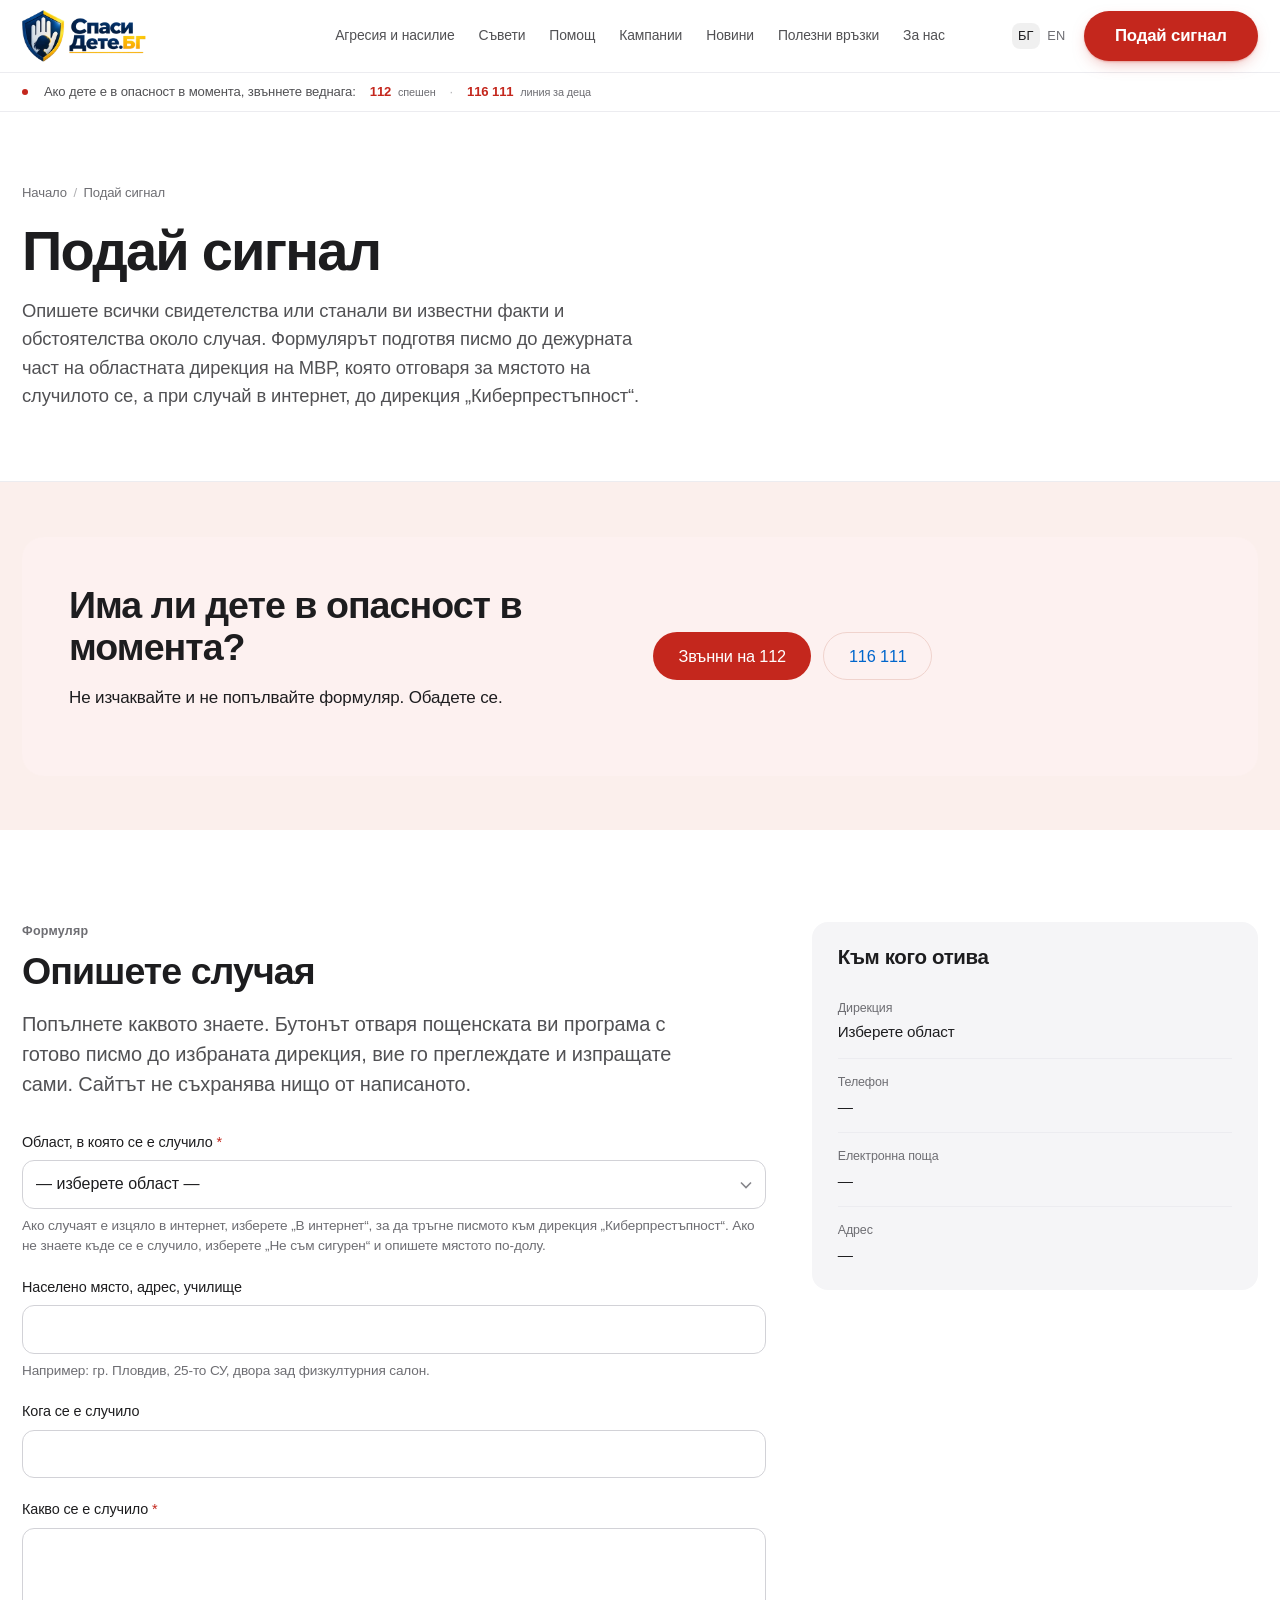
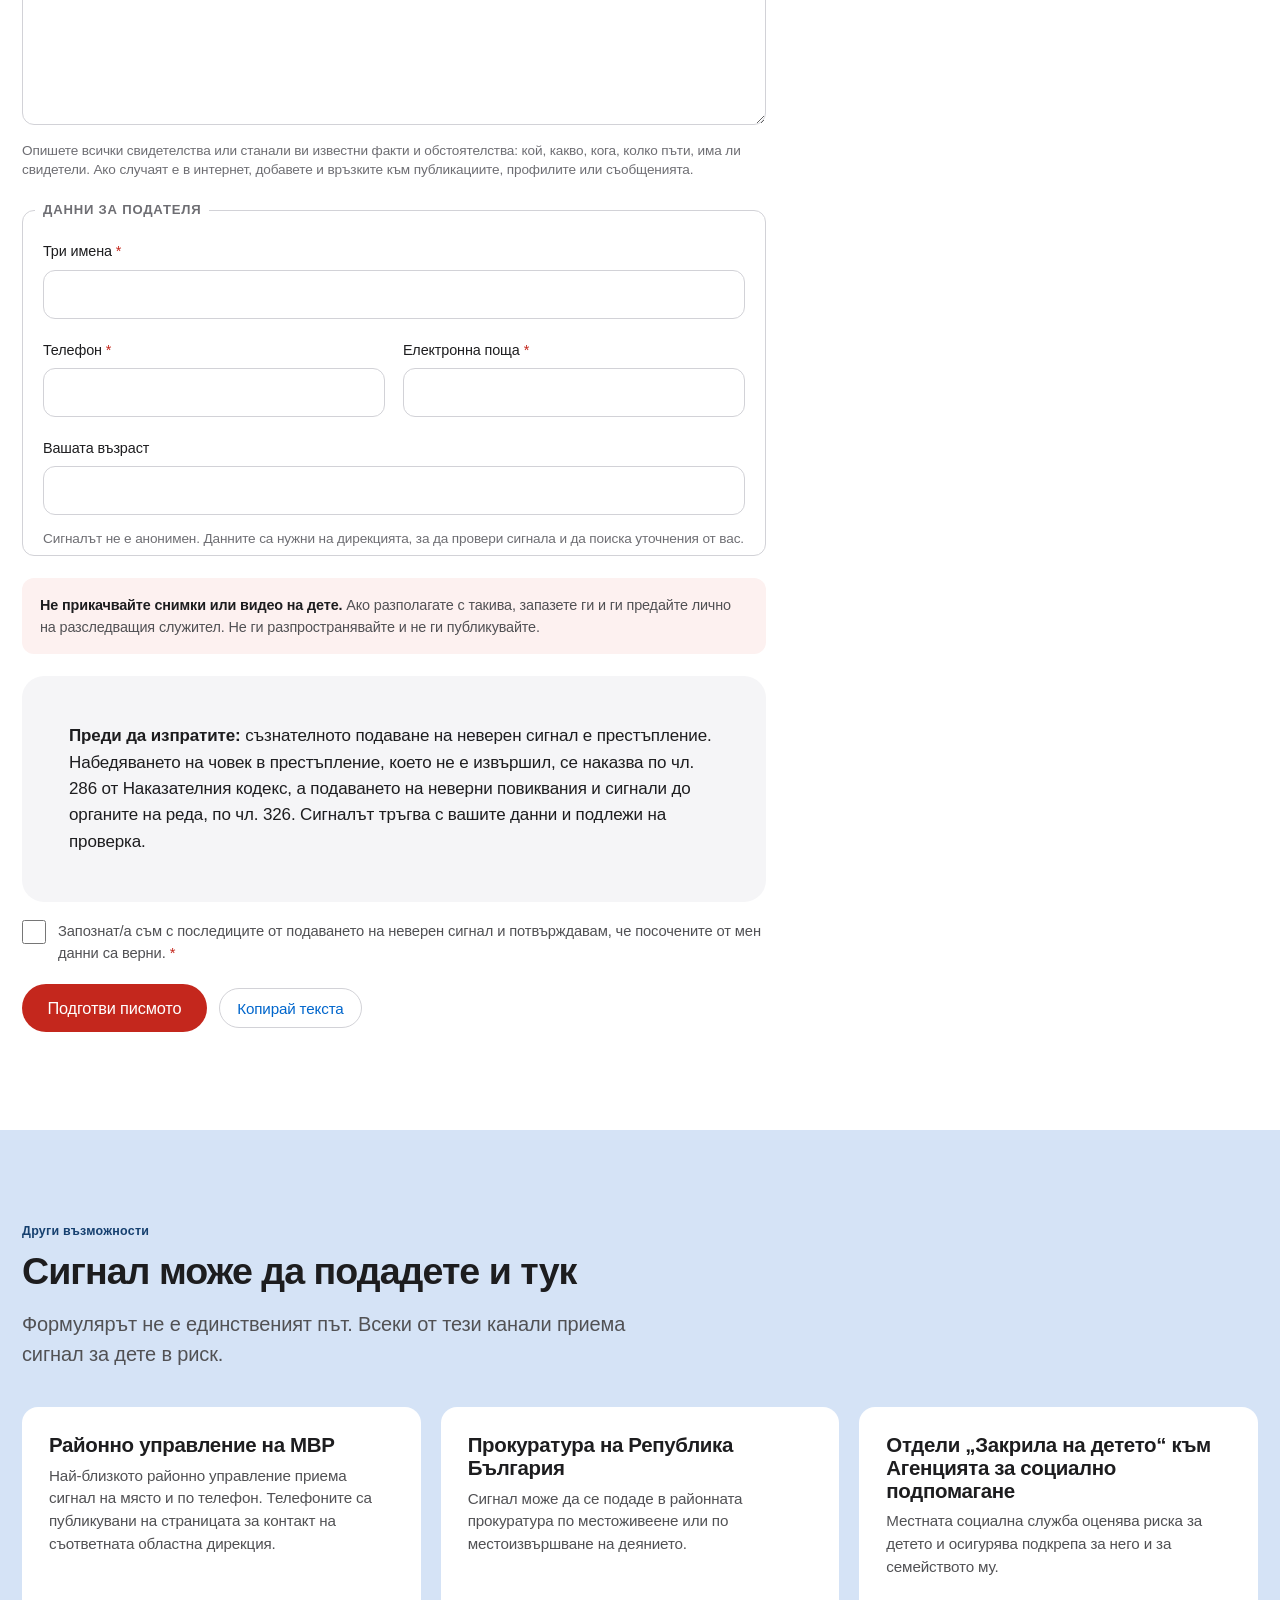
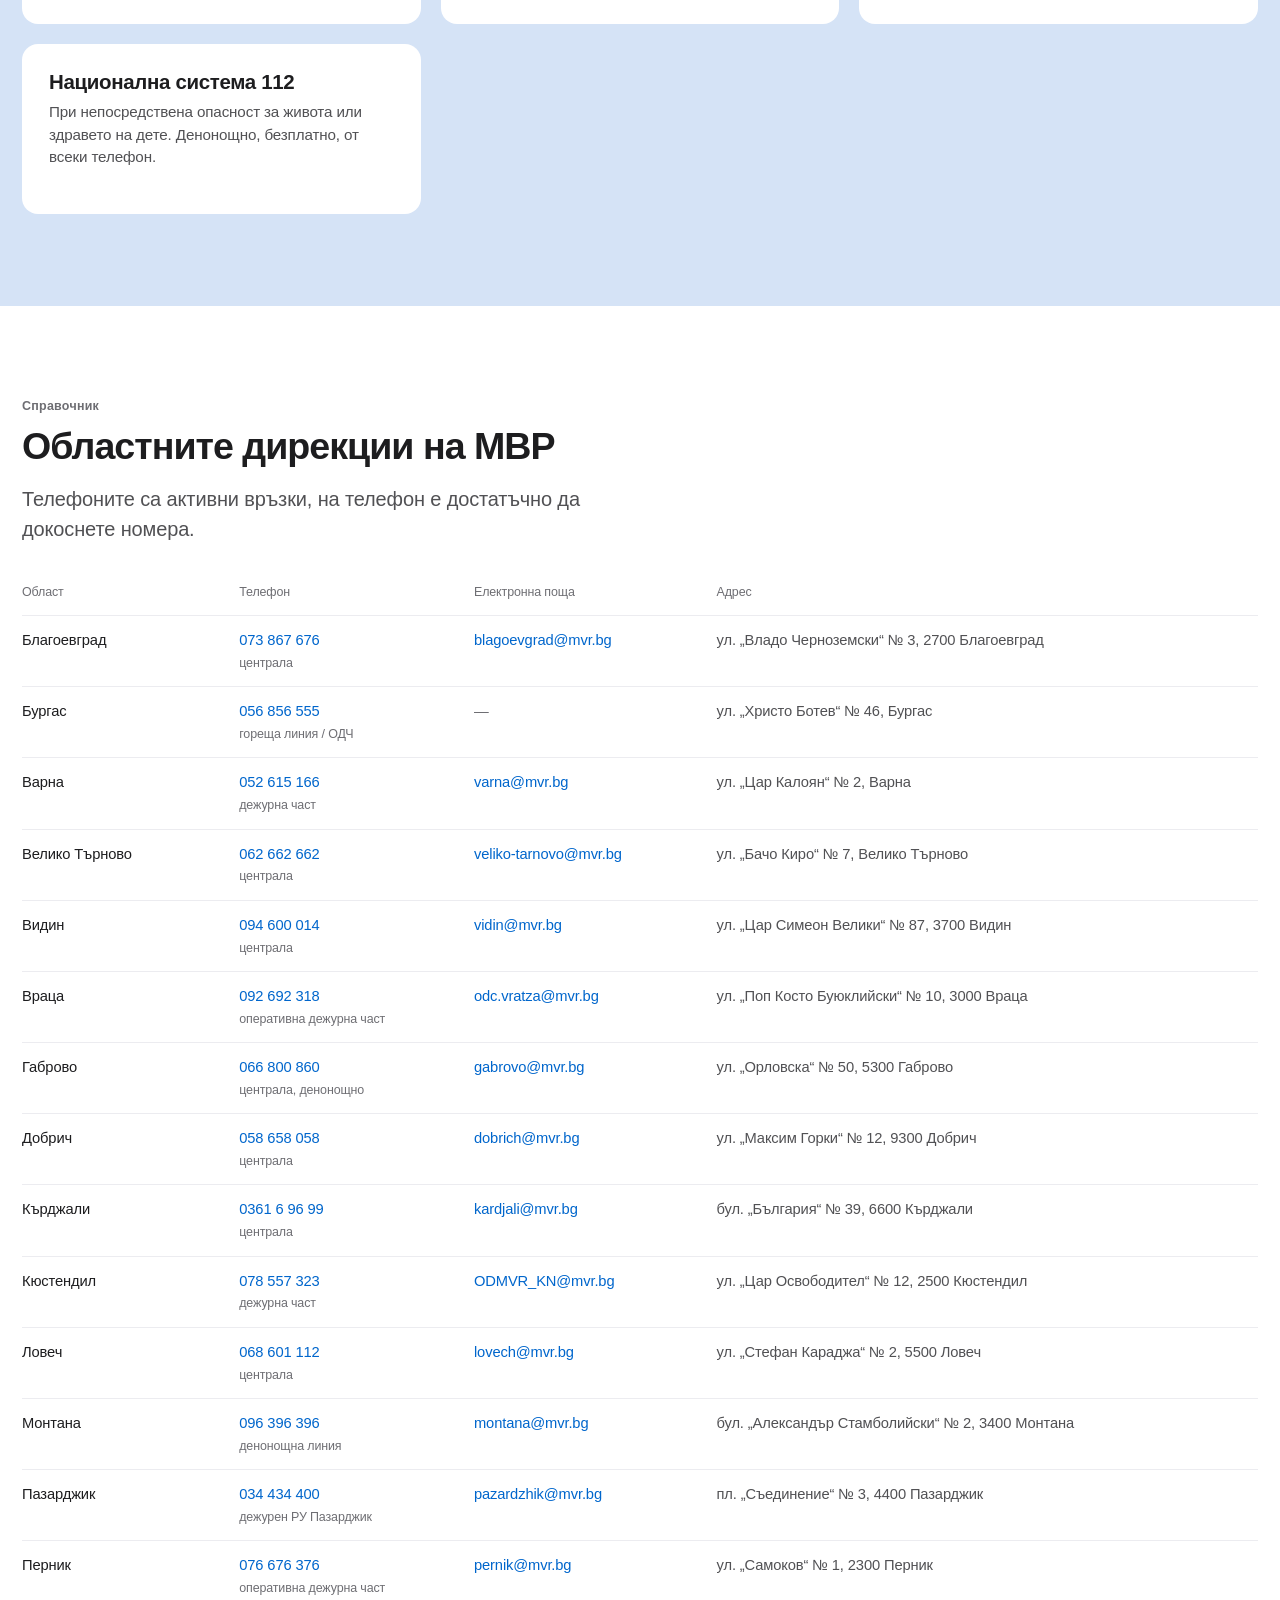
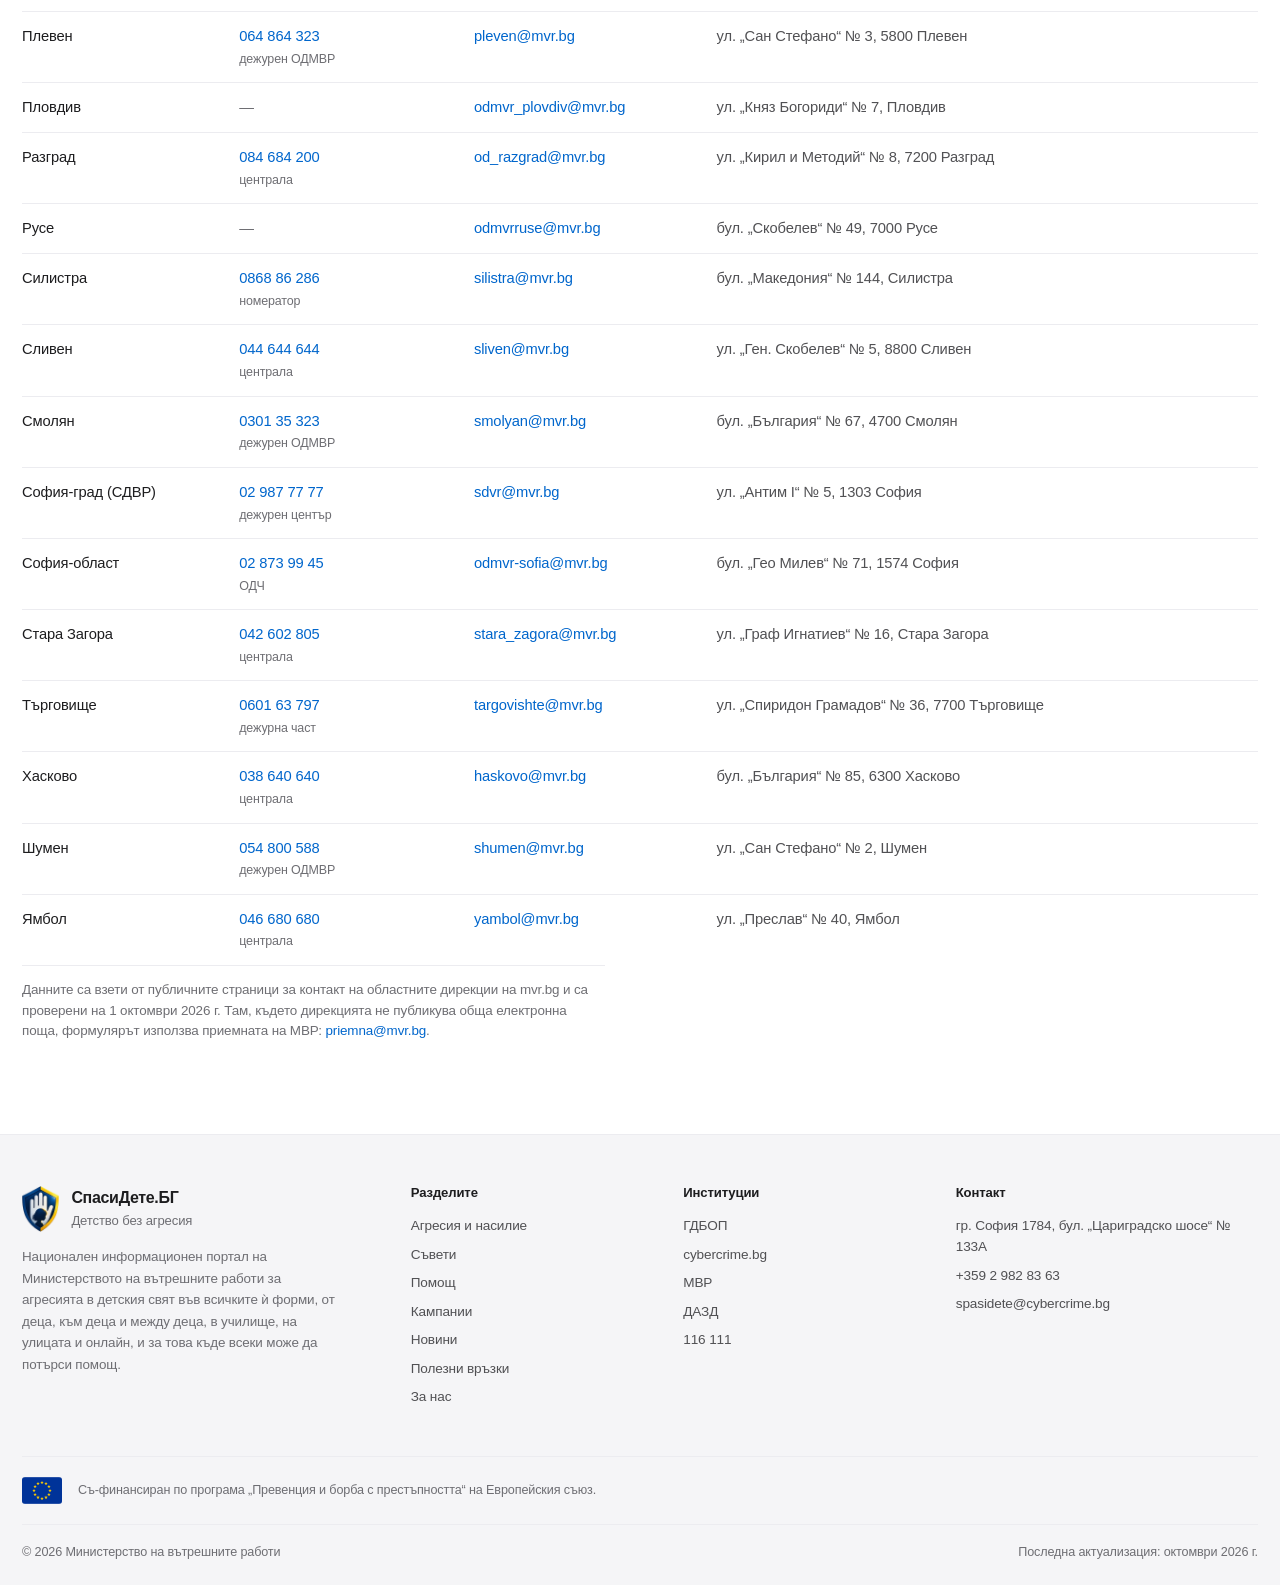
<file: report.html>
<!DOCTYPE html>
<html lang="bg" data-lang="bg">
<head>
<meta charset="utf-8">
<meta name="viewport" content="width=device-width, initial-scale=1, viewport-fit=cover">
<title data-title-bg="Подай сигнал — СпасиДете.БГ" data-title-en="File a report — SpasiDete.BG">Подай сигнал — СпасиДете.БГ</title>
<meta name="description" data-desc-bg="Формуляр за сигнал за насилие или агресия над дете, насочен към дежурната част на съответната областна дирекция на МВР, плюс справочник с контактите на всички ОДМВР." data-desc-en="A form for reporting violence or aggression against a child, addressed to the duty unit of the relevant regional directorate, plus a directory of all regional directorates." content="Формуляр за сигнал за насилие или агресия над дете, насочен към дежурната част на съответната областна дирекция на МВР, плюс справочник с контактите на всички ОДМВР.">
<meta name="theme-color" content="#0a1f38">
<meta name="referrer" content="strict-origin-when-cross-origin">
<meta http-equiv="Content-Security-Policy" content="default-src 'self'; base-uri 'self'; form-action 'none'; object-src 'none'; img-src 'self' data: https://i.ytimg.com https://i9.ytimg.com; style-src 'self' 'unsafe-inline'; script-src 'self' 'unsafe-inline'; frame-src https://www.youtube-nocookie.com https://www.youtube.com; connect-src 'self'">
<meta property="og:type" content="website">
<meta property="og:site_name" content="СпасиДете.БГ">
<meta property="og:title" content="Подай сигнал — СпасиДете.БГ">
<meta property="og:description" content="Формуляр за сигнал за насилие или агресия над дете, насочен към дежурната част на съответната областна дирекция на МВР, плюс справочник с контактите на всички ОДМВР.">
<meta property="og:locale" content="bg_BG">
<meta property="og:locale:alternate" content="en_GB">
<meta property="og:url" content="https://cyb3r-pony.github.io/spasidete.bg/report.html">
<meta property="og:image" content="https://cyb3r-pony.github.io/spasidete.bg/assets/img/og-image.jpg">
<meta property="og:image:width" content="1200">
<meta property="og:image:height" content="630">
<meta property="og:image:alt" content="СпасиДете.БГ, агресията в детския свят">
<meta name="twitter:card" content="summary_large_image">
<link rel="canonical" href="https://cyb3r-pony.github.io/spasidete.bg/report.html">
<link rel="icon" href="favicon.ico" sizes="16x16 24x24 32x32 48x48 64x64">
<link rel="icon" href="assets/img/icon-32.png" sizes="32x32" type="image/png">
<link rel="icon" href="assets/img/icon-192.png" sizes="192x192" type="image/png">
<link rel="apple-touch-icon" href="apple-touch-icon.png">
<link rel="mask-icon" href="assets/img/mask-icon.svg" color="#1d4e89">
<link rel="stylesheet" href="assets/css/style.css">

<script>
  /* Задава езика преди рисуване, за да няма премигване.
     Sets the language before paint so there is no flash. */
  (function () {
    try {
      var p = new URLSearchParams(location.search).get('lang');
      var l = (p === 'bg' || p === 'en') ? p : (localStorage.getItem('sd-lang') || 'bg');
      document.documentElement.setAttribute('data-lang', l);
      document.documentElement.setAttribute('lang', l);
    } catch (e) {}
  })();
</script>
</head>
<body>
<a class="skip-link" href="#main"><span lang="bg">Към основното съдържание</span><span lang="en">Skip to main content</span></a>

<header class="nav">
  <div class="wrap nav__inner">
    <a class="brand" href="index.html" aria-label="СпасиДете.БГ, начало / home">
      <picture><source type="image/webp" srcset="assets/img/logo-spasidete.webp"><img src="assets/img/logo-spasidete.png" alt="СпасиДете.БГ, превенция, защита, подкрепа" width="382" height="160" decoding="async" class="brand__mark"></picture>
    </a>

    <nav class="nav__links" id="mainnav" aria-label="Основна навигация / Main navigation">
      <ul>
        <li><a href="bullying.html"><span lang="bg">Агресия и насилие</span><span lang="en">Aggression &amp; violence</span></a></li>
        <li><a href="advice.html"><span lang="bg">Съвети</span><span lang="en">Advice</span></a></li>
        <li><a href="help.html"><span lang="bg">Помощ</span><span lang="en">Help</span></a></li>
        <li><a href="campaigns.html"><span lang="bg">Кампании</span><span lang="en">Campaigns</span></a></li>
        <li><a href="news.html"><span lang="bg">Новини</span><span lang="en">News</span></a></li>
        <li><a href="resources.html"><span lang="bg">Полезни връзки</span><span lang="en">Useful links</span></a></li>
        <li><a href="about.html"><span lang="bg">За нас</span><span lang="en">About</span></a></li>
        <li class="nav__extra"><a href="contact.html"><span lang="bg">Контакти</span><span lang="en">Contact</span></a></li>
      </ul>
    </nav>

    <div class="nav__actions">
      <div class="langswitch" role="group" aria-label="Език / Language">
        <button type="button" data-lang="bg" aria-pressed="true">БГ</button>
        <button type="button" data-lang="en" aria-pressed="false">EN</button>
      </div>
      <a class="btn btn--danger btn--sm btn--report" href="report.html"><span lang="bg"><span class="lbl-full">Подай сигнал</span><span class="lbl-short">Сигнал</span></span><span lang="en"><span class="lbl-full">Report</span><span class="lbl-short">Report</span></span></a>
      <button class="navtoggle" type="button" aria-expanded="false" aria-controls="mainnav" aria-label="Меню / Menu"><span></span></button>
    </div>
  </div>
</header>

<div class="urgent">
  <div class="wrap urgent__inner">
    <span class="urgent__dot" aria-hidden="true"></span>
    <b lang="bg">Ако дете е в опасност в момента, звъннете веднага:</b><b lang="en">If a child is in danger right now, call immediately:</b>
    <a href="tel:112">112 <small><span lang="bg">спешен</span><span lang="en">emergency</span></small></a>
    <span class="sep" aria-hidden="true">·</span>
    <a href="tel:116111">116 111 <small><span lang="bg">линия за деца</span><span lang="en">child line</span></small></a>
  </div>
</div>

<main id="main">
<section class="pagehead">
  <div class="wrap">
    <div class="crumbs"><a href="index.html"><span lang="bg">Начало</span><span lang="en">Home</span></a><span aria-hidden="true">/</span><span lang="bg">Подай сигнал</span><span lang="en">File a report</span></div>
    <h1 lang="bg">Подай сигнал</h1><h1 lang="en">File a report</h1>
    <p lang="bg">Опишете всички свидетелства или станали ви известни факти и обстоятелства около случая. Формулярът подготвя писмо до дежурната част на областната дирекция на МВР, която отговаря за мястото на случилото се, а при случай в интернет, до дирекция „Киберпрестъпност“.</p><p lang="en">Describe every piece of evidence and every fact or circumstance of the case known to you. The form prepares a letter to the duty unit of the regional directorate responsible for the place where it happened, or, for an online case, to the Cybercrime Directorate.</p>
  </div>
</section>

<section class="section section--rose section--tight">
  <div class="wrap">
    <div class="callout callout--red">
      <div class="grid grid--2" style="align-items:center;gap:26px">
        <div>
          <h2 lang="bg">Има ли дете в опасност в момента?</h2><h2 lang="en">Is a child in danger right now?</h2>
          <p lang="bg">Не изчаквайте и не попълвайте формуляр. Обадете се.</p><p lang="en">Do not wait and do not fill in a form. Call.</p>
        </div>
        <div class="btn-row">
          <a class="btn btn--danger btn--lg" href="tel:112"><span lang="bg">Звънни на 112</span><span lang="en">Call 112</span></a>
          <a class="btn btn--ghost btn--lg" href="tel:116111">116 111</a>
        </div>
      </div>
    </div>
  </div>
</section>

<section class="section" id="formulyar">
  <div class="wrap">
    <div class="grid" style="grid-template-columns:1.25fr .75fr;gap:46px;align-items:start" id="formgrid">
      <div>
        <span class="eyebrow"><span lang="bg">Формуляр</span><span lang="en">The form</span></span>
        <h2 lang="bg">Опишете случая</h2><h2 lang="en">Describe the case</h2>
        <p lang="bg" class="lede">Попълнете каквото знаете. Бутонът отваря пощенската ви програма с готово писмо до избраната дирекция, вие го преглеждате и изпращате сами. Сайтът не съхранява нищо от написаното.</p><p lang="en" class="lede">Fill in what you know. The button opens your e-mail program with a ready letter to the directorate you chose — you review it and send it yourself. The site stores nothing you write.</p>

        <form class="sigform" id="sigform" novalidate>
          <div class="field">
            <label for="f-region"><span lang="bg">Област, в която се е случило</span><span lang="en">Region where it happened</span> <span class="req" aria-hidden="true">*</span></label>
            <select id="f-region" name="region" required>
              <option value="" data-ph-bg="— изберете област —" data-ph-en="— choose a region —">— изберете област —</option>
              <option value="blagoevgrad" data-mail="blagoevgrad@mvr.bg" data-tel="073 867 676" data-bg="Благоевград" data-en="Blagoevgrad" data-addr="ул. „Владо Черноземски“ № 3, 2700 Благоевград" data-tlbg="централа" data-tlen="централа">Благоевград</option>
          <option value="burgas" data-mail="priemna@mvr.bg" data-tel="056 856 555" data-fallback="1" data-bg="Бургас" data-en="Burgas" data-addr="ул. „Христо Ботев“ № 46, Бургас" data-tlbg="гореща линия / ОДЧ" data-tlen="hotline / duty unit">Бургас</option>
          <option value="varna" data-mail="varna@mvr.bg" data-tel="052 615 166" data-bg="Варна" data-en="Varna" data-addr="ул. „Цар Калоян“ № 2, Варна" data-tlbg="дежурна част" data-tlen="duty unit">Варна</option>
          <option value="veliko-tarnovo" data-mail="veliko-tarnovo@mvr.bg" data-tel="062 662 662" data-bg="Велико Търново" data-en="Veliko Tarnovo" data-addr="ул. „Бачо Киро“ № 7, Велико Търново" data-tlbg="централа" data-tlen="централа">Велико Търново</option>
          <option value="vidin" data-mail="vidin@mvr.bg" data-tel="094 600 014" data-bg="Видин" data-en="Vidin" data-addr="ул. „Цар Симеон Велики“ № 87, 3700 Видин" data-tlbg="централа" data-tlen="централа">Видин</option>
          <option value="vratza" data-mail="odc.vratza@mvr.bg" data-tel="092 692 318" data-bg="Враца" data-en="Vratsa" data-addr="ул. „Поп Косто Буюклийски“ № 10, 3000 Враца" data-tlbg="оперативна дежурна част" data-tlen="duty unit">Враца</option>
          <option value="gabrovo" data-mail="gabrovo@mvr.bg" data-tel="066 800 860" data-bg="Габрово" data-en="Gabrovo" data-addr="ул. „Орловска“ № 50, 5300 Габрово" data-tlbg="централа, денонощно" data-tlen="switchboard, 24/7">Габрово</option>
          <option value="dobrich" data-mail="dobrich@mvr.bg" data-tel="058 658 058" data-bg="Добрич" data-en="Dobrich" data-addr="ул. „Максим Горки“ № 12, 9300 Добрич" data-tlbg="централа" data-tlen="централа">Добрич</option>
          <option value="kardjali" data-mail="kardjali@mvr.bg" data-tel="0361 6 96 99" data-bg="Кърджали" data-en="Kardzhali" data-addr="бул. „България“ № 39, 6600 Кърджали" data-tlbg="централа" data-tlen="централа">Кърджали</option>
          <option value="kustendil" data-mail="ODMVR_KN@mvr.bg" data-tel="078 557 323" data-bg="Кюстендил" data-en="Kyustendil" data-addr="ул. „Цар Освободител“ № 12, 2500 Кюстендил" data-tlbg="дежурна част" data-tlen="duty unit">Кюстендил</option>
          <option value="lovech" data-mail="lovech@mvr.bg" data-tel="068 601 112" data-bg="Ловеч" data-en="Lovech" data-addr="ул. „Стефан Караджа“ № 2, 5500 Ловеч" data-tlbg="централа" data-tlen="централа">Ловеч</option>
          <option value="montana" data-mail="montana@mvr.bg" data-tel="096 396 396" data-bg="Монтана" data-en="Montana" data-addr="бул. „Александър Стамболийски“ № 2, 3400 Монтана" data-tlbg="денонощна линия" data-tlen="24/7 line">Монтана</option>
          <option value="pazardjik" data-mail="pazardzhik@mvr.bg" data-tel="034 434 400" data-bg="Пазарджик" data-en="Pazardzhik" data-addr="пл. „Съединение“ № 3, 4400 Пазарджик" data-tlbg="дежурен РУ Пазарджик" data-tlen="duty officer">Пазарджик</option>
          <option value="pernik" data-mail="pernik@mvr.bg" data-tel="076 676 376" data-bg="Перник" data-en="Pernik" data-addr="ул. „Самоков“ № 1, 2300 Перник" data-tlbg="оперативна дежурна част" data-tlen="duty unit">Перник</option>
          <option value="pleven" data-mail="pleven@mvr.bg" data-tel="064 864 323" data-bg="Плевен" data-en="Pleven" data-addr="ул. „Сан Стефано“ № 3, 5800 Плевен" data-tlbg="дежурен ОДМВР" data-tlen="duty officer">Плевен</option>
          <option value="plovdiv" data-mail="odmvr_plovdiv@mvr.bg" data-tel="" data-bg="Пловдив" data-en="Plovdiv" data-addr="ул. „Княз Богориди“ № 7, Пловдив" data-tlbg="" data-tlen="">Пловдив</option>
          <option value="razgrad" data-mail="od_razgrad@mvr.bg" data-tel="084 684 200" data-bg="Разград" data-en="Razgrad" data-addr="ул. „Кирил и Методий“ № 8, 7200 Разград" data-tlbg="централа" data-tlen="централа">Разград</option>
          <option value="ruse" data-mail="odmvrruse@mvr.bg" data-tel="" data-bg="Русе" data-en="Ruse" data-addr="бул. „Скобелев“ № 49, 7000 Русе" data-tlbg="" data-tlen="">Русе</option>
          <option value="silistra" data-mail="silistra@mvr.bg" data-tel="0868 86 286" data-bg="Силистра" data-en="Silistra" data-addr="бул. „Македония“ № 144, Силистра" data-tlbg="номератор" data-tlen="switchboard">Силистра</option>
          <option value="sliven" data-mail="sliven@mvr.bg" data-tel="044 644 644" data-bg="Сливен" data-en="Sliven" data-addr="ул. „Ген. Скобелев“ № 5, 8800 Сливен" data-tlbg="централа" data-tlen="централа">Сливен</option>
          <option value="smolyan" data-mail="smolyan@mvr.bg" data-tel="0301 35 323" data-bg="Смолян" data-en="Smolyan" data-addr="бул. „България“ № 67, 4700 Смолян" data-tlbg="дежурен ОДМВР" data-tlen="duty officer">Смолян</option>
          <option value="sdvr" data-mail="sdvr@mvr.bg" data-tel="02 987 77 77" data-bg="София-град (СДВР)" data-en="Sofia city (SDVR)" data-addr="ул. „Антим I“ № 5, 1303 София" data-tlbg="дежурен център" data-tlen="duty centre">София-град (СДВР)</option>
          <option value="sofia" data-mail="odmvr-sofia@mvr.bg" data-tel="02 873 99 45" data-bg="София-област" data-en="Sofia region" data-addr="бул. „Гео Милев“ № 71, 1574 София" data-tlbg="ОДЧ" data-tlen="duty unit">София-област</option>
          <option value="stara-zagora" data-mail="stara_zagora@mvr.bg" data-tel="042 602 805" data-bg="Стара Загора" data-en="Stara Zagora" data-addr="ул. „Граф Игнатиев“ № 16, Стара Загора" data-tlbg="централа" data-tlen="централа">Стара Загора</option>
          <option value="targovishte" data-mail="targovishte@mvr.bg" data-tel="0601 63 797" data-bg="Търговище" data-en="Targovishte" data-addr="ул. „Спиридон Грамадов“ № 36, 7700 Търговище" data-tlbg="дежурна част" data-tlen="duty unit">Търговище</option>
          <option value="haskovo" data-mail="haskovo@mvr.bg" data-tel="038 640 640" data-bg="Хасково" data-en="Haskovo" data-addr="бул. „България“ № 85, 6300 Хасково" data-tlbg="централа" data-tlen="централа">Хасково</option>
          <option value="shumen" data-mail="shumen@mvr.bg" data-tel="054 800 588" data-bg="Шумен" data-en="Shumen" data-addr="ул. „Сан Стефано“ № 2, Шумен" data-tlbg="дежурен ОДМВР" data-tlen="duty officer">Шумен</option>
          <option value="yambol" data-mail="yambol@mvr.bg" data-tel="046 680 680" data-bg="Ямбол" data-en="Yambol" data-addr="ул. „Преслав“ № 40, Ямбол" data-tlbg="централа" data-tlen="централа">Ямбол</option>
          <option value="internet" data-mail="gdbop@mvr.bg" data-tel="02 982 83 63" data-bg="В интернет" data-en="Online" data-nodir="1" data-dirbg="Дирекция „Киберпрестъпност“, ГДБОП" data-diren="Cybercrime Directorate, GDBOP" data-addr="бул. „Цариградско шосе“ № 133А, гр. София" data-tlbg="дежурен ГДБОП" data-tlen="GDBOP duty officer">В интернет</option>
          <option value="nesum-siguren" data-mail="priemna@mvr.bg" data-tel="" data-notebg="Когато мястото не е известно, писмото тръгва към приемната на МВР, която го насочва към компетентната структура." data-noteen="When the place is not known, the letter goes to the Ministry’s public reception, which forwards it to the competent unit." data-bg="Не съм сигурен" data-en="Not sure" data-nodir="1" data-dirbg="Приемна на МВР" data-diren="Ministry of Interior reception" data-addr="" data-tlbg="" data-tlen="">Не съм сигурен</option>
            </select>
            <p class="hint"><span lang="bg">Ако случаят е изцяло в интернет, изберете „В интернет“, за да тръгне писмото към дирекция „Киберпрестъпност“. Ако не знаете къде се е случило, изберете „Не съм сигурен“ и опишете мястото по-долу.</span><span lang="en">If the case is entirely online, choose “Online” so the letter goes to the Cybercrime Directorate. If you do not know where it happened, choose “Not sure” and describe the place below.</span></p>
          </div>

          <div class="field">
            <label for="f-place"><span lang="bg">Населено място, адрес, училище</span><span lang="en">Town, address, school</span></label>
            <input type="text" id="f-place" name="place" autocomplete="off">
            <p class="hint"><span lang="bg">Например: гр. Пловдив, 25-то СУ, двора зад физкултурния салон.</span><span lang="en">For example: Plovdiv, School No. 25, the yard behind the gym.</span></p>
          </div>

          <div class="field">
            <label for="f-when"><span lang="bg">Кога се е случило</span><span lang="en">When it happened</span></label>
            <input type="text" id="f-when" name="when" autocomplete="off">
          </div>

          <div class="field">
            <label for="f-what"><span lang="bg">Какво се е случило</span><span lang="en">What happened</span> <span class="req" aria-hidden="true">*</span></label>
            <textarea id="f-what" name="what" rows="7" required></textarea>
            <p class="hint"><span lang="bg">Опишете всички свидетелства или станали ви известни факти и обстоятелства: кой, какво, кога, колко пъти, има ли свидетели. Ако случаят е в интернет, добавете и връзките към публикациите, профилите или съобщенията.</span><span lang="en">Describe every piece of evidence and every fact known to you: who, what, when, how many times, whether there were witnesses. If the case is online, add the links to the posts, profiles or messages.</span></p>
          </div>

          <fieldset class="field fieldset">
            <legend><span lang="bg">Данни за подателя</span><span lang="en">Your details</span></legend>
            <div class="field">
              <label for="f-name"><span lang="bg">Три имена</span><span lang="en">Full name</span> <span class="req" aria-hidden="true">*</span></label>
              <input type="text" id="f-name" name="name" autocomplete="name" required>
            </div>
            <div class="field field--split">
              <div>
                <label for="f-phone"><span lang="bg">Телефон</span><span lang="en">Phone</span> <span class="req" aria-hidden="true">*</span></label>
                <input type="tel" id="f-phone" name="phone" autocomplete="tel" required>
              </div>
              <div>
                <label for="f-email"><span lang="bg">Електронна поща</span><span lang="en">E-mail</span> <span class="req" aria-hidden="true">*</span></label>
                <input type="email" id="f-email" name="email" autocomplete="email" required>
              </div>
            </div>
            <div class="field">
              <label for="f-age"><span lang="bg">Вашата възраст</span><span lang="en">Your age</span></label>
              <input type="text" id="f-age" name="age" inputmode="numeric" autocomplete="off">
            </div>
            <p class="hint"><span lang="bg">Сигналът не е анонимен. Данните са нужни на дирекцията, за да провери сигнала и да поиска уточнения от вас.</span><span lang="en">A report is not anonymous. The directorate needs these details in order to check the report and to ask you for clarification.</span></p>
          </fieldset>

          <div class="formnote"><span lang="bg"><strong>Не прикачвайте снимки или видео на дете.</strong> Ако разполагате с такива, запазете ги и ги предайте лично на разследващия служител. Не ги разпространявайте и не ги публикувайте.</span><span lang="en"><strong>Do not attach photographs or video of a child.</strong> If you have any, keep them safe and hand them over in person to the investigating officer. Do not share or publish them.</span></div>

          <div class="callout callout--amber" style="margin-top:22px"><span lang="bg"><strong>Преди да изпратите:</strong> съзнателното подаване на неверен сигнал е престъпление. Набедяването на човек в престъпление, което не е извършил, се наказва по чл. 286 от Наказателния кодекс, а подаването на неверни повиквания и сигнали до органите на реда, по чл. 326. Сигналът тръгва с вашите данни и подлежи на проверка.</span><span lang="en"><strong>Before you send:</strong> knowingly filing a false report is a criminal offence. Falsely accusing someone of a crime they did not commit is punishable under Article 286 of the Criminal Code, and false calls and alerts to the authorities under Article 326. The report goes out with your details and is subject to verification.</span></div>

          <div class="field field--check">
            <input type="checkbox" id="f-accept" name="accept" required>
            <label for="f-accept"><span lang="bg">Запознат/а съм с последиците от подаването на неверен сигнал и потвърждавам, че посочените от мен данни са верни.</span><span lang="en">I have read the consequences of filing a false report and confirm that the details I have given are true.</span> <span class="req" aria-hidden="true">*</span></label>
          </div>

          <div class="btn-row" style="margin-top:20px">
            <button class="btn btn--danger btn--lg" type="submit"><span lang="bg">Подготви писмото</span><span lang="en">Prepare the letter</span></button>
            <button class="btn btn--ghost" type="button" id="copybtn"><span lang="bg">Копирай текста</span><span lang="en">Copy the text</span></button>
          </div>
          <p class="hint" id="formstatus" role="status" aria-live="polite"></p>
        </form>
      </div>

      <aside class="sidepanel" id="regionbox">
        <h3 lang="bg">Към кого отива</h3><h3 lang="en">Where it goes</h3>
        <dl>
          <dt><span lang="bg">Дирекция</span><span lang="en">Directorate</span></dt><dd id="rb-name"><span lang="bg">Изберете област</span><span lang="en">Choose a region</span></dd>
          <dt><span lang="bg">Телефон</span><span lang="en">Phone</span></dt><dd id="rb-tel">—</dd>
          <dt><span lang="bg">Електронна поща</span><span lang="en">E-mail</span></dt><dd id="rb-mail">—</dd>
          <dt><span lang="bg">Адрес</span><span lang="en">Address</span></dt><dd id="rb-addr">—</dd>
        </dl>
      </aside>
    </div>
  </div>
</section>

<section class="section section--azure">
  <div class="wrap">
    <div class="section-head">
      <span class="eyebrow"><span lang="bg">Други възможности</span><span lang="en">Other options</span></span>
      <h2 lang="bg">Сигнал може да подадете и тук</h2><h2 lang="en">You can also report here</h2>
      <p lang="bg" class="lede">Формулярът не е единственият път. Всеки от тези канали приема сигнал за дете в риск.</p><p lang="en" class="lede">The form is not the only route. Each of these channels accepts a report about a child at risk.</p>
    </div>
    <div class="grid grid--2"><article class="card"><h3 lang="bg">Районно управление на МВР</h3><h3 lang="en">Local district police departments</h3><p lang="bg">Най-близкото районно управление приема сигнал на място и по телефон. Телефоните са публикувани на страницата за контакт на съответната областна дирекция.</p><p lang="en">The nearest district department takes reports in person and by phone. Numbers are published on each regional directorate’s contact page.</p></article><article class="card"><h3 lang="bg">Прокуратура на Република България</h3><h3 lang="en">Prosecutor’s Office of the Republic of Bulgaria</h3><p lang="bg">Сигнал може да се подаде в районната прокуратура по местоживеене или по местоизвършване на деянието.</p><p lang="en">A report can be filed with the district prosecutor’s office where you live or where the act took place.</p></article><article class="card"><h3 lang="bg">Отдели „Закрила на детето“ към Агенцията за социално подпомагане</h3><h3 lang="en">Child Protection Departments at the Social Assistance Agency</h3><p lang="bg">Местната социална служба оценява риска за детето и осигурява подкрепа за него и за семейството му.</p><p lang="en">The local social service assesses the risk to the child and arranges support for the child and the family.</p></article><article class="card"><h3 lang="bg">Национална система 112</h3><h3 lang="en">112 — national emergency number</h3><p lang="bg">При непосредствена опасност за живота или здравето на дете. Денонощно, безплатно, от всеки телефон.</p><p lang="en">When a child’s life or health is in immediate danger. Round the clock, free, from any phone.</p></article></div>
  </div>
</section>

<section class="section">
  <div class="wrap">
    <div class="section-head">
      <span class="eyebrow"><span lang="bg">Справочник</span><span lang="en">Directory</span></span>
      <h2 lang="bg">Областните дирекции на МВР</h2><h2 lang="en">The regional directorates</h2>
      <p lang="bg" class="lede">Телефоните са активни връзки, на телефон е достатъчно да докоснете номера.</p><p lang="en" class="lede">The phone numbers are active links — on a phone, simply tap the number.</p>
    </div>
    <div class="tablewrap" id="spravochnik">
      <table class="dirtable">
        <thead><tr><th scope="col"><span lang="bg">Област</span><span lang="en">Region</span></th><th scope="col"><span lang="bg">Телефон</span><span lang="en">Phone</span></th><th scope="col"><span lang="bg">Електронна поща</span><span lang="en">E-mail</span></th><th scope="col"><span lang="bg">Адрес</span><span lang="en">Address</span></th></tr></thead>
        <tbody><tr>
  <th scope="row"><span lang="bg">Благоевград</span><span lang="en">Blagoevgrad</span></th>
  <td data-l="Телефон"><a href="tel:073867676">073 867 676</a><small><span lang="bg">централа</span><span lang="en">централа</span></small></td>
  <td data-l="Електронна поща"><a href="mailto:blagoevgrad@mvr.bg">blagoevgrad@mvr.bg</a></td>
  <td class="t-addr" data-l="Адрес">ул. „Владо Черноземски“ № 3, 2700 Благоевград</td>
</tr><tr>
  <th scope="row"><span lang="bg">Бургас</span><span lang="en">Burgas</span></th>
  <td data-l="Телефон"><a href="tel:056856555">056 856 555</a><small><span lang="bg">гореща линия / ОДЧ</span><span lang="en">hotline / duty unit</span></small></td>
  <td data-l="Електронна поща"><span class="muted">—</span></td>
  <td class="t-addr" data-l="Адрес">ул. „Христо Ботев“ № 46, Бургас</td>
</tr><tr>
  <th scope="row"><span lang="bg">Варна</span><span lang="en">Varna</span></th>
  <td data-l="Телефон"><a href="tel:052615166">052 615 166</a><small><span lang="bg">дежурна част</span><span lang="en">duty unit</span></small></td>
  <td data-l="Електронна поща"><a href="mailto:varna@mvr.bg">varna@mvr.bg</a></td>
  <td class="t-addr" data-l="Адрес">ул. „Цар Калоян“ № 2, Варна</td>
</tr><tr>
  <th scope="row"><span lang="bg">Велико Търново</span><span lang="en">Veliko Tarnovo</span></th>
  <td data-l="Телефон"><a href="tel:062662662">062 662 662</a><small><span lang="bg">централа</span><span lang="en">централа</span></small></td>
  <td data-l="Електронна поща"><a href="mailto:veliko-tarnovo@mvr.bg">veliko-tarnovo@mvr.bg</a></td>
  <td class="t-addr" data-l="Адрес">ул. „Бачо Киро“ № 7, Велико Търново</td>
</tr><tr>
  <th scope="row"><span lang="bg">Видин</span><span lang="en">Vidin</span></th>
  <td data-l="Телефон"><a href="tel:094600014">094 600 014</a><small><span lang="bg">централа</span><span lang="en">централа</span></small></td>
  <td data-l="Електронна поща"><a href="mailto:vidin@mvr.bg">vidin@mvr.bg</a></td>
  <td class="t-addr" data-l="Адрес">ул. „Цар Симеон Велики“ № 87, 3700 Видин</td>
</tr><tr>
  <th scope="row"><span lang="bg">Враца</span><span lang="en">Vratsa</span></th>
  <td data-l="Телефон"><a href="tel:092692318">092 692 318</a><small><span lang="bg">оперативна дежурна част</span><span lang="en">duty unit</span></small></td>
  <td data-l="Електронна поща"><a href="mailto:odc.vratza@mvr.bg">odc.vratza@mvr.bg</a></td>
  <td class="t-addr" data-l="Адрес">ул. „Поп Косто Буюклийски“ № 10, 3000 Враца</td>
</tr><tr>
  <th scope="row"><span lang="bg">Габрово</span><span lang="en">Gabrovo</span></th>
  <td data-l="Телефон"><a href="tel:066800860">066 800 860</a><small><span lang="bg">централа, денонощно</span><span lang="en">switchboard, 24/7</span></small></td>
  <td data-l="Електронна поща"><a href="mailto:gabrovo@mvr.bg">gabrovo@mvr.bg</a></td>
  <td class="t-addr" data-l="Адрес">ул. „Орловска“ № 50, 5300 Габрово</td>
</tr><tr>
  <th scope="row"><span lang="bg">Добрич</span><span lang="en">Dobrich</span></th>
  <td data-l="Телефон"><a href="tel:058658058">058 658 058</a><small><span lang="bg">централа</span><span lang="en">централа</span></small></td>
  <td data-l="Електронна поща"><a href="mailto:dobrich@mvr.bg">dobrich@mvr.bg</a></td>
  <td class="t-addr" data-l="Адрес">ул. „Максим Горки“ № 12, 9300 Добрич</td>
</tr><tr>
  <th scope="row"><span lang="bg">Кърджали</span><span lang="en">Kardzhali</span></th>
  <td data-l="Телефон"><a href="tel:036169699">0361 6 96 99</a><small><span lang="bg">централа</span><span lang="en">централа</span></small></td>
  <td data-l="Електронна поща"><a href="mailto:kardjali@mvr.bg">kardjali@mvr.bg</a></td>
  <td class="t-addr" data-l="Адрес">бул. „България“ № 39, 6600 Кърджали</td>
</tr><tr>
  <th scope="row"><span lang="bg">Кюстендил</span><span lang="en">Kyustendil</span></th>
  <td data-l="Телефон"><a href="tel:078557323">078 557 323</a><small><span lang="bg">дежурна част</span><span lang="en">duty unit</span></small></td>
  <td data-l="Електронна поща"><a href="mailto:ODMVR_KN@mvr.bg">ODMVR_KN@mvr.bg</a></td>
  <td class="t-addr" data-l="Адрес">ул. „Цар Освободител“ № 12, 2500 Кюстендил</td>
</tr><tr>
  <th scope="row"><span lang="bg">Ловеч</span><span lang="en">Lovech</span></th>
  <td data-l="Телефон"><a href="tel:068601112">068 601 112</a><small><span lang="bg">централа</span><span lang="en">централа</span></small></td>
  <td data-l="Електронна поща"><a href="mailto:lovech@mvr.bg">lovech@mvr.bg</a></td>
  <td class="t-addr" data-l="Адрес">ул. „Стефан Караджа“ № 2, 5500 Ловеч</td>
</tr><tr>
  <th scope="row"><span lang="bg">Монтана</span><span lang="en">Montana</span></th>
  <td data-l="Телефон"><a href="tel:096396396">096 396 396</a><small><span lang="bg">денонощна линия</span><span lang="en">24/7 line</span></small></td>
  <td data-l="Електронна поща"><a href="mailto:montana@mvr.bg">montana@mvr.bg</a></td>
  <td class="t-addr" data-l="Адрес">бул. „Александър Стамболийски“ № 2, 3400 Монтана</td>
</tr><tr>
  <th scope="row"><span lang="bg">Пазарджик</span><span lang="en">Pazardzhik</span></th>
  <td data-l="Телефон"><a href="tel:034434400">034 434 400</a><small><span lang="bg">дежурен РУ Пазарджик</span><span lang="en">duty officer</span></small></td>
  <td data-l="Електронна поща"><a href="mailto:pazardzhik@mvr.bg">pazardzhik@mvr.bg</a></td>
  <td class="t-addr" data-l="Адрес">пл. „Съединение“ № 3, 4400 Пазарджик</td>
</tr><tr>
  <th scope="row"><span lang="bg">Перник</span><span lang="en">Pernik</span></th>
  <td data-l="Телефон"><a href="tel:076676376">076 676 376</a><small><span lang="bg">оперативна дежурна част</span><span lang="en">duty unit</span></small></td>
  <td data-l="Електронна поща"><a href="mailto:pernik@mvr.bg">pernik@mvr.bg</a></td>
  <td class="t-addr" data-l="Адрес">ул. „Самоков“ № 1, 2300 Перник</td>
</tr><tr>
  <th scope="row"><span lang="bg">Плевен</span><span lang="en">Pleven</span></th>
  <td data-l="Телефон"><a href="tel:064864323">064 864 323</a><small><span lang="bg">дежурен ОДМВР</span><span lang="en">duty officer</span></small></td>
  <td data-l="Електронна поща"><a href="mailto:pleven@mvr.bg">pleven@mvr.bg</a></td>
  <td class="t-addr" data-l="Адрес">ул. „Сан Стефано“ № 3, 5800 Плевен</td>
</tr><tr>
  <th scope="row"><span lang="bg">Пловдив</span><span lang="en">Plovdiv</span></th>
  <td data-l="Телефон"><span class="muted">—</span></td>
  <td data-l="Електронна поща"><a href="mailto:odmvr_plovdiv@mvr.bg">odmvr_plovdiv@mvr.bg</a></td>
  <td class="t-addr" data-l="Адрес">ул. „Княз Богориди“ № 7, Пловдив</td>
</tr><tr>
  <th scope="row"><span lang="bg">Разград</span><span lang="en">Razgrad</span></th>
  <td data-l="Телефон"><a href="tel:084684200">084 684 200</a><small><span lang="bg">централа</span><span lang="en">централа</span></small></td>
  <td data-l="Електронна поща"><a href="mailto:od_razgrad@mvr.bg">od_razgrad@mvr.bg</a></td>
  <td class="t-addr" data-l="Адрес">ул. „Кирил и Методий“ № 8, 7200 Разград</td>
</tr><tr>
  <th scope="row"><span lang="bg">Русе</span><span lang="en">Ruse</span></th>
  <td data-l="Телефон"><span class="muted">—</span></td>
  <td data-l="Електронна поща"><a href="mailto:odmvrruse@mvr.bg">odmvrruse@mvr.bg</a></td>
  <td class="t-addr" data-l="Адрес">бул. „Скобелев“ № 49, 7000 Русе</td>
</tr><tr>
  <th scope="row"><span lang="bg">Силистра</span><span lang="en">Silistra</span></th>
  <td data-l="Телефон"><a href="tel:086886286">0868 86 286</a><small><span lang="bg">номератор</span><span lang="en">switchboard</span></small></td>
  <td data-l="Електронна поща"><a href="mailto:silistra@mvr.bg">silistra@mvr.bg</a></td>
  <td class="t-addr" data-l="Адрес">бул. „Македония“ № 144, Силистра</td>
</tr><tr>
  <th scope="row"><span lang="bg">Сливен</span><span lang="en">Sliven</span></th>
  <td data-l="Телефон"><a href="tel:044644644">044 644 644</a><small><span lang="bg">централа</span><span lang="en">централа</span></small></td>
  <td data-l="Електронна поща"><a href="mailto:sliven@mvr.bg">sliven@mvr.bg</a></td>
  <td class="t-addr" data-l="Адрес">ул. „Ген. Скобелев“ № 5, 8800 Сливен</td>
</tr><tr>
  <th scope="row"><span lang="bg">Смолян</span><span lang="en">Smolyan</span></th>
  <td data-l="Телефон"><a href="tel:030135323">0301 35 323</a><small><span lang="bg">дежурен ОДМВР</span><span lang="en">duty officer</span></small></td>
  <td data-l="Електронна поща"><a href="mailto:smolyan@mvr.bg">smolyan@mvr.bg</a></td>
  <td class="t-addr" data-l="Адрес">бул. „България“ № 67, 4700 Смолян</td>
</tr><tr>
  <th scope="row"><span lang="bg">София-град (СДВР)</span><span lang="en">Sofia city (SDVR)</span></th>
  <td data-l="Телефон"><a href="tel:029877777">02 987 77 77</a><small><span lang="bg">дежурен център</span><span lang="en">duty centre</span></small></td>
  <td data-l="Електронна поща"><a href="mailto:sdvr@mvr.bg">sdvr@mvr.bg</a></td>
  <td class="t-addr" data-l="Адрес">ул. „Антим I“ № 5, 1303 София</td>
</tr><tr>
  <th scope="row"><span lang="bg">София-област</span><span lang="en">Sofia region</span></th>
  <td data-l="Телефон"><a href="tel:028739945">02 873 99 45</a><small><span lang="bg">ОДЧ</span><span lang="en">duty unit</span></small></td>
  <td data-l="Електронна поща"><a href="mailto:odmvr-sofia@mvr.bg">odmvr-sofia@mvr.bg</a></td>
  <td class="t-addr" data-l="Адрес">бул. „Гео Милев“ № 71, 1574 София</td>
</tr><tr>
  <th scope="row"><span lang="bg">Стара Загора</span><span lang="en">Stara Zagora</span></th>
  <td data-l="Телефон"><a href="tel:042602805">042 602 805</a><small><span lang="bg">централа</span><span lang="en">централа</span></small></td>
  <td data-l="Електронна поща"><a href="mailto:stara_zagora@mvr.bg">stara_zagora@mvr.bg</a></td>
  <td class="t-addr" data-l="Адрес">ул. „Граф Игнатиев“ № 16, Стара Загора</td>
</tr><tr>
  <th scope="row"><span lang="bg">Търговище</span><span lang="en">Targovishte</span></th>
  <td data-l="Телефон"><a href="tel:060163797">0601 63 797</a><small><span lang="bg">дежурна част</span><span lang="en">duty unit</span></small></td>
  <td data-l="Електронна поща"><a href="mailto:targovishte@mvr.bg">targovishte@mvr.bg</a></td>
  <td class="t-addr" data-l="Адрес">ул. „Спиридон Грамадов“ № 36, 7700 Търговище</td>
</tr><tr>
  <th scope="row"><span lang="bg">Хасково</span><span lang="en">Haskovo</span></th>
  <td data-l="Телефон"><a href="tel:038640640">038 640 640</a><small><span lang="bg">централа</span><span lang="en">централа</span></small></td>
  <td data-l="Електронна поща"><a href="mailto:haskovo@mvr.bg">haskovo@mvr.bg</a></td>
  <td class="t-addr" data-l="Адрес">бул. „България“ № 85, 6300 Хасково</td>
</tr><tr>
  <th scope="row"><span lang="bg">Шумен</span><span lang="en">Shumen</span></th>
  <td data-l="Телефон"><a href="tel:054800588">054 800 588</a><small><span lang="bg">дежурен ОДМВР</span><span lang="en">duty officer</span></small></td>
  <td data-l="Електронна поща"><a href="mailto:shumen@mvr.bg">shumen@mvr.bg</a></td>
  <td class="t-addr" data-l="Адрес">ул. „Сан Стефано“ № 2, Шумен</td>
</tr><tr>
  <th scope="row"><span lang="bg">Ямбол</span><span lang="en">Yambol</span></th>
  <td data-l="Телефон"><a href="tel:046680680">046 680 680</a><small><span lang="bg">централа</span><span lang="en">централа</span></small></td>
  <td data-l="Електронна поща"><a href="mailto:yambol@mvr.bg">yambol@mvr.bg</a></td>
  <td class="t-addr" data-l="Адрес">ул. „Преслав“ № 40, Ямбол</td>
</tr></tbody>
      </table>
    </div>
    <p class="note"><span lang="bg">Данните са взети от публичните страници за контакт на областните дирекции на mvr.bg и са проверени на 1 октомври 2026 г. Там, където дирекцията не публикува обща електронна поща, формулярът използва приемната на МВР: <a href="mailto:priemna@mvr.bg">priemna@mvr.bg</a>.</span><span lang="en">The data come from the published contact pages of the regional directorates on mvr.bg and were checked on 1 October 2026. Where a directorate publishes no general e-mail address, the form uses the Ministry’s public reception: <a href="mailto:priemna@mvr.bg">priemna@mvr.bg</a>.</span></p>
  </div>
</section>
</main>

<footer class="footer">
  <div class="wrap">
    <div class="footer__grid">
      <div>
        <div class="footer__brand">
          <picture><source type="image/webp" srcset="assets/img/logo-mark.webp"><img src="assets/img/logo-mark.png" alt="" width="156" height="192" decoding="async" loading="lazy" class="footer__mark"></picture>
          <span>
            <strong>СпасиДете.БГ</strong>
            <span lang="bg">Детство без агресия</span><span lang="en">A childhood without aggression</span>
          </span>
        </div>
        <p lang="bg">Национален информационен портал на Министерството на вътрешните работи за агресията в детския свят във всичките ѝ форми, от деца, към деца и между деца, в училище, на улицата и онлайн, и за това къде всеки може да потърси помощ.</p><p lang="en">A national information portal of the Ministry of Interior on aggression in the world of children in all its forms — by children, against children and between children, at school, in the street and online — and on where anyone can seek help.</p>
      </div>
      <div>
        <h2 lang="bg">Разделите</h2><h2 lang="en">Sections</h2>
        <ul><li><a href="bullying.html"><span lang="bg">Агресия и насилие</span><span lang="en">Aggression &amp; violence</span></a></li><li><a href="advice.html"><span lang="bg">Съвети</span><span lang="en">Advice</span></a></li><li><a href="help.html"><span lang="bg">Помощ</span><span lang="en">Help</span></a></li><li><a href="campaigns.html"><span lang="bg">Кампании</span><span lang="en">Campaigns</span></a></li><li><a href="news.html"><span lang="bg">Новини</span><span lang="en">News</span></a></li><li><a href="resources.html"><span lang="bg">Полезни връзки</span><span lang="en">Useful links</span></a></li><li><a href="about.html"><span lang="bg">За нас</span><span lang="en">About</span></a></li></ul>
      </div>
      <div>
        <h2 lang="bg">Институции</h2><h2 lang="en">Institutions</h2>
        <ul>
          <li><a href="https://gdbop.bg/" target="_blank" rel="noopener">ГДБОП</a></li>
          <li><a href="https://www.cybercrime.bg/" target="_blank" rel="noopener">cybercrime.bg</a></li>
          <li><a href="https://www.mvr.bg/" target="_blank" rel="noopener">МВР</a></li>
          <li><a href="https://sacp.government.bg/" target="_blank" rel="noopener">ДАЗД</a></li>
          <li><a href="https://116111.bg/" target="_blank" rel="noopener">116 111</a></li>
        </ul>
      </div>
      <div>
        <h2 lang="bg">Контакт</h2><h2 lang="en">Contact</h2>
        <ul>
          <li><span lang="bg">гр. София 1784, бул. „Цариградско шосе“ № 133А</span><span lang="en">133A Tsarigradsko shose Blvd., Sofia 1784, Bulgaria</span></li>
          <li><a href="tel:+35929828363">+359 2 982 83 63</a></li>
          <li><a href="mailto:spasidete@cybercrime.bg">spasidete@cybercrime.bg</a></li>
        </ul>
      </div>
    </div>

    <div class="footer__eu">
      <svg class="eu-flag" viewBox="0 0 90 60" role="img" aria-label="Европейски съюз / European Union"><rect width="90" height="60" fill="#039"/><g fill="#FC0"><polygon points="45.00,7.80 46.00,10.62 48.99,10.70 46.62,12.53 47.47,15.40 45.00,13.70 42.53,15.40 43.38,12.53 41.01,10.70 44.00,10.62"/><polygon points="54.00,10.21 55.00,13.04 57.99,13.11 55.62,14.94 56.47,17.81 54.00,16.11 51.53,17.81 52.38,14.94 50.01,13.11 53.00,13.04"/><polygon points="60.59,16.80 61.59,19.62 64.58,19.70 62.21,21.53 63.06,24.40 60.59,22.70 58.12,24.40 58.97,21.53 56.59,19.70 59.59,19.62"/><polygon points="63.00,25.80 64.00,28.62 66.99,28.70 64.62,30.53 65.47,33.40 63.00,31.70 60.53,33.40 61.38,30.53 59.01,28.70 62.00,28.62"/><polygon points="60.59,34.80 61.59,37.62 64.58,37.70 62.21,39.53 63.06,42.40 60.59,40.70 58.12,42.40 58.97,39.53 56.59,37.70 59.59,37.62"/><polygon points="54.00,41.39 55.00,44.21 57.99,44.29 55.62,46.11 56.47,48.99 54.00,47.29 51.53,48.99 52.38,46.11 50.01,44.29 53.00,44.21"/><polygon points="45.00,43.80 46.00,46.62 48.99,46.70 46.62,48.53 47.47,51.40 45.00,49.70 42.53,51.40 43.38,48.53 41.01,46.70 44.00,46.62"/><polygon points="36.00,41.39 37.00,44.21 39.99,44.29 37.62,46.11 38.47,48.99 36.00,47.29 33.53,48.99 34.38,46.11 32.01,44.29 35.00,44.21"/><polygon points="29.41,34.80 30.41,37.62 33.41,37.70 31.03,39.53 31.88,42.40 29.41,40.70 26.94,42.40 27.79,39.53 25.42,37.70 28.41,37.62"/><polygon points="27.00,25.80 28.00,28.62 30.99,28.70 28.62,30.53 29.47,33.40 27.00,31.70 24.53,33.40 25.38,30.53 23.01,28.70 26.00,28.62"/><polygon points="29.41,16.80 30.41,19.62 33.41,19.70 31.03,21.53 31.88,24.40 29.41,22.70 26.94,24.40 27.79,21.53 25.42,19.70 28.41,19.62"/><polygon points="36.00,10.21 37.00,13.04 39.99,13.11 37.62,14.94 38.47,17.81 36.00,16.11 33.53,17.81 34.38,14.94 32.01,13.11 35.00,13.04"/></g></svg>
      <span>
        <span lang="bg">Съ-финансиран по програма „Превенция и борба с престъпността“ на Европейския съюз.</span><span lang="en">Co-funded by the Prevention of and Fight against Crime Programme of the European Union.</span>
      </span>
    </div>

    <div class="footer__legal">
      <span>&copy; <span data-year>2026</span> <span lang="bg">Министерство на вътрешните работи</span><span lang="en">Ministry of Interior of the Republic of Bulgaria</span></span>
      <span><span lang="bg">Последна актуализация: октомври 2026 г.</span><span lang="en">Last updated: October 2026</span></span>
    </div>
  </div>
</footer>

<button class="totop" type="button" aria-label="Нагоре / Back to top"><svg viewBox="0 0 24 24" width="20" height="20" fill="none" stroke="currentColor" stroke-width="2" stroke-linecap="round" stroke-linejoin="round"><line x1="12" y1="19" x2="12" y2="5"/><polyline points="5 12 12 5 19 12"/></svg></button>
<script src="assets/js/main.js" defer></script>
</body>
</html>
</file>
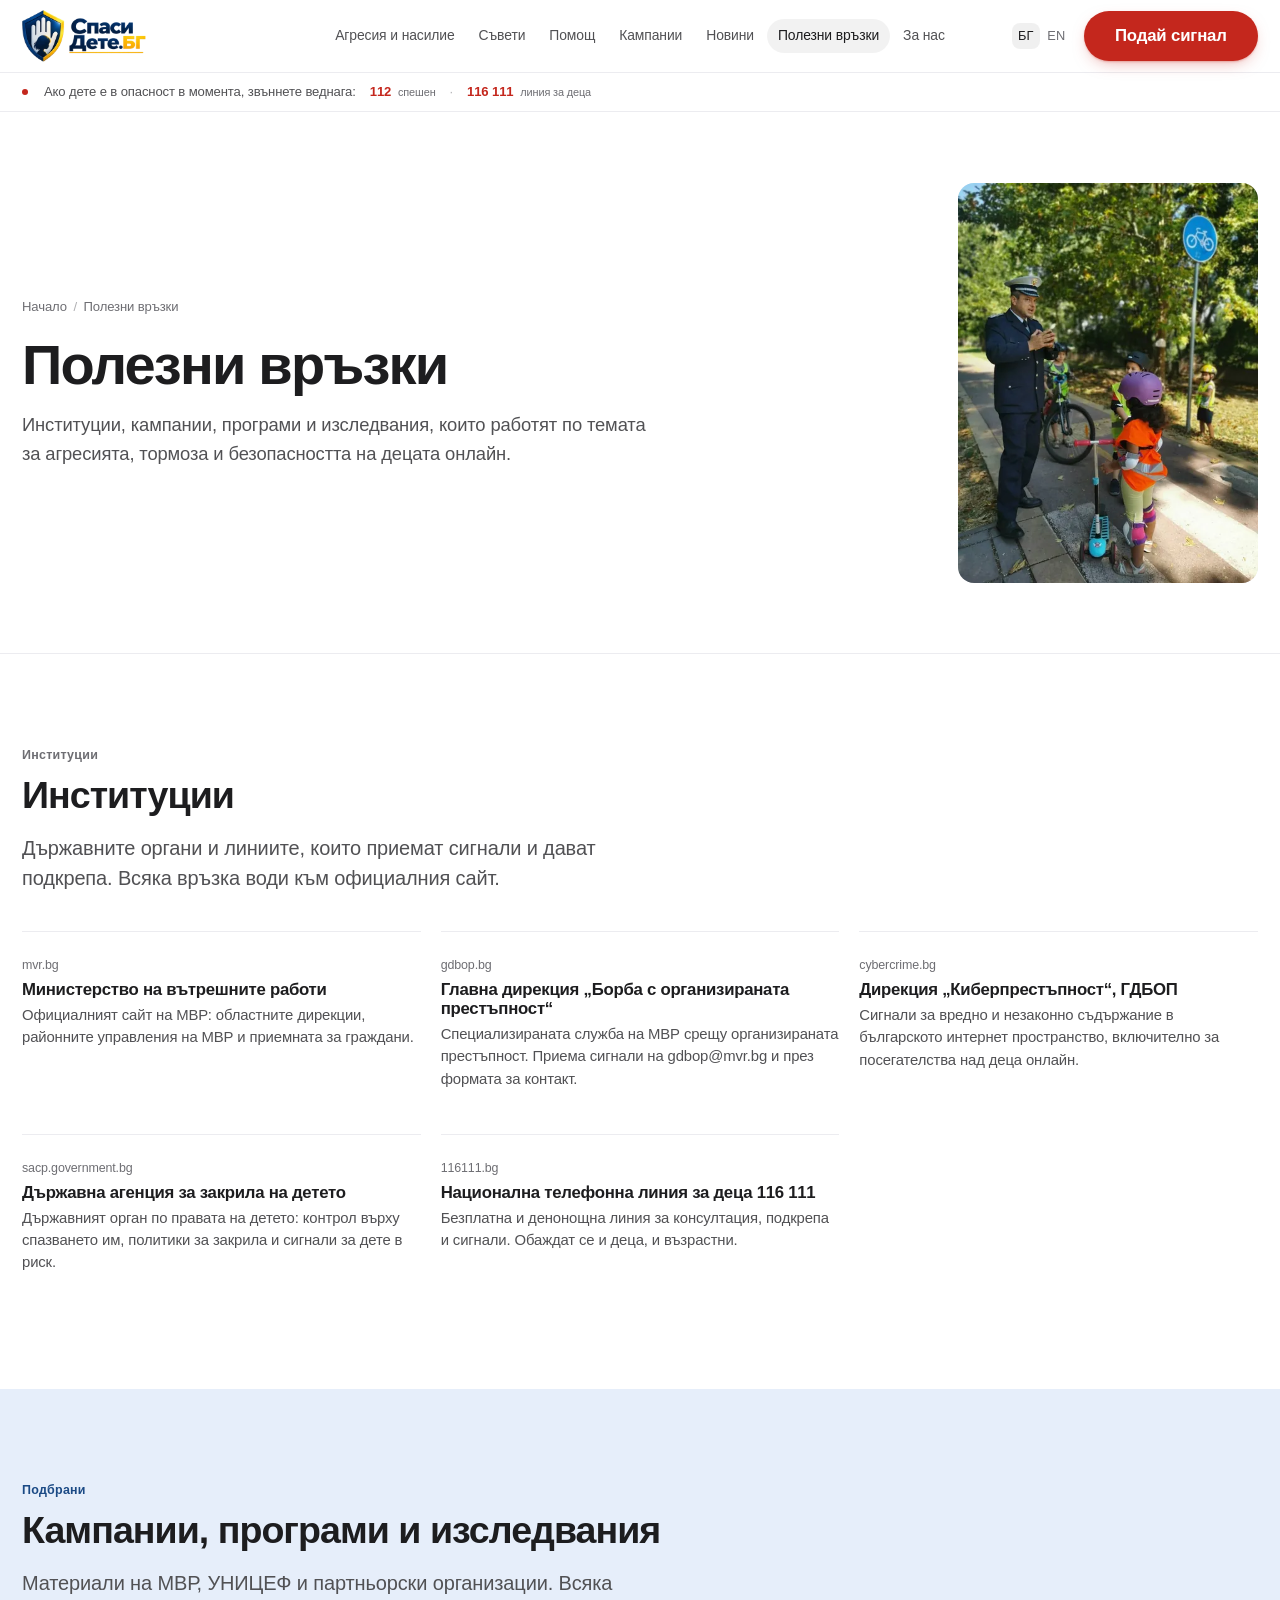
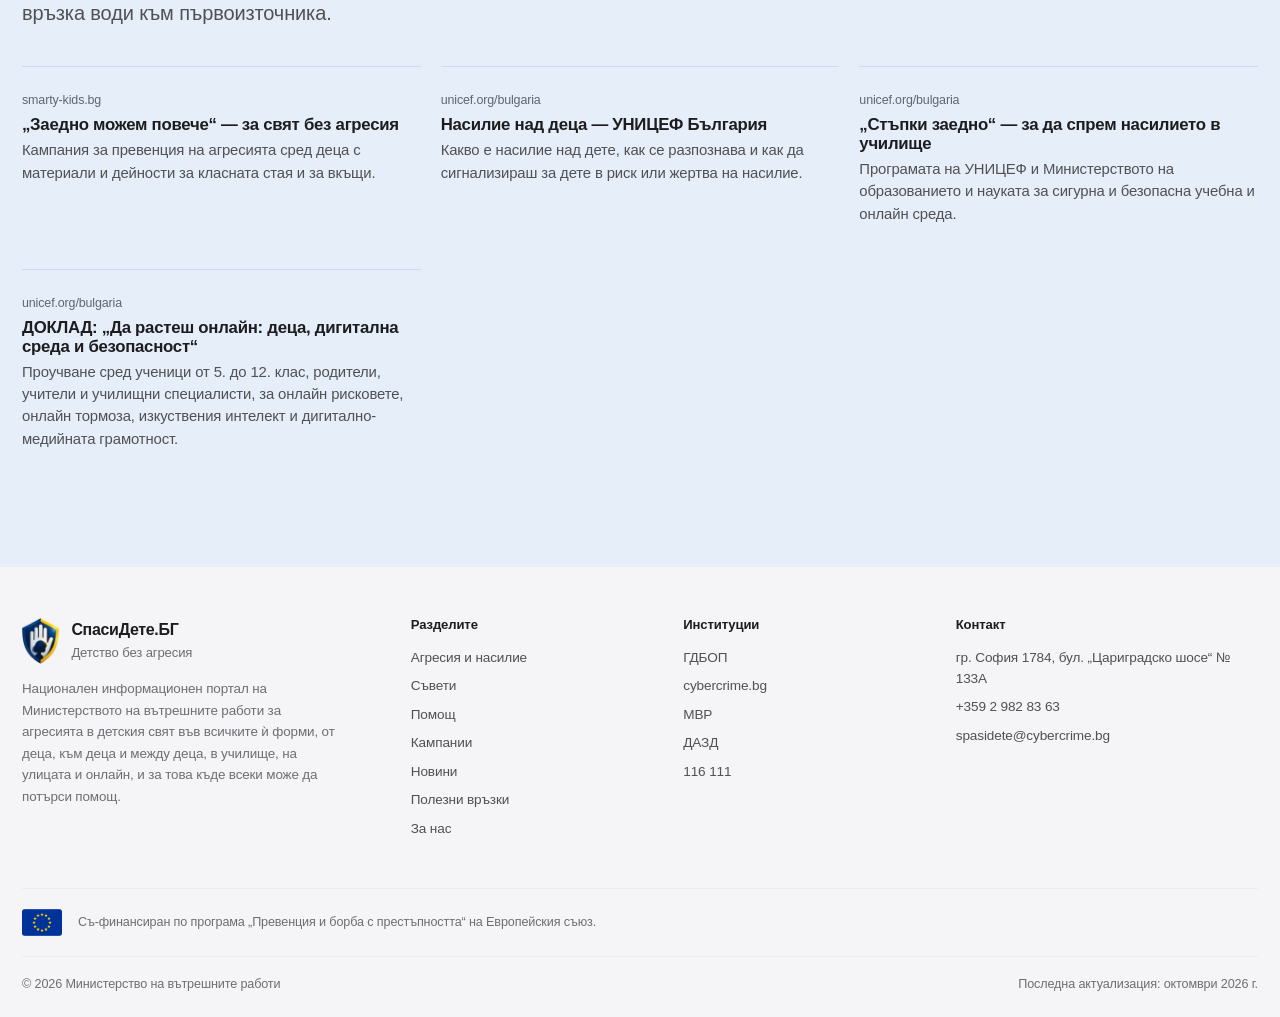
<file: resources.html>
<!DOCTYPE html>
<html lang="bg" data-lang="bg">
<head>
<meta charset="utf-8">
<meta name="viewport" content="width=device-width, initial-scale=1, viewport-fit=cover">
<title data-title-bg="Полезни връзки — СпасиДете.БГ" data-title-en="Useful links — SpasiDete.BG">Полезни връзки — СпасиДете.БГ</title>
<meta name="description" data-desc-bg="Институции и линии за помощ (МВР, ГДБОП, дирекция „Киберпрестъпност“, ДАЗД, 116 111) и кампании срещу агресията и тормоза: УНИЦЕФ България, „Стъпки заедно“, изследването „Да растеш онлайн“ и други." data-desc-en="Institutions and helplines (the Ministry of Interior, GDBOP, the Cybercrime Directorate, SACP, 116 111) plus campaigns against aggression and bullying: UNICEF Bulgaria, “Steps together”, the “Growing up online” study and more." content="Институции и линии за помощ (МВР, ГДБОП, дирекция „Киберпрестъпност“, ДАЗД, 116 111) и кампании срещу агресията и тормоза: УНИЦЕФ България, „Стъпки заедно“, изследването „Да растеш онлайн“ и други.">
<meta name="theme-color" content="#0a1f38">
<meta name="referrer" content="strict-origin-when-cross-origin">
<meta http-equiv="Content-Security-Policy" content="default-src 'self'; base-uri 'self'; form-action 'none'; object-src 'none'; img-src 'self' data: https://i.ytimg.com https://i9.ytimg.com; style-src 'self' 'unsafe-inline'; script-src 'self' 'unsafe-inline'; frame-src https://www.youtube-nocookie.com https://www.youtube.com; connect-src 'self'">
<meta property="og:type" content="website">
<meta property="og:site_name" content="СпасиДете.БГ">
<meta property="og:title" content="Полезни връзки — СпасиДете.БГ">
<meta property="og:description" content="Институции и линии за помощ (МВР, ГДБОП, дирекция „Киберпрестъпност“, ДАЗД, 116 111) и кампании срещу агресията и тормоза: УНИЦЕФ България, „Стъпки заедно“, изследването „Да растеш онлайн“ и други.">
<meta property="og:locale" content="bg_BG">
<meta property="og:locale:alternate" content="en_GB">
<meta property="og:url" content="https://cyb3r-pony.github.io/spasidete.bg/resources.html">
<meta property="og:image" content="https://cyb3r-pony.github.io/spasidete.bg/assets/img/og-image.jpg">
<meta property="og:image:width" content="1200">
<meta property="og:image:height" content="630">
<meta property="og:image:alt" content="СпасиДете.БГ, агресията в детския свят">
<meta name="twitter:card" content="summary_large_image">
<link rel="canonical" href="https://cyb3r-pony.github.io/spasidete.bg/resources.html">
<link rel="icon" href="favicon.ico" sizes="16x16 24x24 32x32 48x48 64x64">
<link rel="icon" href="assets/img/icon-32.png" sizes="32x32" type="image/png">
<link rel="icon" href="assets/img/icon-192.png" sizes="192x192" type="image/png">
<link rel="apple-touch-icon" href="apple-touch-icon.png">
<link rel="mask-icon" href="assets/img/mask-icon.svg" color="#1d4e89">
<link rel="stylesheet" href="assets/css/style.css">

<script>
  /* Задава езика преди рисуване, за да няма премигване.
     Sets the language before paint so there is no flash. */
  (function () {
    try {
      var p = new URLSearchParams(location.search).get('lang');
      var l = (p === 'bg' || p === 'en') ? p : (localStorage.getItem('sd-lang') || 'bg');
      document.documentElement.setAttribute('data-lang', l);
      document.documentElement.setAttribute('lang', l);
    } catch (e) {}
  })();
</script>
</head>
<body>
<a class="skip-link" href="#main"><span lang="bg">Към основното съдържание</span><span lang="en">Skip to main content</span></a>

<header class="nav">
  <div class="wrap nav__inner">
    <a class="brand" href="index.html" aria-label="СпасиДете.БГ, начало / home">
      <picture><source type="image/webp" srcset="assets/img/logo-spasidete.webp"><img src="assets/img/logo-spasidete.png" alt="СпасиДете.БГ, превенция, защита, подкрепа" width="382" height="160" decoding="async" class="brand__mark"></picture>
    </a>

    <nav class="nav__links" id="mainnav" aria-label="Основна навигация / Main navigation">
      <ul>
        <li><a href="bullying.html"><span lang="bg">Агресия и насилие</span><span lang="en">Aggression &amp; violence</span></a></li>
        <li><a href="advice.html"><span lang="bg">Съвети</span><span lang="en">Advice</span></a></li>
        <li><a href="help.html"><span lang="bg">Помощ</span><span lang="en">Help</span></a></li>
        <li><a href="campaigns.html"><span lang="bg">Кампании</span><span lang="en">Campaigns</span></a></li>
        <li><a href="news.html"><span lang="bg">Новини</span><span lang="en">News</span></a></li>
        <li><a href="resources.html" aria-current="page"><span lang="bg">Полезни връзки</span><span lang="en">Useful links</span></a></li>
        <li><a href="about.html"><span lang="bg">За нас</span><span lang="en">About</span></a></li>
        <li class="nav__extra"><a href="contact.html"><span lang="bg">Контакти</span><span lang="en">Contact</span></a></li>
      </ul>
    </nav>

    <div class="nav__actions">
      <div class="langswitch" role="group" aria-label="Език / Language">
        <button type="button" data-lang="bg" aria-pressed="true">БГ</button>
        <button type="button" data-lang="en" aria-pressed="false">EN</button>
      </div>
      <a class="btn btn--danger btn--sm btn--report" href="report.html"><span lang="bg"><span class="lbl-full">Подай сигнал</span><span class="lbl-short">Сигнал</span></span><span lang="en"><span class="lbl-full">Report</span><span class="lbl-short">Report</span></span></a>
      <button class="navtoggle" type="button" aria-expanded="false" aria-controls="mainnav" aria-label="Меню / Menu"><span></span></button>
    </div>
  </div>
</header>

<div class="urgent">
  <div class="wrap urgent__inner">
    <span class="urgent__dot" aria-hidden="true"></span>
    <b lang="bg">Ако дете е в опасност в момента, звъннете веднага:</b><b lang="en">If a child is in danger right now, call immediately:</b>
    <a href="tel:112">112 <small><span lang="bg">спешен</span><span lang="en">emergency</span></small></a>
    <span class="sep" aria-hidden="true">·</span>
    <a href="tel:116111">116 111 <small><span lang="bg">линия за деца</span><span lang="en">child line</span></small></a>
  </div>
</div>

<main id="main">
<section class="pagehead">
  <div class="wrap">
    <div class="pagehead__grid">
      <div>
        <div class="crumbs"><a href="index.html"><span lang="bg">Начало</span><span lang="en">Home</span></a><span aria-hidden="true">/</span><span lang="bg">Полезни връзки</span><span lang="en">Useful links</span></div>
        <h1 lang="bg">Полезни връзки</h1><h1 lang="en">Useful links</h1>
        <p lang="bg">Институции, кампании, програми и изследвания, които работят по темата за агресията, тормоза и безопасността на децата онлайн.</p><p lang="en">Institutions, campaigns, programmes and research working on aggression, bullying and children’s safety online.</p>
      </div>
      <figure class="pagehead__shot"><picture><source type="image/webp" srcset="assets/img/photos/bezopasnost-velosipedi-xs.webp 480w, assets/img/photos/bezopasnost-velosipedi-sm.webp 640w, assets/img/photos/bezopasnost-velosipedi.webp 1050w" sizes="(max-width: 900px) 260px, 300px"><img src="assets/img/photos/bezopasnost-velosipedi.jpg" srcset="assets/img/photos/bezopasnost-velosipedi-xs.jpg 480w, assets/img/photos/bezopasnost-velosipedi-sm.jpg 640w, assets/img/photos/bezopasnost-velosipedi.jpg 1050w" sizes="(max-width: 900px) 260px, 300px" alt="Полицейски служител с деца на велосипеди и тротинетки" width="1050" height="1400" decoding="async" fetchpriority="high"></picture></figure>
    </div>
  </div>
</section>

<section class="section" id="institucii">
  <div class="wrap">
    <div class="section-head">
      <span class="eyebrow"><span lang="bg">Институции</span><span lang="en">Institutions</span></span>
      <h2 lang="bg">Институции</h2><h2 lang="en">Institutions</h2>
      <p lang="bg" class="lede">Държавните органи и линиите, които приемат сигнали и дават подкрепа. Всяка връзка води към официалния сайт.</p><p lang="en" class="lede">The state bodies and helplines that take reports and give support. Every link leads to the official site.</p>
    </div>
    <div class="grid grid--2"><a class="reslink" href="https://www.mvr.bg/" target="_blank" rel="noopener">
  <span class="reslink__host">mvr.bg</span>
  <h3 lang="bg">Министерство на вътрешните работи</h3><h3 lang="en">Ministry of Interior</h3>
  <p lang="bg">Официалният сайт на МВР: областните дирекции, районните управления на МВР и приемната за граждани.</p><p lang="en">The official site of the Ministry: the regional directorates, the district police departments and the citizens’ reception.</p>
</a><a class="reslink" href="https://gdbop.bg/" target="_blank" rel="noopener">
  <span class="reslink__host">gdbop.bg</span>
  <h3 lang="bg">Главна дирекция „Борба с организираната престъпност“</h3><h3 lang="en">Directorate General for Combating Organised Crime</h3>
  <p lang="bg">Специализираната служба на МВР срещу организираната престъпност. Приема сигнали на gdbop@mvr.bg и през формата за контакт.</p><p lang="en">The Ministry’s specialised service against organised crime. It takes reports at gdbop@mvr.bg and through its contact form.</p>
</a><a class="reslink" href="https://www.cybercrime.bg/" target="_blank" rel="noopener">
  <span class="reslink__host">cybercrime.bg</span>
  <h3 lang="bg">Дирекция „Киберпрестъпност“, ГДБОП</h3><h3 lang="en">Cybercrime Directorate, GDBOP</h3>
  <p lang="bg">Сигнали за вредно и незаконно съдържание в българското интернет пространство, включително за посегателства над деца онлайн.</p><p lang="en">Reports of harmful and illegal content in the Bulgarian internet space, including online offences against children.</p>
</a><a class="reslink" href="https://sacp.government.bg/" target="_blank" rel="noopener">
  <span class="reslink__host">sacp.government.bg</span>
  <h3 lang="bg">Държавна агенция за закрила на детето</h3><h3 lang="en">State Agency for Child Protection</h3>
  <p lang="bg">Държавният орган по правата на детето: контрол върху спазването им, политики за закрила и сигнали за дете в риск.</p><p lang="en">The state body for children’s rights: oversight of their observance, protection policies and reports about a child at risk.</p>
</a><a class="reslink" href="https://116111.bg/" target="_blank" rel="noopener">
  <span class="reslink__host">116111.bg</span>
  <h3 lang="bg">Национална телефонна линия за деца 116 111</h3><h3 lang="en">National child helpline 116 111</h3>
  <p lang="bg">Безплатна и денонощна линия за консултация, подкрепа и сигнали. Обаждат се и деца, и възрастни.</p><p lang="en">A free, round-the-clock line for advice, support and reports. Both children and adults call it.</p>
</a></div>
  </div>
</section>

<section class="section section--sky" id="vrazki">
  <div class="wrap">
    <div class="section-head">
      <span class="eyebrow"><span lang="bg">Подбрани</span><span lang="en">Selected</span></span>
      <h2 lang="bg">Кампании, програми и изследвания</h2><h2 lang="en">Campaigns, programmes and research</h2>
      <p lang="bg" class="lede">Материали на МВР, УНИЦЕФ и партньорски организации. Всяка връзка води към първоизточника.</p><p lang="en" class="lede">Materials from the Ministry of Interior, UNICEF and partner organisations. Every link leads to the original source.</p>
    </div>
    <div class="grid grid--2"><a class="reslink" href="https://smarty-kids.bg/zaedno/" target="_blank" rel="noopener">
  <span class="reslink__host">smarty-kids.bg</span>
  <h3 lang="bg">„Заедно можем повече“ — за свят без агресия</h3><h3 lang="en">“Together we can do more” — for a world without aggression</h3>
  <p lang="bg">Кампания за превенция на агресията сред деца с материали и дейности за класната стая и за вкъщи.</p><p lang="en">A campaign for preventing aggression among children, with materials and activities for the classroom and for home.</p>
</a><a class="reslink" href="https://www.unicef.org/bulgaria/%D0%BD%D0%B0%D1%81%D0%B8%D0%BB%D0%B8%D0%B5-%D0%BD%D0%B0%D0%B4-%D0%B4%D0%B5%D1%86%D0%B0" target="_blank" rel="noopener">
  <span class="reslink__host">unicef.org/bulgaria</span>
  <h3 lang="bg">Насилие над деца — УНИЦЕФ България</h3><h3 lang="en">Violence against children — UNICEF Bulgaria</h3>
  <p lang="bg">Какво е насилие над дете, как се разпознава и как да сигнализираш за дете в риск или жертва на насилие.</p><p lang="en">What violence against a child is, how to recognise it, and how to report a child at risk or a victim of violence.</p>
</a><a class="reslink" href="https://www.unicef.org/bulgaria/%D1%81%D1%82%D1%8A%D0%BF%D0%BA%D0%B8-%D0%B7%D0%B0%D0%B5%D0%B4%D0%BD%D0%BE-%D0%B7%D0%B0-%D0%B4%D0%B0-%D1%81%D0%BF%D1%80%D0%B5%D0%BC-%D0%BD%D0%B0%D1%81%D0%B8%D0%BB%D0%B8%D0%B5%D1%82%D0%BE-%D0%B2-%D1%83%D1%87%D0%B8%D0%BB%D0%B8%D1%89%D0%B5" target="_blank" rel="noopener">
  <span class="reslink__host">unicef.org/bulgaria</span>
  <h3 lang="bg">„Стъпки заедно“ — за да спрем насилието в училище</h3><h3 lang="en">“Steps together” — to stop violence at school</h3>
  <p lang="bg">Програмата на УНИЦЕФ и Министерството на образованието и науката за сигурна и безопасна учебна и онлайн среда.</p><p lang="en">The programme of UNICEF and the Ministry of Education and Science for a secure and safe learning and online environment.</p>
</a><a class="reslink" href="https://www.unicef.org/bulgaria/documents/%D0%B4%D0%B0-%D1%80%D0%B0%D1%81%D1%82%D0%B5%D1%88-%D0%BE%D0%BD%D0%BB%D0%B0%D0%B9%D0%BD-%D0%B4%D0%B5%D1%86%D0%B0-%D0%B4%D0%B8%D0%B3%D0%B8%D1%82%D0%B0%D0%BB%D0%BD%D0%B0-%D1%81%D1%80%D0%B5%D0%B4%D0%B0-%D0%B8-%D0%B1%D0%B5%D0%B7%D0%BE%D0%BF%D0%B0%D1%81%D0%BD%D0%BE%D1%81%D1%82" target="_blank" rel="noopener">
  <span class="reslink__host">unicef.org/bulgaria</span>
  <h3 lang="bg">ДОКЛАД: „Да растеш онлайн: деца, дигитална среда и безопасност“</h3><h3 lang="en">REPORT: “Growing up online: children, the digital environment and safety”</h3>
  <p lang="bg">Проучване сред ученици от 5. до 12. клас, родители, учители и училищни специалисти, за онлайн рисковете, онлайн тормоза, изкуствения интелект и дигитално-медийната грамотност.</p><p lang="en">A study among pupils in grades 5–12, parents, teachers and school specialists — on online risks, online bullying, artificial intelligence and digital media literacy.</p>
</a></div>
  </div>
</section>
</main>

<footer class="footer">
  <div class="wrap">
    <div class="footer__grid">
      <div>
        <div class="footer__brand">
          <picture><source type="image/webp" srcset="assets/img/logo-mark.webp"><img src="assets/img/logo-mark.png" alt="" width="156" height="192" decoding="async" loading="lazy" class="footer__mark"></picture>
          <span>
            <strong>СпасиДете.БГ</strong>
            <span lang="bg">Детство без агресия</span><span lang="en">A childhood without aggression</span>
          </span>
        </div>
        <p lang="bg">Национален информационен портал на Министерството на вътрешните работи за агресията в детския свят във всичките ѝ форми, от деца, към деца и между деца, в училище, на улицата и онлайн, и за това къде всеки може да потърси помощ.</p><p lang="en">A national information portal of the Ministry of Interior on aggression in the world of children in all its forms — by children, against children and between children, at school, in the street and online — and on where anyone can seek help.</p>
      </div>
      <div>
        <h2 lang="bg">Разделите</h2><h2 lang="en">Sections</h2>
        <ul><li><a href="bullying.html"><span lang="bg">Агресия и насилие</span><span lang="en">Aggression &amp; violence</span></a></li><li><a href="advice.html"><span lang="bg">Съвети</span><span lang="en">Advice</span></a></li><li><a href="help.html"><span lang="bg">Помощ</span><span lang="en">Help</span></a></li><li><a href="campaigns.html"><span lang="bg">Кампании</span><span lang="en">Campaigns</span></a></li><li><a href="news.html"><span lang="bg">Новини</span><span lang="en">News</span></a></li><li><a href="resources.html"><span lang="bg">Полезни връзки</span><span lang="en">Useful links</span></a></li><li><a href="about.html"><span lang="bg">За нас</span><span lang="en">About</span></a></li></ul>
      </div>
      <div>
        <h2 lang="bg">Институции</h2><h2 lang="en">Institutions</h2>
        <ul>
          <li><a href="https://gdbop.bg/" target="_blank" rel="noopener">ГДБОП</a></li>
          <li><a href="https://www.cybercrime.bg/" target="_blank" rel="noopener">cybercrime.bg</a></li>
          <li><a href="https://www.mvr.bg/" target="_blank" rel="noopener">МВР</a></li>
          <li><a href="https://sacp.government.bg/" target="_blank" rel="noopener">ДАЗД</a></li>
          <li><a href="https://116111.bg/" target="_blank" rel="noopener">116 111</a></li>
        </ul>
      </div>
      <div>
        <h2 lang="bg">Контакт</h2><h2 lang="en">Contact</h2>
        <ul>
          <li><span lang="bg">гр. София 1784, бул. „Цариградско шосе“ № 133А</span><span lang="en">133A Tsarigradsko shose Blvd., Sofia 1784, Bulgaria</span></li>
          <li><a href="tel:+35929828363">+359 2 982 83 63</a></li>
          <li><a href="mailto:spasidete@cybercrime.bg">spasidete@cybercrime.bg</a></li>
        </ul>
      </div>
    </div>

    <div class="footer__eu">
      <svg class="eu-flag" viewBox="0 0 90 60" role="img" aria-label="Европейски съюз / European Union"><rect width="90" height="60" fill="#039"/><g fill="#FC0"><polygon points="45.00,7.80 46.00,10.62 48.99,10.70 46.62,12.53 47.47,15.40 45.00,13.70 42.53,15.40 43.38,12.53 41.01,10.70 44.00,10.62"/><polygon points="54.00,10.21 55.00,13.04 57.99,13.11 55.62,14.94 56.47,17.81 54.00,16.11 51.53,17.81 52.38,14.94 50.01,13.11 53.00,13.04"/><polygon points="60.59,16.80 61.59,19.62 64.58,19.70 62.21,21.53 63.06,24.40 60.59,22.70 58.12,24.40 58.97,21.53 56.59,19.70 59.59,19.62"/><polygon points="63.00,25.80 64.00,28.62 66.99,28.70 64.62,30.53 65.47,33.40 63.00,31.70 60.53,33.40 61.38,30.53 59.01,28.70 62.00,28.62"/><polygon points="60.59,34.80 61.59,37.62 64.58,37.70 62.21,39.53 63.06,42.40 60.59,40.70 58.12,42.40 58.97,39.53 56.59,37.70 59.59,37.62"/><polygon points="54.00,41.39 55.00,44.21 57.99,44.29 55.62,46.11 56.47,48.99 54.00,47.29 51.53,48.99 52.38,46.11 50.01,44.29 53.00,44.21"/><polygon points="45.00,43.80 46.00,46.62 48.99,46.70 46.62,48.53 47.47,51.40 45.00,49.70 42.53,51.40 43.38,48.53 41.01,46.70 44.00,46.62"/><polygon points="36.00,41.39 37.00,44.21 39.99,44.29 37.62,46.11 38.47,48.99 36.00,47.29 33.53,48.99 34.38,46.11 32.01,44.29 35.00,44.21"/><polygon points="29.41,34.80 30.41,37.62 33.41,37.70 31.03,39.53 31.88,42.40 29.41,40.70 26.94,42.40 27.79,39.53 25.42,37.70 28.41,37.62"/><polygon points="27.00,25.80 28.00,28.62 30.99,28.70 28.62,30.53 29.47,33.40 27.00,31.70 24.53,33.40 25.38,30.53 23.01,28.70 26.00,28.62"/><polygon points="29.41,16.80 30.41,19.62 33.41,19.70 31.03,21.53 31.88,24.40 29.41,22.70 26.94,24.40 27.79,21.53 25.42,19.70 28.41,19.62"/><polygon points="36.00,10.21 37.00,13.04 39.99,13.11 37.62,14.94 38.47,17.81 36.00,16.11 33.53,17.81 34.38,14.94 32.01,13.11 35.00,13.04"/></g></svg>
      <span>
        <span lang="bg">Съ-финансиран по програма „Превенция и борба с престъпността“ на Европейския съюз.</span><span lang="en">Co-funded by the Prevention of and Fight against Crime Programme of the European Union.</span>
      </span>
    </div>

    <div class="footer__legal">
      <span>&copy; <span data-year>2026</span> <span lang="bg">Министерство на вътрешните работи</span><span lang="en">Ministry of Interior of the Republic of Bulgaria</span></span>
      <span><span lang="bg">Последна актуализация: октомври 2026 г.</span><span lang="en">Last updated: October 2026</span></span>
    </div>
  </div>
</footer>

<button class="totop" type="button" aria-label="Нагоре / Back to top"><svg viewBox="0 0 24 24" width="20" height="20" fill="none" stroke="currentColor" stroke-width="2" stroke-linecap="round" stroke-linejoin="round"><line x1="12" y1="19" x2="12" y2="5"/><polyline points="5 12 12 5 19 12"/></svg></button>
<script src="assets/js/main.js" defer></script>
</body>
</html>
</file>
<file: assets/css/style.css>
/* ============================================================
   СпасиДете.БГ — Дирекция „Киберпрестъпност“, ГДБОП / МВР
   Основен стилов файл  ·  Main stylesheet
   ============================================================ */

/* ---------- 1. Design tokens ---------- */
:root {
  /* Мастило и повърхности / ink and surfaces */
  --ink:        #1d1d1f;
  --ink-2:      #515154;
  /* Беше #86868b — само 3,6:1 върху бяло, под прага на WCAG AA за обикновен
     текст. Сега е 5,1:1 върху бяло и 4,7:1 върху сивото.
     Was #86868b — only 3.6:1 on white, below the WCAG AA threshold for
     normal text. Now 5.1:1 on white and 4.7:1 on grey. */
  --ink-3:      #6e6e73;
  --line:       #d2d2d7;
  --line-soft:  #ececf0;
  --bg:         #ffffff;
  --bg-alt:     #f5f5f7;

  /* Акценти за действие / action accents */
  --blue:       #0066cc;
  --blue-dark:  #004f9e;
  --red:        #c4271d;
  --red-dark:   #a01f17;
  --red-soft:   #fdf1f0;

  /* Цветове на секциите. Четири приглушени тона, всеки със своя тема:
     светло синьо = обяснение и ориентиране, по-наситено синьо = какво помага,
     червено = опасност и спешност, жълто = внимание и данни. Тоновете са бледи
     нарочно — текстът върху тях остава със същия контраст, както върху бяло.
     The section colours. Four muted tones, each with its own theme:
     light blue = explanation, deeper blue = what helps, red = danger,
     yellow = attention. The tones are deliberately pale: text on them keeps the
     contrast it has on white. */
  --sky:        #e6eefa;
  --sky-line:   #cbdcf2;
  --sky-ink:    #1b4a85;
  --azure:      #d5e3f6;
  --azure-line: #b9d0ec;
  --azure-ink:  #16406f;
  --rose:       #fbefec;
  --rose-line:  #f0d3cd;
  --rose-ink:   #9b2019;
  --sand:       #fbf3e3;
  --sand-line:  #ecdcb7;
  --sand-ink:   #7a5c0f;

  /* Тъмна повърхност (емблемата) / dark surface */
  --navy:       #16283d;

  /* Форма / shape */
  --r-xs: 8px;
  --r-sm: 12px;
  --r:    16px;
  --r-lg: 22px;
  --pill: 980px;

  /* Слой / layout */
  --wrap: 1280px;
  --gutter: 22px;
  --headerh: 72px;

  /* Системният шрифт на устройството — нищо не се сваля отвън.
     The device's own system font — nothing is downloaded from outside. */
  --font: -apple-system, BlinkMacSystemFont, "SF Pro Display", "SF Pro Text",
          "Segoe UI", Roboto, "Noto Sans", "Liberation Sans", Helvetica, Arial, sans-serif;
}

/* ---------- 2. Reset & base ---------- */
*, *::before, *::after { box-sizing: border-box; }

html {
  -webkit-text-size-adjust: 100%;
  scroll-behavior: smooth;
  scroll-padding-top: calc(var(--headerh) + 20px);
}

body {
  margin: 0;
  font-family: var(--font);
  font-size: 17px;
  line-height: 1.55;
  letter-spacing: -.008em;
  color: var(--ink);
  background: var(--bg);
  -webkit-font-smoothing: antialiased;
  -moz-osx-font-smoothing: grayscale;
}

img, svg { max-width: 100%; }
img { height: auto; display: block; }

a { color: var(--blue); text-decoration: none; }
a:hover { text-decoration: underline; }

h1, h2, h3, h4 {
  margin: 0 0 .45em;
  color: var(--ink);
  font-weight: 600;
  letter-spacing: -.022em;
  line-height: 1.12;
}
h1 { font-size: clamp(2.1rem, 1.35rem + 3.1vw, 3.5rem); letter-spacing: -.032em; line-height: 1.06; }
h2 { font-size: clamp(1.55rem, 1.2rem + 1.6vw, 2.35rem); letter-spacing: -.026em; }
h3 { font-size: clamp(1.08rem, 1rem + .4vw, 1.28rem); letter-spacing: -.016em; }
h4 { font-size: 1rem; letter-spacing: -.012em; }

p { margin: 0 0 1.05em; }
p:last-child { margin-bottom: 0; }

ul, ol { margin: 0 0 1.05em; padding-left: 1.25em; }
li { margin-bottom: .4em; }
li:last-child { margin-bottom: 0; }

strong { font-weight: 600; }

hr { border: 0; border-top: 1px solid var(--line-soft); margin: 2.5rem 0; }

:focus-visible {
  outline: 2px solid var(--blue);
  outline-offset: 3px;
  border-radius: 6px;
}

.skip-link {
  position: absolute; left: -9999px; top: 0; z-index: 999;
  background: var(--ink); color: #fff; padding: 12px 18px;
  border-radius: 0 0 var(--r-xs) 0; font-size: .9rem;
}
.skip-link:focus { left: 0; }

/* ---------- 3. Bilingual switching ---------- */
html[data-lang="bg"] [lang="en"] { display: none !important; }
html[data-lang="en"] [lang="bg"] { display: none !important; }

/* ---------- 4. Layout helpers ---------- */
.wrap {
  width: 100%;
  max-width: var(--wrap);
  margin-inline: auto;
  padding-inline: var(--gutter);
}

.section { padding-block: clamp(3.4rem, 2.2rem + 4.4vw, 6rem); }
.section--alt { background: var(--bg-alt); }

/* Цветните секции. Всяка пренастройва линиите и приглушеното мастило, за да
   останат четливи върху тона — така всички вътрешни елементи се нагаждат сами.
   The coloured sections. Each one retunes the hairlines and the muted ink so
   they stay legible on the tone — every inner element adapts by itself. */
.section--sky  { background: var(--sky);  --line: var(--sky-line);  --line-soft: var(--sky-line);  --ink-3: #5f6672; --accent: var(--sky-ink); }
.section--rose { background: var(--rose); --line: var(--rose-line); --line-soft: var(--rose-line); --ink-3: #6f5f5d; --accent: var(--rose-ink); }
/* По-наситеният тон иска по-тъмни връзки и по-тъмно приглушено мастило,
   за да не падне контрастът под 4,5:1.
   The deeper tone needs darker links and darker muted ink so the contrast does
   not fall below 4.5:1. */
.section--azure {
  background: var(--azure);
  --line: var(--azure-line); --line-soft: var(--azure-line);
  --ink-3: #4e6179; --accent: var(--azure-ink);
  --blue: #004f9e; --red: #a01f17;
}
.section--sand { background: var(--sand); --line: var(--sand-line); --line-soft: var(--sand-line); --ink-3: #6b6355; --accent: var(--sand-ink); }

/* Когато две тонирани секции се срещнат, тънка линия показва, че смяната е
   нарочна, а не грешка в рисуването.
   When two tinted sections meet, a hairline shows the change is deliberate
   rather than a rendering glitch. */
:is(.section--sky, .section--rose, .section--azure, .section--sand)
  + :is(.section--sky, .section--rose, .section--azure, .section--sand) {
  border-top: 1px solid rgba(0,0,0,.06);
}

/* Надредът над заглавието взема цвета на секцията / the eyebrow takes the section's colour */
:is(.section--sky, .section--rose, .section--azure, .section--sand) .eyebrow { color: var(--accent); }

/* Белите елементи вътре остават бели, без рамка — както върху сивото.
   The white elements inside stay white and borderless, as they do on grey. */
/* Дребните етикети и значки са сиви върху бяло; върху тон стават бели, за да
   се четат като отделен елемент, а не като петно.
   The small tags and badges are grey on white; on a tint they turn white so they
   read as a separate element rather than a smudge. */
:is(.section--sky, .section--rose, .section--azure, .section--sand) :is(.tag, .helpline__badge:not(.helpline--urgent .helpline__badge)) {
  background: var(--bg);
}

/* Бял фон получават само истинските кутии. Редовете в списък (новина, линия
   за помощ, въпрос, число) са с тънка черта и отстояния, а не със собствен фон —
   бял правоъгълник около тях изглежда като счупен блок.
   Only real boxes get a white background. List rows (a news item, a helpline, a
   question, a figure) are built from a hairline and spacing, not their own
   background — a white rectangle around them looks like a broken block. */
:is(.section--sky, .section--rose, .section--azure, .section--sand) :is(.card, .typecard, .sidepanel) {
  background: var(--bg); border-color: transparent;
}
/* Само обикновената кутия става бяла — цветните варианти (навy, червена,
   кремава) си пазят фона, иначе текстът им остава бял върху бяло.
   Only the plain box turns white — the coloured variants keep their own
   background, otherwise their white text would sit on white. */
:is(.section--sky, .section--rose, .section--azure, .section--sand) .callout:not([class*="callout--"]) { background: var(--bg); }
:is(.section--sky, .section--rose, .section--azure, .section--sand) .callout--amber { background: var(--bg); }
:is(.section--sky, .section--rose, .section--azure, .section--sand) .callout--red { background: var(--red-soft); }
:is(.section--sky, .section--rose, .section--azure, .section--sand) .callout--navy { background: var(--navy); }
:is(.section--sky, .section--rose, .section--azure, .section--sand) .tabs__list { background: var(--bg); }
:is(.section--sky, .section--rose, .section--azure, .section--sand) .tabs__btn[aria-selected="true"] { background: var(--sky); box-shadow: none; }
.section--rose .tabs__btn[aria-selected="true"] { background: var(--rose); }
.section--azure .tabs__btn[aria-selected="true"] { background: var(--azure); }
.section--sand .tabs__btn[aria-selected="true"] { background: var(--sand); }

/* Трите посоки на агресията / the three directions of aggression */
.facet { background: var(--bg); border-radius: var(--r); padding: 26px 24px 28px; }
.facet__tag {
  display: inline-block; font-size: .74rem; font-weight: 600; letter-spacing: .04em;
  text-transform: uppercase; padding: 5px 11px; border-radius: var(--pill); margin-bottom: 14px;
}
.facet--to      .facet__tag { background: var(--rose); color: var(--rose-ink); }
.facet--from    .facet__tag { background: var(--sand); color: var(--sand-ink); }
.facet--between .facet__tag { background: var(--azure); color: var(--azure-ink); }
.facet h3 { font-size: 1.12rem; margin: 0 0 .5rem; letter-spacing: -.01em; }
.facet p { margin: 0; color: var(--ink-2); font-size: .97rem; line-height: 1.6; }
.section--tight { padding-block: clamp(2.2rem, 1.6rem + 2.4vw, 3.4rem); }

.grid { display: grid; gap: 20px; }
.grid--2 { grid-template-columns: repeat(auto-fit, minmax(300px, 1fr)); }
.grid--3 { grid-template-columns: repeat(auto-fit, minmax(265px, 1fr)); }
/* Петте вида насилие изглеждат по-добре на три колони, отколкото на 4 + 1.
   The five types of violence sit better on three columns than on 4 + 1. */
@media (min-width: 1000px) { #types .grid--3 { grid-template-columns: repeat(3, 1fr); } }
.grid--4 { grid-template-columns: repeat(auto-fit, minmax(230px, 1fr)); }

.lede {
  font-size: clamp(1.06rem, 1rem + .35vw, 1.25rem);
  line-height: 1.5;
  color: var(--ink-2);
  max-width: 62ch;
}
.eyebrow {
  display: block;
  font-size: .78rem;
  font-weight: 600;
  letter-spacing: .02em;
  color: var(--ink-3);
  margin-bottom: .55rem;
}
/* Колона за дълъг текст. Остава подравнена вляво като всичко останало —
   центрирана, тя се разминаваше със заглавието над себе си.
   A column for long text. It stays left-aligned like everything else — centred,
   it fell out of line with the heading above it. */
.measure { max-width: 920px; }

.section-head { max-width: 68ch; margin-bottom: 2.4rem; }
.center-wrap { margin-inline: auto; }

/* ---------- 5. Buttons ---------- */
.btn {
  display: inline-flex;
  align-items: center;
  justify-content: center;
  gap: .5em;
  padding: .62em 1.15em;
  border-radius: var(--pill);
  border: 1px solid transparent;
  font-family: inherit;
  font-size: .95rem;
  font-weight: 500;
  letter-spacing: -.01em;
  line-height: 1.25;
  cursor: pointer;
  text-decoration: none !important;
  transition: background-color .18s ease, border-color .18s ease,
              color .18s ease, opacity .18s ease;
}

.btn--primary { background: var(--blue); color: #fff; }
.btn--primary:hover { background: var(--blue-dark); }

.btn--danger { background: var(--red); color: #fff; }
.btn--danger:hover { background: var(--red-dark); }


.btn--ghost { background: transparent; color: var(--blue); border-color: var(--line); }
.btn--ghost:hover { border-color: var(--ink-3); background: transparent; }

.btn--light { background: #fff; color: var(--ink); }
.btn--light:hover { background: #f0f0f3; }

.btn--outline-light { background: transparent; color: #fff; border-color: rgba(255,255,255,.4); }
.btn--outline-light:hover { background: rgba(255,255,255,.1); border-color: rgba(255,255,255,.7); }

.btn--lg { padding: .78em 1.5em; font-size: 1.02rem; }
.btn--sm { padding: .42em .95em; font-size: .86rem; }

.btn-row { display: flex; flex-wrap: wrap; gap: 12px; align-items: center; }

/* Текстова връзка със стрелка / text link with chevron */
.tlink {
  display: inline-flex; align-items: center; gap: .3em;
  font-size: .97rem; font-weight: 500; color: var(--blue);
}
.tlink::after { content: "\203A"; font-size: 1.25em; line-height: 1; transform: translateY(-.04em); }
.tlink:hover { text-decoration: none; }
.tlink:hover::after { transform: translate(2px, -.04em); }

/* ---------- 6. Единна лента / the single header bar ---------- */
.nav {
  position: sticky; top: 0; z-index: 90;
  background: rgba(255,255,255,.82);
  -webkit-backdrop-filter: saturate(180%) blur(20px);
  backdrop-filter: saturate(180%) blur(20px);
  border-bottom: 1px solid var(--line-soft);
}
@supports not ((backdrop-filter: blur(1px)) or (-webkit-backdrop-filter: blur(1px))) {
  .nav { background: #fff; }
}

/* Три колони с еднакви странични коловози: разделите стоят точно в средата
   на лентата, независимо колко е широка марката или бутонът отдясно.
   Three columns with equal side tracks: the sections sit exactly in the middle
   of the bar, however wide the brand or the button on the right happens to be. */
.nav__inner {
  display: grid; grid-template-columns: minmax(0,1fr) auto minmax(0,1fr);
  align-items: center; gap: 18px;
  min-height: var(--headerh);
}

.brand {
  display: flex; align-items: center; gap: 10px;
  /* Основа 0 плюс равно разтягане: двете страни получават еднаква ширина,
     така разделите остават точно в средата на лентата.
     Basis 0 plus equal growth: both sides get the same width, which keeps the
     sections exactly in the middle of the bar. */
  justify-self: start; min-width: 0; text-decoration: none !important;
}
/* Логото носи и надписа „СпасиДете.БГ“, затова в лентата няма отделен текст.
   The logo carries the "СпасиДете.БГ" wordmark, so the bar has no separate text. */
.brand__mark { width: auto; height: 46px; flex: none; display: block; }

.nav__links { justify-self: center; min-width: 0; display: flex; justify-content: center; }
.nav__links ul {
  list-style: none; margin: 0; padding: 0;
  display: flex; align-items: center; justify-content: center;
  gap: 2px; flex-wrap: nowrap;
}
.nav__links li { margin: 0; }
.nav__links a {
  display: block; padding: 6px 11px;
  font-size: .87rem; font-weight: 400; letter-spacing: -.008em;
  color: var(--ink-2); white-space: nowrap;
  border-radius: var(--pill);
  text-decoration: none !important;
  transition: color .15s ease, background-color .15s ease;
}
.nav__links a:hover { color: var(--ink); background: rgba(0,0,0,.04); }
.nav__links a[aria-current="page"] { color: var(--ink); font-weight: 500; background: rgba(0,0,0,.05); }

.nav__actions {
  display: flex; align-items: center; justify-content: flex-end;
  gap: 12px; justify-self: end; min-width: 0;
}

.langswitch { display: inline-flex; align-items: center; gap: 1px; }
.langswitch button {
  appearance: none; background: transparent; border: 0; cursor: pointer;
  font: inherit; font-size: .8rem; font-weight: 500; color: var(--ink-3);
  padding: .25em .5em; border-radius: var(--r-xs); letter-spacing: .01em;
  transition: color .15s ease, background-color .15s ease;
}
.langswitch button:hover { color: var(--ink); }
.langswitch button[aria-pressed="true"] { color: var(--ink); background: rgba(0,0,0,.06); }

.btn--report .lbl-short { display: none; }

/* „Подай сигнал“ е най-важното действие в лентата и изглежда така.
   "File a report" is the most important action in the bar and looks like it. */
.nav__actions .btn--report {
  padding: .82em 1.8em;
  font-size: 1.05rem;
  font-weight: 600;
  letter-spacing: -.01em;
  border-radius: var(--pill);
  box-shadow: 0 1px 2px rgba(196,39,29,.28), 0 6px 18px -8px rgba(196,39,29,.55);
}
.nav__actions .btn--report:hover {
  box-shadow: 0 1px 2px rgba(196,39,29,.3), 0 10px 24px -8px rgba(196,39,29,.6);
}

.navtoggle {
  display: none; appearance: none; background: transparent; border: 0;
  width: 34px; height: 34px; cursor: pointer;
  align-items: center; justify-content: center; border-radius: var(--r-xs);
}
.navtoggle span { display: block; width: 18px; height: 1.5px; background: var(--ink); position: relative; border-radius: 2px; }
.navtoggle span::before, .navtoggle span::after {
  content: ""; position: absolute; left: 0; width: 18px; height: 1.5px; background: var(--ink); border-radius: 2px;
  transition: transform .2s ease, top .2s ease;
}
.navtoggle span::before { top: -6px; }
.navtoggle span::after { top: 6px; }
.navtoggle[aria-expanded="true"] span { background: transparent; }
.navtoggle[aria-expanded="true"] span::before { top: 0; transform: rotate(45deg); }
.navtoggle[aria-expanded="true"] span::after { top: 0; transform: rotate(-45deg); }

/* ---------- 7. Спешна лента / urgent strip ---------- */
.urgent { background: var(--bg); border-bottom: 1px solid var(--line-soft); }
.urgent__inner {
  display: flex; align-items: center; flex-wrap: wrap; gap: 6px 14px;
  padding-block: 9px; font-size: .82rem; color: var(--ink-3);
}
.urgent__dot {
  width: 6px; height: 6px; border-radius: 50%; background: var(--red);
  flex: none; margin-right: 2px;
}
.urgent b { color: var(--ink-2); font-weight: 500; }
.urgent a {
  color: var(--red); font-weight: 600; letter-spacing: -.01em;
  white-space: nowrap;
}
.urgent a small { font-weight: 400; color: var(--ink-3); margin-left: .3em; }
.urgent .sep { color: var(--ink-3); opacity: .5; }

/* ---------- 8. Hero ---------- */
.hero { background: var(--bg); border-bottom: 1px solid var(--line-soft); }
.hero__inner {
  padding-block: clamp(3.2rem, 2rem + 5.5vw, 6.5rem);
  display: grid; grid-template-columns: 1.25fr .75fr; gap: 56px; align-items: center;
}
.hero h1 { margin-bottom: .4em; max-width: 17ch; }
.hero p { color: var(--ink-2); font-size: clamp(1.05rem, .98rem + .45vw, 1.3rem); line-height: 1.48; max-width: 48ch; }
.hero .eyebrow { color: var(--ink-3); }
.hero__actions { margin-top: 2.2rem; }

/* Панелът е за спешната помощ, затова носи червения тон на сайта.
   The panel is for emergency help, so it carries the site's red tone. */
.hero__panel {
  background: var(--rose);
  border-radius: var(--r-lg);
  padding: 8px 22px 12px;
  --line-soft: var(--rose-line);
}
.hero__panel h2 {
  font-size: .78rem; font-weight: 600; letter-spacing: .02em;
  color: var(--rose-ink); margin: 16px 0 4px;
}
.hero__panel ul { list-style: none; padding: 0; margin: 0; }
.hero__panel li + li { border-top: 1px solid var(--line-soft); }
.hero__panel a {
  display: flex; align-items: center; justify-content: space-between; gap: 14px;
  padding: 13px 0; color: var(--ink); text-decoration: none !important;
}
.hero__panel a:hover .num { color: var(--blue-dark); }
.hero__panel .num { font-size: 1.04rem; font-weight: 600; color: var(--blue); white-space: nowrap; letter-spacing: -.02em; }
.hero__panel .lbl { font-size: .87rem; color: var(--ink-2); }
.hero__panel .hp-lbl { display: inline-flex; align-items: center; gap: 9px; min-width: 0; }
.hp-emblem { width: auto; height: 22px; flex: none; }
.hp-emblem--round { height: 21px; }
/* Гербът на МВР е висок и тесен, затова му трябва повече височина,
   за да изглежда наравно с останалите емблеми.
   The Ministry's emblem is tall and narrow, so it needs more height to
   look the same size as the others. */
.hp-emblem--tall { height: 30px; }
.emblem--tall { height: 78px; }
.emblem-pair .emblem--tall { height: 60px; }

/* ---------- 9. Page header ---------- */
.pagehead { background: var(--bg); border-bottom: 1px solid var(--line-soft); }
.pagehead .wrap { padding-block: clamp(2.6rem, 1.8rem + 3.4vw, 4.4rem); }
.pagehead h1 { margin-bottom: .3em; }
.pagehead p { color: var(--ink-2); max-width: 62ch; margin: 0; font-size: clamp(1rem, .96rem + .3vw, 1.15rem); }
.crumbs { font-size: .82rem; color: var(--ink-3); margin-bottom: 1.1rem; }
.crumbs a { color: var(--ink-3); }
.crumbs a:hover { color: var(--ink); text-decoration: none; }
/* Разделителят е единственият директен <span> извън връзка; по-рано правилото
   хващаше и езиковите спанове в самите връзки и текстът „Начало“ излизаше с
   цвета на тънката линия — почти невидим.
   The separator is the only direct <span> outside a link; the earlier rule also
   caught the language spans inside the links, so "Начало" was rendered in the
   hairline colour — all but invisible. */
.crumbs > span:not([lang]) { margin-inline: .5em; color: var(--ink-3); opacity: .55; }

/* ---------- 10. Cards ---------- */
.card {
  background: var(--bg);
  border: 1px solid var(--line-soft);
  border-radius: var(--r);
  padding: 26px 26px 28px;
  transition: border-color .18s ease;
}
.section--alt .card { border-color: transparent; }
.card--link:hover { border-color: var(--line); }
.card h3 { margin-bottom: .35em; }
.card p { color: var(--ink-2); font-size: .95rem; line-height: 1.5; }
.card__more { display: inline-flex; align-items: center; gap: .3em; font-weight: 500; font-size: .92rem; margin-top: 1em; color: var(--blue); }
.card__more::after { content: "\203A"; font-size: 1.2em; line-height: 1; }

.card--action { display: flex; flex-direction: column; }
.card--action .btn { margin-top: auto; align-self: flex-start; }
.card--action .tlink { margin-top: auto; }

/* Официални емблеми / official emblems */
/* <picture> е само обвивка. Във flex контейнер тя се свива и емблемата
   излиза сплескана, затова обвивката също не бива да се свива.
   <picture> is only a wrapper. Inside a flex container it shrinks and the
   emblem comes out squashed, so the wrapper must not shrink either. */
.card--emblem > picture,
.emblem-pair > picture,
.hp-lbl > picture,
.brand > picture,
.footer__brand > picture { flex: none; display: block; }

.emblem { width: auto; height: 62px; flex: none; }
.emblem--round { height: 58px; }
.card--emblem { display: flex; align-items: flex-start; gap: 20px; }
.card--emblem > div { min-width: 0; }
.emblem-pair { display: flex; align-items: center; gap: 14px; margin-bottom: 18px; }
.emblem-pair .emblem { height: 48px; }
.emblem-pair .emblem--round { height: 46px; }

/* ---------- 11. Callout ---------- */
.callout {
  border-radius: var(--r-lg);
  padding: clamp(28px, 2rem + 1.4vw, 46px);
  background: var(--bg-alt);
  border: 1px solid transparent;
}
.section--alt .callout { background: var(--bg); }
.callout--amber { background: var(--bg-alt); }
.section--alt .callout--amber { background: var(--bg); }
.callout--red, .section--alt .callout--red { background: var(--red-soft); }
.callout--navy, .section--alt .callout--navy { background: var(--navy); }
.callout--navy h2, .callout--navy h3 { color: #fff; }
.callout--navy p { color: rgba(255,255,255,.7); }
.callout--navy .eyebrow { color: rgba(255,255,255,.55); }
.callout blockquote {
  margin: 0 0 .7em;
  font-size: clamp(1.3rem, 1.05rem + 1.1vw, 2rem);
  font-weight: 600; line-height: 1.26; letter-spacing: -.025em; color: var(--ink);
  max-width: 24ch;
}
.callout--navy blockquote { color: #fff; }
.callout > .eyebrow:first-child { margin-bottom: 1rem; }

/* ---------- 12. Типове тормоз / bullying types ---------- */
.typecard {
  border-radius: var(--r);
  padding: 24px 24px 26px;
  background: var(--bg);
  border: 1px solid var(--line-soft);
}
.section--alt .typecard { border-color: transparent; }
.typecard h3 { font-size: 1.05rem; display: flex; align-items: center; gap: .55em; }
.typecard h3::before {
  content: ""; width: 7px; height: 7px; border-radius: 50%; background: var(--ink-3); flex: none;
}
.typecard.t-verbal h3::before { background: #c4271d; }
.typecard.t-sexual h3::before { background: #7d5ba6; }
.typecard.t-neglect h3::before { background: #4f6d7a; }
.typecard.t-physical h3::before { background: #c07a12; }
.typecard.t-cyber h3::before { background: var(--blue); }
.typecard p { font-size: .94rem; color: var(--ink-2); margin: 0; line-height: 1.5; }

/* ---------- 13. Стъпки / steps ---------- */
.steps { counter-reset: step; list-style: none; padding: 0; margin: 0; }
.steps > li {
  counter-increment: step;
  position: relative; padding: 24px 0 24px 56px; margin: 0;
  border-top: 1px solid var(--line-soft);
}
.steps > li:first-child { border-top: 0; padding-top: 4px; }
.steps > li::before {
  content: counter(step);
  position: absolute; left: 0; top: 24px;
  width: 28px; height: 28px; border-radius: 50%;
  background: var(--ink); color: #fff;
  display: grid; place-items: center; font-weight: 500; font-size: .82rem;
}
.steps > li:first-child::before { top: 4px; }
.steps > li strong { display: block; margin-bottom: .2em; color: var(--ink); font-size: 1.05rem; font-weight: 600; letter-spacing: -.016em; }
.steps > li p { margin: 0; font-size: .96rem; color: var(--ink-2); line-height: 1.5; }

/* ---------- 14. Признаци / signs ---------- */
.signs { list-style: none; padding: 0; margin: 0; }
.signs li {
  position: relative; padding: 14px 0 14px 26px; margin: 0;
  border-top: 1px solid var(--line-soft);
  font-size: .96rem; color: var(--ink-2); line-height: 1.5;
}
.signs li:first-child { border-top: 0; }
.signs li::before {
  content: ""; position: absolute; left: 4px; top: 22px;
  width: 5px; height: 5px; border-radius: 50%; background: var(--ink-3);
}

/* ---------- 15. Табове / tabs ---------- */
.tabs { margin-top: 0; }
.tabs__list {
  display: inline-flex; flex-wrap: wrap; gap: 2px;
  background: var(--bg-alt); border-radius: var(--pill); padding: 3px;
  margin: 0 0 2.6rem; list-style: none;
}
.section--alt .tabs__list { background: var(--bg); }
.tabs__list li { margin: 0; }
.tabs__btn {
  appearance: none; background: transparent; border: 0; cursor: pointer;
  font: inherit; font-size: .92rem; font-weight: 500; color: var(--ink-2);
  padding: 8px 18px; border-radius: var(--pill);
  transition: background-color .18s ease, color .18s ease;
}
.tabs__btn:hover { color: var(--ink); }
.tabs__btn[aria-selected="true"] { color: var(--ink); background: #fff; box-shadow: 0 1px 3px rgba(0,0,0,.07); }
.section--alt .tabs__btn[aria-selected="true"] { background: var(--bg-alt); box-shadow: none; }
.tabs__panel[hidden] { display: none; }

/* ---------- 16. Съвети / advice list ---------- */
.advice { list-style: none; padding: 0; margin: 0; max-width: 78ch; }
.advice li {
  margin: 0; padding: 20px 0 20px 26px; position: relative;
  border-top: 1px solid var(--line-soft);
  font-size: 1rem; color: var(--ink-2); line-height: 1.55;
}
.advice li:first-child { border-top: 0; }
.advice li::before {
  content: ""; position: absolute; left: 3px; top: 30px;
  width: 6px; height: 6px; border-radius: 50%; background: var(--blue);
}
.advice li strong { color: var(--ink); font-weight: 600; }

/* ---------- 17. Линии за помощ / helpline list ---------- */
.helpline {
  display: grid; grid-template-columns: minmax(112px, max-content) 1fr auto; gap: 4px 24px;
  align-items: center;
  padding: 22px 0;
  border-top: 1px solid var(--line-soft);
}
.helpline:first-of-type { border-top: 0; }
.helpline--urgent .helpline__badge { background: var(--red); color: #fff; }
.helpline__badge {
  grid-row: 1 / span 2; align-self: center;
  padding: 10px 12px; border-radius: var(--r-sm);
  background: var(--bg-alt); color: var(--ink);
  text-align: center; font-weight: 600; font-size: 1rem; line-height: 1.2;
  letter-spacing: -.02em; white-space: nowrap;
  text-decoration: none !important;
  transition: background-color .18s ease;
}
.helpline__badge:hover { background: #e9e9ee; }
.helpline--urgent .helpline__badge:hover { background: var(--red-dark); }
.helpline__badge small {
  display: block; font-size: .66rem; font-weight: 400; letter-spacing: .01em;
  opacity: .7; margin-top: 3px; text-transform: none;
}
.helpline__body { grid-column: 2; }
.helpline__body h3 { font-size: 1.02rem; margin-bottom: .18em; }
.helpline__body p { margin: 0; font-size: .92rem; color: var(--ink-2); line-height: 1.5; }
.helpline__meta { grid-column: 2; font-size: .85rem; color: var(--ink-3); display: flex; flex-wrap: wrap; gap: 4px 16px; margin-top: 6px; }
.helpline__go { grid-column: 3; grid-row: 1 / span 2; align-self: center; }

/* ---------- 18. Новини / news ---------- */
.newscard { padding: 34px 0; border-top: 1px solid var(--line-soft); }
.newscard:first-of-type { border-top: 0; padding-top: 0; }
.newscard__meta {
  display: flex; flex-wrap: wrap; gap: 6px 12px; align-items: center;
  font-size: .82rem; color: var(--ink-3); margin-bottom: .7rem;
}
.tag {
  display: inline-block; padding: .16em .6em; border-radius: var(--r-xs);
  font-size: .72rem; font-weight: 500; letter-spacing: .01em;
  background: var(--bg-alt); color: var(--ink-2);
}
.tag--mvr, .tag--gdnp, .tag--unicef, .tag--campaign { background: var(--bg-alt); color: var(--ink-2); }
.newscard h2 { font-size: clamp(1.25rem, 1.08rem + .7vw, 1.6rem); margin-bottom: .45em; max-width: 46ch; }
.newscard__lead { color: var(--ink-2); font-size: 1.02rem; line-height: 1.5; max-width: 72ch; }
.newscard__body { color: var(--ink-2); font-size: .99rem; line-height: 1.6; max-width: 72ch; margin-top: 1.1em; }
.newscard__body[hidden] { display: none; }
.newscard__foot { display: flex; flex-wrap: wrap; gap: 10px 20px; align-items: center; margin-top: 1.3rem; }
.linkout { font-size: .88rem; color: var(--ink-3); }
.linkout:hover { color: var(--ink-2); }


/* ---------- 19. Връзки / resource links ---------- */
.reslink {
  display: block; padding: 24px 0;
  border-top: 1px solid var(--line-soft);
  text-decoration: none !important;
}
.reslink__host { display: block; font-size: .78rem; color: var(--ink-3); margin-bottom: .45em; }
.reslink h3 { font-size: 1.05rem; margin-bottom: .25em; color: var(--ink); }
.reslink:hover h3 { color: var(--blue); }
.reslink p { margin: 0; font-size: .93rem; color: var(--ink-2); line-height: 1.5; }

/* ---------- 20. Данни / stats ---------- */

/* ---------- 21. Партньори и данни / partners and data ---------- */
.partner { padding: 24px 0; border-top: 1px solid var(--line-soft); }
.partner h3 { font-size: 1.05rem; }
.partner p { font-size: .94rem; color: var(--ink-2); line-height: 1.5; }

.databox { background: var(--bg-alt); border-radius: var(--r); padding: 26px 28px; }
.section--alt .databox { background: var(--bg); }
.databox dl { margin: 0; display: grid; grid-template-columns: minmax(0, auto) minmax(0, 1fr); gap: 0 24px; }
.databox dt {
  font-weight: 400; color: var(--ink-3); font-size: .88rem;
  padding: 9px 0; border-top: 1px solid var(--line-soft);
}
.databox dd {
  margin: 0; font-size: .92rem; min-width: 0; overflow-wrap: anywhere;
  padding: 9px 0; border-top: 1px solid var(--line-soft);
}
.databox dt:first-of-type, .databox dl > dt:first-child + dd { border-top: 0; }

.figure { border-radius: var(--r); overflow: hidden; }
.figure figcaption { padding: 14px 2px 0; font-size: .85rem; color: var(--ink-3); }

/* ---------- 22. Въпроси / FAQ ---------- */
.qa { border-top: 1px solid var(--line-soft); }
.qa:last-of-type { border-bottom: 1px solid var(--line-soft); }
.qa summary {
  cursor: pointer; list-style: none; padding: 20px 34px 20px 0; position: relative;
  font-weight: 500; color: var(--ink); font-size: 1.02rem; letter-spacing: -.014em;
}
.qa summary::-webkit-details-marker { display: none; }
.qa summary:hover { color: var(--blue); }
.qa summary::after {
  content: ""; position: absolute; right: 6px; top: 50%; width: 8px; height: 8px;
  border-right: 1.5px solid var(--ink-3); border-bottom: 1.5px solid var(--ink-3);
  transform: translateY(-70%) rotate(45deg); transition: transform .2s ease;
}
.qa[open] summary::after { transform: translateY(-30%) rotate(-135deg); }
.qa__body { padding: 0 34px 22px 0; color: var(--ink-2); font-size: .97rem; line-height: 1.6; max-width: 72ch; }

/* ---------- 23. Контакти / contact ---------- */
.contactbox { background: var(--bg-alt); border-radius: var(--r); padding: 30px; }
.section--alt .contactbox { background: var(--bg); }
.contactbox dl { margin: 1.4rem 0 0; display: grid; gap: 0; }
.contactbox dt { font-size: .78rem; color: var(--ink-3); font-weight: 400; padding-top: 16px; }
.contactbox dd { margin: .1em 0 0; font-size: 1rem; padding-bottom: 16px; border-bottom: 1px solid var(--line-soft); }
.contactbox dd:last-of-type { border-bottom: 0; padding-bottom: 0; }

/* ---------- 24. Footer ---------- */
.footer {
  background: var(--bg-alt);
  color: var(--ink-2);
  padding-block: 3.2rem 0;
  font-size: .85rem;
  border-top: 1px solid var(--line-soft);
}
.footer a { color: var(--ink-2); }
.footer a:hover { color: var(--ink); text-decoration: underline; }
.footer h2, .footer h4 { color: var(--ink); font-size: .82rem; font-weight: 600; margin-bottom: .9rem; letter-spacing: -.01em; }
.footer ul { list-style: none; padding: 0; margin: 0; }
.footer li { margin-bottom: .55em; }
.footer__grid { display: grid; grid-template-columns: 1.5fr 1fr 1fr 1.3fr; gap: 40px; padding-bottom: 2.6rem; }
.footer__brand { display: flex; gap: 12px; align-items: center; margin-bottom: .9rem; }
.footer__mark { width: auto; height: 46px; flex: none; display: block; }
.footer__brand strong { color: var(--ink); font-size: 1rem; display: block; letter-spacing: -.02em; }
.footer__brand span { font-size: .82rem; color: var(--ink-3); }
.footer p { font-size: .84rem; line-height: 1.6; color: var(--ink-3); max-width: 42ch; }

.footer__eu {
  border-top: 1px solid var(--line-soft);
  padding-block: 20px; display: flex; gap: 16px; align-items: center; flex-wrap: wrap;
  font-size: .79rem; color: var(--ink-3);
}
.footer__eu .eu-flag { width: 40px; height: 27px; border-radius: 3px; flex: none; display: block; }

.footer__legal {
  border-top: 1px solid var(--line-soft);
  padding-block: 18px 22px; font-size: .79rem; color: var(--ink-3);
  display: flex; justify-content: space-between; gap: 14px; flex-wrap: wrap;
}

/* ---------- 25. Разни / misc ---------- */
.note {
  font-size: .84rem; color: var(--ink-3); line-height: 1.55;
  padding-top: 14px; border-top: 1px solid var(--line-soft); max-width: 78ch;
}
[hidden] { display: none !important; }

.totop {
  position: fixed; right: 22px; bottom: 22px; z-index: 70;
  width: 40px; height: 40px; border-radius: 50%; cursor: pointer;
  background: rgba(255,255,255,.8);
  -webkit-backdrop-filter: saturate(180%) blur(20px);
  backdrop-filter: saturate(180%) blur(20px);
  border: 1px solid var(--line);
  color: var(--ink);
  display: grid; place-items: center; opacity: 0; pointer-events: none;
  transition: opacity .25s ease, transform .25s ease; transform: translateY(6px);
}
.totop svg { width: 17px; height: 17px; }
.totop.is-visible { opacity: 1; pointer-events: auto; transform: translateY(0); }

/* ---------- 26. Responsive ---------- */
@media (min-width: 1180px) {
  .brand__mark { height: 52px; }
  /* „Контакти“ стои във футъра на широк екран / “Contact” lives in the footer on wide screens */
  .nav__extra { display: none; }
}

@media (max-width: 1179px) {
  .navtoggle { display: flex; }
  .nav__inner { gap: 14px; }
  /* Под 1180 px разделите падат в падащо меню (то е извън потока), затова
     лентата се връща на две части: марка вляво, действия вдясно.
     Below 1180px the sections drop into the menu (which is out of flow), so the
     bar goes back to two parts: brand on the left, actions on the right. */
  .nav__inner { display: flex; }
  .brand { flex: 0 0 auto; margin-right: auto; }
  .nav__actions { flex: none; justify-self: auto; }
  .nav__links { justify-self: auto; }

  .nav__links {
    position: absolute; left: 0; right: 0; top: 100%;
    background: #fff;
    border-bottom: 1px solid var(--line-soft);
    box-shadow: 0 12px 24px rgba(0,0,0,.07);
    max-height: 0; overflow: hidden; transition: max-height .28s ease;
    flex: none;
    /* Падащото меню подрежда елементите си един под друг.
       The dropdown stacks its items one under another. */
    flex-direction: column; align-items: stretch; justify-content: flex-start;
  }
  .nav__links:not(.is-open) { box-shadow: none; }
  .nav { position: sticky; }
  .nav__links.is-open { max-height: 520px; }
  /* margin-inline:auto би свило списъка до ширината на текста — в менюто го
     искаме разпънат по цялата лента.
     margin-inline:auto would shrink the list to the width of its text — in the
     menu we want it stretched across the whole bar. */
  .nav__links ul { flex-direction: column; align-items: stretch; justify-content: flex-start;
    padding: 8px var(--gutter) 18px; margin-inline: 0; width: 100%; max-width: var(--wrap); }
  .nav__links a { padding: 12px 10px; font-size: 1rem; border-radius: var(--r-xs); }
  .nav__links a[aria-current="page"] { background: rgba(0,0,0,.05); }
}

/* На тесен телефон логото и бутонът се смаляват заедно, за да останат и двете
   видими без пренасяне.
   On a narrow phone the logo and the button shrink together so both stay
   visible without wrapping. */
@media (max-width: 460px) {
  .nav__inner { gap: 8px; }
  .brand__mark { height: 32px; }
  .nav__actions { gap: 6px; }
  .nav__actions .btn--report { padding: .55em .9em; font-size: .88rem; }
  .langswitch button { padding: .25em .34em; font-size: .76rem; }
}

@media (max-width: 370px) {
  .brand__mark { height: 28px; }
  .nav__actions .btn--report { padding: .5em .8em; font-size: .84rem; }
  .langswitch button { padding: .22em .3em; font-size: .74rem; }
}

@media (max-width: 960px) {
  .hero__inner { grid-template-columns: 1fr; gap: 36px; }
  .hero h1 { max-width: 20ch; }
  .footer__grid { grid-template-columns: 1fr 1fr; gap: 32px; }
  .helpline { grid-template-columns: 1fr; gap: 10px; }
  .helpline__badge { grid-row: auto; justify-self: start; min-width: 96px; }
  .helpline__body, .helpline__meta, .helpline__go { grid-column: 1; }
  .helpline__go { grid-row: auto; }
}

@media (max-width: 620px) {
  :root { --gutter: 18px; }
  body { font-size: 16px; }
  .brand__mark { height: 36px; }
  .nav__actions { gap: 8px; }
  .nav__actions .btn { padding: .42em .8em; font-size: .82rem; }
  .nav__actions .btn--report { padding: .6em 1.05em; font-size: .9rem; }
  .btn--report .lbl-full { display: none; }
  .btn--report .lbl-short { display: inline; }
  .footer__grid { grid-template-columns: 1fr; gap: 28px; }
  .callout { padding: 26px 22px 28px; }
  .contactbox, .databox { padding: 24px 20px; }
  .steps > li { padding-left: 46px; }
  .tabs__list { display: flex; width: 100%; }
  .tabs__btn { flex: 1 1 auto; padding: 8px 10px; font-size: .86rem; }
  .card--emblem { flex-direction: column; gap: 16px; }
  .urgent__inner { font-size: .78rem; }
}

@media print {
  .nav, .urgent, .totop, .navtoggle, .hero__panel { display: none !important; }
  body { font-size: 11pt; color: #000; }
  .card, .newscard, .helpline { border: 0; }
  a[href^="http"]::after { content: " (" attr(href) ")"; font-size: 9pt; color: #555; }
}

@media (prefers-reduced-motion: reduce) {
  * { animation: none !important; transition: none !important; scroll-behavior: auto !important; }
}

/* ==========================================================
   27. Снимки и ротация / photos and carousel
   ========================================================== */
.heroshot {
  margin: 0 0 clamp(2rem, 1.4rem + 2.4vw, 3.4rem);
  border-radius: var(--r-lg); overflow: hidden; background: var(--bg-alt);
}
.heroshot img { width: 100%; aspect-ratio: 16 / 9; object-fit: cover; }

.platform { display: grid; grid-template-columns: .9fr 1.1fr; gap: 20px 56px; align-items: start; }
.platform p { color: var(--ink-2); font-size: 1.02rem; line-height: 1.55; max-width: 62ch; }

.section--carousel { padding-block: clamp(1rem, .6rem + 1.4vw, 2rem) clamp(2.6rem, 2rem + 2.6vw, 4rem); }
.carousel { position: relative; }
.carousel__track {
  display: flex; gap: 16px; overflow-x: auto; scroll-snap-type: x mandatory;
  scroll-behavior: smooth; -webkit-overflow-scrolling: touch;
  scrollbar-width: none; padding-bottom: 2px;
}
.carousel__track::-webkit-scrollbar { display: none; }
.slide {
  flex: 0 0 100%; margin: 0; scroll-snap-align: center;
  border-radius: var(--r); overflow: hidden; background: var(--bg-alt); position: relative;
}
.slide img { width: 100%; aspect-ratio: 16 / 9; object-fit: cover; display: block; }
.slide figcaption {
  position: absolute; left: 0; right: 0; bottom: 0;
  padding: 34px 20px 14px; font-size: .84rem; color: #fff;
  background: linear-gradient(to top, rgba(0,0,0,.62), rgba(0,0,0,0));
}
.carousel__btn {
  position: absolute; top: 50%; transform: translateY(-50%); z-index: 2;
  width: 42px; height: 42px; border-radius: 50%; cursor: pointer;
  border: 1px solid var(--line); background: rgba(255,255,255,.88);
  -webkit-backdrop-filter: blur(14px); backdrop-filter: blur(14px);
  color: var(--ink); font-size: 1.5rem; line-height: 1;
  display: grid; place-items: center; padding-bottom: 3px;
  transition: background-color .18s ease, opacity .18s ease;
}
.carousel__btn:hover { background: #fff; }
.carousel__btn--prev { left: 12px; }
.carousel__btn--next { right: 12px; }
.carousel__btn[disabled] { opacity: .35; cursor: default; }
.carousel__dots { display: flex; justify-content: center; gap: 0; margin-top: 10px; }
/* Точката изглежда малка, но целта за докосване е 26 px, за да се улучва
   и с пръст. The dot looks small, but the touch target is 26px. */
.carousel__dots button {
  width: 26px; height: 26px; padding: 0; border: 0; background: none;
  cursor: pointer; display: grid; place-items: center;
}
.carousel__dots button::before {
  content: ""; width: 7px; height: 7px; border-radius: 50%;
  background: var(--line); transition: background-color .18s ease, transform .18s ease;
}
.carousel__dots button[aria-selected="true"]::before { background: var(--ink-3); transform: scale(1.35); }
.carousel__dots button:focus-visible { outline: 2px solid var(--blue); outline-offset: -2px; border-radius: 50%; }

.figure--inline { margin: 0 0 2rem; max-width: 620px; }
.figure--inline img { border-radius: var(--r); width: 100%; }

.gallery { display: grid; grid-template-columns: repeat(auto-fit, minmax(240px, 1fr)); gap: 18px; }
.galitem { margin: 0; }
.galitem img { width: 100%; aspect-ratio: 4 / 3; object-fit: cover; border-radius: var(--r); }
.galitem figcaption { font-size: .85rem; color: var(--ink-3); padding-top: 10px; line-height: 1.45; }

/* ==========================================================
   28. Материали / materials
   ========================================================== */
.toc { list-style: none; margin: 0; padding: 0; display: grid; grid-template-columns: repeat(auto-fit, minmax(260px, 1fr)); gap: 2px 24px; }
.toc li { margin: 0; }
.toc a {
  display: flex; gap: 14px; align-items: baseline;
  padding: 14px 0; border-top: 1px solid var(--line-soft);
  color: var(--ink); font-size: .99rem; text-decoration: none !important;
}
.toc a:hover { color: var(--blue); }


/* ==========================================================
   29. Формуляр за сигнал / report form
   ========================================================== */
.sigform { margin-top: 2rem; }
.field { margin-bottom: 20px; }
.field--split { display: grid; grid-template-columns: 1fr 1fr; gap: 18px; }
.field label {
  display: block; font-size: .9rem; font-weight: 500; color: var(--ink);
  margin-bottom: 7px; letter-spacing: -.008em;
}
.field .req { color: var(--red); }
.field input, .field select, .field textarea {
  width: 100%; font: inherit; font-size: 1rem; color: var(--ink);
  background: var(--bg); border: 1px solid var(--line);
  border-radius: var(--r-sm); padding: 11px 13px;
  transition: border-color .16s ease, box-shadow .16s ease;
}
.field textarea { resize: vertical; min-height: 120px; line-height: 1.55; }
.field select { appearance: none; background-image: url("data:image/svg+xml;charset=utf-8,%3Csvg xmlns='http://www.w3.org/2000/svg' viewBox='0 0 12 8'%3E%3Cpath fill='none' stroke='%2386868b' stroke-width='1.6' d='M1 1.5 6 6.5 11 1.5'/%3E%3C/svg%3E"); background-repeat: no-repeat; background-position: right 13px center; background-size: 12px; padding-right: 36px; }
.field input:focus, .field select:focus, .field textarea:focus {
  outline: none; border-color: var(--blue); box-shadow: 0 0 0 3px rgba(0,102,204,.14);
}
.field input:user-invalid, .field textarea:user-invalid, .field select:user-invalid { border-color: var(--red); }
/* Групата „Данни за подателя“ / the sender fieldset */
.fieldset {
  border: 1px solid var(--line); border-radius: var(--r-sm);
  padding: 20px 20px 6px; margin: 0 0 20px;
}
.fieldset > legend {
  padding: 0 8px; margin-left: -8px;
  font-size: .82rem; font-weight: 600; letter-spacing: .06em;
  text-transform: uppercase; color: var(--ink-3);
}
.fieldset .field:last-of-type { margin-bottom: 14px; }

/* Отметка за потвърждение / the confirmation checkbox */
.field--check {
  display: grid; grid-template-columns: auto 1fr; gap: 12px;
  align-items: start; margin-top: 18px;
}
.field--check input[type="checkbox"] {
  width: 24px; height: 24px; margin: 0; flex: none; accent-color: var(--blue);
}
.field--check label { margin: 0; font-weight: 400; font-size: .92rem; line-height: 1.5; color: var(--ink-2); }

.hint { font-size: .85rem; color: var(--ink-3); margin: 7px 0 0; line-height: 1.45; }
.formnote {
  margin-top: 22px; padding: 16px 18px; border-radius: var(--r-sm);
  background: var(--red-soft); color: var(--ink-2); font-size: .9rem; line-height: 1.55;
}
.formnote strong { color: var(--ink); }

.sidepanel {
  background: var(--bg-alt); border-radius: var(--r); padding: 24px 26px;
  position: sticky; top: calc(var(--headerh) + 18px);
}
.sidepanel dl { margin: 1rem 0 0; display: grid; gap: 0; }
.sidepanel dt { font-size: .78rem; color: var(--ink-3); padding-top: 14px; }
.sidepanel dd { margin: .15em 0 0; font-size: .95rem; padding-bottom: 14px; border-bottom: 1px solid var(--line-soft); overflow-wrap: anywhere; }
.sidepanel dd:last-of-type { border-bottom: 0; padding-bottom: 0; }
.sidepanel dd small { display: block; color: var(--ink-3); font-size: .78rem; line-height: 1.45; margin-top: 4px; }

.tablewrap { overflow-x: auto; -webkit-overflow-scrolling: touch; }
.dirtable { width: 100%; border-collapse: collapse; font-size: .92rem; min-width: 640px; }
.dirtable th, .dirtable td { text-align: left; padding: 13px 16px 13px 0; border-top: 1px solid var(--line-soft); vertical-align: top; }
.dirtable thead th { font-size: .78rem; font-weight: 500; color: var(--ink-3); border-top: 0; padding-top: 0; }
.dirtable tbody th { font-weight: 500; color: var(--ink); white-space: nowrap; }
.dirtable td small { display: block; color: var(--ink-3); font-size: .78rem; margin-top: 2px; }
.dirtable .t-addr { color: var(--ink-2); }
.muted { color: var(--ink-3); }

/* ==========================================================
   30. Кампании и видео / campaigns and video
   ========================================================== */
.campaign {
  display: grid; grid-template-columns: 1fr 1fr; gap: 40px; align-items: start;
  padding-block: clamp(2.4rem, 2rem + 2vw, 3.6rem); border-top: 1px solid var(--line-soft);
}
.campaign:first-child { border-top: 0; padding-top: 0; }
.campaign:nth-child(even) .campaign__media { order: -1; }
.campaign__text p { color: var(--ink-2); line-height: 1.6; }
.campaign__media { position: sticky; top: calc(var(--headerh) + 18px); }

.videobox__frame {
  position: relative; aspect-ratio: 16 / 9; border-radius: var(--r);
  overflow: hidden; background: #000;
}
.videobox__frame iframe { position: absolute; inset: 0; width: 100%; height: 100%; border: 0; }

.videoslot { max-width: 820px; }
.videoslot__ph {
  aspect-ratio: 16 / 9; border-radius: var(--r);
  border: 1px dashed var(--line); background: var(--bg);
  display: grid; place-content: center; justify-items: center; gap: 12px;
  color: var(--ink-3); font-size: .95rem; text-align: center; padding: 20px;
}
.section--alt .videoslot__ph { background: var(--bg); }
.videoslot__icon {
  width: 52px; height: 52px; border-radius: 50%; background: var(--bg-alt);
  display: grid; place-items: center; color: var(--ink-3); font-size: 1.1rem; padding-left: 4px;
}

/* ==========================================================
   31. Responsive — нови блокове / new blocks
   ========================================================== */
@media (min-width: 760px) {
  .slide { flex-basis: calc(50% - 8px); }
}
@media (min-width: 1100px) {
  .slide { flex-basis: calc(33.333% - 11px); }
}

@media (max-width: 960px) {
  .platform { grid-template-columns: 1fr; gap: 10px; }
  .campaign { grid-template-columns: 1fr; gap: 26px; }
  .campaign:nth-child(even) .campaign__media { order: 0; }
  .campaign__media { position: static; }
  #formgrid { grid-template-columns: 1fr !important; gap: 30px !important; }
  .sidepanel { position: static; }
}

@media (max-width: 620px) {
  .field--split { grid-template-columns: 1fr; gap: 20px; }
  .carousel__btn { display: none; }
  .toc a { padding: 12px 0; }
  .heroshot { border-radius: var(--r); }
}
.videolink {
  display: inline-flex; align-items: center; gap: 6px;
  margin: 14px 0 0; font-size: .92rem; font-weight: 500;
  color: var(--blue); text-decoration: none;
}
.videolink::after { content: "\2197"; font-size: .9em; }
.videolink:hover { text-decoration: underline; }
@media (pointer: coarse) { .videolink { padding-block: 10px; } }
.videocredit { font-size: .82rem; color: var(--ink-3); margin: 12px 0 0; line-height: 1.45; }
.videobox { margin: 0; }

/* ---------- Заглавна лента със снимка / page header with a photo ---------- */
.pagehead__grid { display: grid; grid-template-columns: minmax(0,1fr) 300px; gap: 48px; align-items: center; }
.pagehead__shot { margin: 0; border-radius: var(--r); overflow: hidden; background: var(--bg-alt); max-width: 300px; justify-self: end; }
.pagehead__shot img { width: 100%; height: auto; display: block; }

/* ---------- Размери на вградените снимки / inline figure sizes ---------- */
.figure--small { max-width: 240px; }
.figure--wide { max-width: 900px; }
.figure img, .figure picture { display: block; width: 100%; height: auto; }
.figure--small img, .figure--wide img, .figure--inline img { border-radius: var(--r); }

@media (max-width: 900px) {
  .pagehead__grid { grid-template-columns: 1fr; gap: 26px; }
  .pagehead__shot { max-width: 260px; justify-self: start; }
}
@media (max-width: 620px) {
  .figure--small { max-width: 100%; }
}

/* ==========================================================
   32. Мобилна оптимизация / mobile refinements
   ========================================================== */

/* Таблицата с дирекциите става списък от карти на тесен екран,
   вместо да се превърта настрани.
   On a narrow screen the directorate table becomes a list of cards
   instead of scrolling sideways. */
@media (max-width: 760px) {
  .tablewrap { overflow: visible; }
  .dirtable { min-width: 0; display: block; }
  .dirtable thead { position: absolute; width: 1px; height: 1px; overflow: hidden; clip: rect(0,0,0,0); }
  .dirtable tbody, .dirtable tr, .dirtable th, .dirtable td { display: block; }
  .dirtable tr {
    border-top: 1px solid var(--line-soft);
    padding: 16px 0 18px;
  }
  .dirtable tbody th {
    font-size: 1.02rem; font-weight: 600; letter-spacing: -.016em;
    padding: 0 0 8px; border: 0; white-space: normal;
  }
  .dirtable td { padding: 0 0 6px; border: 0; }
  .dirtable td:last-child { padding-bottom: 0; }
  .dirtable td::before {
    content: attr(data-l); display: block;
    font-size: .74rem; color: var(--ink-3); margin-bottom: 1px;
  }
  .dirtable td small { display: inline; margin: 0 0 0 .4em; }
  .dirtable a { display: inline-block; padding: 3px 0; }
}

/* Пръстът иска поне 44 px / a finger needs at least 44px */
@media (pointer: coarse) {
  .urgent a, .crumbs a, .linkout, .tlink, .card__more,
  .footer a, .reslink, .toc a { min-height: 32px; }
  .nav__links a { padding-block: 13px; }
  .langswitch button { padding: .5em .7em; }
  .carousel__dots button::before { width: 9px; height: 9px; }
  .carousel__dots { gap: 14px; padding-block: 6px; }
  .qa summary { padding-block: 18px; }
  .helpline__badge { padding: 13px 15px; }

  /* Лентата горе е нарочно тънка. Вместо да я уголемяваме, разширяваме
     само зоната за докосване до 44 px с невидим слой — видът остава същият.
     The header bar is deliberately slim. Rather than enlarging it, we extend
     only the touch area to 44px with an invisible layer; the look is unchanged. */
  .brand, .navtoggle, .langswitch button, .nav__actions .btn,
  .urgent a, .crumbs a, .carousel__dots button {
    position: relative;
  }
  .brand::after, .navtoggle::after, .langswitch button::after,
  .nav__actions .btn::after, .urgent a::after, .crumbs a::after,
  .carousel__dots button::after {
    content: ""; position: absolute; left: 0; right: 0;
    top: 50%; transform: translateY(-50%);
    height: 44px; min-height: 100%;
  }
  /* Точките на въртележката са тесни и по ширина / the carousel dots are narrow too. */
  .carousel__dots button::after { left: -12px; right: -12px; }
}

/* Полетата остават поне 16 px, за да не увеличава iOS при фокус.
   Fields stay at 16px so iOS does not zoom in on focus. */
@media (max-width: 760px) {
  .field input, .field select, .field textarea { font-size: 16px; padding: 13px 14px; }
  .field label { font-size: .94rem; }
  .sigform .btn { min-height: 46px; }
  .btn--lg { padding: .82em 1.4em; }
}

/* Водещата снимка е твърде ниска на телефон при 16:9 / the hero is too
   short at 16:9 on a phone */
@media (max-width: 620px) {
  .heroshot img { aspect-ratio: 5 / 4; object-fit: cover; }
  .hero__inner { padding-block: 2.2rem 1.6rem; }
  .galitem img { aspect-ratio: 3 / 2; }
}

/* ---------- Видео, което се зарежда при клик / click-to-load video ---------- */
.videofacade { cursor: pointer; }
.videofacade picture, .videofacade img { position: absolute; inset: 0; width: 100%; height: 100%; object-fit: cover; }
.videofacade::after {
  content: ""; position: absolute; inset: 0;
  background: linear-gradient(to bottom, rgba(0,0,0,.08), rgba(0,0,0,.45));
}
.videofacade__btn {
  position: absolute; inset: 0; z-index: 2;
  width: 100%; height: 100%; border: 0; background: transparent; cursor: pointer;
  display: grid; place-items: center;
}
.videofacade__play {
  width: 68px; height: 68px; border-radius: 50%;
  background: rgba(255,255,255,.92); display: block; position: relative;
  box-shadow: 0 4px 20px rgba(0,0,0,.28);
  transition: transform .18s ease, background-color .18s ease;
}
.videofacade__play::before {
  content: ""; position: absolute; top: 50%; left: 52%;
  transform: translate(-50%,-50%);
  border-style: solid; border-width: 11px 0 11px 18px;
  border-color: transparent transparent transparent var(--ink);
}
.videofacade__btn:hover .videofacade__play { transform: scale(1.07); background: #fff; }
.videofacade__hint {
  position: absolute; left: 0; right: 0; bottom: 0; z-index: 2;
  padding: 26px 16px 12px; text-align: center;
  font-size: .8rem; color: rgba(255,255,255,.92); pointer-events: none;
}
.videofacade iframe { position: absolute; inset: 0; width: 100%; height: 100%; border: 0; z-index: 3; }
</file>
